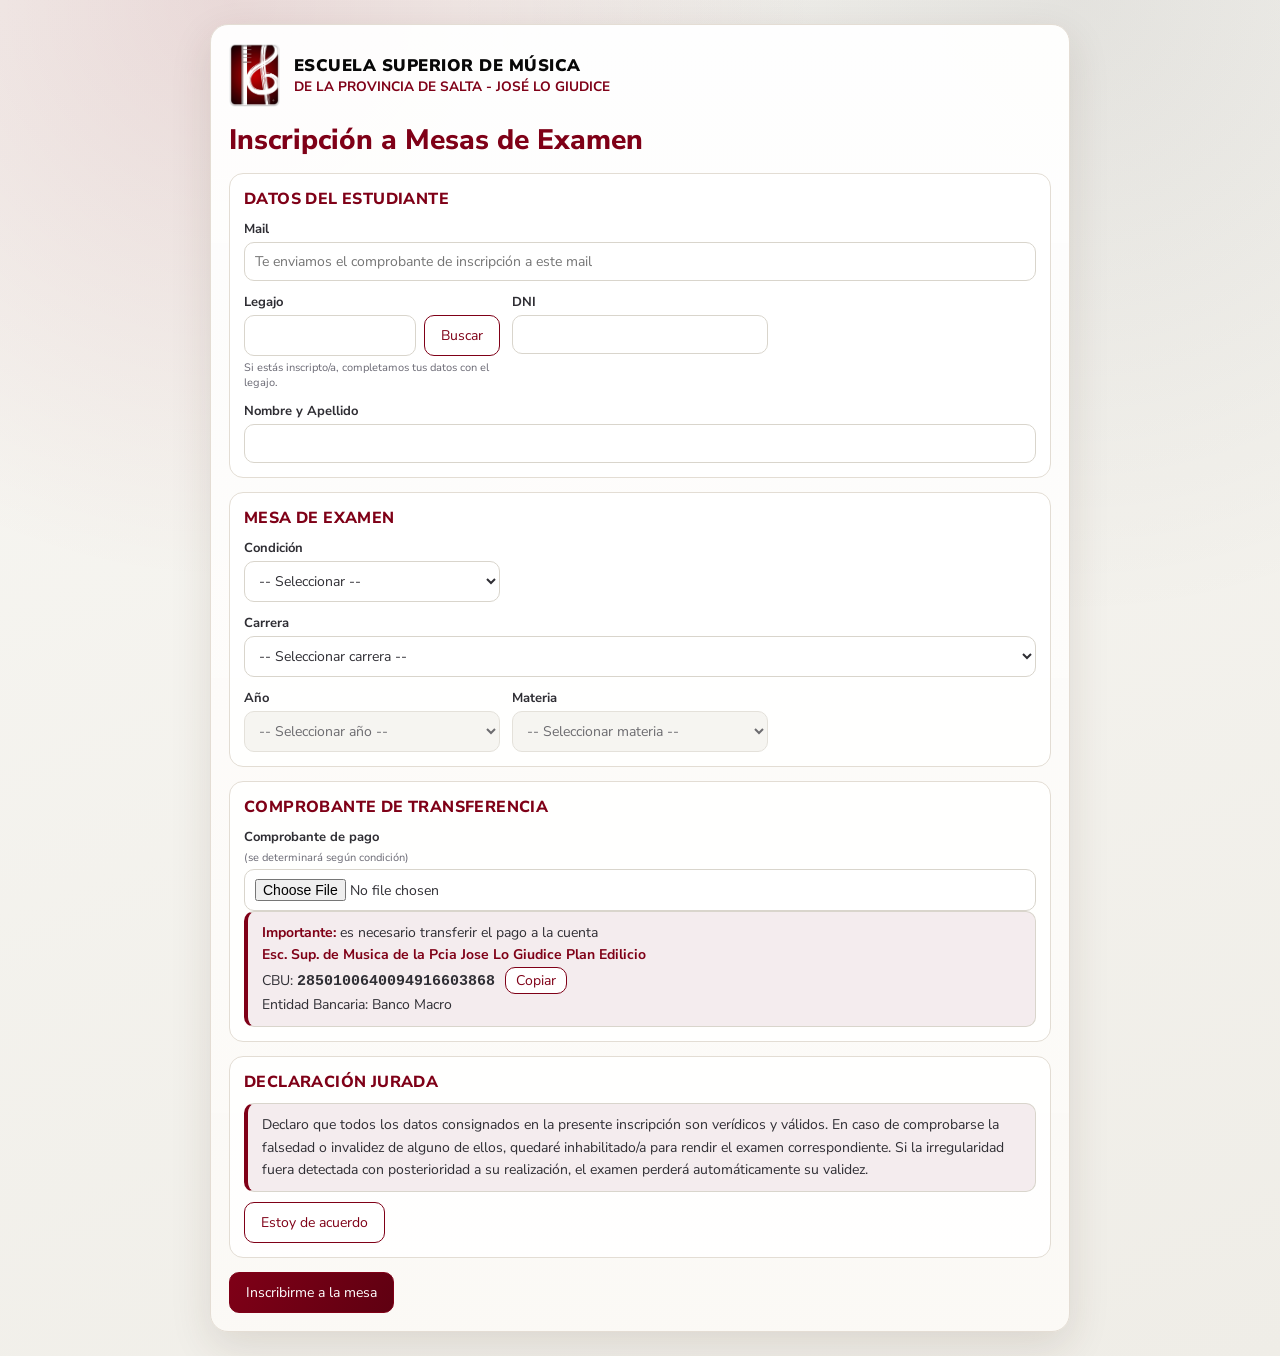
<file: _inscripcion_mesas.html>
<!DOCTYPE html>
<html lang="es">
<head>
<meta charset="utf-8">
<meta name="viewport" content="width=device-width, initial-scale=1.0">
<title>Inscripción a Mesas de Examen - Escuela Superior de Música</title>
<link href="https://fonts.googleapis.com/css2?family=Nunito+Sans:wght@400;600;700;800;900&display=swap" rel="stylesheet">
<style>
    :root { --accent: #7f0017; --text: #2f2e34; --soft: #6b6a75; --line: #d9d5cc; }
    * { box-sizing: border-box; }
    body { font-family: "Nunito Sans", "Futura PT", Futura, "Trebuchet MS", sans-serif; margin: 0; min-height: 100vh; color: var(--text);
        background: radial-gradient(circle at 18% 0%, rgba(127,0,23,.12), transparent 34%), radial-gradient(circle at 84% 0%, rgba(8,8,8,.08), transparent 36%), linear-gradient(160deg, #f8f7f3, #efede7); }
    .wrap { width: min(860px, 94vw); margin: 24px auto; background: linear-gradient(180deg, rgba(255,255,255,.95), rgba(252,250,246,.96));
        border: 1px solid #e4ddd4; border-radius: 18px; padding: 18px; box-shadow: 0 14px 42px rgba(64,40,22,.12); }
    .brand { display: flex; align-items: center; gap: 14px; margin-bottom: 14px; }
    .brand img { height: 64px; }
    .brand .l1 { font-weight: 900; letter-spacing: .5px; text-transform: uppercase; font-size: 1.05rem; color: #080808; }
    .brand .l2 { font-weight: 700; font-size: .85rem; color: var(--accent); text-transform: uppercase; }
    h1 { margin: 0 0 14px; font-size: clamp(1.3rem, 2.2vw, 2rem); font-weight: 800; color: var(--accent); }
    h2 { margin: 0 0 10px; font-size: 1rem; font-weight: 800; color: var(--accent); text-transform: uppercase; letter-spacing: .4px; }
    .card { background: rgba(255,255,255,.92); border: 1px solid #e3ddd4; border-radius: 14px; padding: 14px; margin-bottom: 14px; }
    .grid { display: grid; grid-template-columns: repeat(auto-fit, minmax(240px, 1fr)); gap: 12px; }
    .grid .full { grid-column: 1 / -1; }
    label { display: flex; flex-direction: column; font-weight: 700; font-size: 13px; gap: 4px; }
    label small { font-weight: 400; color: var(--soft); }
    select, input { padding: 9px 10px; font-size: 14px; border: 1px solid var(--line); border-radius: 10px; font-family: inherit; background: #fff; color: var(--text); width: 100%; }
    select:focus, input:focus { outline: 2px solid rgba(127,0,23,.35); }
    select:disabled { background: #f3f1ec; }
    .row { display: flex; gap: 8px; }
    button { padding: 10px 16px; border: 1px solid var(--accent); border-radius: 10px; cursor: pointer; font-size: 14px; font-family: inherit; background: linear-gradient(120deg, #7f0017, #5f0011); color: #fff; }
    button.sec { background: #fff; color: var(--accent); white-space: nowrap; }
    button:disabled { opacity: .6; cursor: default; }
    .aviso { background: #f4ecee; border: 1px solid var(--line); border-left: 4px solid var(--accent); border-radius: 10px; padding: 10px 14px; font-size: 14px; line-height: 1.6; }
    .aviso strong { color: var(--accent); }
    .aviso code { font-size: 15px; font-weight: 700; user-select: all; }
    .ok { background: #edf6ee; border-color: #8bbf93; color: #1f5a2a; border-left-color: #2f8a41; }
    .err { background: #fbeaea; border-color: #e0a5a5; color: #8a1f1f; }
    .nota { font-size: 12px; color: var(--soft); margin-top: 6px; }
    #preview { max-width: 100%; max-height: 220px; margin-top: 8px; border: 1px solid var(--line); border-radius: 10px; }
    .correlativas { font-size: 13px; padding: 8px 11px; }
    .libreta-slot { padding: 10px; border: 1px solid var(--line); border-radius: 10px; background: #faf9f6; }
    .libreta-slot img { max-width: 100%; max-height: 180px; margin-top: 8px; border-radius: 8px; }
    #aceptar[aria-pressed="true"] { background: #edf6ee; color: #1f5a2a; border-color: #8bbf93; }
    [hidden] { display: none !important; }
    .trampa { position: absolute; left: -9999px; }
</style>
</head>
<body>
<div class="wrap">
    <div class="brand">
        <img src="img/icono.png" alt="Logo Escuela Superior de Música">
        <div>
            <div class="l1">Escuela Superior de Música</div>
            <div class="l2">de la Provincia de Salta - José Lo Giudice</div>
        </div>
    </div>
    <h1>Inscripción a Mesas de Examen</h1>

    <form id="form" novalidate autocomplete="on">
        <div class="card">
            <h2>Datos del estudiante</h2>
            <div class="grid">
                <label class="full">Mail
                    <input type="email" id="email" autocomplete="email" placeholder="Te enviamos el comprobante de inscripción a este mail" required>
                </label>
                <label>Legajo
                    <div class="row">
                        <input type="text" id="legajo" inputmode="numeric" autocomplete="off" required>
                        <button type="button" class="sec" id="buscar">Buscar</button>
                    </div>
                    <small id="estadoLegajo">Si estás inscripto/a, completamos tus datos con el legajo.</small>
                </label>
                <label>DNI
                    <input type="text" id="dni" inputmode="numeric" autocomplete="off" required>
                </label>
                <label class="full">Nombre y Apellido
                    <input type="text" id="nombre" autocomplete="name" required>
                </label>
            </div>
        </div>

        <div class="card">
            <h2>Mesa de examen</h2>
            <div class="grid">
                <label>Condición
                    <select id="condicion" required>
                        <option value="">-- Seleccionar --</option>
                        <option>Regular</option><option>Libre</option>
                    </select>
                </label>
                <label class="full">Carrera
                    <select id="carrera" required><option value="">-- Seleccionar carrera --</option></select>
                </label>
                <label>Año
                    <select id="anio" disabled required><option value="">-- Seleccionar año --</option></select>
                </label>
                <label>Materia
                    <select id="materia" disabled required><option value="">-- Seleccionar materia --</option></select>
                </label>
                <div id="infoCorrelativas" class="aviso correlativas full" hidden aria-live="polite"></div>
                <div id="fotosLibreta" class="full" hidden>
                    <h2>Fotos de la libreta</h2>
                    <p class="nota">Subí una foto legible por cada materia que el plan exige tener aprobada.</p>
                    <div id="camposLibreta" class="grid"></div>
                </div>
            </div>
        </div>

        <div class="card">
            <h2>Comprobante de Transferencia</h2>
            <div class="grid">
                <label id="lblComprobante" class="full">Comprobante de pago <small id="reqComprobante">(se determinará según condición)</small>
                    <input type="file" id="comprobante" accept="image/*">
                    <img id="preview" alt="Vista previa del comprobante" hidden>
                </label>
            </div>
            <div class="aviso full">
                <strong>Importante:</strong> es necesario transferir el pago a la cuenta<br>
                <strong>Esc. Sup. de Musica de la Pcia Jose Lo Giudice Plan Edilicio</strong><br>
                CBU: <code id="cbu">2850100640094916603868</code>
                <button type="button" class="sec" id="copiarCbu" style="padding:3px 10px;margin-left:6px">Copiar</button><br>
                Entidad Bancaria: Banco Macro
            </div>
        </div>

        <div class="card">
            <h2>Declaración jurada</h2>
            <div class="aviso">
                Declaro que todos los datos consignados en la presente inscripción son verídicos y válidos. 
                En caso de comprobarse la falsedad o invalidez de alguno de ellos, quedaré inhabilitado/a para rendir el examen correspondiente. 
                Si la irregularidad fuera detectada con posterioridad a su realización, el examen perderá automáticamente su validez.
            </div>
            <button type="button" class="sec" id="aceptar" aria-pressed="false" style="margin-top:10px">Estoy de acuerdo</button>
        </div>

        <input class="trampa" type="text" id="web" tabindex="-1" autocomplete="off" aria-hidden="true">
        <div id="mensaje" class="aviso" hidden role="status"></div>
        <div class="row" style="margin-top:12px">
            <button type="submit" id="enviar">Inscribirme a la mesa</button>
        </div>
    </form>
</div>

<script src="js/catalogo_materias.js"></script>
<script src="js/correlativas_mesas.js"></script>
<script>
// URL de la aplicación web de Apps Script (ver apps_script_mesas.gs). Vacío = no envía.
const MESAS_URL = "https://script.google.com/macros/s/AKfycbw9W6ONxLtr7rwhl06X4rHcI784mGRkIIaszMLIpewsXyuZjLWHG-db5Q3mB17MxAMU2A/exec";

// Planillas de inscripciones de donde se precargan nombre, apellido y DNI a partir del legajo.
const FUENTES_LEGAJO = [
    { carrera: "Trayecto Artístico Profesional (TAP)", sheetId: "1YoyK2aw8x-RJAANB4enPna8HWspLML8aAYr4D_epI2s" }
];
const MAX_LADO = 1600; // px del comprobante antes de enviarlo

const $ = id => document.getElementById(id);
const selC = $("carrera"), selA = $("anio"), selM = $("materia");
const CARRERAS_MESAS = [
    "Trayecto Artístico Profesional (TAP)",
    "Profesorado de Música con Orientación en Instrumento",
    "Profesorado en Música con Orientación en Educación Musical"
];
CARRERAS_MESAS.filter(c => CATALOGO[c]).forEach(c => selC.add(new Option(c, c)));

function llenar(sel, vacio, valores) {
    sel.replaceChildren(new Option(vacio, ""), ...valores.map(v => new Option(v, v)));
}

selC.addEventListener("change", () => {
    llenar(selA, "-- Seleccionar año --", Object.keys(CATALOGO[selC.value] || {}));
    selA.disabled = !selC.value;
    selA.dispatchEvent(new Event("change"));
});
selA.addEventListener("change", () => {
    const materias = (CATALOGO[selC.value] || {})[selA.value] || [];
    llenar(selM, "-- Seleccionar materia --", materias);
    selM.disabled = !selA.value;
    selM.dispatchEvent(new Event("change"));
});
selM.addEventListener("change", () => {
    actualizarCorrelativas();
    actualizarEstadoComprobante();
});
const materia = () => selM.value;
let fotosLibreta = [];
let aceptaDeclaracion = false;
let revisionCorrelativas = 0;

function actualizarEstadoComprobante() {
    const condicion = $("condicion").value;
    const regla = buscarRegla($("carrera").value, selM.value);
    const cantidadFotos = regla ? regla.approved.length : 0;
    const esLibre = condicion === "Libre";
    const tieneComoRequisito = cantidadFotos > 0;
    
    if (esLibre || tieneComoRequisito) {
        $("reqComprobante").textContent = "(obligatorio)";
    } else {
        $("reqComprobante").textContent = "(opcional)";
    }
}

function normalizarMateria(texto) {
    return texto.toLowerCase().normalize("NFD").replace(/[\u0300-\u036f]/g, "")
        .replace(/\binstrumenta\b/g, "instrumental").replace(/\s+/g, " ").trim();
}

function buscarRegla(carrera, nombre) {
    const reglas = (CORRELATIVAS_MESAS[carrera] || {}).rules || [];
    const nombreNormalizado = normalizarMateria(nombre);
    return reglas.find(r => {
        const titulo = normalizarMateria(r.title);
        return nombreNormalizado === titulo || nombreNormalizado.startsWith(titulo + ":");
    });
}

function actualizarCorrelativas() {
    const info = $("infoCorrelativas"), fotos = $("fotosLibreta"), campos = $("camposLibreta");
    revisionCorrelativas++;
    fotosLibreta = [];
    campos.replaceChildren();
    if (!selM.value) {
        info.hidden = true;
        fotos.hidden = true;
        return;
    }

    const plan = CORRELATIVAS_MESAS[selC.value];
    const regla = buscarRegla(selC.value, selM.value);
    const cursos = plan ? plan.courses : {};
    const lista = codigos => codigos.map(codigo => cursos[codigo.trim()] || `Correlativa ${codigo.trim()} (verificar plan)`);
    const regular = regla ? lista(regla.regular) : [];
    const aprobadas = regla ? lista(regla.approved) : [];
    info.innerHTML = "";
    const texto = document.createElement("span");
    texto.textContent = [
        regular.length ? `Debe tener regularizadas: ${regular.join(", ")}.` : "",
        aprobadas.length ? `Debe tener aprobadas: ${aprobadas.join(", ")}.` : "",
        !regular.length && !aprobadas.length ? "El plan no indica correlativas para rendir esta materia." : ""
    ].filter(Boolean).join(" ");
    info.appendChild(texto);
    info.hidden = false;

    // Mostrar sección de fotos si hay regularizadas O aprobadas
    fotos.hidden = !regular.length && !aprobadas.length;
    
    // Crear campos para regularizadas (opcionales)
    regular.forEach((nombre, indice) => {
        const revision = revisionCorrelativas;
        const contenedor = document.createElement("label");
        contenedor.className = "libreta-slot";
        const titulo = document.createElement("span");
        titulo.textContent = `Foto de la libreta: ${nombre} (opcional)`;
        const entrada = document.createElement("input");
        entrada.type = "file";
        entrada.accept = "image/*";
        entrada.required = false;
        entrada.multiple = false;
        entrada.id = `foto_regular_${indice}_${Date.now()}`;
        entrada.addEventListener("change", async () => {
            fotosLibreta[`regular_${indice}`] = null;
            const anterior = contenedor.querySelector("img");
            if (anterior) anterior.remove();
            const archivo = entrada.files[0];
            if (!archivo) return;
            if (!archivo.type.startsWith("image/")) {
                entrada.value = "";
                return mostrar("Las fotos de la libreta deben ser imágenes.", "err");
            }
            try {
                const imagen = await leerImagen(archivo);
                if (revision !== revisionCorrelativas) return;
                fotosLibreta[`regular_${indice}`] = { ...imagen, materia: nombre };
                const vista = document.createElement("img");
                vista.src = imagen.dataUrl;
                vista.alt = `Vista previa: ${nombre}`;
                contenedor.appendChild(vista);
                $("mensaje").hidden = true;
            } catch (err) {
                entrada.value = "";
                mostrar(err.message, "err");
            }
        });
        contenedor.append(titulo, entrada);
        campos.appendChild(contenedor);
    });
    
    // Crear campos para aprobadas (obligatorias)
    aprobadas.forEach((nombre, indice) => {
        const revision = revisionCorrelativas;
        const contenedor = document.createElement("label");
        contenedor.className = "libreta-slot";
        const titulo = document.createElement("span");
        titulo.textContent = `Foto de la libreta: ${nombre}`;
        const entrada = document.createElement("input");
        entrada.type = "file";
        entrada.accept = "image/*";
        entrada.required = true;
        entrada.multiple = false;
        entrada.id = `foto_aprobada_${indice}_${Date.now()}`;
        entrada.addEventListener("change", async () => {
            fotosLibreta[`aprobada_${indice}`] = null;
            const anterior = contenedor.querySelector("img");
            if (anterior) anterior.remove();
            const archivo = entrada.files[0];
            if (!archivo) return;
            if (!archivo.type.startsWith("image/")) {
                entrada.value = "";
                return mostrar("Las fotos de la libreta deben ser imágenes.", "err");
            }
            try {
                const imagen = await leerImagen(archivo);
                if (revision !== revisionCorrelativas) return;
                fotosLibreta[`aprobada_${indice}`] = { ...imagen, materia: nombre };
                const vista = document.createElement("img");
                vista.src = imagen.dataUrl;
                vista.alt = `Vista previa: ${nombre}`;
                contenedor.appendChild(vista);
                $("mensaje").hidden = true;
            } catch (err) {
                entrada.value = "";
                mostrar(err.message, "err");
            }
        });
        contenedor.append(titulo, entrada);
        campos.appendChild(contenedor);
    });
}

// ---- Precarga por legajo (gviz JSONP: pide solo la fila de ese legajo) ----
function consultar(sheetId, where) {
    return new Promise(resolve => {
        const cb = "__leg" + Date.now() + Math.floor(Math.random() * 1e6);
        const s = document.createElement("script");
        const fin = v => { delete window[cb]; s.remove(); resolve(v); };
        window[cb] = d => {
            if (!d || d.status !== "ok" || !d.table.rows.length) return fin(null);
            const v = c => (c && c.v != null ? String(c.v).trim() : "");
            const r = d.table.rows.map(r => ({ nombre: v(r.c[0]), apellido: v(r.c[1]), dni: v(r.c[2]) })).find(x => x.nombre || x.apellido);
            fin(r || null);
        };
        s.onerror = () => fin(null);
        s.src = `https://docs.google.com/spreadsheets/d/${sheetId}/gviz/tq?sheet=Inscripciones`
            + `&tq=${encodeURIComponent("select C,D,F where " + where + " limit 5")}&tqx=${encodeURIComponent("out:json;responseHandler:" + cb)}`;
        document.head.appendChild(s);
    });
}
// La columna Legajo puede ser numérica o de texto según la planilla
async function buscarEn(sheetId, legajo) {
    if (/^\d+$/.test(legajo)) {
        const r = await consultar(sheetId, `I = ${legajo}`);
        if (r) return r;
    }
    return consultar(sheetId, `I = '${legajo}'`);
}

async function buscarLegajo() {
    const legajo = $("legajo").value.trim();
    const est = $("estadoLegajo");
    if (!/^[\w.-]{1,20}$/.test(legajo)) { est.textContent = "Ingresá un legajo válido."; return; }
    est.textContent = "Buscando...";
    const res = await Promise.all(FUENTES_LEGAJO.map(f => buscarEn(f.sheetId, legajo).then(r => r && { ...r, carrera: f.carrera })));
    const r = res.find(Boolean);
    if (!r || legajo !== $("legajo").value.trim()) {
        if (!r) est.textContent = "No encontramos ese legajo: completá tus datos a mano.";
        return;
    }
    $("nombre").value = [r.nombre, r.apellido].filter(Boolean).join(" ");
    if (r.dni) $("dni").value = r.dni;
    if (!selC.value) { selC.value = r.carrera; selC.dispatchEvent(new Event("change")); }
    est.textContent = "Datos completados: revisalos antes de enviar.";
}
$("buscar").onclick = buscarLegajo;
$("legajo").addEventListener("change", buscarLegajo);

$("condicion").addEventListener("change", () => {
    actualizarEstadoComprobante();
});

$("copiarCbu").onclick = async e => {
    try { await navigator.clipboard.writeText($("cbu").textContent); e.target.textContent = "Copiado"; }
    catch { e.target.textContent = "Seleccionalo"; }
    setTimeout(() => e.target.textContent = "Copiar", 1800);
};

$("aceptar").addEventListener("click", e => {
    aceptaDeclaracion = !aceptaDeclaracion;
    e.currentTarget.setAttribute("aria-pressed", String(aceptaDeclaracion));
    e.currentTarget.textContent = aceptaDeclaracion ? "Estoy de acuerdo ✓" : "Estoy de acuerdo";
});

// ---- Comprobante: se achica en el navegador para que el envío sea liviano ----
let comprobante = null; // { nombre, tipo, base64 }
function leerImagen(file) {
    return new Promise((resolve, reject) => {
        const url = URL.createObjectURL(file), img = new Image();
        img.onload = () => {
            const k = Math.min(1, MAX_LADO / Math.max(img.width, img.height));
            const cv = document.createElement("canvas");
            cv.width = Math.round(img.width * k); cv.height = Math.round(img.height * k);
            cv.getContext("2d").drawImage(img, 0, 0, cv.width, cv.height);
            URL.revokeObjectURL(url);
            const dataUrl = cv.toDataURL("image/jpeg", 0.82);
            resolve({ nombre: file.name.replace(/\.[^.]+$/, "") + ".jpg", tipo: "image/jpeg", base64: dataUrl.split(",")[1], dataUrl });
        };
        img.onerror = () => { URL.revokeObjectURL(url); reject(new Error("No se pudo leer la imagen. Probá con una foto JPG o PNG.")); };
        img.src = url;
    });
}
$("comprobante").addEventListener("change", async e => {
    comprobante = null; $("preview").hidden = true;
    const f = e.target.files[0];
    if (!f) return;
    if (!f.type.startsWith("image/")) { e.target.value = ""; return mostrar("El comprobante debe ser una imagen.", "err"); }
    try {
        comprobante = await leerImagen(f);
        $("preview").src = comprobante.dataUrl; $("preview").hidden = false;
        $("mensaje").hidden = true;
    } catch (err) { e.target.value = ""; mostrar(err.message, "err"); }
});

function mostrar(texto, tipo = "") {
    const m = $("mensaje");
    m.className = "aviso " + tipo; m.textContent = texto; m.hidden = false;
    m.scrollIntoView({ behavior: "smooth", block: "center" });
}

function validar() {
    const v = id => $(id).value.trim();
    if (!/^[^\s@]+@[^\s@]+\.[^\s@]+$/.test(v("email"))) return "Ingresá un mail válido.";
    if (!/^[\w.-]{1,20}$/.test(v("legajo"))) return "Ingresá tu legajo.";
    if (v("nombre").length < 3) return "Ingresá tu nombre y apellido.";
    if (!/^\d{6,9}$/.test(v("dni").replace(/\./g, ""))) return "Ingresá un DNI válido (solo números).";
    for (const [id, txt] of [["condicion", "la condición"], ["carrera", "la carrera"], ["anio", "el año"]])
        if (!v(id)) return `Elegí ${txt}.`;
    if (!materia()) return "Elegí la materia.";
    
    const regla = buscarRegla(v("carrera"), materia());
    const plan = CORRELATIVAS_MESAS[v("carrera")];
    const cursos = plan ? plan.courses : {};
    const lista = codigos => codigos.map(codigo => cursos[codigo.trim()] || `Correlativa ${codigo.trim()} (verificar plan)`);
    const regularizadas = regla ? lista(regla.regular) : [];
    const aprobadas = regla ? lista(regla.approved) : [];
    
    // Validar que todas las aprobadas tengan foto (obligatorias)
    const fotosAprobadas = aprobadas.filter((_, i) => fotosLibreta[`aprobada_${i}`]);
    if (fotosAprobadas.length !== aprobadas.length) {
        return "Adjuntá una foto legible de la libreta por cada materia que debés tener aprobada.";
    }
    
    // Comprobante: obligatorio si es "Libre" o si hay materias (regularizadas o aprobadas)
    const esLibre = v("condicion") === "Libre";
    const tieneCorrelativas = regularizadas.length > 0 || aprobadas.length > 0;
    
    if ((esLibre || tieneCorrelativas) && !comprobante) {
        return "Adjuntá el comprobante de la transferencia.";
    }
    
    if (!aceptaDeclaracion) return "Aceptá la declaración jurada para continuar.";
    return "";
}

$("form").addEventListener("submit", async e => {
    e.preventDefault();
    if ($("web").value) return; // campo trampa: lo completan solo los bots
    const error = validar();
    if (error) return mostrar(error, "err");
    if (!MESAS_URL) return mostrar("La inscripción todavía no está configurada (falta la URL del Apps Script).", "err");
    const btn = $("enviar"); btn.disabled = true; btn.textContent = "Enviando...";
    const v = id => $(id).value.trim();
    const registro = {
        email: v("email"), legajo: v("legajo"), nombre: v("nombre"), dni: v("dni").replace(/\./g, ""),
        condicion: v("condicion"), carrera: v("carrera"), anio: v("anio"), materia: materia(),
        declaracionAceptada: aceptaDeclaracion
    };
    try {
        // Igual que en las inscripciones: POST sin CORS; la respuesta no es legible, el mail llega desde el Apps Script
        await fetch(MESAS_URL, {
            method: "POST", mode: "no-cors", headers: { "Content-Type": "text/plain;charset=UTF-8" },
            body: JSON.stringify({
                action: "mesa",
                registro,
                comprobante: comprobante && { nombre: comprobante.nombre, tipo: comprobante.tipo, base64: comprobante.base64 },
                fotosLibreta: fotosLibreta.map(({ nombre, tipo, base64, materia: nombreMateria }) => ({
                    nombre, tipo, base64, materia: nombreMateria
                }))
            })
        });
        mostrar(`¡Listo! Registramos tu inscripción a ${registro.materia}. En unos minutos te enviamos el comprobante a ${registro.email}. Si no lo ves, revisá la carpeta de spam.`, "ok");
        $("form").reset(); comprobante = null; $("preview").hidden = true;
        fotosLibreta = []; aceptaDeclaracion = false;
        $("aceptar").setAttribute("aria-pressed", "false");
        $("aceptar").textContent = "Estoy de acuerdo";
        selC.dispatchEvent(new Event("change"));
        $("estadoLegajo").textContent = "Si estás inscripto/a, completamos tus datos con el legajo.";
    } catch (err) {
        mostrar("No se pudo enviar la inscripción. Revisá tu conexión e intentá de nuevo.", "err");
    } finally {
        btn.disabled = false; btn.textContent = "Inscribirme a la mesa";
    }
});
</script>
</body>
</html>
</file>
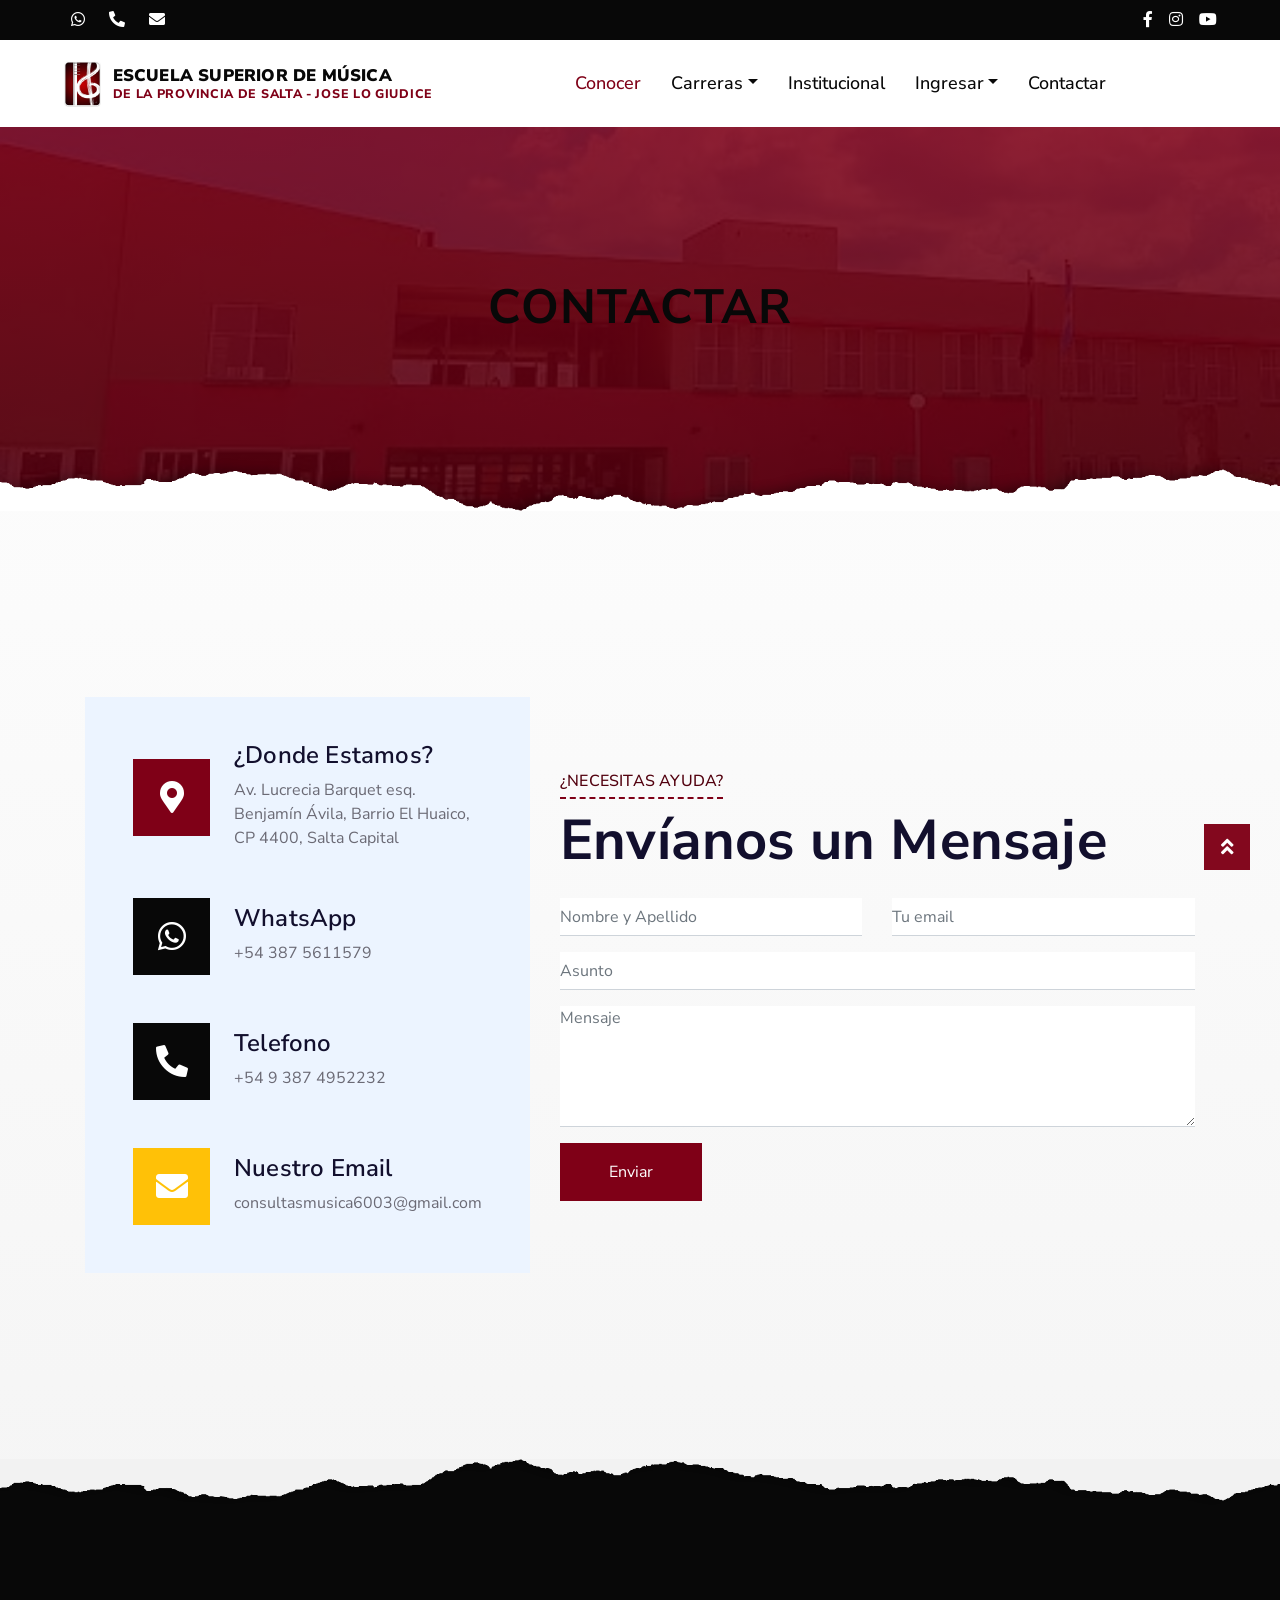
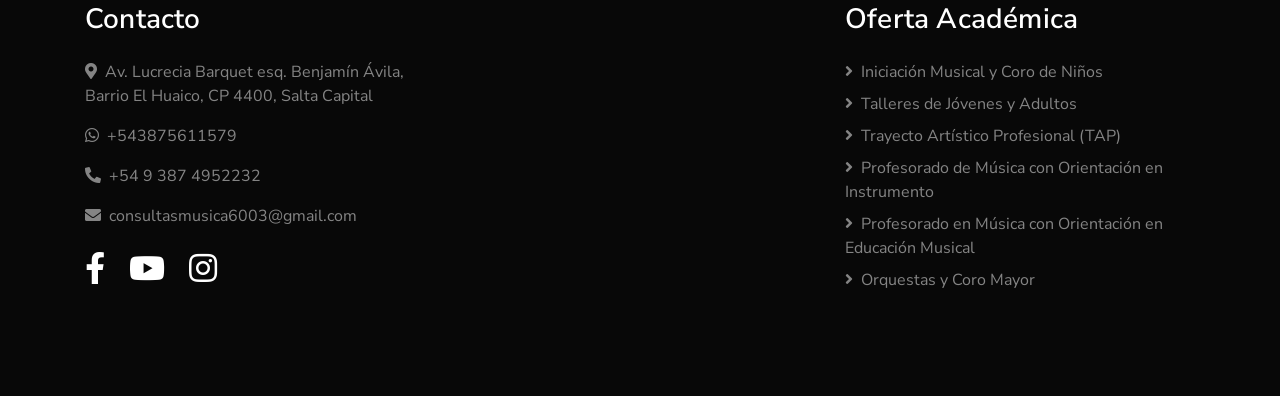
<file: contact.html>
<!DOCTYPE html>
<html lang="es-AR">

<head>
    <meta charset="utf-8">
    <title>Escuela Superior de Música - Jose Lo Giudice</title>
    <meta content="width=device-width, initial-scale=1.0" name="viewport">
    <meta content="Free HTML Templates" name="keywords">
    <meta content="Free HTML Templates" name="description">

    <!-- Favicon -->
    <link href="img/favicon.ico" rel="icon">

    <!-- Google Web Fonts -->
    <link rel="preconnect" href="https://fonts.gstatic.com">
    <link href="https://fonts.googleapis.com/css2?family=Nunito+Sans:wght@400;600;700;800;900&display=swap" rel="stylesheet"> 

    <!-- Font Awesome -->
    <link href="https://cdnjs.cloudflare.com/ajax/libs/font-awesome/5.10.0/css/all.min.css" rel="stylesheet">

    <!-- Libraries Stylesheet -->
    <link href="lib/owlcarousel/assets/owl.carousel.min.css" rel="stylesheet">

    <!-- Customized Bootstrap Stylesheet -->
    <link href="css/style.css" rel="stylesheet">
</head>

<body>
    <div class="brand-ribbon" aria-label="Nombre institucional">
        <span class="line-1">ESCUELA SUPERIOR DE MUSICA</span>
        <span class="line-2">DE LA PROVINCIA - JOSE LO GIUDICE</span>
    </div>

    <!-- Topbar Start -->
    <div class="container-fluid bg-dark">
        <div class="row py-2 px-lg-5">
            <div class="col-lg-6 text-center text-lg-left mb-2 mb-lg-0">
                <div class="d-inline-flex align-items-center">
                    <a class="text-white px-2" href="https://wa.me/5493875611579">
                        <i class="fab fa-whatsapp mr-2"></i>                     
                    </a>
                    <a class="text-white px-2" href="tel:+543874952232">
                        <i class="fa fa-phone-alt mr-2"></i>                     
                    </a>                    
                    <a class="text-white px-2" href="mailto:consultasmusica6003@gmail.com">
                        <i class="fa fa-envelope mr-2"></i>                     
                    </a>                                        
                </div>
            </div>
            <div class="col-lg-6 text-center text-lg-right">
                <div class="d-inline-flex align-items-center">
                    <a class="text-white px-2" href="https://www.facebook.com/profile.php?id=100092569306493">
                        <i class="fab fa-facebook-f"></i>
                    </a>
                    <a class="text-white px-2" href="https://www.instagram.com/esm.salta/?hl=es">
                        <i class="fab fa-instagram"></i>
                    </a>
                    <a class="text-white pl-2" href="https://www.youtube.com/@escuelademusicajoselogiudi229">
                        <i class="fab fa-youtube"></i>
                    </a>
                </div>
            </div>
        </div>
    </div>
    <!-- Topbar End -->

    <!-- Navbar Start -->
    <div class="container-fluid p-0">
        <nav class="navbar navbar-expand-lg bg-white navbar-light py-3 py-lg-0 px-lg-5">
            <a href="index.html" class="navbar-brand ml-lg-3">
                <h1 class="m-0 d-flex align-items-center">
                    <img src="img/icono.png" alt="Logo Escuela Superior de Música">
                    <span class="brand-title">
                        <span class="line-1">Escuela Superior de Música</span>
                        <span class="line-2">De la Provincia de Salta - Jose Lo Giudice</span>
                    </span>
                </h1>
            </a>
            <button type="button" class="navbar-toggler" data-toggle="collapse" data-target="#navbarCollapse">
                <span class="navbar-toggler-icon"></span>
            </button>
            <div class="collapse navbar-collapse justify-content-between px-lg-3" id="navbarCollapse">
                <div class="navbar-nav mx-auto py-0">
                    <a href="index.html" class="nav-item nav-link active">Conocer</a>
                    <div class="nav-item dropdown">
                        <a href="#" class="nav-link dropdown-toggle" data-toggle="dropdown">Carreras</a>
                        <div class="dropdown-menu m-0">
                            <a href="im.html" class="dropdown-item">Iniciación Musical y Coro de Niños</a>
                            <a href="talleres.html" class="dropdown-item">Talleres de Jóvenes y Adultos</a>
                            <a href="tap.html" class="dropdown-item">Trayecto Artístico Profesional (TAP)</a>
                            <a href="prof_inst.html" class="dropdown-item">Profesorado de Música con Orientación en Instrumento</a>
                            <a href="prof_ed.html" class="dropdown-item">Profesorado en Música con Orientación en Educación Musical</a>
                            <a href="coro_y_orq.html" class="dropdown-item">Orquestas y Coro Mayor</a>
                        </div>
                    </div>
                    <a href="course.html" class="nav-item nav-link">Institucional</a>
                    <div class="nav-item dropdown">
                        <a href="#" class="nav-link dropdown-toggle" data-toggle="dropdown">Ingresar</a>
                        <div class="dropdown-menu m-0">
                            <a href="estudiante.html" class="dropdown-item">Estudiantes</a>
                            <a href="docente.html" class="dropdown-item">Docentes</a>
                            <a href="admin.html" class="dropdown-item">Administración</a>
                        </div>
                    </div>
                    <a href="contact.html" class="nav-item nav-link">Contactar</a>
                </div>
            </div>
        </nav>
    </div>
    <!-- Navbar End -->


    <!-- Header Start -->
    <div class="jumbotron jumbotron-fluid page-header position-relative overlay-bottom" style="margin-bottom: 90px;">
                <div class="container text-center py-5">
            <div class="hero-brand mt-4 mb-5">
                <h1 class="line-1">CONTACTAR</h1>
            </div>
        </div>
    </div>
    <!-- Header End -->


    <!-- Contact Start -->
    <div class="container-fluid py-5">
        <div class="container py-5">
            <div class="row align-items-center">
                <div class="col-lg-5 mb-5 mb-lg-0">
                    <div class="bg-light d-flex flex-column justify-content-center px-5 py-5" style="min-height: 450px;">
                        <div class="d-flex align-items-center mb-5">
                            <div class="btn-icon bg-primary mr-4">
                                <i class="fa fa-2x fa-map-marker-alt text-white"></i>
                            </div>
                            <div class="mt-n1">
                                <h4>¿Donde Estamos?</h4>
                                <p class="m-0"><a class="text-body" href="https://maps.app.goo.gl/GKJMQkvb2XkfrsT27" target="_blank" rel="noopener noreferrer">Av. Lucrecia Barquet esq. Benjamín Ávila, Barrio El Huaico, CP 4400, Salta Capital</a></p>
                            </div>
                        </div>
                        <div class="d-flex align-items-center mb-5">
                            <div class="btn-icon bg-secondary mr-4">
                                <i class="fab fa-2x fa-whatsapp text-white"></i>
                            </div>
                            <div class="mt-n1">
                                <h4>WhatsApp</h4>
                                <p class="m-0"><a class="text-body" href="https://wa.me/5493875611579">+54 387 5611579</a></p>
                            </div>
                        </div>                        
                        <div class="d-flex align-items-center mb-5">
                            <div class="btn-icon bg-secondary mr-4">
                                <i class="fa fa-2x fa-phone-alt text-white"></i>
                            </div>
                            <div class="mt-n1">
                                <h4>Telefono</h4>
                                <p class="m-0"><a class="text-body" href="tel:+5493874952232">+54 9 387 4952232</a></p>
                            </div>
                        </div>
                        <div class="d-flex align-items-center">
                            <div class="btn-icon bg-warning mr-4">
                                <i class="fa fa-2x fa-envelope text-white"></i>
                            </div>
                            <div class="mt-n1">
                                <h4>Nuestro Email</h4>
                                <p class="m-0"><a class="text-body" href="mailto:consultasmusica6003@gmail.com">consultasmusica6003@gmail.com</a></p>
                            </div>
                        </div>
                    </div>
                </div>
                <div class="col-lg-7">
                    <div class="section-title position-relative mb-4">
                        <h6 class="d-inline-block position-relative text-secondary text-uppercase pb-2">¿Necesitas Ayuda?</h6>
                        <h1 class="display-4">Envíanos un Mensaje</h1>
                    </div>
                    <div class="contact-form">
                        <form id="contactForm" action="https://formsubmit.co/ajax/infoweb.esm@gmail.com" method="POST">
                            <input type="hidden" name="_subject" value="Nuevo mensaje desde la web - Escuela Superior de Música">
                            <input type="hidden" name="_template" value="table">
                            <input type="hidden" name="_captcha" value="false">
                            <input type="hidden" name="_replyto" id="contactReplyTo" value="">
                            <input type="text" name="_honey" style="display:none">
                            <div class="row">
                                <div class="col-6 form-group">
                                    <input type="text" name="Nombre y Apellido" class="form-control border-top-0 border-right-0 border-left-0 p-0" placeholder="Nombre y Apellido" required>
                                </div>
                                <div class="col-6 form-group">
                                    <input type="email" name="Email de contacto" class="form-control border-top-0 border-right-0 border-left-0 p-0" placeholder="Tu email" required>
                                </div>
                            </div>
                            <div class="form-group">
                                <input type="text" name="Asunto" class="form-control border-top-0 border-right-0 border-left-0 p-0" placeholder="Asunto" required>
                            </div>
                            <div class="form-group">
                                <textarea name="Mensaje" class="form-control border-top-0 border-right-0 border-left-0 p-0" rows="5" placeholder="Mensaje" required></textarea>
                            </div>
                            <div id="contactFormStatus" class="mb-3" style="display:none;"></div>
                            <div>
                                <button class="btn btn-primary py-3 px-5" type="submit" id="contactSubmitBtn">Enviar</button>
                            </div>
                        </form>
                    </div>
                </div>
            </div>
        </div>
    </div>
    <!-- Contact End -->


    <!-- Footer Start -->
    <div class="container-fluid position-relative overlay-top bg-dark text-white-50 py-5" style="margin-top: 90px;">
        <div class="container mt-5 pt-5">
            <div class="row">
                <div class="col-lg-4 col-md-6 mb-5">
                    <h3 class="text-white mb-4">Contacto</h3>
                    <p><i class="fa fa-map-marker-alt mr-2"></i>Av. Lucrecia Barquet esq. Benjamín Ávila, Barrio El Huaico, CP 4400, Salta Capital</p>
                    <p><i class="fab fa-whatsapp mr-2"></i><a class="text-white-50" href="https://wa.me/5493875611579">+543875611579</a></p>
                    <p><i class="fa fa-phone-alt mr-2"></i><a class="text-white-50" href="tel:+5493874952232">+54 9 387 4952232</a></p>
                    <p><i class="fa fa-envelope mr-2"></i><a class="text-white-50" href="mailto:consultasmusica6003@gmail.com">consultasmusica6003@gmail.com</a></p>
                    <div class="d-flex justify-content-start mt-4">
                        <a class="text-white mr-4" href="https://www.facebook.com/profile.php?id=100092569306493"><i class="fab fa-2x fa-facebook-f"></i></a>
                        <a class="text-white mr-4" href="https://www.instagram.com/esm.salta/?hl=es"><i class="fab fa-2x fa-youtube"></i></a>
                        <a class="text-white" href="https://www.youtube.com/@escuelademusicajoselogiudi229"><i class="fab fa-2x fa-instagram"></i></a>
                    </div>
                </div>
                <div class="col-lg-4 col-md-6 mb-5">
                    <div class="d-flex flex-column justify-content-start">
                        <iframe src="https://www.google.com/maps?q=-24.7216051,-65.420661&z=16&output=embed" title="Ubicación de la Escuela Superior de Música" class="w-100" height="250" style="border:0;" allowfullscreen="" loading="lazy" referrerpolicy="strict-origin-when-cross-origin"></iframe>
                    </div>
                </div>
                <div class="col-lg-4 col-md-6 mb-5">
                    <h3 class="text-white mb-4">Oferta Académica</h3>
                    <div class="d-flex flex-column justify-content-start">
                        <a class="text-white-50 mb-2" href="im.html"><i class="fa fa-angle-right mr-2"></i>Iniciación Musical y Coro de Niños</a>
                        <a class="text-white-50 mb-2" href="talleres.html"><i class="fa fa-angle-right mr-2"></i>Talleres de Jóvenes y Adultos</a>
                        <a class="text-white-50 mb-2" href="tap.html"><i class="fa fa-angle-right mr-2"></i>Trayecto Artístico Profesional (TAP)</a>
                        <a class="text-white-50 mb-2" href="prof_inst.html"><i class="fa fa-angle-right mr-2"></i>Profesorado de Música con Orientación en Instrumento</a>
                        <a class="text-white-50 mb-2" href="prof_ed.html"><i class="fa fa-angle-right mr-2"></i>Profesorado en Música con Orientación en Educación Musical</a>
                        <a class="text-white-50 mb-2" href="coro_y_orq.html"><i class="fa fa-angle-right mr-2"></i>Orquestas y Coro Mayor</a>
                    </div>
                </div>
            </div>
        </div>
    </div>
    <!-- Footer End -->

    <!-- Back to Top -->
    <a href="#" class="btn btn-lg btn-primary rounded-0 btn-lg-square back-to-top"><i class="fa fa-angle-double-up"></i></a>


    <!-- JavaScript Libraries -->
    <script src="https://code.jquery.com/jquery-3.4.1.min.js"></script>
    <script src="https://stackpath.bootstrapcdn.com/bootstrap/4.4.1/js/bootstrap.bundle.min.js"></script>
    <script src="lib/easing/easing.min.js"></script>
    <script src="lib/waypoints/waypoints.min.js"></script>
    <script src="lib/counterup/counterup.min.js"></script>
    <script src="lib/owlcarousel/owl.carousel.min.js"></script>

    <!-- Template Javascript -->
    <script src="js/main.js"></script>

    <!-- Contact Form (envio sin salir de la pagina, sin captcha) -->
    <script>
        document.addEventListener('DOMContentLoaded', function () {
            var form = document.getElementById('contactForm');
            if (!form) return;

            var statusBox = document.getElementById('contactFormStatus');
            var submitBtn = document.getElementById('contactSubmitBtn');
            var replyToField = document.getElementById('contactReplyTo');
            var emailField = form.querySelector('[name="Email de contacto"]');

            function mostrarEstado(mensaje, tipo) {
                statusBox.textContent = mensaje;
                statusBox.className = 'mb-3 alert alert-' + tipo;
                statusBox.style.display = 'block';
            }

            form.addEventListener('submit', function (e) {
                e.preventDefault();

                statusBox.style.display = 'none';

                if (replyToField && emailField) {
                    replyToField.value = emailField.value;
                }

                submitBtn.disabled = true;
                var textoOriginal = submitBtn.innerHTML;
                submitBtn.innerHTML = 'Enviando...';

                var formData = new FormData(form);

                fetch(form.action, {
                    method: 'POST',
                    body: formData,
                    headers: { 'Accept': 'application/json' }
                })
                    .then(function (response) {
                        if (!response.ok) {
                            throw new Error('Error de red');
                        }
                        return response.json();
                    })
                    .then(function () {
                        form.reset();
                        mostrarEstado('¡Gracias! Tu mensaje fue enviado correctamente. Te responderemos a la brevedad.', 'success');
                    })
                    .catch(function () {
                        mostrarEstado('Ocurrió un error al enviar el mensaje. Por favor intentá nuevamente o escribinos directamente a infoweb.esm@gmail.com.', 'danger');
                    })
                    .finally(function () {
                        submitBtn.disabled = false;
                        submitBtn.innerHTML = textoOriginal;
                    });
            });
        });
    </script>
</body>

</html>
</file>
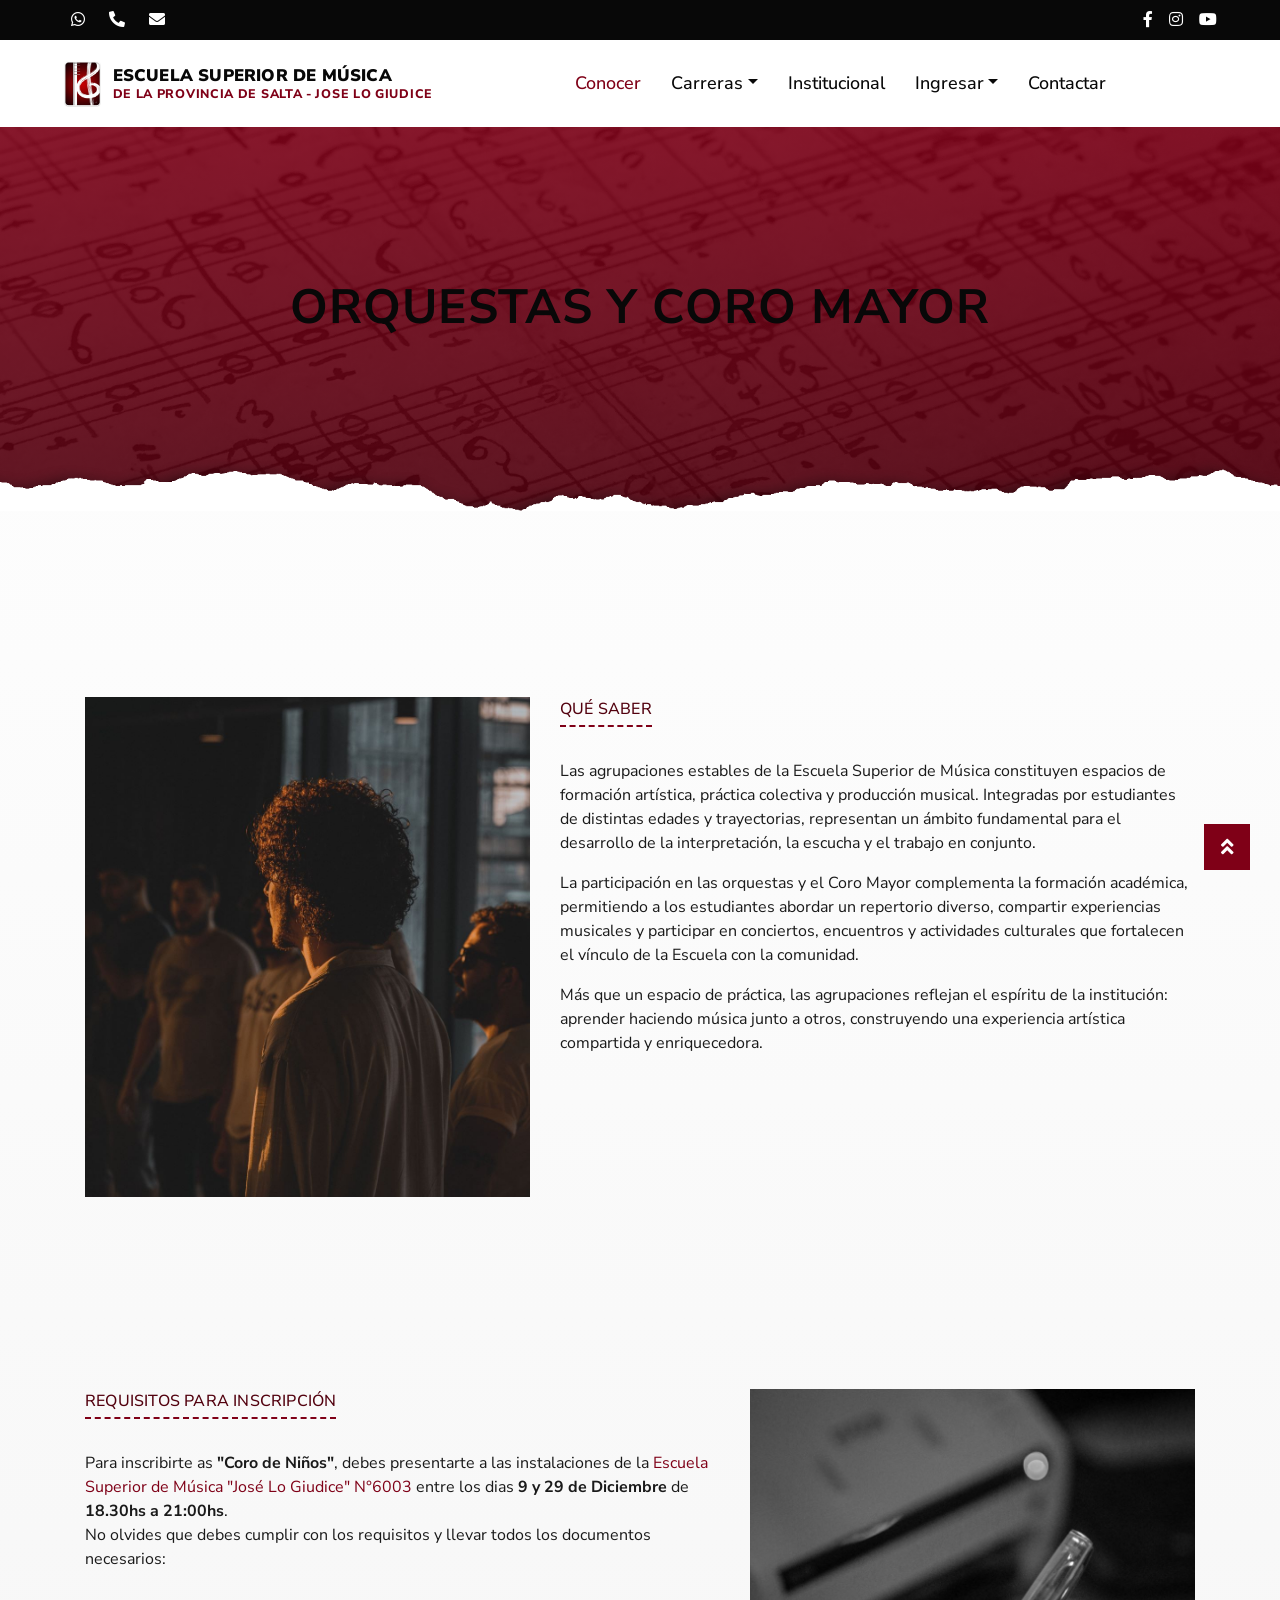
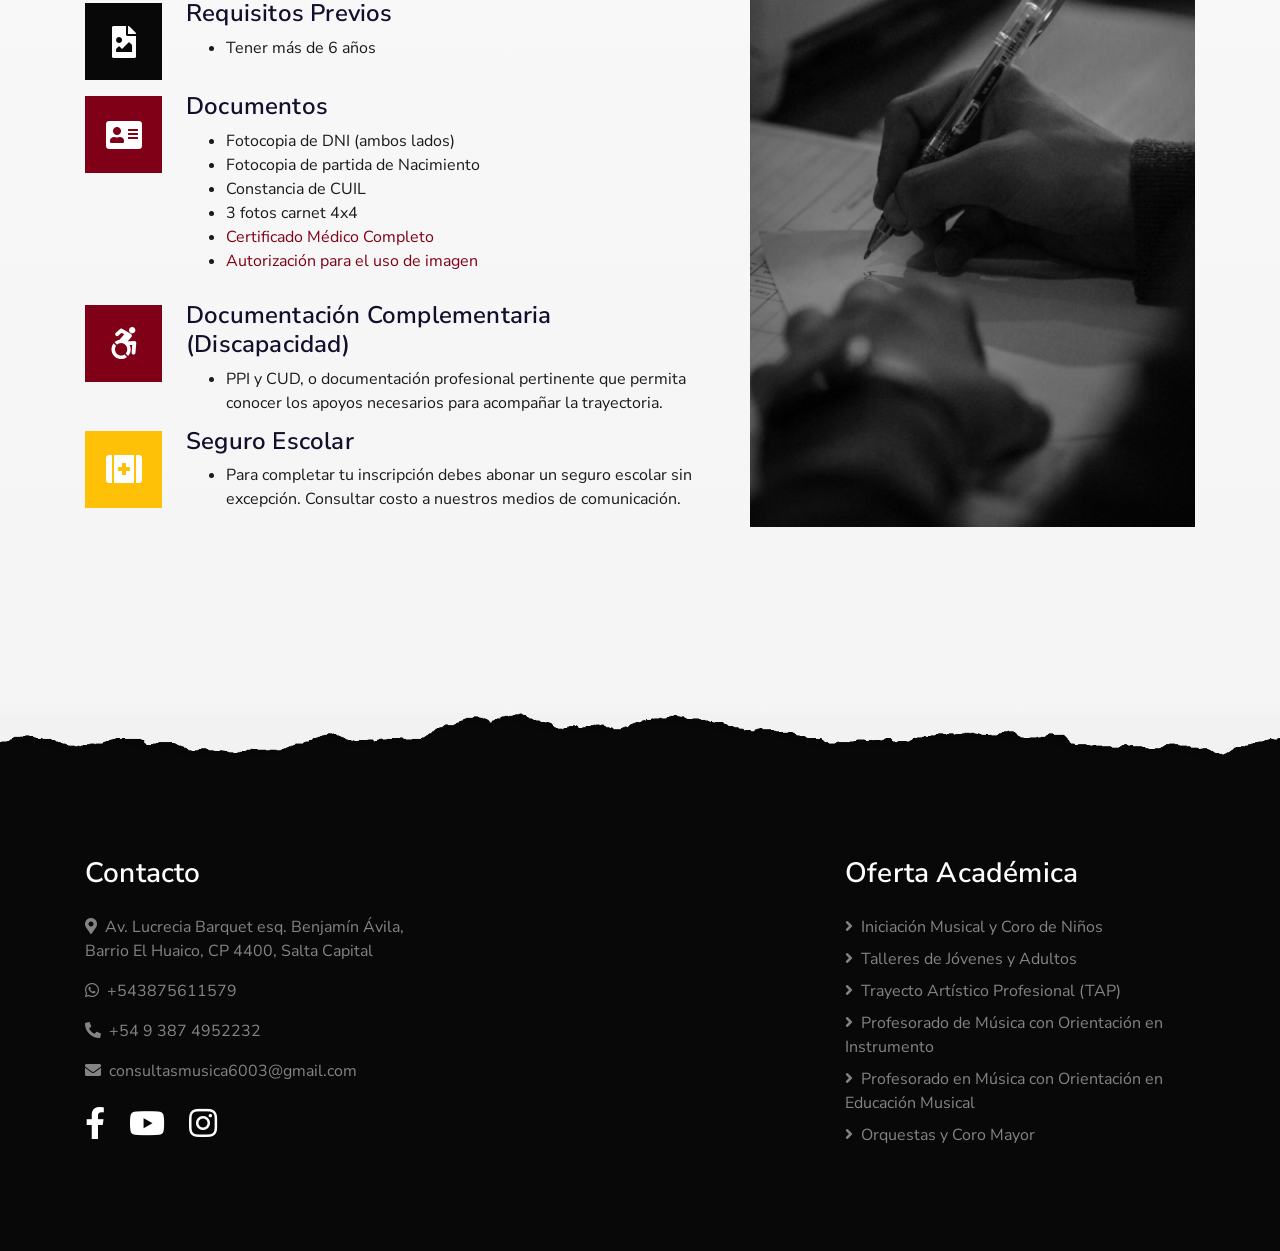
<file: coro_y_orq.html>
<!DOCTYPE html>
<html lang="en">

<head>
    <meta charset="utf-8">
    <title>Escuela Superior de Música - Jose Lo Giudice</title>
    <meta content="width=device-width, initial-scale=1.0" name="viewport">
    <meta content="Free HTML Templates" name="keywords">
    <meta content="Free HTML Templates" name="description">

    <!-- Favicon -->
    <link href="img/favicon.ico" rel="icon">

    <!-- Google Web Fonts -->
    <link rel="preconnect" href="https://fonts.gstatic.com">
    <link href="https://fonts.googleapis.com/css2?family=Nunito+Sans:wght@400;600;700;800;900&display=swap" rel="stylesheet"> 

    <!-- Font Awesome -->
    <link href="https://cdnjs.cloudflare.com/ajax/libs/font-awesome/5.10.0/css/all.min.css" rel="stylesheet">

    <!-- Libraries Stylesheet -->
    <link href="lib/owlcarousel/assets/owl.carousel.min.css" rel="stylesheet">

    <!-- Customized Bootstrap Stylesheet -->
    <link href="css/style.css" rel="stylesheet">
</head>

<body>
    <div class="brand-ribbon" aria-label="Nombre institucional">
        <span class="line-1">ESCUELA SUPERIOR DE MUSICA</span>
        <span class="line-2">DE LA PROVINCIA - JOSE LO GIUDICE</span>
    </div>

    <!-- Topbar Start -->
    <div class="container-fluid bg-dark">
        <div class="row py-2 px-lg-5">
            <div class="col-lg-6 text-center text-lg-left mb-2 mb-lg-0">
                <div class="d-inline-flex align-items-center">
                    <a class="text-white px-2" href="https://wa.me/5493875611579">
                        <i class="fab fa-whatsapp mr-2"></i>                     
                    </a>
                    <a class="text-white px-2" href="tel:+543874952232">
                        <i class="fa fa-phone-alt mr-2"></i>                     
                    </a>                    
                    <a class="text-white px-2" href="mailto:consultasmusica6003@gmail.com">
                        <i class="fa fa-envelope mr-2"></i>                     
                    </a>                                        
                </div>
            </div>
            <div class="col-lg-6 text-center text-lg-right">
                <div class="d-inline-flex align-items-center">
                    <a class="text-white px-2" href="https://www.facebook.com/profile.php?id=100092569306493">
                        <i class="fab fa-facebook-f"></i>
                    </a>
                    <a class="text-white px-2" href="https://www.instagram.com/esm.salta/?hl=es">
                        <i class="fab fa-instagram"></i>
                    </a>
                    <a class="text-white pl-2" href="https://www.youtube.com/@escuelademusicajoselogiudi229">
                        <i class="fab fa-youtube"></i>
                    </a>
                </div>
            </div>
        </div>
    </div>
    <!-- Topbar End -->


    <!-- Navbar Start -->
    <div class="container-fluid p-0">
        <nav class="navbar navbar-expand-lg bg-white navbar-light py-3 py-lg-0 px-lg-5">
            <a href="index.html" class="navbar-brand ml-lg-3">
                <h1 class="m-0 d-flex align-items-center">
                    <img src="img/icono.png" alt="Logo Escuela Superior de Música">
                    <span class="brand-title">
                        <span class="line-1">Escuela Superior de Música</span>
                        <span class="line-2">De la Provincia de Salta - Jose Lo Giudice</span>
                    </span>
                </h1>
            </a>
            <button type="button" class="navbar-toggler" data-toggle="collapse" data-target="#navbarCollapse">
                <span class="navbar-toggler-icon"></span>
            </button>
            <div class="collapse navbar-collapse justify-content-between px-lg-3" id="navbarCollapse">
                <div class="navbar-nav mx-auto py-0">
                    <a href="index.html" class="nav-item nav-link active">Conocer</a>
                    <div class="nav-item dropdown">
                        <a href="#" class="nav-link dropdown-toggle" data-toggle="dropdown">Carreras</a>
                        <div class="dropdown-menu m-0">
                            <a href="im.html" class="dropdown-item">Iniciación Musical y Coro de Niños</a>
                            <a href="talleres.html" class="dropdown-item">Talleres de Jóvenes y Adultos</a>
                            <a href="tap.html" class="dropdown-item">Trayecto Artístico Profesional (TAP)</a>
                            <a href="prof_inst.html" class="dropdown-item">Profesorado de Música con Orientación en Instrumento</a>
                            <a href="prof_ed.html" class="dropdown-item">Profesorado en Música con Orientación en Educación Musical</a>
                            <a href="coro_y_orq.html" class="dropdown-item">Orquestas y Coro Mayor</a>
                        </div>
                    </div>
                    <a href="course.html" class="nav-item nav-link">Institucional</a>
                    <div class="nav-item dropdown">
                        <a href="#" class="nav-link dropdown-toggle" data-toggle="dropdown">Ingresar</a>
                        <div class="dropdown-menu m-0">
                            <a href="estudiante.html" class="dropdown-item">Estudiantes</a>
                            <a href="docente.html" class="dropdown-item">Docentes</a>
                            <a href="admin.html" class="dropdown-item">Administración</a>
                        </div>
                    </div>
                    <a href="contact.html" class="nav-item nav-link">Contactar</a>
                </div>
            </div>
        </nav>
    </div>
    <!-- Navbar End -->


    <!-- Header Start -->
    <div class="jumbotron jumbotron-fluid page-cursos position-relative overlay-bottom" style="margin-bottom: 90px;">
                <div class="container text-center py-5">
            <div class="hero-brand mt-4 mb-5">
                <h1 class="line-1">ORQUESTAS Y CORO MAYOR</h1>
            </div>
        </div>
    </div>
    <!-- Header End -->


    <!-- About Start -->
    <div class="container-fluid py-5">
        <div class="container py-5">
            <div class="row">
                <div class="col-lg-5 mb-5 mb-lg-0" style="min-height: 500px;">
                    <div class="position-relative h-100">
                        <img class="position-absolute w-100 h-100" src="img/coro.jpg" style="object-fit: cover;">
                    </div>
                </div>
                <div class="col-lg-7">
                    <div class="section-title position-relative mb-4">
                        <h6 class="d-inline-block position-relative text-secondary text-uppercase pb-2">Qué Saber</h6>
                    </div>
                    <p>Las agrupaciones estables de la Escuela Superior de Música constituyen espacios de formación artística, práctica colectiva y producción musical. Integradas por estudiantes de distintas edades y trayectorias, representan un ámbito fundamental para el desarrollo de la interpretación, la escucha y el trabajo en conjunto.</p>
                    <p>La participación en las orquestas y el Coro Mayor complementa la formación académica, permitiendo a los estudiantes abordar un repertorio diverso, compartir experiencias musicales y participar en conciertos, encuentros y actividades culturales que fortalecen el vínculo de la Escuela con la comunidad.</p>
                    <p>Más que un espacio de práctica, las agrupaciones reflejan el espíritu de la institución: aprender haciendo música junto a otros, construyendo una experiencia artística compartida y enriquecedora.</p>
<!---
                    <div class="row pt-3 mx-0">
                        <div class="col-3 px-0">
                            <div class="bg-success text-center p-4">
                                <h1 class="text-white" data-toggle="counter-up">123</h1>
                                <h6 class="text-uppercase text-white">Available<span class="d-block">Subjects</span></h6>
                            </div>
                        </div>
                        <div class="col-3 px-0">
                            <div class="bg-primary text-center p-4">
                                <h1 class="text-white" data-toggle="counter-up">1234</h1>
                                <h6 class="text-uppercase text-white">Online<span class="d-block">Courses</span></h6>
                            </div>
                        </div>
                        <div class="col-3 px-0">
                            <div class="bg-secondary text-center p-4">
                                <h1 class="text-white" data-toggle="counter-up">123</h1>
                                <h6 class="text-uppercase text-white">Skilled<span class="d-block">Instructors</span></h6>
                            </div>
                        </div>
                        <div class="col-3 px-0">
                            <div class="bg-warning text-center p-4">
                                <h1 class="text-white" data-toggle="counter-up">1234</h1>
                                <h6 class="text-uppercase text-white">Happy<span class="d-block">Students</span></h6>
                            </div>
                        </div>
                    </div>
-->                    
                </div>
            </div>
        </div>
    </div>
    <!-- About End -->


<!-- estudiante Start -->
    <div class="container-fluid py-5">
        <div class="container py-5">
            <div class="row">
                <div class="col-lg-7 mb-5 mb-lg-0">
                    <div class="section-title position-relative mb-4">
                        <h6 class="d-inline-block position-relative text-secondary text-uppercase pb-2">Requisitos para inscripción</h6>
                    </div>
                    <p class="mb-0 pb-0">Para inscribirte as <b>"Coro de Niños"</b>, debes presentarte a las instalaciones de la <a href="https://maps.app.goo.gl/nwKZx1V56frhYh8r5" target="_blank" rel="noopener noreferrer">Escuela Superior de Música "José Lo Giudice" N°6003</a> entre los dias <b>9 y 29 de Diciembre</b> de <b>18.30hs a 21:00hs</b>.</p>
                    <p class="mb-4 pb-2">No olvides que debes cumplir con los requisitos y llevar todos los documentos necesarios:</p>
                    <div class="d-flex mb-3">
                        <div class="btn-icon bg-secondary mr-4">
                            <i class="fa fa-2x fa-file-image text-white"></i>
                        </div>
                        <div class="mt-n1">
                            <h4>Requisitos Previos</h4>
                            <ul>
                                <li>Tener más de 6 años</li>
                            </ul>
                        </div>
                    </div>
                    <div class="d-flex mb-3">
                        <div class="btn-icon bg-primary mr-4">
                            <i class="fa fa-2x fa-address-card text-white"></i>
                        </div>
                        <div class="mt-n1">
                            <h4>Documentos</h4>
                           <ul>
                                <li>Fotocopia de DNI (ambos lados)</li>
                                <li>Fotocopia de partida de Nacimiento </li>
                                <li>Constancia de CUIL</li>
                                <li>3 fotos carnet 4x4</li>
                                <li><a href="https://drive.google.com/file/d/1t_EhFU-nL6zRfreRwfrk4z1DZBOqUli5/view?usp=drivesdk" target="_blank" rel="noopener noreferrer">Certificado Médico Completo</a></li>
                                <li><a href="https://drive.google.com/file/d/16Gqu0x3clSp0e3dDODcXovFGI5mzzPWh/view?usp=drivesdk" target="_blank" rel="noopener noreferrer">Autorización para el uso de imagen</a></li>
                            </ul>                            
                        </div>
                    </div>
                    <div class="d-flex">
                        <div class="btn-icon bg-primary mr-4">
                            <i class="fab fa-2x fa-accessible-icon text-white"></i>
                        </div>
                        <div class="mt-n1">
                            <h4>Documentación Complementaria (Discapacidad)</h4>
                            <ul>
                                <li>PPI y CUD, o documentación profesional pertinente que permita conocer los apoyos necesarios para acompañar la trayectoria.</li>
                            </ul>
                        </div>
                    </div>                    
                    <div class="d-flex">
                        <div class="btn-icon bg-warning mr-4">
                            <i class="fa fa-2x fa-first-aid text-white"></i>
                        </div>
                        <div class="mt-n1">
                            <h4>Seguro Escolar</h4>
                            <ul>
                                <li>Para completar tu inscripción debes abonar un seguro escolar sin excepción. Consultar costo a nuestros medios de comunicación.</li>
                            </ul>
                        </div>
                    </div>
                </div>
                <div class="col-lg-5" style="min-height: 500px;">
                    <div class="position-relative h-100">
                        <img class="position-absolute w-100 h-100" src="img/inscripcion.jpg" style="object-fit: cover;">
                    </div>
                </div>
            </div>
        </div>
    </div>
    <!-- estudiante Start -->


    <!-- Footer Start -->
    <div class="container-fluid position-relative overlay-top bg-dark text-white-50 py-5" style="margin-top: 90px;">
        <div class="container mt-5 pt-5">
            <div class="row">
                <div class="col-lg-4 col-md-6 mb-5">
                    <h3 class="text-white mb-4">Contacto</h3>
                    <p><i class="fa fa-map-marker-alt mr-2"></i>Av. Lucrecia Barquet esq. Benjamín Ávila, Barrio El Huaico, CP 4400, Salta Capital</p>
                    <p><i class="fab fa-whatsapp mr-2"></i><a class="text-white-50" href="https://wa.me/5493875611579">+543875611579</a></p>
                    <p><i class="fa fa-phone-alt mr-2"></i><a class="text-white-50" href="tel:+5493874952232">+54 9 387 4952232</a></p>
                    <p><i class="fa fa-envelope mr-2"></i><a class="text-white-50" href="mailto:consultasmusica6003@gmail.com">consultasmusica6003@gmail.com</a></p>
                    <div class="d-flex justify-content-start mt-4">
                        <a class="text-white mr-4" href="https://www.facebook.com/profile.php?id=100092569306493"><i class="fab fa-2x fa-facebook-f"></i></a>
                        <a class="text-white mr-4" href="https://www.instagram.com/esm.salta/?hl=es"><i class="fab fa-2x fa-youtube"></i></a>
                        <a class="text-white" href="https://www.youtube.com/@escuelademusicajoselogiudi229"><i class="fab fa-2x fa-instagram"></i></a>
                    </div>
                </div>
                <div class="col-lg-4 col-md-6 mb-5">
                    <div class="d-flex flex-column justify-content-start">
                        <iframe src="https://www.google.com/maps?q=-24.7216051,-65.420661&z=16&output=embed" title="Ubicación de la Escuela Superior de Música" class="w-100" height="250" style="border:0;" allowfullscreen="" loading="lazy" referrerpolicy="strict-origin-when-cross-origin"></iframe>
                    </div>
                </div>
                <div class="col-lg-4 col-md-6 mb-5">
                    <h3 class="text-white mb-4">Oferta Académica</h3>
                    <div class="d-flex flex-column justify-content-start">
                        <a class="text-white-50 mb-2" href="im.html"><i class="fa fa-angle-right mr-2"></i>Iniciación Musical y Coro de Niños</a>
                        <a class="text-white-50 mb-2" href="talleres.html"><i class="fa fa-angle-right mr-2"></i>Talleres de Jóvenes y Adultos</a>
                        <a class="text-white-50 mb-2" href="tap.html"><i class="fa fa-angle-right mr-2"></i>Trayecto Artístico Profesional (TAP)</a>
                        <a class="text-white-50 mb-2" href="prof_inst.html"><i class="fa fa-angle-right mr-2"></i>Profesorado de Música con Orientación en Instrumento</a>
                        <a class="text-white-50 mb-2" href="prof_ed.html"><i class="fa fa-angle-right mr-2"></i>Profesorado en Música con Orientación en Educación Musical</a>
                        <a class="text-white-50 mb-2" href="coro_y_orq.html"><i class="fa fa-angle-right mr-2"></i>Orquestas y Coro Mayor</a>
                    </div>
                </div>
            </div>
        </div>
    </div>
    <!-- Footer End -->


    <!-- Back to Top -->
    <a href="#" class="btn btn-lg btn-primary rounded-0 btn-lg-square back-to-top"><i class="fa fa-angle-double-up"></i></a>


    <!-- JavaScript Libraries -->
    <script src="https://code.jquery.com/jquery-3.4.1.min.js"></script>
    <script src="https://stackpath.bootstrapcdn.com/bootstrap/4.4.1/js/bootstrap.bundle.min.js"></script>
    <script src="lib/easing/easing.min.js"></script>
    <script src="lib/waypoints/waypoints.min.js"></script>
    <script src="lib/counterup/counterup.min.js"></script>
    <script src="lib/owlcarousel/owl.carousel.min.js"></script>

    <!-- Template Javascript -->
    <script src="js/main.js"></script>
</body>

</html>
</file>
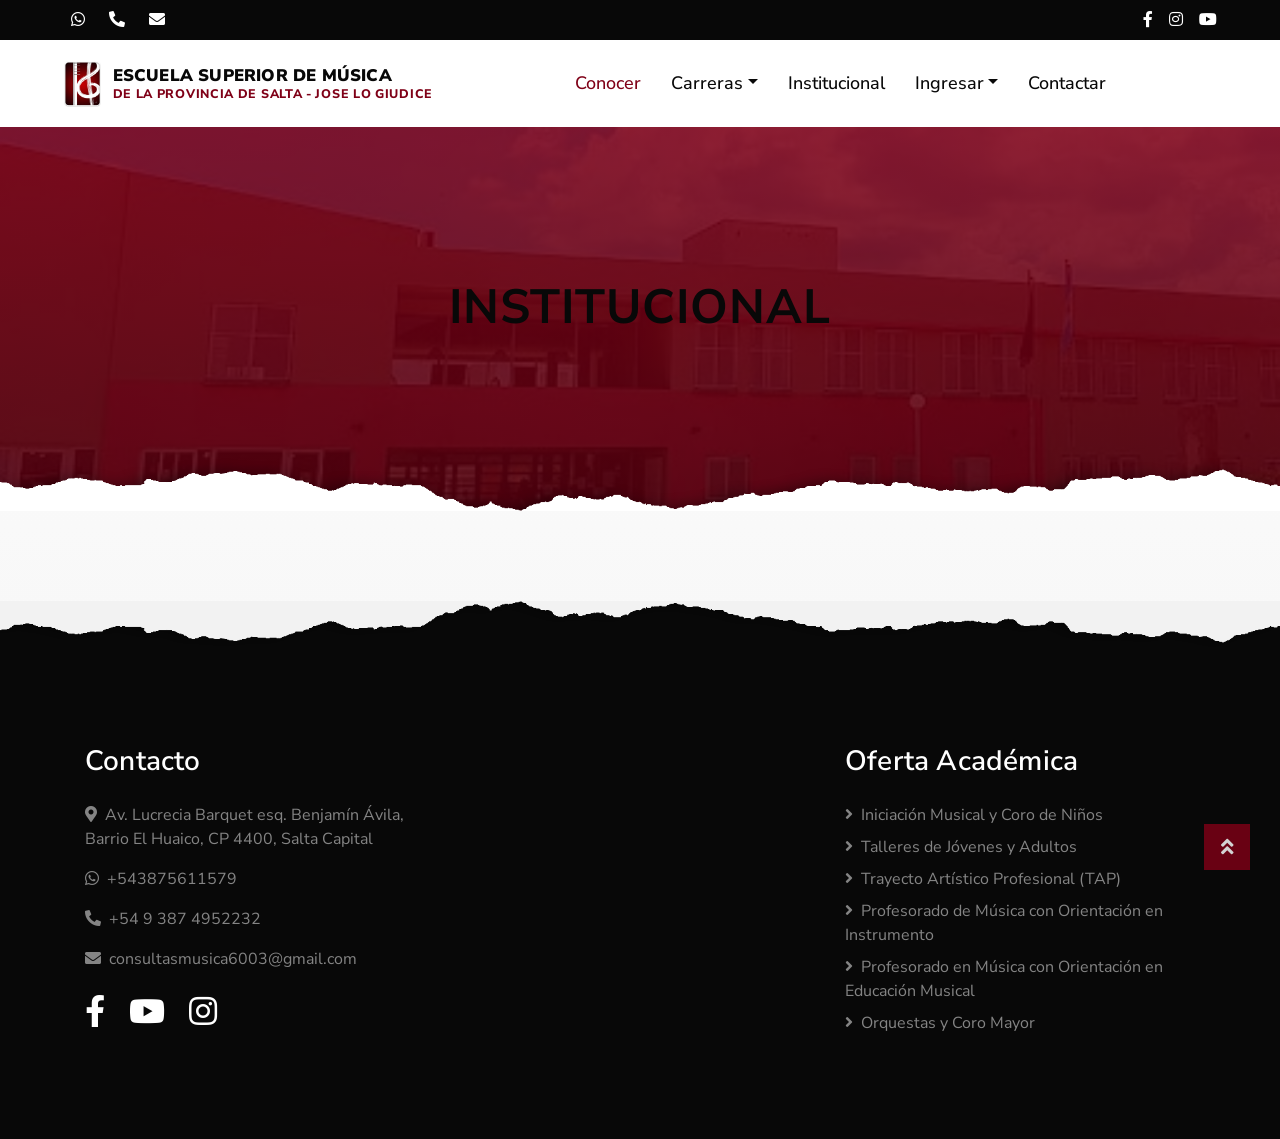
<file: course.html>
<!DOCTYPE html>
<html lang="en">

<head>
    <meta charset="utf-8">
    <title>Escuela Superior de Música - Jose Lo Giudice</title>
    <meta content="width=device-width, initial-scale=1.0" name="viewport">
    <meta content="Free HTML Templates" name="keywords">
    <meta content="Free HTML Templates" name="description">

    <!-- Favicon -->
    <link href="img/favicon.ico" rel="icon">

    <!-- Google Web Fonts -->
    <link rel="preconnect" href="https://fonts.gstatic.com">
    <link href="https://fonts.googleapis.com/css2?family=Nunito+Sans:wght@400;600;700;800;900&display=swap" rel="stylesheet"> 

    <!-- Font Awesome -->
    <link href="https://cdnjs.cloudflare.com/ajax/libs/font-awesome/5.10.0/css/all.min.css" rel="stylesheet">

    <!-- Libraries Stylesheet -->
    <link href="lib/owlcarousel/assets/owl.carousel.min.css" rel="stylesheet">

    <!-- Customized Bootstrap Stylesheet -->
    <link href="css/style.css" rel="stylesheet">
</head>

<body>
    <div class="brand-ribbon" aria-label="Nombre institucional">
        <span class="line-1">ESCUELA SUPERIOR DE MUSICA</span>
        <span class="line-2">DE LA PROVINCIA - JOSE LO GIUDICE</span>
    </div>

    <!-- Topbar Start -->
    <div class="container-fluid bg-dark">
        <div class="row py-2 px-lg-5">
            <div class="col-lg-6 text-center text-lg-left mb-2 mb-lg-0">
                <div class="d-inline-flex align-items-center">
                    <a class="text-white px-2" href="https://wa.me/5493875611579">
                        <i class="fab fa-whatsapp mr-2"></i>                     
                    </a>
                    <a class="text-white px-2" href="tel:+543874952232">
                        <i class="fa fa-phone-alt mr-2"></i>                     
                    </a>                    
                    <a class="text-white px-2" href="mailto:consultasmusica6003@gmail.com">
                        <i class="fa fa-envelope mr-2"></i>                     
                    </a>                                        
                </div>
            </div>
            <div class="col-lg-6 text-center text-lg-right">
                <div class="d-inline-flex align-items-center">
                    <a class="text-white px-2" href="https://www.facebook.com/profile.php?id=100092569306493">
                        <i class="fab fa-facebook-f"></i>
                    </a>
                    <a class="text-white px-2" href="https://www.instagram.com/esm.salta/?hl=es">
                        <i class="fab fa-instagram"></i>
                    </a>
                    <a class="text-white pl-2" href="https://www.youtube.com/@escuelademusicajoselogiudi229">
                        <i class="fab fa-youtube"></i>
                    </a>
                </div>
            </div>
        </div>
    </div>
    <!-- Topbar End -->



    <!-- Navbar Start -->
    <div class="container-fluid p-0">
        <nav class="navbar navbar-expand-lg bg-white navbar-light py-3 py-lg-0 px-lg-5">
            <a href="index.html" class="navbar-brand ml-lg-3">
                <h1 class="m-0 d-flex align-items-center">
                    <img src="img/icono.png" alt="Logo Escuela Superior de Música">
                    <span class="brand-title">
                        <span class="line-1">Escuela Superior de Música</span>
                        <span class="line-2">De la Provincia de Salta - Jose Lo Giudice</span>
                    </span>
                </h1>
            </a>
            <button type="button" class="navbar-toggler" data-toggle="collapse" data-target="#navbarCollapse">
                <span class="navbar-toggler-icon"></span>
            </button>
            <div class="collapse navbar-collapse justify-content-between px-lg-3" id="navbarCollapse">
                <div class="navbar-nav mx-auto py-0">
                    <a href="index.html" class="nav-item nav-link active">Conocer</a>
                    <div class="nav-item dropdown">
                        <a href="#" class="nav-link dropdown-toggle" data-toggle="dropdown">Carreras</a>
                        <div class="dropdown-menu m-0">
                            <a href="im.html" class="dropdown-item">Iniciación Musical y Coro de Niños</a>
                            <a href="talleres.html" class="dropdown-item">Talleres de Jóvenes y Adultos</a>
                            <a href="tap.html" class="dropdown-item">Trayecto Artístico Profesional (TAP)</a>
                            <a href="prof_inst.html" class="dropdown-item">Profesorado de Música con Orientación en Instrumento</a>
                            <a href="prof_ed.html" class="dropdown-item">Profesorado en Música con Orientación en Educación Musical</a>
                            <a href="coro_y_orq.html" class="dropdown-item">Orquestas y Coro Mayor</a>
                        </div>
                    </div>
                    <a href="course.html" class="nav-item nav-link">Institucional</a>
                    <div class="nav-item dropdown">
                        <a href="#" class="nav-link dropdown-toggle" data-toggle="dropdown">Ingresar</a>
                        <div class="dropdown-menu m-0">
                            <a href="estudiante.html" class="dropdown-item">Estudiantes</a>
                            <a href="docente.html" class="dropdown-item">Docentes</a>
                            <a href="admin.html" class="dropdown-item">Administración</a>
                        </div>
                    </div>
                    <a href="contact.html" class="nav-item nav-link">Contactar</a>
                </div>
            </div>
        </nav>
    </div>
    <!-- Navbar End -->


    <!-- Header Start -->
    <div class="jumbotron jumbotron-fluid page-header position-relative overlay-bottom" style="margin-bottom: 90px;">
                <div class="container text-center py-5">
            <div class="hero-brand mt-4 mb-5">
                <h1 class="line-1">INSTITUCIONAL</h1>
            </div>
        </div>
    </div>
    <!-- Header End -->


    <!-- Footer Start -->
    <div class="container-fluid position-relative overlay-top bg-dark text-white-50 py-5" style="margin-top: 90px;">
        <div class="container mt-5 pt-5">
            <div class="row">
                <div class="col-lg-4 col-md-6 mb-5">
                    <h3 class="text-white mb-4">Contacto</h3>
                    <p><i class="fa fa-map-marker-alt mr-2"></i>Av. Lucrecia Barquet esq. Benjamín Ávila, Barrio El Huaico, CP 4400, Salta Capital</p>
                    <p><i class="fab fa-whatsapp mr-2"></i><a class="text-white-50" href="https://wa.me/5493875611579">+543875611579</a></p>
                    <p><i class="fa fa-phone-alt mr-2"></i><a class="text-white-50" href="tel:+5493874952232">+54 9 387 4952232</a></p>
                    <p><i class="fa fa-envelope mr-2"></i><a class="text-white-50" href="mailto:consultasmusica6003@gmail.com">consultasmusica6003@gmail.com</a></p>
                    <div class="d-flex justify-content-start mt-4">
                        <a class="text-white mr-4" href="https://www.facebook.com/profile.php?id=100092569306493"><i class="fab fa-2x fa-facebook-f"></i></a>
                        <a class="text-white mr-4" href="https://www.instagram.com/esm.salta/?hl=es"><i class="fab fa-2x fa-youtube"></i></a>
                        <a class="text-white" href="https://www.youtube.com/@escuelademusicajoselogiudi229"><i class="fab fa-2x fa-instagram"></i></a>
                    </div>
                </div>
                <div class="col-lg-4 col-md-6 mb-5">
                    <div class="d-flex flex-column justify-content-start">
                        <iframe src="https://www.google.com/maps?q=-24.7216051,-65.420661&z=16&output=embed" title="Ubicación de la Escuela Superior de Música" class="w-100" height="250" style="border:0;" allowfullscreen="" loading="lazy" referrerpolicy="strict-origin-when-cross-origin"></iframe>
                    </div>
                </div>
                <div class="col-lg-4 col-md-6 mb-5">
                    <h3 class="text-white mb-4">Oferta Académica</h3>
                    <div class="d-flex flex-column justify-content-start">
                        <a class="text-white-50 mb-2" href="im.html"><i class="fa fa-angle-right mr-2"></i>Iniciación Musical y Coro de Niños</a>
                        <a class="text-white-50 mb-2" href="talleres.html"><i class="fa fa-angle-right mr-2"></i>Talleres de Jóvenes y Adultos</a>
                        <a class="text-white-50 mb-2" href="tap.html"><i class="fa fa-angle-right mr-2"></i>Trayecto Artístico Profesional (TAP)</a>
                        <a class="text-white-50 mb-2" href="prof_inst.html"><i class="fa fa-angle-right mr-2"></i>Profesorado de Música con Orientación en Instrumento</a>
                        <a class="text-white-50 mb-2" href="prof_ed.html"><i class="fa fa-angle-right mr-2"></i>Profesorado en Música con Orientación en Educación Musical</a>
                        <a class="text-white-50 mb-2" href="coro_y_orq.html"><i class="fa fa-angle-right mr-2"></i>Orquestas y Coro Mayor</a>
                    </div>
                </div>
            </div>
        </div>
    </div>
    <!-- Footer End -->


    <!-- Back to Top -->
    <a href="#" class="btn btn-lg btn-primary rounded-0 btn-lg-square back-to-top"><i class="fa fa-angle-double-up"></i></a>


    <!-- JavaScript Libraries -->
    <script src="https://code.jquery.com/jquery-3.4.1.min.js"></script>
    <script src="https://stackpath.bootstrapcdn.com/bootstrap/4.4.1/js/bootstrap.bundle.min.js"></script>
    <script src="lib/easing/easing.min.js"></script>
    <script src="lib/waypoints/waypoints.min.js"></script>
    <script src="lib/counterup/counterup.min.js"></script>
    <script src="lib/owlcarousel/owl.carousel.min.js"></script>

    <!-- Template Javascript -->
    <script src="js/main.js"></script>
</body>

</html>
</file>
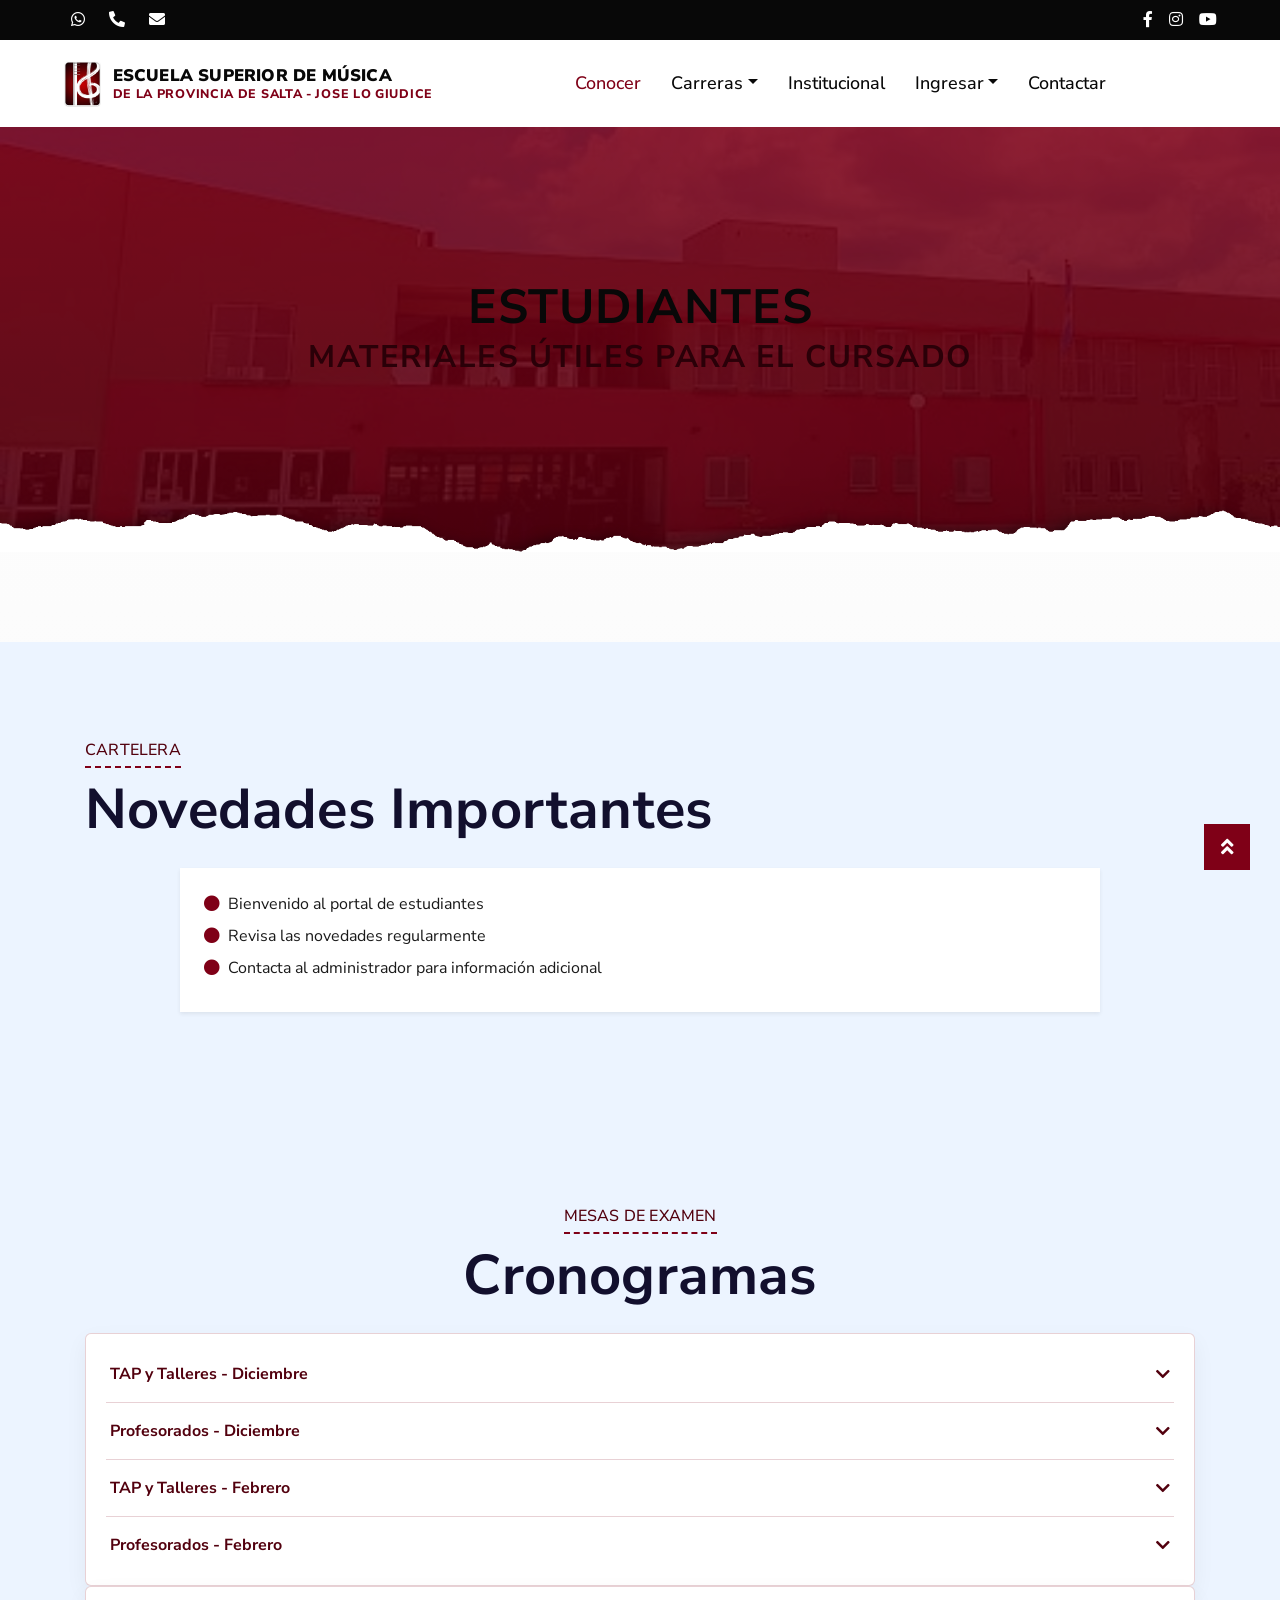
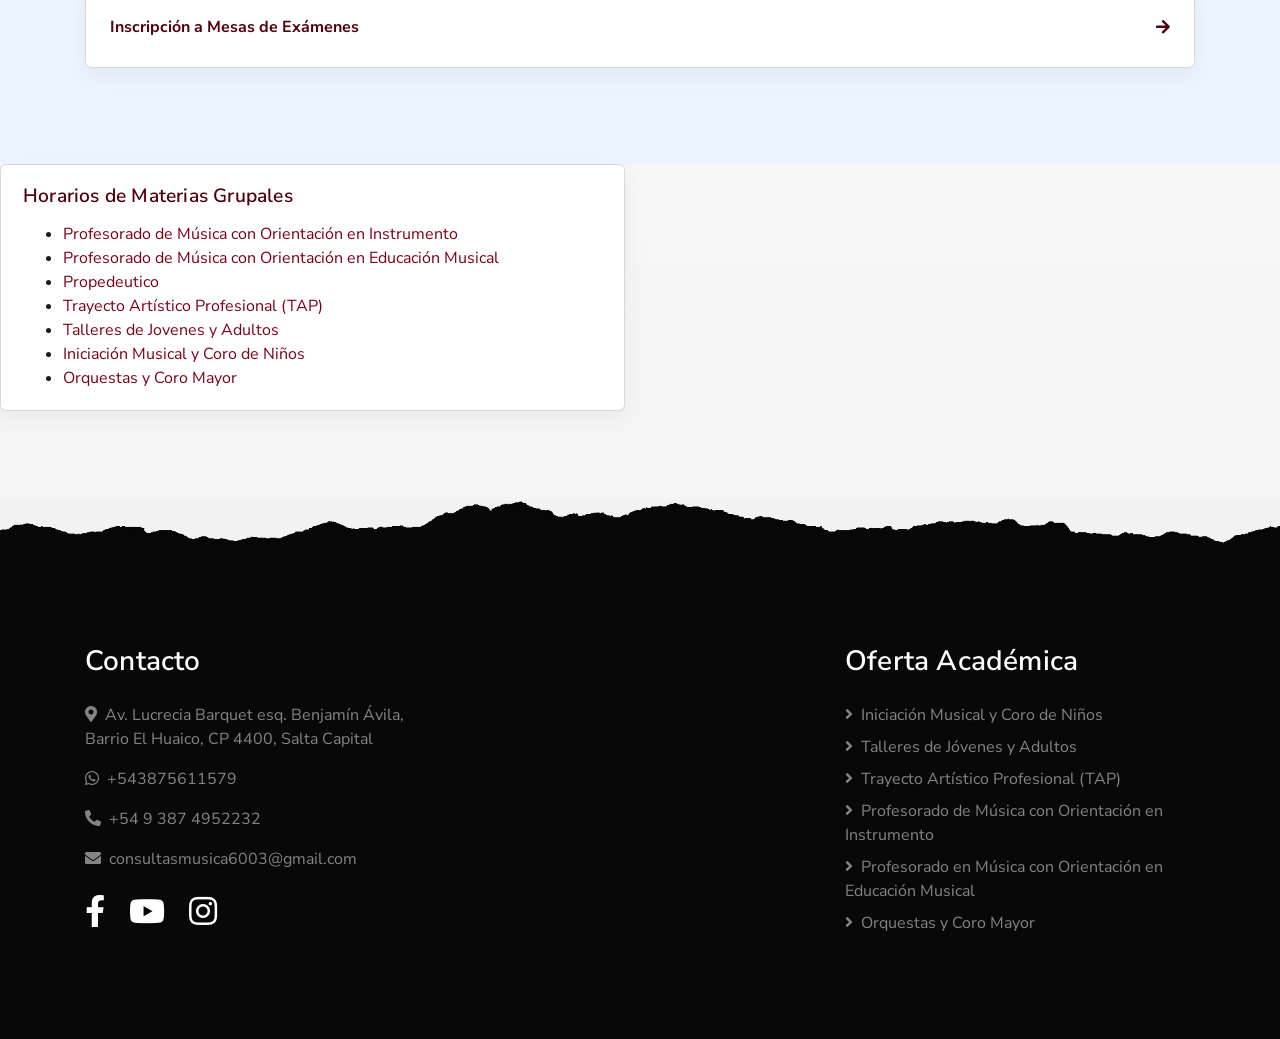
<file: estudiante.html>
<!DOCTYPE html>
<html lang="en">

<head>
    <meta charset="utf-8">
    <title>Escuela Superior de Música - Jose Lo Giudice</title>
    <meta content="width=device-width, initial-scale=1.0" name="viewport">
    <meta content="Free HTML Templates" name="keywords">
    <meta content="Free HTML Templates" name="description">

    <!-- Favicon -->
    <link href="img/favicon.ico" rel="icon">

    <!-- Google Web Fonts -->
    <link rel="preconnect" href="https://fonts.gstatic.com">
    <link href="https://fonts.googleapis.com/css2?family=Nunito+Sans:wght@400;600;700;800;900&display=swap" rel="stylesheet"> 

    <!-- Font Awesome -->
    <link href="https://cdnjs.cloudflare.com/ajax/libs/font-awesome/5.10.0/css/all.min.css" rel="stylesheet">

    <!-- Libraries Stylesheet -->
    <link href="lib/owlcarousel/assets/owl.carousel.min.css" rel="stylesheet">

    <!-- Customized Bootstrap Stylesheet -->
    <link href="css/style.css" rel="stylesheet">
</head>

<body>
    <div class="brand-ribbon" aria-label="Nombre institucional">
        <span class="line-1">ESCUELA SUPERIOR DE MUSICA</span>
        <span class="line-2">DE LA PROVINCIA - JOSE LO GIUDICE</span>
    </div>

    <!-- Topbar Start -->
    <div class="container-fluid bg-dark">
        <div class="row py-2 px-lg-5">
            <div class="col-lg-6 text-center text-lg-left mb-2 mb-lg-0">
                <div class="d-inline-flex align-items-center">
                    <a class="text-white px-2" href="https://wa.me/5493875611579">
                        <i class="fab fa-whatsapp mr-2"></i>                     
                    </a>
                    <a class="text-white px-2" href="tel:+543874952232">
                        <i class="fa fa-phone-alt mr-2"></i>                     
                    </a>                    
                    <a class="text-white px-2" href="mailto:consultasmusica6003@gmail.com">
                        <i class="fa fa-envelope mr-2"></i>                     
                    </a>                                        
                </div>
            </div>
            <div class="col-lg-6 text-center text-lg-right">
                <div class="d-inline-flex align-items-center">
                    <a class="text-white px-2" href="https://www.facebook.com/profile.php?id=100092569306493">
                        <i class="fab fa-facebook-f"></i>
                    </a>
                    <a class="text-white px-2" href="https://www.instagram.com/esm.salta/?hl=es">
                        <i class="fab fa-instagram"></i>
                    </a>
                    <a class="text-white pl-2" href="https://www.youtube.com/@escuelademusicajoselogiudi229">
                        <i class="fab fa-youtube"></i>
                    </a>
                </div>
            </div>
        </div>
    </div>
    <!-- Topbar End -->

    <!-- Navbar Start -->
    <div class="container-fluid p-0">
        <nav class="navbar navbar-expand-lg bg-white navbar-light py-3 py-lg-0 px-lg-5">
            <a href="index.html" class="navbar-brand ml-lg-3">
                <h1 class="m-0 d-flex align-items-center">
                    <img src="img/icono.png" alt="Logo Escuela Superior de Música">
                    <span class="brand-title">
                        <span class="line-1">Escuela Superior de Música</span>
                        <span class="line-2">De la Provincia de Salta - Jose Lo Giudice</span>
                    </span>
                </h1>
            </a>
            <button type="button" class="navbar-toggler" data-toggle="collapse" data-target="#navbarCollapse">
                <span class="navbar-toggler-icon"></span>
            </button>
            <div class="collapse navbar-collapse justify-content-between px-lg-3" id="navbarCollapse">
                <div class="navbar-nav mx-auto py-0">
                    <a href="index.html" class="nav-item nav-link active">Conocer</a>
                    <div class="nav-item dropdown">
                        <a href="#" class="nav-link dropdown-toggle" data-toggle="dropdown">Carreras</a>
                        <div class="dropdown-menu m-0">
                            <a href="im.html" class="dropdown-item">Iniciación Musical y Coro de Niños</a>
                            <a href="talleres.html" class="dropdown-item">Talleres de Jóvenes y Adultos</a>
                            <a href="tap.html" class="dropdown-item">Trayecto Artístico Profesional (TAP)</a>
                            <a href="prof_inst.html" class="dropdown-item">Profesorado de Música con Orientación en Instrumento</a>
                            <a href="prof_ed.html" class="dropdown-item">Profesorado en Música con Orientación en Educación Musical</a>
                            <a href="coro_y_orq.html" class="dropdown-item">Orquestas y Coro Mayor</a>
                        </div>
                    </div>
                    <a href="course.html" class="nav-item nav-link">Institucional</a>
                    <div class="nav-item dropdown">
                        <a href="#" class="nav-link dropdown-toggle" data-toggle="dropdown">Ingresar</a>
                        <div class="dropdown-menu m-0">
                            <a href="estudiante.html" class="dropdown-item">Estudiantes</a>
                            <a href="docente.html" class="dropdown-item">Docentes</a>
                            <a href="admin.html" class="dropdown-item">Administración</a>
                        </div>
                    </div>
                    <a href="contact.html" class="nav-item nav-link">Contactar</a>
                </div>
            </div>
        </nav>
    </div>
    <!-- Navbar End -->


    <!-- Header Start -->
    <div class="jumbotron jumbotron-fluid page-header position-relative overlay-bottom" style="margin-bottom: 90px;">
                <div class="container text-center py-5">
            <div class="hero-brand mt-4 mb-5">
                <h1 class="line-1">ESTUDIANTES</h1>
                <h2 class="line-2">Materiales útiles para el cursado</h2>
            </div>
        </div>
    </div>
    <!-- Header End -->


    <!-- Cartelera Start -->
    <div class="container-fluid py-5 bg-light">
        <div class="container py-5">
            <div class="section-title position-relative mb-4">
                <h6 class="d-inline-block position-relative text-secondary text-uppercase pb-2">Cartelera</h6>
                <h1 class="display-4">Novedades Importantes</h1>
            </div>
            <div class="row justify-content-center">
                <div class="col-lg-10">
                    <div class="cartelera-box p-4 bg-white rounded shadow-sm">
                        <div id="carteleraItems" class="cartelera-items" data-cartelera="estudiante"></div>
                    </div>
                </div>
            </div>
        </div>
    </div>
    <!-- Cartelera End -->

    <!-- Mesas de Examen Start -->
    <div class="container-fluid py-5 bg-light" id="mesasExamenSection">
        <div class="container py-5">
            <div class="section-title text-center position-relative mb-4">
                <h6 class="d-inline-block position-relative text-secondary text-uppercase pb-2">Mesas de Examen</h6>
                <h2 class="display-4">Cronogramas</h2>
            </div>
            <div class="exam-sheets-box">
                <div id="examSheetsAccordion">
                    <div class="exam-sheet">
                        <button class="exam-sheet-toggle" type="button" data-toggle="collapse" data-target="#examTapDecember" aria-expanded="false" aria-controls="examTapDecember">
                            <span>TAP y Talleres - Diciembre</span>
                            <i class="fa fa-chevron-down" aria-hidden="true"></i>
                        </button>
                        <div id="examTapDecember" class="collapse" data-parent="#examSheetsAccordion">
                            <div class="exam-sheet-content">
                                <iframe src="https://docs.google.com/spreadsheets/d/16HjFT-I1JTtEXUf5OBFr8V4soTtXAPhV6OJLWdiOo4o/preview" title="Mesas de examen de TAP y Talleres - Diciembre" loading="lazy"></iframe>
                            </div>
                        </div>
                    </div>
                    <div class="exam-sheet">
                        <button class="exam-sheet-toggle" type="button" data-toggle="collapse" data-target="#examProfesoradosDecember" aria-expanded="false" aria-controls="examProfesoradosDecember">
                            <span>Profesorados - Diciembre</span>
                            <i class="fa fa-chevron-down" aria-hidden="true"></i>
                        </button>
                        <div id="examProfesoradosDecember" class="collapse" data-parent="#examSheetsAccordion">
                            <div class="exam-sheet-content">
                                <iframe src="https://docs.google.com/spreadsheets/d/1fJTcSu38q5WkhukiG2TrlNSQaTrH53oW7VAf-tm6kMU/preview" title="Mesas de examen de Profesorados - Diciembre" loading="lazy"></iframe>
                            </div>
                        </div>
                    </div>
                    <div class="exam-sheet">
                        <button class="exam-sheet-toggle" type="button" data-toggle="collapse" data-target="#examTapFebruary" aria-expanded="false" aria-controls="examTapFebruary">
                            <span>TAP y Talleres - Febrero</span>
                            <i class="fa fa-chevron-down" aria-hidden="true"></i>
                        </button>
                        <div id="examTapFebruary" class="collapse" data-parent="#examSheetsAccordion">
                            <div class="exam-sheet-content">
                                <iframe src="https://docs.google.com/spreadsheets/d/1wLoRQdpi4Uf6t10sEfOMp_v7nF3fIM6PhdBeQUWe00k/preview" title="Mesas de examen de TAP y Talleres - Febrero" loading="lazy"></iframe>
                            </div>
                        </div>
                    </div>
                    <div class="exam-sheet">
                        <button class="exam-sheet-toggle" type="button" data-toggle="collapse" data-target="#examProfesoradosFebruary" aria-expanded="false" aria-controls="examProfesoradosFebruary">
                            <span>Profesorados - Febrero</span>
                            <i class="fa fa-chevron-down" aria-hidden="true"></i>
                        </button>
                        <div id="examProfesoradosFebruary" class="collapse" data-parent="#examSheetsAccordion">
                            <div class="exam-sheet-content">
                                <iframe src="https://docs.google.com/spreadsheets/d/1qV0offT4AhSvYWbAjrZmTcA9T6u6SDMD7S2NfGrb6AI/preview" title="Mesas de examen de Profesorados - Febrero" loading="lazy"></iframe>
                            </div>
                        </div>
                    </div>
                </div>
            </div>
            <div class="exam-sheets-box">
                <div id="examSheetsAccordion">
                    <div class="exam-sheet">
                        <a class="exam-sheet-toggle" href="https://escuelademusicasalta.com/inscripcion_mesas.html">
                            <span>Inscripción a Mesas de Exámenes</span>
                            <i class="fa fa-arrow-right" aria-hidden="true"></i>
                        </a>
                    </div>
                </div>
            </div> 
        </div>
    </div>
    <!-- Mesas de Examen End -->

    <!-- estudiante Start
    <div class="container-fluid py-5">
        <div class="container py-5">
            <div class="row">
                <div class="col-lg-7 mb-5 mb-lg-0">
                    <div class="section-title position-relative mb-4">
                        <h6 class="d-inline-block position-relative text-secondary text-uppercase pb-2">Why Choose Us?</h6>
                        <h1 class="display-4">Why You Should Start Learning with Us?</h1>
                    </div>
                    <p class="mb-4 pb-2">Aliquyam accusam clita nonumy ipsum sit sea clita ipsum clita, ipsum dolores amet voluptua duo dolores et sit ipsum rebum, sadipscing et erat eirmod diam voluptua.</p>
                    <div class="d-flex mb-3">
                        <div class="btn-icon bg-primary mr-4">
                            <i class="fa fa-2x fa-graduation-cap text-white"></i>
                        </div>
                        <div class="mt-n1">
                            <h4>Skilled Instructors</h4>
                            <p>Labore rebum duo est Sit dolore eos sit tempor eos stet, vero vero clita magna kasd no nonumy et eos dolor magna ipsum.</p>
                        </div>
                    </div>
                    <div class="d-flex mb-3">
                        <div class="btn-icon bg-secondary mr-4">
                            <i class="fa fa-2x fa-certificate text-white"></i>
                        </div>
                        <div class="mt-n1">
                            <h4>International Certificate</h4>
                            <p>Labore rebum duo est Sit dolore eos sit tempor eos stet, vero vero clita magna kasd no nonumy et eos dolor magna ipsum.</p>
                        </div>
                    </div>
                    <div class="d-flex">
                        <div class="btn-icon bg-warning mr-4">
                            <i class="fa fa-2x fa-book-reader text-white"></i>
                        </div>
                        <div class="mt-n1">
                            <h4>Online Classes</h4>
                            <p class="m-0">Labore rebum duo est Sit dolore eos sit tempor eos stet, vero vero clita magna kasd no nonumy et eos dolor magna ipsum.</p>
                        </div>
                    </div>
                </div>
                <div class="col-lg-5" style="min-height: 500px;">
                    <div class="position-relative h-100">
                        <img class="position-absolute w-100 h-100" src="img/estudiante.jpg" style="object-fit: cover;">
                    </div>
                </div>
            </div>
        </div>
    </div>
    <!-- estudiante End -->

            <div class="row">
                <div class="col-lg-6 mb-4 mb-lg-0">
                    <div class="licenses-box h-100">
                        <h3 class="licenses-subtitle">Horarios de Materias Grupales</h3>
                        <ul class="mb-0">
                            <li><a data-plan="instrumento" href="https://docs.google.com/spreadsheets/d/1ZQRlsMtqVcihNWdtzSpA4T3TUkAMu2xvXqIBfP1HJNE/export?format=pdf&gid=477446579&size=A4&portrait=true&scale=4&top_margin=0.25&bottom_margin=0.25&left_margin=0.25&right_margin=0.25&sheetnames=false&printtitle=false&pagenumbers=false&gridlines=false&fzr=false&r1=0&c1=0&r2=100&c2=16">Profesorado de Música con Orientación en Instrumento</a></li>                            
                            <li><a data-plan="educacion" href="https://docs.google.com/spreadsheets/d/1ZQRlsMtqVcihNWdtzSpA4T3TUkAMu2xvXqIBfP1HJNE/export?format=pdf&gid=0&size=A4&portrait=true&scale=4&top_margin=0.25&bottom_margin=0.25&left_margin=0.25&right_margin=0.25&sheetnames=false&printtitle=false&pagenumbers=false&gridlines=false&fzr=false&r1=0&c1=0&r2=100&c2=16">Profesorado de Música con Orientación en Educación Musical</a></li>
                            <li><a data-plan="propedeutico" href="https://docs.google.com/spreadsheets/d/1ZQRlsMtqVcihNWdtzSpA4T3TUkAMu2xvXqIBfP1HJNE/export?format=pdf&gid=1602649099&size=A4&portrait=false&scale=4&top_margin=0.25&bottom_margin=0.25&left_margin=0.25&right_margin=0.25&sheetnames=false&printtitle=false&pagenumbers=false&gridlines=false&fzr=false&r1=0&c1=0&r2=100&c2=16">Propedeutico</a></li>
                            <li><a data-plan="tap" href="https://docs.google.com/spreadsheets/d/1ZQRlsMtqVcihNWdtzSpA4T3TUkAMu2xvXqIBfP1HJNE/export?format=pdf&gid=139077271&size=A4&portrait=true&scale=2&top_margin=0.25&bottom_margin=0.25&left_margin=0.25&right_margin=0.25&sheetnames=false&printtitle=false&pagenumbers=false&gridlines=false&fzr=false">Trayecto Artístico Profesional (TAP)</a></li>
                            <li><a href="#">Talleres de Jovenes y Adultos</a></li>
                            <li><a data-plan="im" href="https://docs.google.com/spreadsheets/d/1ZQRlsMtqVcihNWdtzSpA4T3TUkAMu2xvXqIBfP1HJNE/export?format=pdf&gid=176004517&size=A4&portrait=false&scale=4&top_margin=0.25&bottom_margin=0.25&left_margin=0.25&right_margin=0.25&sheetnames=false&printtitle=false&pagenumbers=false&gridlines=false&fzr=false&r1=0&c1=0&r2=100&c2=16">Iniciación Musical y Coro de Niños</a></li>
                            <li><a href="#">Orquestas y Coro Mayor</a></li>
                        </ul>
                    </div>
                </div>
            </div>
        </div>
    </div>
    <!-- Licencias Docentes End -->


    <!-- Footer Start -->
    <div class="container-fluid position-relative overlay-top bg-dark text-white-50 py-5" style="margin-top: 90px;">
        <div class="container mt-5 pt-5">
            <div class="row">
                <div class="col-lg-4 col-md-6 mb-5">
                    <h3 class="text-white mb-4">Contacto</h3>
                    <p><i class="fa fa-map-marker-alt mr-2"></i>Av. Lucrecia Barquet esq. Benjamín Ávila, Barrio El Huaico, CP 4400, Salta Capital</p>
                    <p><i class="fab fa-whatsapp mr-2"></i><a class="text-white-50" href="https://wa.me/5493875611579">+543875611579</a></p>
                    <p><i class="fa fa-phone-alt mr-2"></i><a class="text-white-50" href="tel:+5493874952232">+54 9 387 4952232</a></p>
                    <p><i class="fa fa-envelope mr-2"></i><a class="text-white-50" href="mailto:consultasmusica6003@gmail.com">consultasmusica6003@gmail.com</a></p>
                    <div class="d-flex justify-content-start mt-4">
                        <a class="text-white mr-4" href="https://www.facebook.com/profile.php?id=100092569306493"><i class="fab fa-2x fa-facebook-f"></i></a>
                        <a class="text-white mr-4" href="https://www.instagram.com/esm.salta/?hl=es"><i class="fab fa-2x fa-youtube"></i></a>
                        <a class="text-white" href="https://www.youtube.com/@escuelademusicajoselogiudi229"><i class="fab fa-2x fa-instagram"></i></a>
                    </div>
                </div>
                <div class="col-lg-4 col-md-6 mb-5">
                    <div class="d-flex flex-column justify-content-start">
                        <iframe src="https://www.google.com/maps?q=-24.7216051,-65.420661&z=16&output=embed" title="Ubicación de la Escuela Superior de Música" class="w-100" height="250" style="border:0;" allowfullscreen="" loading="lazy" referrerpolicy="strict-origin-when-cross-origin"></iframe>
                    </div>
                </div>
                <div class="col-lg-4 col-md-6 mb-5">
                    <h3 class="text-white mb-4">Oferta Académica</h3>
                    <div class="d-flex flex-column justify-content-start">
                        <a class="text-white-50 mb-2" href="im.html"><i class="fa fa-angle-right mr-2"></i>Iniciación Musical y Coro de Niños</a>
                        <a class="text-white-50 mb-2" href="talleres.html"><i class="fa fa-angle-right mr-2"></i>Talleres de Jóvenes y Adultos</a>
                        <a class="text-white-50 mb-2" href="tap.html"><i class="fa fa-angle-right mr-2"></i>Trayecto Artístico Profesional (TAP)</a>
                        <a class="text-white-50 mb-2" href="prof_inst.html"><i class="fa fa-angle-right mr-2"></i>Profesorado de Música con Orientación en Instrumento</a>
                        <a class="text-white-50 mb-2" href="prof_ed.html"><i class="fa fa-angle-right mr-2"></i>Profesorado en Música con Orientación en Educación Musical</a>
                        <a class="text-white-50 mb-2" href="coro_y_orq.html"><i class="fa fa-angle-right mr-2"></i>Orquestas y Coro Mayor</a>
                    </div>
                </div>
            </div>
        </div>
    </div>
    <!-- Footer End -->

    <!-- Back to Top -->
    <a href="#" class="btn btn-lg btn-primary rounded-0 btn-lg-square back-to-top"><i class="fa fa-angle-double-up"></i></a>


    <!-- JavaScript Libraries -->
    <script src="https://code.jquery.com/jquery-3.4.1.min.js"></script>
    <script src="https://stackpath.bootstrapcdn.com/bootstrap/4.4.1/js/bootstrap.bundle.min.js"></script>
    <script src="lib/easing/easing.min.js"></script>
    <script src="lib/waypoints/waypoints.min.js"></script>
    <script src="lib/counterup/counterup.min.js"></script>
    <script src="lib/owlcarousel/owl.carousel.min.js"></script>

    <!-- Template Javascript -->
    <script src="js/main.js"></script>

    <!-- Cartelera Script -->
    <script src="js/cartelera-data.js"></script>
    <script src="js/cartelera.js"></script>
    <script src="js/descargas.js"></script>
</body>

</html>
</file>
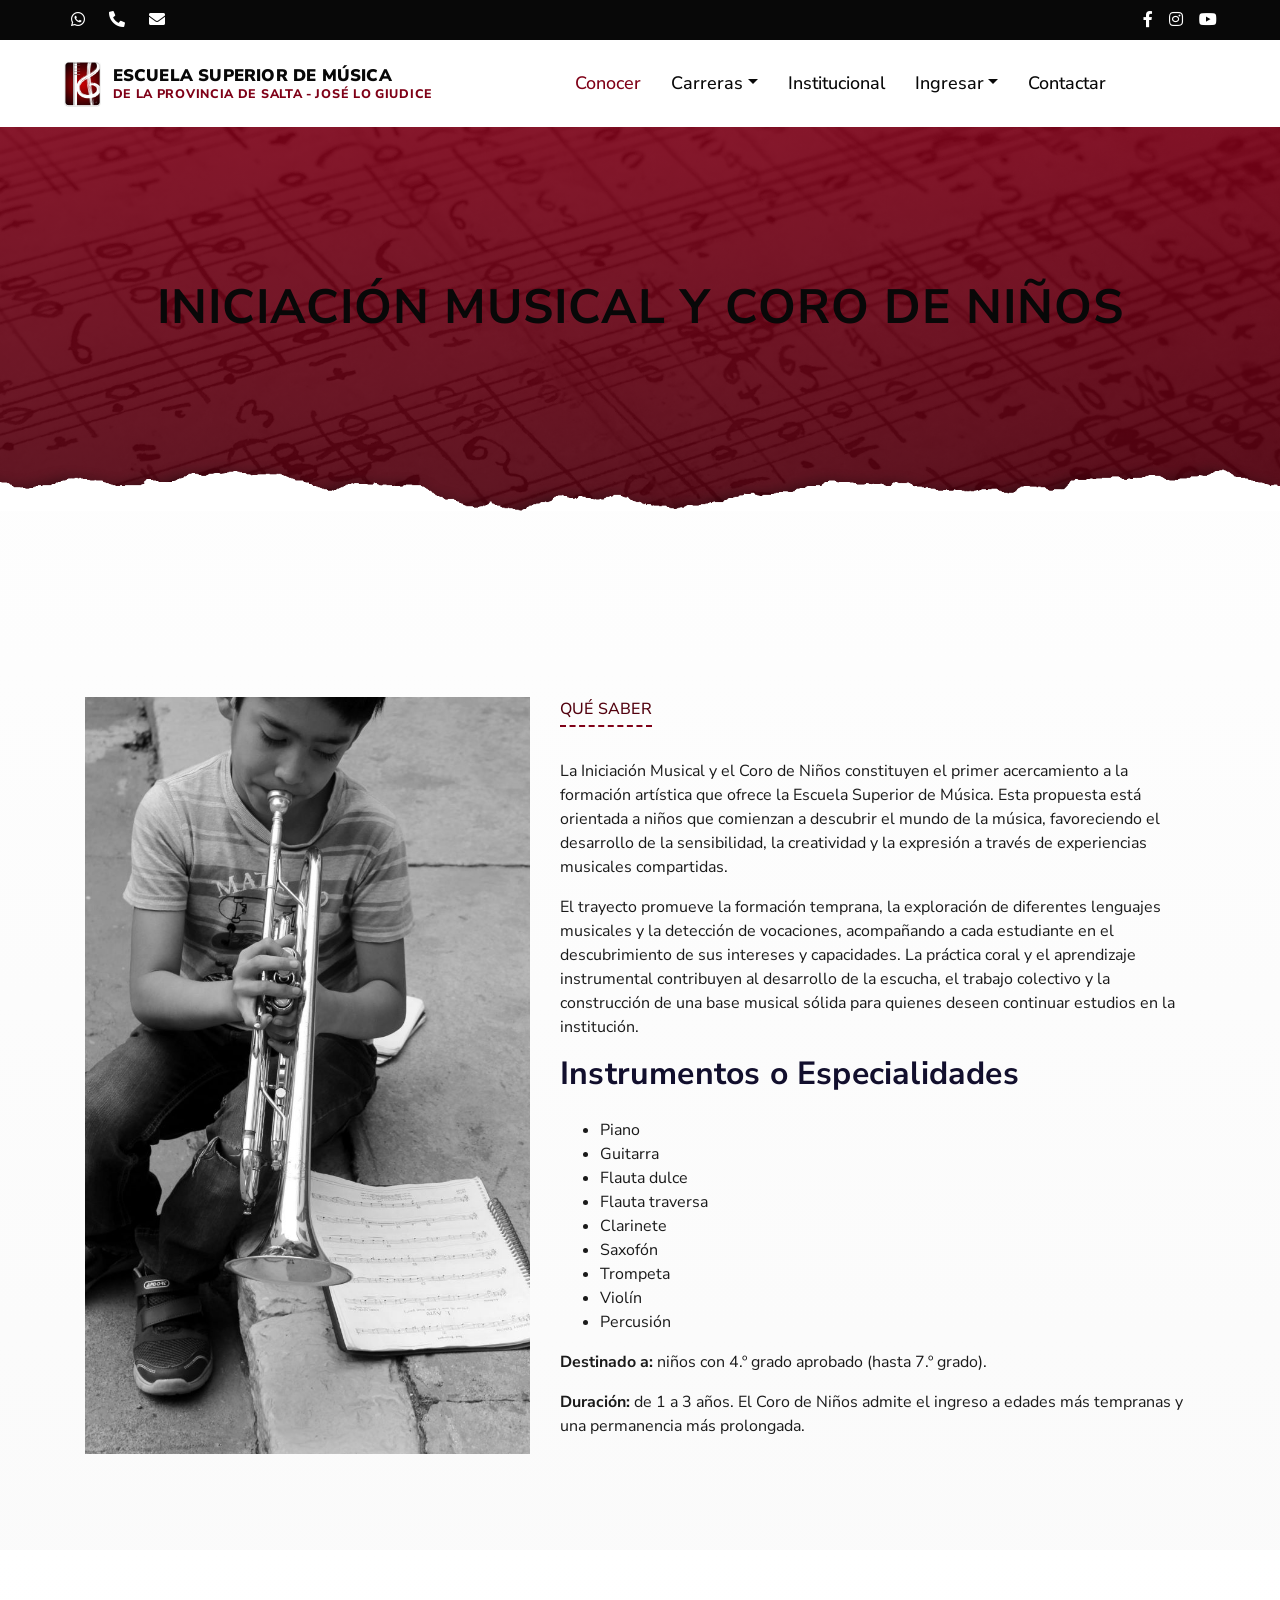
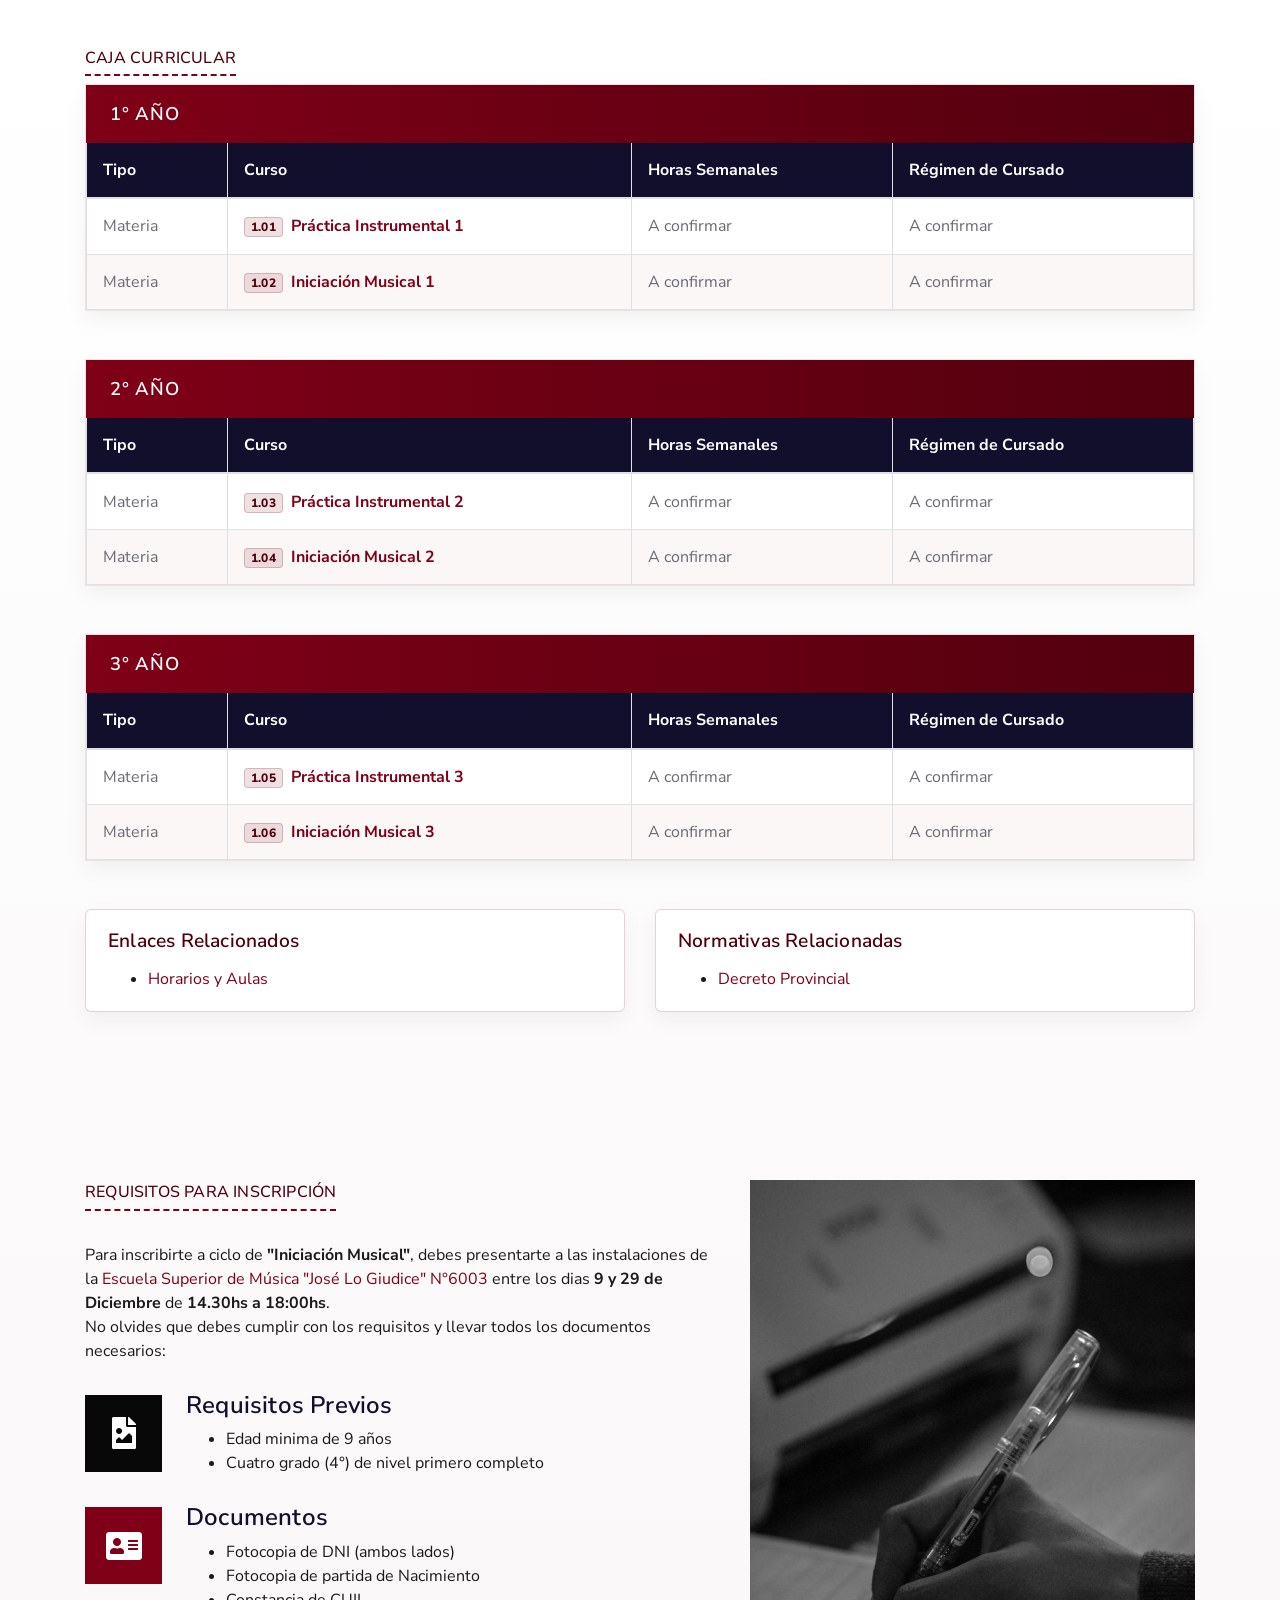
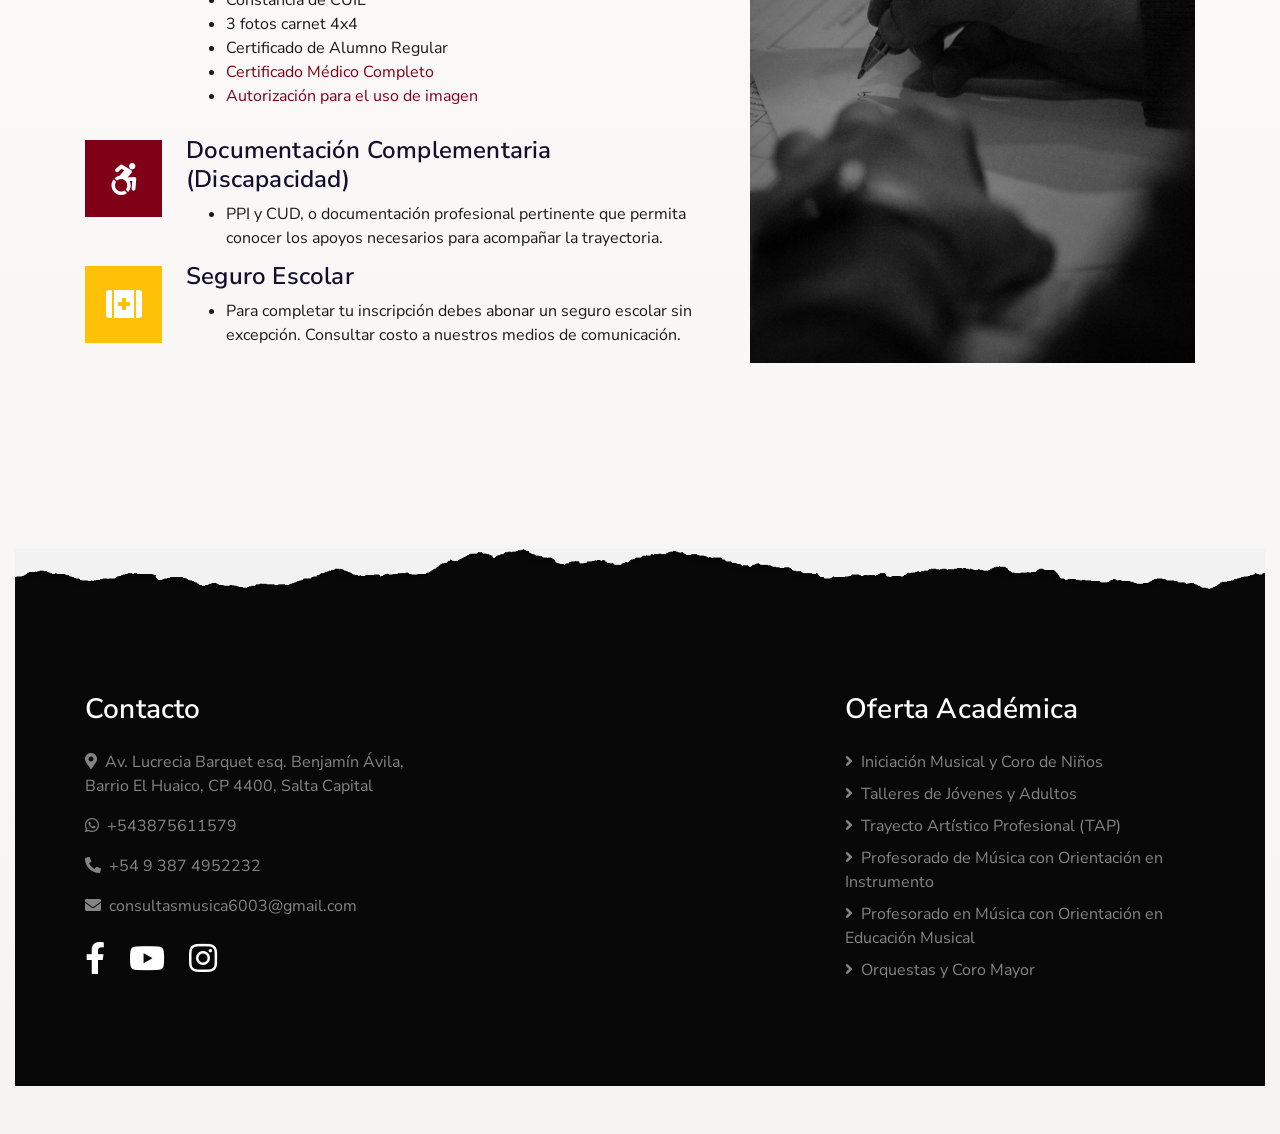
<file: im.html>
<!DOCTYPE html>
<html lang="en">

<head>
    <meta charset="utf-8">
    <title>Escuela Superior de Música - Jose Lo Giudice</title>
    <meta content="width=device-width, initial-scale=1.0" name="viewport">
    <meta content="Free HTML Templates" name="keywords">
    <meta content="Free HTML Templates" name="description">

    <!-- Favicon -->
    <link href="img/favicon.ico" rel="icon">

    <!-- Google Web Fonts -->
    <link rel="preconnect" href="https://fonts.gstatic.com">
    <link href="https://fonts.googleapis.com/css2?family=Nunito+Sans:wght@400;600;700;800;900&display=swap" rel="stylesheet"> 

    <!-- Font Awesome -->
    <link href="https://cdnjs.cloudflare.com/ajax/libs/font-awesome/5.10.0/css/all.min.css" rel="stylesheet">

    <!-- Libraries Stylesheet -->
    <link href="lib/owlcarousel/assets/owl.carousel.min.css" rel="stylesheet">

    <!-- Customized Bootstrap Stylesheet -->
    <link href="css/style.css" rel="stylesheet">
</head>

<body>
    <div class="brand-ribbon" aria-label="Nombre institucional">
        <span class="line-1">ESCUELA SUPERIOR DE MUSICA</span>
        <span class="line-2">DE LA PROVINCIA - JOSE LO GIUDICE</span>
    </div>

    <!-- Topbar Start -->
    <div class="container-fluid bg-dark">
        <div class="row py-2 px-lg-5">
            <div class="col-lg-6 text-center text-lg-left mb-2 mb-lg-0">
                <div class="d-inline-flex align-items-center">
                    <a class="text-white px-2" href="https://wa.me/5493875611579">
                        <i class="fab fa-whatsapp mr-2"></i>                     
                    </a>
                    <a class="text-white px-2" href="tel:+543874952232">
                        <i class="fa fa-phone-alt mr-2"></i>                     
                    </a>                    
                    <a class="text-white px-2" href="mailto:consultasmusica6003@gmail.com">
                        <i class="fa fa-envelope mr-2"></i>                     
                    </a>                                        
                </div>
            </div>
            <div class="col-lg-6 text-center text-lg-right">
                <div class="d-inline-flex align-items-center">
                    <a class="text-white px-2" href="https://www.facebook.com/profile.php?id=100092569306493">
                        <i class="fab fa-facebook-f"></i>
                    </a>
                    <a class="text-white px-2" href="https://www.instagram.com/esm.salta/?hl=es">
                        <i class="fab fa-instagram"></i>
                    </a>
                    <a class="text-white pl-2" href="https://www.youtube.com/@escuelademusicajoselogiudi229">
                        <i class="fab fa-youtube"></i>
                    </a>
                </div>
            </div>
        </div>
    </div>
    <!-- Topbar End -->


    <!-- Navbar Start -->
    <div class="container-fluid p-0">
        <nav class="navbar navbar-expand-lg bg-white navbar-light py-3 py-lg-0 px-lg-5">
            <a href="index.html" class="navbar-brand ml-lg-3">
                <h1 class="m-0 d-flex align-items-center">
                    <img src="img/icono.png" alt="Logo Escuela Superior de Música">
                    <span class="brand-title">
                        <span class="line-1">Escuela Superior de Música</span>
                        <span class="line-2">De la Provincia de Salta - José Lo Giudice</span>
                    </span>
                </h1>
            </a>
            <button type="button" class="navbar-toggler" data-toggle="collapse" data-target="#navbarCollapse">
                <span class="navbar-toggler-icon"></span>
            </button>
            <div class="collapse navbar-collapse justify-content-between px-lg-3" id="navbarCollapse">
                <div class="navbar-nav mx-auto py-0">
                    <a href="index.html" class="nav-item nav-link active">Conocer</a>
                    <div class="nav-item dropdown">
                        <a href="#" class="nav-link dropdown-toggle" data-toggle="dropdown">Carreras</a>
                        <div class="dropdown-menu m-0">
                            <a href="im.html" class="dropdown-item">Iniciación Musical y Coro de Niños</a>
                            <a href="talleres.html" class="dropdown-item">Talleres de Jóvenes y Adultos</a>
                            <a href="tap.html" class="dropdown-item">Trayecto Artístico Profesional (TAP)</a>
                            <a href="prof_inst.html" class="dropdown-item">Profesorado de Música con Orientación en Instrumento</a>
                            <a href="prof_ed.html" class="dropdown-item">Profesorado en Música con Orientación en Educación Musical</a>
                            <a href="coro_y_orq.html" class="dropdown-item">Orquestas y Coro Mayor</a>
                        </div>
                    </div>
                    <a href="course.html" class="nav-item nav-link">Institucional</a>
                    <div class="nav-item dropdown">
                        <a href="#" class="nav-link dropdown-toggle" data-toggle="dropdown">Ingresar</a>
                        <div class="dropdown-menu m-0">
                            <a href="estudiante.html" class="dropdown-item">Estudiantes</a>
                            <a href="docente.html" class="dropdown-item">Docentes</a>
                            <a href="admin.html" class="dropdown-item">Administración</a>
                        </div>
                    </div>
                    <a href="contact.html" class="nav-item nav-link">Contactar</a>
                </div>
            </div>
        </nav>
    </div>
    <!-- Navbar End -->



    <!-- Header Start -->
    <div class="jumbotron jumbotron-fluid page-cursos position-relative overlay-bottom" style="margin-bottom: 90px;">
                <div class="container text-center py-5">
            <div class="hero-brand mt-4 mb-5">
                <h1 class="line-1">Iniciación Musical y Coro de Niños</h1>
            </div>
        </div>
    </div>
    <!-- Header End -->


    <!-- About Start -->
    <div class="container-fluid py-5">
        <div class="container py-5">
            <div class="row">
                <div class="col-lg-5 mb-5 mb-lg-0" style="min-height: 500px;">
                    <div class="position-relative h-100">
                        <img class="position-absolute w-100 h-100" src="img/im.jpg" style="object-fit: cover;">
                    </div>
                </div>
                <div class="col-lg-7">
                    <div class="section-title position-relative mb-4">
                        <h6 class="d-inline-block position-relative text-secondary text-uppercase pb-2">Qué Saber</h6>
                    </div>
                    <p>La Iniciación Musical y el Coro de Niños constituyen el primer acercamiento a la formación artística que ofrece la Escuela Superior de Música. Esta propuesta está orientada a niños que comienzan a descubrir el mundo de la música, favoreciendo el desarrollo de la sensibilidad, la creatividad y la expresión a través de experiencias musicales compartidas.</p>
                    <p>El trayecto promueve la formación temprana, la exploración de diferentes lenguajes musicales y la detección de vocaciones, acompañando a cada estudiante en el descubrimiento de sus intereses y capacidades. La práctica coral y el aprendizaje instrumental contribuyen al desarrollo de la escucha, el trabajo colectivo y la construcción de una base musical sólida para quienes deseen continuar estudios en la institución.</p>
                    <h2 class="mb-4">Instrumentos o Especialidades</h2>
                    <ul>
                        <li>Piano</li>
                        <li>Guitarra</li>
                        <li>Flauta dulce</li>
                        <li>Flauta traversa</li>
                        <li>Clarinete</li>
                        <li>Saxofón</li>
                        <li>Trompeta</li>
                        <li>Violín</li>
                        <li>Percusión</li>
                    </ul>
                    <p> </p>
                    <p><b>Destinado a:</b> niños con 4.º grado aprobado (hasta 7.º grado).</p>
                    <p><b>Duración:</b> de 1 a 3 años. El Coro de Niños admite el ingreso a edades más tempranas y una permanencia más prolongada.</p>
<!--                    <div class="row pt-3 mx-0">
                        <div class="col-3 px-0">
                            <div class="bg-success text-center p-4">
                                <h1 class="text-white" data-toggle="counter-up">123</h1>
                                <h6 class="text-uppercase text-white">Available<span class="d-block">Subjects</span></h6>
                            </div>
                        </div>
                        <div class="col-3 px-0">
                            <div class="bg-primary text-center p-4">
                                <h1 class="text-white" data-toggle="counter-up">1234</h1>
                                <h6 class="text-uppercase text-white">Online<span class="d-block">Courses</span></h6>
                            </div>
                        </div>
                        <div class="col-3 px-0">
                            <div class="bg-secondary text-center p-4">
                                <h1 class="text-white" data-toggle="counter-up">123</h1>
                                <h6 class="text-uppercase text-white">Skilled<span class="d-block">Instructors</span></h6>
                            </div>
                        </div>
                        <div class="col-3 px-0">
                            <div class="bg-warning text-center p-4">
                                <h1 class="text-white" data-toggle="counter-up">1234</h1>
                                <h6 class="text-uppercase text-white">Happy<span class="d-block">Students</span></h6>
                            </div>
                        </div>
-->
                    </div>
                </div>
            </div>
        </div>
    </div>
    <!-- About End -->

    <!-- Plan de Estudios Start -->
    <div class="container-fluid py-5 curriculum-section">
        <div class="container py-5">
            <div class="section-title position-relative mb-4">
                <h6 class="d-inline-block position-relative text-secondary text-uppercase pb-2">Caja Curricular</h6>

            <div class="curriculum-year mb-5">
                <h3 class="curriculum-year-title">1° Año</h3>
                <div class="table-responsive">
                    <table class="table table-bordered curriculum-table">
                        <thead>
                            <tr>
                                <th scope="col">Tipo</th>
                                <th scope="col">Curso</th>
                                <th scope="col">Horas Semanales</th>
                                <th scope="col">Régimen de Cursado</th>
                            </tr>
                        </thead>
                        <tbody>
                            <tr><td>Materia</td><td><a class="curriculum-link" href="#">Práctica Instrumental 1</a></td><td>A confirmar</td><td>A confirmar</td></tr>
                            <tr><td>Materia</td><td><a class="curriculum-link" href="#">Iniciación Musical 1</a></td><td>A confirmar</td><td>A confirmar</td></tr>
                        </tbody>
                    </table>
                </div>
            </div>

            <div class="curriculum-year mb-5">
                <h3 class="curriculum-year-title">2° Año</h3>
                <div class="table-responsive">
                    <table class="table table-bordered curriculum-table">
                        <thead>
                            <tr>
                                <th scope="col">Tipo</th>
                                <th scope="col">Curso</th>
                                <th scope="col">Horas Semanales</th>
                                <th scope="col">Régimen de Cursado</th>
                            </tr>
                        </thead>
                        <tbody>
                            <tr><td>Materia</td><td><a class="curriculum-link" href="#">Práctica Instrumental 2</a></td><td>A confirmar</td><td>A confirmar</td></tr>
                            <tr><td>Materia</td><td><a class="curriculum-link" href="#">Iniciación Musical 2</a></td><td>A confirmar</td><td>A confirmar</td></tr>
                        </tbody>
                    </table>
                </div>
            </div>

            <div class="curriculum-year mb-5">
                <h3 class="curriculum-year-title">3° Año</h3>
                <div class="table-responsive">
                    <table class="table table-bordered curriculum-table">
                        <thead>
                            <tr>
                                <th scope="col">Tipo</th>
                                <th scope="col">Curso</th>
                                <th scope="col">Horas Semanales</th>
                                <th scope="col">Régimen de Cursado</th>
                            </tr>
                        </thead>
                        <tbody>
                            <tr><td>Materia</td><td><a class="curriculum-link" href="#">Práctica Instrumental 3</a></td><td>A confirmar</td><td>A confirmar</td></tr>
                            <tr><td>Materia</td><td><a class="curriculum-link" href="#">Iniciación Musical 3</a></td><td>A confirmar</td><td>A confirmar</td></tr>
                        </tbody>
                    </table>
                </div>
            </div>
                <div class="row">
                <div class="col-lg-6 mb-4 mb-lg-0">
                    <div class="licenses-box h-100">
                        <h3 class="licenses-subtitle">Enlaces Relacionados</h3>
                        <ul class="mb-0">
                            <li><a data-plan="im" href="https://docs.google.com/spreadsheets/d/1ZQRlsMtqVcihNWdtzSpA4T3TUkAMu2xvXqIBfP1HJNE/export?format=pdf&gid=176004517&size=A4&portrait=false&scale=4&top_margin=0.25&bottom_margin=0.25&left_margin=0.25&right_margin=0.25&sheetnames=false&printtitle=false&pagenumbers=false&gridlines=false&fzr=false&r1=0&c1=0&r2=100&c2=16">Horarios y Aulas</a></li>
                        </ul>
                    </div>
                </div>
                <div class="col-lg-6">
                    <div class="licenses-box h-100">
                        <h3 class="licenses-subtitle">Normativas Relacionadas</h3>
                        <ul class="mb-0">
                            <li><a href="#">Decreto Provincial</a></li>
                        </ul>
                    </div>
                </div>
            </div>            
        </div>
    </div>
    <!-- Plan de Estudios End -->

    <!-- estudiante Start -->
    <div class="container-fluid py-5">
        <div class="container py-5">
            <div class="row">
                <div class="col-lg-7 mb-5 mb-lg-0">
                    <div class="section-title position-relative mb-4">
                        <h6 class="d-inline-block position-relative text-secondary text-uppercase pb-2">Requisitos para inscripción</h6>
                    </div>
                    <p class="mb-0 pb-0">Para inscribirte a ciclo de <b>"Iniciación Musical"</b>, debes presentarte a las instalaciones de la <a href="https://maps.app.goo.gl/nwKZx1V56frhYh8r5" target="_blank" rel="noopener noreferrer">Escuela Superior de Música "José Lo Giudice" N°6003</a> entre los dias <b>9 y 29 de Diciembre</b> de <b>14.30hs a 18:00hs</b>.</p>
                    <p class="mb-4 pb-2">No olvides que debes cumplir con los requisitos y llevar todos los documentos necesarios:</p>
                    <div class="d-flex mb-3">
                        <div class="btn-icon bg-secondary mr-4">
                            <i class="fa fa-2x fa-file-image text-white"></i>
                        </div>
                        <div class="mt-n1">
                            <h4>Requisitos Previos</h4>
                            <ul>
                                <li>Edad minima de 9 años</li>
                                <li>Cuatro grado (4°) de nivel primero completo</li>
                            </ul>
                        </div>
                    </div>
                    <div class="d-flex mb-3">
                        <div class="btn-icon bg-primary mr-4">
                            <i class="fa fa-2x fa-address-card text-white"></i>
                        </div>
                        <div class="mt-n1">
                            <h4>Documentos</h4>
                           <ul>
                                <li>Fotocopia de DNI (ambos lados)</li>
                                <li>Fotocopia de partida de Nacimiento </li>
                                <li>Constancia de CUIL</li>
                                <li>3 fotos carnet 4x4</li>
                                <li>Certificado de Alumno Regular</li>
                                <li><a href="https://drive.google.com/file/d/1t_EhFU-nL6zRfreRwfrk4z1DZBOqUli5/view?usp=drivesdk" target="_blank" rel="noopener noreferrer">Certificado Médico Completo</a></li>
                                <li><a href="https://drive.google.com/file/d/16Gqu0x3clSp0e3dDODcXovFGI5mzzPWh/view?usp=drivesdk" target="_blank" rel="noopener noreferrer">Autorización para el uso de imagen</a></li>
                            </ul>                            
                        </div>
                    </div>
                    <div class="d-flex">
                        <div class="btn-icon bg-primary mr-4">
                            <i class="fab fa-2x fa-accessible-icon text-white"></i>
                        </div>
                        <div class="mt-n1">
                            <h4>Documentación Complementaria (Discapacidad)</h4>
                            <ul>
                                <li>PPI y CUD, o documentación profesional pertinente que permita conocer los apoyos necesarios para acompañar la trayectoria.</li>
                            </ul>
                        </div>
                    </div>                    
                    <div class="d-flex">
                        <div class="btn-icon bg-warning mr-4">
                            <i class="fa fa-2x fa-first-aid text-white"></i>
                        </div>
                        <div class="mt-n1">
                            <h4>Seguro Escolar</h4>
                            <ul>
                                <li>Para completar tu inscripción debes abonar un seguro escolar sin excepción. Consultar costo a nuestros medios de comunicación.</li>
                            </ul>
                        </div>
                    </div>
                </div>
                <div class="col-lg-5" style="min-height: 500px;">
                    <div class="position-relative h-100">
                        <img class="position-absolute w-100 h-100" src="img/inscripcion.jpg" style="object-fit: cover;">
                    </div>
                </div>
            </div>
        </div>
    </div>
    
    <!-- estudiante Start -->




    <!-- Footer Start -->
    <div class="container-fluid position-relative overlay-top bg-dark text-white-50 py-5" style="margin-top: 90px;">
        <div class="container mt-5 pt-5">
            <div class="row">
                <div class="col-lg-4 col-md-6 mb-5">
                    <h3 class="text-white mb-4">Contacto</h3>
                    <p><i class="fa fa-map-marker-alt mr-2"></i>Av. Lucrecia Barquet esq. Benjamín Ávila, Barrio El Huaico, CP 4400, Salta Capital</p>
                    <p><i class="fab fa-whatsapp mr-2"></i><a class="text-white-50" href="https://wa.me/5493875611579">+543875611579</a></p>
                    <p><i class="fa fa-phone-alt mr-2"></i><a class="text-white-50" href="tel:+5493874952232">+54 9 387 4952232</a></p>
                    <p><i class="fa fa-envelope mr-2"></i><a class="text-white-50" href="mailto:consultasmusica6003@gmail.com">consultasmusica6003@gmail.com</a></p>
                    <div class="d-flex justify-content-start mt-4">
                        <a class="text-white mr-4" href="https://www.facebook.com/profile.php?id=100092569306493"><i class="fab fa-2x fa-facebook-f"></i></a>
                        <a class="text-white mr-4" href="https://www.instagram.com/esm.salta/?hl=es"><i class="fab fa-2x fa-youtube"></i></a>
                        <a class="text-white" href="https://www.youtube.com/@escuelademusicajoselogiudi229"><i class="fab fa-2x fa-instagram"></i></a>
                    </div>
                </div>
                <div class="col-lg-4 col-md-6 mb-5">
                    <div class="d-flex flex-column justify-content-start">
                        <iframe src="https://www.google.com/maps?q=-24.7216051,-65.420661&z=16&output=embed" title="Ubicación de la Escuela Superior de Música" class="w-100" height="250" style="border:0;" allowfullscreen="" loading="lazy" referrerpolicy="strict-origin-when-cross-origin"></iframe>
                    </div>
                </div>
                <div class="col-lg-4 col-md-6 mb-5">
                    <h3 class="text-white mb-4">Oferta Académica</h3>
                    <div class="d-flex flex-column justify-content-start">
                        <a class="text-white-50 mb-2" href="im.html"><i class="fa fa-angle-right mr-2"></i>Iniciación Musical y Coro de Niños</a>
                        <a class="text-white-50 mb-2" href="talleres.html"><i class="fa fa-angle-right mr-2"></i>Talleres de Jóvenes y Adultos</a>
                        <a class="text-white-50 mb-2" href="tap.html"><i class="fa fa-angle-right mr-2"></i>Trayecto Artístico Profesional (TAP)</a>
                        <a class="text-white-50 mb-2" href="prof_inst.html"><i class="fa fa-angle-right mr-2"></i>Profesorado de Música con Orientación en Instrumento</a>
                        <a class="text-white-50 mb-2" href="prof_ed.html"><i class="fa fa-angle-right mr-2"></i>Profesorado en Música con Orientación en Educación Musical</a>
                        <a class="text-white-50 mb-2" href="coro_y_orq.html"><i class="fa fa-angle-right mr-2"></i>Orquestas y Coro Mayor</a>
                    </div>
                </div>
            </div>
        </div>
    </div>
    <!-- Footer End -->

    <!-- Back to Top -->
    <a href="#" class="btn btn-lg btn-primary rounded-0 btn-lg-square back-to-top"><i class="fa fa-angle-double-up"></i></a>


    <!-- JavaScript Libraries -->
    <script src="https://code.jquery.com/jquery-3.4.1.min.js"></script>
    <script src="https://stackpath.bootstrapcdn.com/bootstrap/4.4.1/js/bootstrap.bundle.min.js"></script>
    <script src="lib/easing/easing.min.js"></script>
    <script src="lib/waypoints/waypoints.min.js"></script>
    <script src="lib/counterup/counterup.min.js"></script>
    <script src="lib/owlcarousel/owl.carousel.min.js"></script>

    <script>
        document.addEventListener('DOMContentLoaded', function () {
            const rules = [
                { code: '1.01', title: 'Práctica Instrumental 1', regular: [], approved: [] },
                { code: '1.02', title: 'Iniciación Musical 1', regular: [], approved: [] },
                { code: '1.03', title: 'Práctica Instrumental 2', regular: [], approved: [] },
                { code: '1.04', title: 'Iniciación Musical 2', regular: [], approved: [] },
                { code: '1.05', title: 'Práctica Instrumental 3', regular: [], approved: [] },
                { code: '1.06', title: 'Iniciación Musical 3', regular: [], approved: [] }
            ];

            const normalizeTitle = function (value) {
                return value
                    .toLowerCase()
                    .normalize('NFD')
                    .replace(/[\u0300-\u036f]/g, '')
                    .replace(/\s+/g, ' ')
                    .trim();
            };

            const ruleByTitle = new Map();
            rules.forEach(function (rule) {
                ruleByTitle.set(normalizeTitle(rule.title), rule);
            });

            const links = document.querySelectorAll('.curriculum-link');
            links.forEach(function (link) {
                const row = link.closest('tr');
                if (!row) {
                    return;
                }

                const rule = ruleByTitle.get(normalizeTitle(link.textContent));
                if (!rule) {
                    return;
                }

                row.dataset.code = rule.code;
                row.dataset.regular = rule.regular.join(',');
                row.dataset.approved = rule.approved.join(',');

                if (!link.querySelector('.curriculum-course-code')) {
                    const codeBadge = document.createElement('span');
                    codeBadge.className = 'curriculum-course-code';
                    codeBadge.textContent = rule.code;
                    link.prepend(codeBadge);
                }
            });

            const rowsByCode = new Map();
            document.querySelectorAll('.curriculum-table tbody tr[data-code]').forEach(function (row) {
                rowsByCode.set(row.dataset.code, row);
            });

            let pinnedCode = null;

            const clearHighlights = function () {
                document.querySelectorAll('.curriculum-row-active, .curriculum-row-regular, .curriculum-row-approved').forEach(function (row) {
                    row.classList.remove('curriculum-row-active', 'curriculum-row-regular', 'curriculum-row-approved');
                });
            };

            const applyHighlights = function (rule) {
                clearHighlights();

                const currentRow = rowsByCode.get(rule.code);
                if (currentRow) {
                    currentRow.classList.add('curriculum-row-active');
                }

                rule.regular.forEach(function (code) {
                    const row = rowsByCode.get(code);
                    if (row) {
                        row.classList.add('curriculum-row-regular');
                    }
                });

                rule.approved.forEach(function (code) {
                    const row = rowsByCode.get(code);
                    if (row) {
                        row.classList.remove('curriculum-row-regular');
                        row.classList.add('curriculum-row-approved');
                    }
                });
            };

            const togglePinnedSelection = function (rule) {
                if (pinnedCode === rule.code) {
                    pinnedCode = null;
                    clearHighlights();
                    return;
                }

                pinnedCode = rule.code;
                applyHighlights(rule);
            };

            links.forEach(function (link) {
                const row = link.closest('tr');
                if (!row || !row.dataset.code) {
                    return;
                }

                const rule = rules.find(function (item) {
                    return item.code === row.dataset.code;
                });
                if (!rule) {
                    return;
                }

                link.addEventListener('mouseenter', function () {
                    if (!pinnedCode) {
                        applyHighlights(rule);
                    }
                });

                link.addEventListener('focus', function () {
                    if (!pinnedCode) {
                        applyHighlights(rule);
                    }
                });

                link.addEventListener('mouseleave', function () {
                    if (!pinnedCode) {
                        clearHighlights();
                    }
                });

                link.addEventListener('blur', function () {
                    if (!pinnedCode) {
                        clearHighlights();
                    }
                });

                link.addEventListener('click', function (event) {
                    if (link.getAttribute('href') === '#') {
                        event.preventDefault();
                    }

                    event.stopPropagation();
                    togglePinnedSelection(rule);
                });

                row.addEventListener('click', function () {
                    togglePinnedSelection(rule);
                });
            });

            document.addEventListener('click', function (event) {
                if (!event.target.closest('.curriculum-link') && !event.target.closest('.curriculum-table')) {
                    pinnedCode = null;
                    clearHighlights();
                }
            });

            document.addEventListener('keydown', function (event) {
                if (event.key === 'Escape') {
                    pinnedCode = null;
                    clearHighlights();
                }
            });
        });
    </script>

    <!-- Template Javascript -->
    <script src="js/main.js"></script>
    <script src="js/descargas.js"></script>
</body>

</html>
</file>
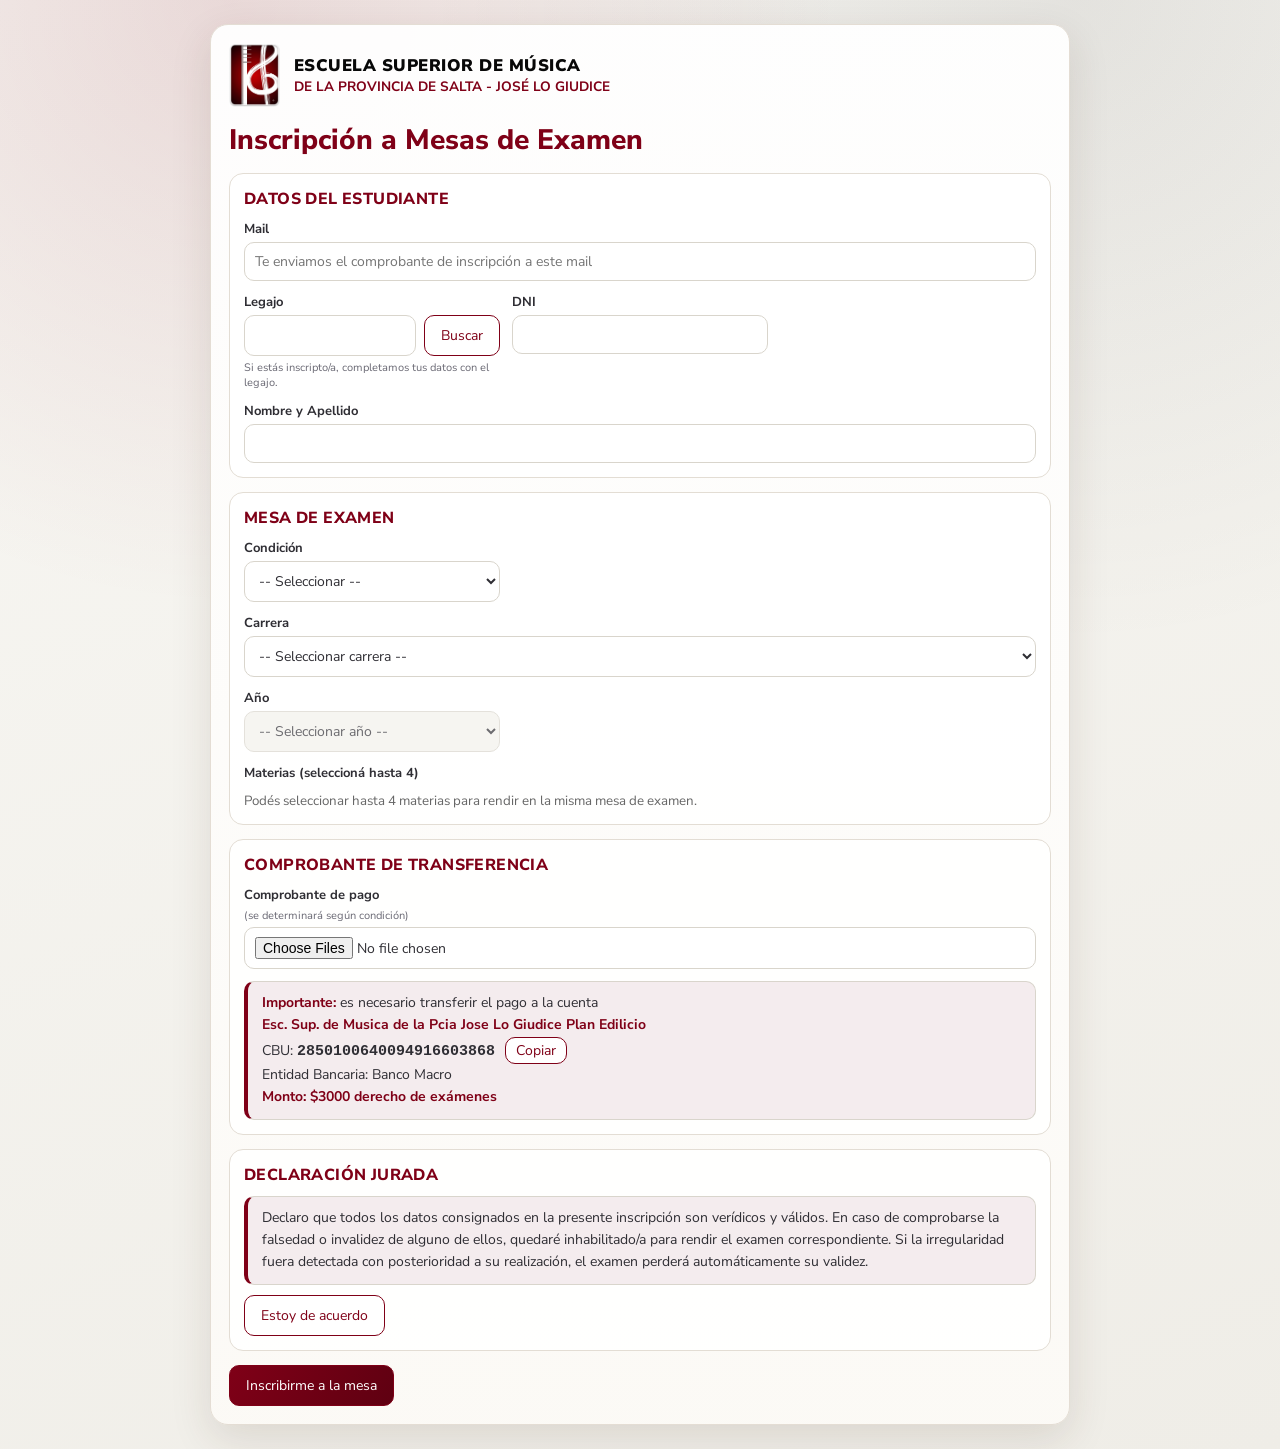
<file: inscripcion_mesas.html>
<!DOCTYPE html>
<html lang="es">
<head>
<meta charset="utf-8">
<meta name="viewport" content="width=device-width, initial-scale=1.0">
<title>Inscripción a Mesas de Examen - Escuela Superior de Música</title>
<link href="https://fonts.googleapis.com/css2?family=Nunito+Sans:wght@400;600;700;800;900&display=swap" rel="stylesheet">
<style>
    :root { --accent: #7f0017; --text: #2f2e34; --soft: #6b6a75; --line: #d9d5cc; }
    * { box-sizing: border-box; }
    body { font-family: "Nunito Sans", "Futura PT", Futura, "Trebuchet MS", sans-serif; margin: 0; min-height: 100vh; color: var(--text);
        background: radial-gradient(circle at 18% 0%, rgba(127,0,23,.12), transparent 34%), radial-gradient(circle at 84% 0%, rgba(8,8,8,.08), transparent 36%), linear-gradient(160deg, #f8f7f3, #efede7); }
    .wrap { width: min(860px, 94vw); margin: 24px auto; background: linear-gradient(180deg, rgba(255,255,255,.95), rgba(252,250,246,.96));
        border: 1px solid #e4ddd4; border-radius: 18px; padding: 18px; box-shadow: 0 14px 42px rgba(64,40,22,.12); }
    .brand { display: flex; align-items: center; gap: 14px; margin-bottom: 14px; }
    .brand img { height: 64px; }
    .brand .l1 { font-weight: 900; letter-spacing: .5px; text-transform: uppercase; font-size: 1.05rem; color: #080808; }
    .brand .l2 { font-weight: 700; font-size: .85rem; color: var(--accent); text-transform: uppercase; }
    h1 { margin: 0 0 14px; font-size: clamp(1.3rem, 2.2vw, 2rem); font-weight: 800; color: var(--accent); }
    h2 { margin: 0 0 10px; font-size: 1rem; font-weight: 800; color: var(--accent); text-transform: uppercase; letter-spacing: .4px; }
    .card { background: rgba(255,255,255,.92); border: 1px solid #e3ddd4; border-radius: 14px; padding: 14px; margin-bottom: 14px; }
    .grid { display: grid; grid-template-columns: repeat(auto-fit, minmax(240px, 1fr)); gap: 12px; }
    .grid .full { grid-column: 1 / -1; }
    label { display: flex; flex-direction: column; font-weight: 700; font-size: 13px; gap: 4px; }
    label small { font-weight: 400; color: var(--soft); }
    select, input { padding: 9px 10px; font-size: 14px; border: 1px solid var(--line); border-radius: 10px; font-family: inherit; background: #fff; color: var(--text); width: 100%; }
    select:focus, input:focus { outline: 2px solid rgba(127,0,23,.35); }
    select:disabled { background: #f3f1ec; }
    .row { display: flex; gap: 8px; }
    button { padding: 10px 16px; border: 1px solid var(--accent); border-radius: 10px; cursor: pointer; font-size: 14px; font-family: inherit; background: linear-gradient(120deg, #7f0017, #5f0011); color: #fff; }
    button.sec { background: #fff; color: var(--accent); white-space: nowrap; }
    button:disabled { opacity: .6; cursor: default; }
    .aviso { background: #f4ecee; border: 1px solid var(--line); border-left: 4px solid var(--accent); border-radius: 10px; padding: 10px 14px; font-size: 14px; line-height: 1.6; }
    .aviso strong { color: var(--accent); }
    .aviso code { font-size: 15px; font-weight: 700; user-select: all; }
    .ok { background: #edf6ee; border-color: #8bbf93; color: #1f5a2a; border-left-color: #2f8a41; }
    .err { background: #fbeaea; border-color: #e0a5a5; color: #8a1f1f; }
    .nota { font-size: 12px; color: var(--soft); margin-top: 6px; }
    #preview { max-width: 100%; max-height: 220px; margin-top: 8px; border: 1px solid var(--line); border-radius: 10px; }
    .correlativas { font-size: 13px; padding: 8px 11px; }
    .libreta-slot { padding: 10px; border: 1px solid var(--line); border-radius: 10px; background: #faf9f6; }
    .libreta-slot img { max-width: 100%; max-height: 180px; margin-top: 8px; border-radius: 8px; }
    #aceptar[aria-pressed="true"] { background: #edf6ee; color: #1f5a2a; border-color: #8bbf93; }
    [hidden] { display: none !important; }
    .trampa { position: absolute; left: -9999px; }
</style>
</head>
<body>
<div class="wrap">
    <div class="brand">
        <img src="img/icono.png" alt="Logo Escuela Superior de Música">
        <div>
            <div class="l1">Escuela Superior de Música</div>
            <div class="l2">de la Provincia de Salta - José Lo Giudice</div>
        </div>
    </div>
    <h1>Inscripción a Mesas de Examen</h1>

    <form id="form" novalidate autocomplete="on">
        <div class="card">
            <h2>Datos del estudiante</h2>
            <div class="grid">
                <label class="full">Mail
                    <input type="email" id="email" autocomplete="email" placeholder="Te enviamos el comprobante de inscripción a este mail" required>
                </label>
                <label>Legajo
                    <div class="row">
                        <input type="text" id="legajo" inputmode="numeric" autocomplete="off" required>
                        <button type="button" class="sec" id="buscar">Buscar</button>
                    </div>
                    <small id="estadoLegajo">Si estás inscripto/a, completamos tus datos con el legajo.</small>
                </label>
                <label>DNI
                    <input type="text" id="dni" inputmode="numeric" autocomplete="off" required>
                </label>
                <label class="full">Nombre y Apellido
                    <input type="text" id="nombre" autocomplete="name" required>
                </label>
            </div>
        </div>

        <div class="card">
            <h2>Mesa de examen</h2>
            <div class="grid">
                <label>Condición
                    <select id="condicion" required>
                        <option value="">-- Seleccionar --</option>
                        <option>Regular</option><option>Libre</option>
                    </select>
                </label>
                <label class="full">Carrera
                    <select id="carrera" required><option value="">-- Seleccionar carrera --</option></select>
                </label>
                <label>Año
                    <select id="anio" disabled required><option value="">-- Seleccionar año --</option></select>
                </label>
                <div class="full">
                    <label>Materias (seleccioná hasta 4)
                        <div id="materiasContainer"></div>
                    </label>
                    <small style="color: #666; margin-top: 6px; display: block;">Podés seleccionar hasta 4 materias para rendir en la misma mesa de examen.</small>
                </div>
                <div id="infoCorrelativas" class="aviso correlativas full" hidden aria-live="polite"></div>
                <div id="fotosLibreta" class="full" hidden>
                    <h2>Fotos de la libreta</h2>
                    <p class="nota">Subí una foto legible por cada materia que el plan exige tener aprobada.</p>
                    <div id="camposLibreta" class="grid"></div>
                </div>
            </div>
        </div>

        <div class="card">
            <h2>Comprobante de Transferencia</h2>
            <div class="grid">
                <label id="lblComprobante" class="full">Comprobante de pago <small id="reqComprobante">(se determinará según condición)</small>
                    <input type="file" id="comprobante" accept="image/*" multiple>
                    <div id="previews" style="display: grid; grid-template-columns: repeat(auto-fill, minmax(150px, 1fr)); gap: 8px; margin-top: 8px;"></div>
                </label>
            </div>
            <div class="aviso full">
                <strong>Importante:</strong> es necesario transferir el pago a la cuenta<br>
                <strong>Esc. Sup. de Musica de la Pcia Jose Lo Giudice Plan Edilicio</strong><br>
                CBU: <code id="cbu">2850100640094916603868</code>
                <button type="button" class="sec" id="copiarCbu" style="padding:3px 10px;margin-left:6px">Copiar</button><br>
                Entidad Bancaria: Banco Macro<br>
                <strong style="color: #7f0017;">Monto: $3000 derecho de exámenes</strong>
            </div>
        </div>

        <div class="card">
            <h2>Declaración jurada</h2>
            <div class="aviso">
                Declaro que todos los datos consignados en la presente inscripción son verídicos y válidos. 
                En caso de comprobarse la falsedad o invalidez de alguno de ellos, quedaré inhabilitado/a para rendir el examen correspondiente. 
                Si la irregularidad fuera detectada con posterioridad a su realización, el examen perderá automáticamente su validez.
            </div>
            <button type="button" class="sec" id="aceptar" aria-pressed="false" style="margin-top:10px">Estoy de acuerdo</button>
        </div>

        <input class="trampa" type="text" id="web" tabindex="-1" autocomplete="off" aria-hidden="true">
        <div id="mensaje" class="aviso" hidden role="status"></div>
        <div class="row" style="margin-top:12px">
            <button type="submit" id="enviar">Inscribirme a la mesa</button>
        </div>
    </form>
</div>

<script src="js/catalogo_materias.js"></script>
<script src="js/correlativas_mesas.js"></script>
<script>
// URL de la aplicación web de Apps Script (ver apps_script_mesas.gs). Vacío = no envía.
const MESAS_URL = "https://script.google.com/macros/s/AKfycbzv35cr4HFSbOu9_KulWiPOgbo1zahwJJrT9ahrCNibqGyRMgH75T5gAqKvuYfpkNBf/exec";

// Planillas de inscripciones de donde se precargan nombre, apellido y DNI a partir del legajo.
const FUENTES_LEGAJO = [
    { carrera: "Trayecto Artístico Profesional (TAP)", sheetId: "1YoyK2aw8x-RJAANB4enPna8HWspLML8aAYr4D_epI2s" }
];
const MAX_LADO = 1600; // px del comprobante antes de enviarlo

const $ = id => document.getElementById(id);
let selC, selA; // Variables globales

document.addEventListener("DOMContentLoaded", () => {
selC = $("carrera");
selA = $("anio");
const CARRERAS_MESAS = [
    "Trayecto Artístico Profesional (TAP)",
    "Talleres de Jóvenes y Adultos"
];
CARRERAS_MESAS.filter(c => CATALOGO[c]).forEach(c => selC.add(new Option(c, c)));

function llenar(sel, vacio, valores) {
    sel.replaceChildren(new Option(vacio, ""), ...valores.map(v => new Option(v, v)));
}

let materiasSeleccionadas = [];
const MAX_MATERIAS = 4;
let fotosLibreta = {};
let aceptaDeclaracion = false;
let revisionCorrelativas = 0;
let comprobante = null;

selC.addEventListener("change", () => {
    llenar(selA, "-- Seleccionar año --", Object.keys(CATALOGO[selC.value] || {}));
    selA.disabled = !selC.value;
    selA.dispatchEvent(new Event("change"));
    materiasSeleccionadas = [];
    renderizarMaterias();
});

selA.addEventListener("change", () => {
    renderizarMaterias();
});

function renderizarMaterias() {
    const container = $("materiasContainer");
    const materias = (CATALOGO[selC.value] || {})[selA.value] || [];
    
    container.innerHTML = "";
    
    if (!selA.value) {
        container.innerHTML = '<p style="color: var(--soft);">Selecciona un año primero</p>';
        return;
    }
    
    const grid = document.createElement("div");
    grid.style.cssText = "display: grid; grid-template-columns: repeat(auto-fill, minmax(220px, 1fr)); gap: 8px; margin-top: 8px;";
    
    materias.forEach(materia => {
        const label = document.createElement("label");
        label.style.cssText = "display: flex; align-items: center; gap: 8px; padding: 8px; background: #faf9f6; border: 1px solid var(--line); border-radius: 8px; cursor: pointer; font-weight: 400;";
        
        const checkbox = document.createElement("input");
        checkbox.type = "checkbox";
        checkbox.value = materia;
        checkbox.checked = materiasSeleccionadas.includes(materia);
        checkbox.disabled = !checkbox.checked && materiasSeleccionadas.length >= MAX_MATERIAS;
        checkbox.style.cursor = "pointer";
        
        checkbox.addEventListener("change", () => {
            if (checkbox.checked) {
                if (materiasSeleccionadas.length < MAX_MATERIAS) {
                    materiasSeleccionadas.push(materia);
                }
            } else {
                materiasSeleccionadas = materiasSeleccionadas.filter(m => m !== materia);
            }
            renderizarMaterias();
            actualizarCorrelativas();
            actualizarEstadoComprobante();
        });
        
        const span = document.createElement("span");
        span.textContent = materia;
        
        label.appendChild(checkbox);
        label.appendChild(span);
        grid.appendChild(label);
    });
    
    container.appendChild(grid);
}

function materiasSeleccionadasFn() {
    return materiasSeleccionadas;
}

function normalizarMateria(texto) {
    return texto.toLowerCase().normalize("NFD").replace(/[\u0300-\u036f]/g, "")
        .replace(/\binstrumenta\b/g, "instrumental").replace(/\s+/g, " ").trim();
}

function buscarRegla(carrera, nombre) {
    const reglas = (CORRELATIVAS_MESAS[carrera] || {}).rules || [];
    const nombreNormalizado = normalizarMateria(nombre);
    return reglas.find(r => {
        const titulo = normalizarMateria(r.title);
        return nombreNormalizado === titulo || nombreNormalizado.startsWith(titulo + ":");
    });
}

function actualizarCorrelativas() {
    const info = $("infoCorrelativas"), fotos = $("fotosLibreta"), campos = $("camposLibreta");
    revisionCorrelativas++;
    fotosLibreta = [];
    campos.replaceChildren();
    
    if (materiasSeleccionadas.length === 0) {
        info.hidden = true;
        fotos.hidden = true;
        return;
    }

    const plan = CORRELATIVAS_MESAS[selC.value];
    const cursos = plan ? plan.courses : {};
    const lista = codigos => codigos.map(codigo => cursos[codigo.trim()] || `Correlativa ${codigo.trim()} (verificar plan)`);
    
    info.innerHTML = "";
    const textos = [];
    
    materiasSeleccionadas.forEach(materia => {
        const regla = buscarRegla(selC.value, materia);
        const regular = regla ? lista(regla.regular) : [];
        const aprobadas = regla ? lista(regla.approved) : [];
        
        const texto = [
            `<strong>${materia}</strong>`,
            regular.length ? `Debe tener regularizadas: ${regular.join(", ")}.` : "",
            aprobadas.length ? `Debe tener aprobadas: ${aprobadas.join(", ")}.` : "",
            !regular.length && !aprobadas.length ? "Sin correlativas." : ""
        ].filter(Boolean).join(" ");
        textos.push(texto);
    });
    
    info.innerHTML = textos.join("<br>");
    info.hidden = false;

    // Recolectar todas las fotos necesarias
    let totalRegularizadas = 0;
    let totalAprobadas = 0;
    const fotosRequeridas = {};
    
    materiasSeleccionadas.forEach((materia, materiaIdx) => {
        const regla = buscarRegla(selC.value, materia);
        const regular = regla ? lista(regla.regular) : [];
        const aprobadas = regla ? lista(regla.approved) : [];
        
        regular.forEach((nombre, idx) => {
            fotosRequeridas[`regular_${materiaIdx}_${idx}`] = { nombre, materia, tipo: "regular" };
            totalRegularizadas++;
        });
        aprobadas.forEach((nombre, idx) => {
            fotosRequeridas[`aprobada_${materiaIdx}_${idx}`] = { nombre, materia, tipo: "aprobada" };
            totalAprobadas++;
        });
    });
    
    // Mostrar sección de fotos si hay correlativas
    fotos.hidden = totalRegularizadas === 0 && totalAprobadas === 0;
    
    // Crear campos para todas las fotos necesarias
    Object.entries(fotosRequeridas).forEach(([key, { nombre, materia, tipo }]) => {
        const revision = revisionCorrelativas;
        const contenedor = document.createElement("label");
        contenedor.className = "libreta-slot";
        const titulo = document.createElement("span");
        titulo.textContent = `${materia} - Foto de libreta: ${nombre}${tipo === "regular" ? " (opcional)" : ""}`;
        const entrada = document.createElement("input");
        entrada.type = "file";
        entrada.accept = "image/*";
        entrada.required = tipo === "aprobada";
        entrada.multiple = false;
        entrada.id = `foto_${key}_${Date.now()}`;
        entrada.addEventListener("change", async () => {
            fotosLibreta[key] = null;
            const anterior = contenedor.querySelector("img");
            if (anterior) anterior.remove();
            const archivo = entrada.files[0];
            if (!archivo) return;
            if (!archivo.type.startsWith("image/")) {
                entrada.value = "";
                return mostrar("Las fotos de la libreta deben ser imágenes.", "err");
            }
            try {
                const imagen = await leerImagen(archivo);
                if (revision !== revisionCorrelativas) return;
                fotosLibreta[key] = { ...imagen, materia: nombre };
                const vista = document.createElement("img");
                vista.src = imagen.dataUrl;
                vista.alt = `Vista previa: ${nombre}`;
                contenedor.appendChild(vista);
                $("mensaje").hidden = true;
            } catch (err) {
                entrada.value = "";
                mostrar(err.message, "err");
            }
        });
        contenedor.append(titulo, entrada);
        campos.appendChild(contenedor);
    });
}

function actualizarEstadoComprobante() {
    const condicion = $("condicion").value;
    
    if (materiasSeleccionadas.length === 0) {
        $("reqComprobante").textContent = "(se determinará según condición)";
        return;
    }
    
    // Verificar si hay correlativas
    let tieneCorrelativas = false;
    materiasSeleccionadas.forEach(materia => {
        const regla = buscarRegla($("carrera").value, materia);
        if (regla && (regla.regular.length > 0 || regla.approved.length > 0)) {
            tieneCorrelativas = true;
        }
    });
    
    const esLibre = condicion === "Libre";
    
    if (esLibre || tieneCorrelativas) {
        $("reqComprobante").textContent = "(obligatorio)";
    } else {
        $("reqComprobante").textContent = "(opcional)";
    }
}

// ---- Precarga por legajo (gviz JSONP: pide solo la fila de ese legajo) ----
function consultar(sheetId, where) {
    return new Promise(resolve => {
        const cb = "__leg" + Date.now() + Math.floor(Math.random() * 1e6);
        const s = document.createElement("script");
        const fin = v => { delete window[cb]; s.remove(); resolve(v); };
        window[cb] = d => {
            if (!d || d.status !== "ok" || !d.table.rows.length) return fin(null);
            const v = c => (c && c.v != null ? String(c.v).trim() : "");
            const r = d.table.rows.map(r => ({ nombre: v(r.c[0]), apellido: v(r.c[1]), dni: v(r.c[2]) })).find(x => x.nombre || x.apellido);
            fin(r || null);
        };
        s.onerror = () => fin(null);
        s.src = `https://docs.google.com/spreadsheets/d/${sheetId}/gviz/tq?sheet=Inscripciones`
            + `&tq=${encodeURIComponent("select C,D,F where " + where + " limit 5")}&tqx=${encodeURIComponent("out:json;responseHandler:" + cb)}`;
        document.head.appendChild(s);
    });
}
// La columna Legajo puede ser numérica o de texto según la planilla
async function buscarEn(sheetId, legajo) {
    if (/^\d+$/.test(legajo)) {
        const r = await consultar(sheetId, `I = ${legajo}`);
        if (r) return r;
    }
    return consultar(sheetId, `I = '${legajo}'`);
}

async function buscarLegajo() {
    const legajo = $("legajo").value.trim();
    const est = $("estadoLegajo");
    if (!/^[\w.-]{1,20}$/.test(legajo)) { est.textContent = "Ingresá un legajo válido."; return; }
    est.textContent = "Buscando...";
    const res = await Promise.all(FUENTES_LEGAJO.map(f => buscarEn(f.sheetId, legajo).then(r => r && { ...r, carrera: f.carrera })));
    const r = res.find(Boolean);
    if (!r || legajo !== $("legajo").value.trim()) {
        if (!r) est.textContent = "No encontramos ese legajo: completá tus datos a mano.";
        return;
    }
    $("nombre").value = [r.nombre, r.apellido].filter(Boolean).join(" ");
    if (r.dni) $("dni").value = r.dni;
    if (!selC.value) { selC.value = r.carrera; selC.dispatchEvent(new Event("change")); }
    est.textContent = "Datos completados: revisalos antes de enviar.";
}
$("buscar").onclick = buscarLegajo;
$("legajo").addEventListener("change", buscarLegajo);

$("condicion").addEventListener("change", () => {
    actualizarEstadoComprobante();
});

$("copiarCbu").onclick = async e => {
    try { await navigator.clipboard.writeText($("cbu").textContent); e.target.textContent = "Copiado"; }
    catch { e.target.textContent = "Seleccionalo"; }
    setTimeout(() => e.target.textContent = "Copiar", 1800);
};

$("aceptar").addEventListener("click", e => {
    aceptaDeclaracion = !aceptaDeclaracion;
    e.currentTarget.setAttribute("aria-pressed", String(aceptaDeclaracion));
    e.currentTarget.textContent = aceptaDeclaracion ? "Estoy de acuerdo ✓" : "Estoy de acuerdo";
});

// ---- Comprobante: se achica en el navegador para que el envío sea liviano ----
function leerImagen(file) {
    return new Promise((resolve, reject) => {
        const url = URL.createObjectURL(file), img = new Image();
        img.onload = () => {
            const k = Math.min(1, MAX_LADO / Math.max(img.width, img.height));
            const cv = document.createElement("canvas");
            cv.width = Math.round(img.width * k); cv.height = Math.round(img.height * k);
            cv.getContext("2d").drawImage(img, 0, 0, cv.width, cv.height);
            URL.revokeObjectURL(url);
            const dataUrl = cv.toDataURL("image/jpeg", 0.82);
            resolve({ nombre: file.name.replace(/\.[^.]+$/, "") + ".jpg", tipo: "image/jpeg", base64: dataUrl.split(",")[1], dataUrl });
        };
        img.onerror = () => { URL.revokeObjectURL(url); reject(new Error("No se pudo leer la imagen. Probá con una foto JPG o PNG.")); };
        img.src = url;
    });
}
$("comprobante").addEventListener("change", async e => {
    comprobante = null;
    const previews = $("previews");
    previews.innerHTML = "";
    
    const archivos = Array.from(e.target.files);
    if (archivos.length === 0) return;
    
    // Validar que todos sean imágenes
    for (const f of archivos) {
        if (!f.type.startsWith("image/")) {
            e.target.value = "";
            return mostrar("Todos los comprobantes deben ser imágenes.", "err");
        }
    }
    
    try {
        const imagenesProcessadas = [];
        for (const f of archivos) {
            const imagen = await leerImagen(f);
            imagenesProcessadas.push(imagen);
            
            // Mostrar preview
            const contenedor = document.createElement("div");
            contenedor.style.cssText = "position: relative; border: 1px solid var(--line); border-radius: 8px; overflow: hidden;";
            
            const img = document.createElement("img");
            img.src = imagen.dataUrl;
            img.alt = `Vista previa: ${f.name}`;
            img.style.cssText = "width: 100%; height: 150px; object-fit: cover;";
            contenedor.appendChild(img);
            
            previews.appendChild(contenedor);
        }
        
        comprobante = imagenesProcessadas.length === 1 ? imagenesProcessadas[0] : imagenesProcessadas;
        $("mensaje").hidden = true;
    } catch (err) {
        e.target.value = "";
        mostrar(err.message, "err");
    }
});

function mostrar(texto, tipo = "") {
    const m = $("mensaje");
    m.className = "aviso " + tipo; m.textContent = texto; m.hidden = false;
    m.scrollIntoView({ behavior: "smooth", block: "center" });
}

function validar() {
    const v = id => $(id).value.trim();
    if (!/^[^\s@]+@[^\s@]+\.[^\s@]+$/.test(v("email"))) return "Ingresá un mail válido.";
    if (!/^[\w.-]{1,20}$/.test(v("legajo"))) return "Ingresá tu legajo.";
    if (v("nombre").length < 3) return "Ingresá tu nombre y apellido.";
    if (!/^\d{6,9}$/.test(v("dni").replace(/\./g, ""))) return "Ingresá un DNI válido (solo números).";
    for (const [id, txt] of [["condicion", "la condición"], ["carrera", "la carrera"], ["anio", "el año"]])
        if (!v(id)) return `Elegí ${txt}.`;
    
    if (materiasSeleccionadas.length === 0) return "Seleccioná al menos una materia.";
    
    const plan = CORRELATIVAS_MESAS[v("carrera")];
    const cursos = plan ? plan.courses : {};
    const lista = codigos => codigos.map(codigo => cursos[codigo.trim()] || `Correlativa ${codigo.trim()} (verificar plan)`);
    
    // Validar que todas las aprobadas tengan foto (obligatorias)
    for (let materiaIdx = 0; materiaIdx < materiasSeleccionadas.length; materiaIdx++) {
        const materia = materiasSeleccionadas[materiaIdx];
        const regla = buscarRegla(v("carrera"), materia);
        const aprobadas = regla ? lista(regla.approved) : [];
        
        for (let idx = 0; idx < aprobadas.length; idx++) {
            if (!fotosLibreta[`aprobada_${materiaIdx}_${idx}`]) {
                return `Falta la foto de libreta: ${materia} - ${aprobadas[idx]}`;
            }
        }
    }
    
    // Comprobante: obligatorio si es "Libre" o si hay materias con correlativas
    const esLibre = v("condicion") === "Libre";
    let tieneCorrelativas = false;
    
    for (let i = 0; i < materiasSeleccionadas.length; i++) {
        const materia = materiasSeleccionadas[i];
        const regla = buscarRegla(v("carrera"), materia);
        if (regla && (regla.regular.length > 0 || regla.approved.length > 0)) {
            tieneCorrelativas = true;
            break;
        }
    }
    
    if ((esLibre || tieneCorrelativas) && !comprobante) {
        return "Adjuntá el comprobante de la transferencia.";
    }
    
    if (!aceptaDeclaracion) return "Aceptá la declaración jurada para continuar.";
    return "";
}

$("form").addEventListener("submit", async e => {
    e.preventDefault();
    if ($("web").value) return; // campo trampa: lo completan solo los bots
    const error = validar();
    if (error) return mostrar(error, "err");
    if (!MESAS_URL) return mostrar("La inscripción todavía no está configurada (falta la URL del Apps Script).", "err");
    const btn = $("enviar"); btn.disabled = true; btn.textContent = "Enviando...";
    const v = id => $(id).value.trim();
    
    // Crear un registro por cada materia seleccionada
    const registros = materiasSeleccionadas.map(materia => ({
        email: v("email"), legajo: v("legajo"), nombre: v("nombre"), dni: v("dni").replace(/\./g, ""),
        condicion: v("condicion"), carrera: v("carrera"), anio: v("anio"), materia: materia,
        declaracionAceptada: aceptaDeclaracion
    }));
    
    try {
        // Enviar todos los registros en una sola solicitud
        await fetch(MESAS_URL, {
            method: "POST", mode: "no-cors", headers: { "Content-Type": "text/plain;charset=UTF-8" },
            body: JSON.stringify({
                action: "mesas",
                registros: registros,
                comprobante: comprobante && (Array.isArray(comprobante) 
                    ? comprobante.map(c => ({ nombre: c.nombre, tipo: c.tipo, base64: c.base64 }))
                    : { nombre: comprobante.nombre, tipo: comprobante.tipo, base64: comprobante.base64 }),
                fotosLibreta: Object.entries(fotosLibreta)
                    .map(([, value]) => value && { nombre: value.nombre, tipo: value.tipo, base64: value.base64, materia: value.materia })
                    .filter(Boolean)
            })
        });
        mostrar(`¡Listo! Registramos tu inscripción a ${materiasSeleccionadas.length} materia${materiasSeleccionadas.length > 1 ? "s" : ""}. En unos minutos te enviamos el comprobante a ${v("email")}. Si no lo ves, revisá la carpeta de spam.`, "ok");
        $("form").reset(); comprobante = null; $("previews").innerHTML = "";
        fotosLibreta = {}; aceptaDeclaracion = false;
        materiasSeleccionadas = [];
        $("aceptar").setAttribute("aria-pressed", "false");
        $("aceptar").textContent = "Estoy de acuerdo";
        selC.dispatchEvent(new Event("change"));
        $("estadoLegajo").textContent = "Si estás inscripto/a, completamos tus datos con el legajo.";
    } catch (err) {
        mostrar("No se pudo enviar la inscripción. Revisá tu conexión e intentá de nuevo.", "err");
    } finally {
        btn.disabled = false; btn.textContent = "Inscribirme a la mesa";
    }
});
}); // Cierre del DOMContentLoaded
</script>
</body>
</html>
</file>
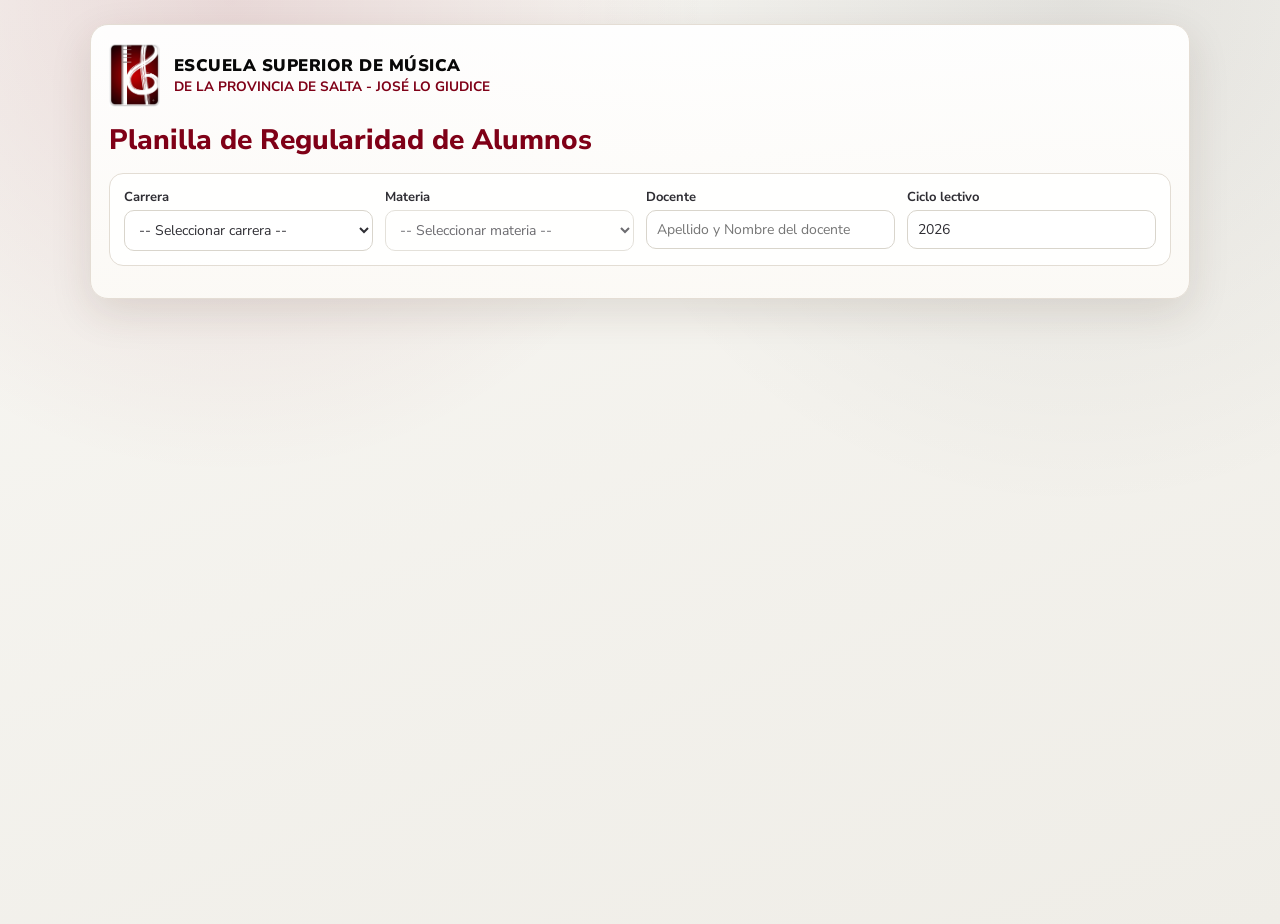
<file: planilla_regularidad.html>
<!DOCTYPE html>
<html lang="es">
<head>
<meta charset="utf-8">
<meta name="viewport" content="width=device-width, initial-scale=1.0">
<title>Planilla de Regularidad - Escuela Superior de Música</title>
<link href="https://fonts.googleapis.com/css2?family=Nunito+Sans:wght@400;600;700;800;900&display=swap" rel="stylesheet">
<style>
    :root { --accent: #7f0017; --text: #2f2e34; --soft: #6b6a75; --line: #d9d5cc; }
    * { box-sizing: border-box; }
    body { font-family: "Nunito Sans", "Futura PT", Futura, "Trebuchet MS", sans-serif; margin: 0; min-height: 100vh; color: var(--text);
        background: radial-gradient(circle at 18% 0%, rgba(127,0,23,.12), transparent 34%), radial-gradient(circle at 84% 0%, rgba(8,8,8,.08), transparent 36%), linear-gradient(160deg, #f8f7f3, #efede7); }
    .wrap { width: min(1100px, 94vw); margin: 24px auto; background: linear-gradient(180deg, rgba(255,255,255,.95), rgba(252,250,246,.96));
        border: 1px solid #e4ddd4; border-radius: 18px; padding: 18px; box-shadow: 0 14px 42px rgba(64,40,22,.12); }
    .brand { display: flex; align-items: center; gap: 14px; margin-bottom: 14px; }
    .brand img { height: 64px; }
    .brand .l1 { font-weight: 900; letter-spacing: .5px; text-transform: uppercase; font-size: 1.05rem; color: #080808; }
    .brand .l2 { font-weight: 700; font-size: .85rem; color: var(--accent); text-transform: uppercase; }
    h1 { margin: 0 0 14px; font-size: clamp(1.3rem, 2.2vw, 2rem); font-weight: 800; color: var(--accent); }
    .card { background: rgba(255,255,255,.92); border: 1px solid #e3ddd4; border-radius: 14px; padding: 14px; margin-bottom: 14px; }
    .filters { display: grid; grid-template-columns: repeat(auto-fit, minmax(220px, 1fr)); gap: 12px; }
    .filters label { display: flex; flex-direction: column; font-weight: 700; font-size: 13px; gap: 4px; }
    select, input { padding: 9px 10px; font-size: 14px; border: 1px solid var(--line); border-radius: 10px; font-family: inherit; background: #fff; color: var(--text); }
    select:focus, input:focus { outline: 2px solid rgba(127,0,23,.35); }
    table { width: 100%; border-collapse: collapse; }
    th, td { border: 1px solid var(--line); padding: 4px; }
    th { background: linear-gradient(120deg, #7f0017, #5f0011); color: #fff; font-size: 13px; padding: 9px; }
    td input, td select { width: 100%; border: 1px solid transparent; background: transparent; border-radius: 6px; }
    td input:focus, td select:focus { background: #fff; }
    td.n { text-align: center; width: 36px; color: var(--soft); }
    .actions { margin-top: 14px; display: flex; gap: 8px; flex-wrap: wrap; }
    button { padding: 10px 16px; border: 1px solid var(--accent); border-radius: 10px; cursor: pointer; font-size: 14px; font-family: inherit; background: linear-gradient(120deg, #7f0017, #5f0011); color: #fff; }
    button.sec { background: #fff; color: var(--accent); }
    button.del { background: #fff; color: #b52f3a; border-color: #b52f3a; padding: 3px 9px; }
    #planilla[hidden] { display: none; }
    .print-head { display: none; }
    .aviso { background: #f4ecee; border: 1px solid var(--line); border-radius: 10px; padding: 8px 12px; margin-bottom: 10px; font-size: 13px; color: var(--accent); }
    .aviso[hidden], label[hidden] { display: none; }
    @page { size: A4; margin: 14mm; }
    @media print {
        body { background: #fff; }
        .wrap { width: auto; margin: 0; padding: 0; border: 0; box-shadow: none; background: #fff; }
        .brand { border-bottom: 2px solid var(--accent); padding-bottom: 8px; }
        .card, .aviso { display: none; }
        .actions, .col-del { display: none; }
        .print-head { display: block; margin: 10px 0; line-height: 1.7; }
        td input, td select { border: 0; appearance: none; -webkit-appearance: none; padding: 2px; }
        th { background: #eee !important; color: #000; -webkit-print-color-adjust: exact; print-color-adjust: exact; }
        tr { break-inside: avoid; }
    }
</style>
</head>
<body>
<div class="wrap">
    <div class="brand">
        <img src="img/icono.png" alt="Logo Escuela Superior de Música">
        <div>
            <div class="l1">Escuela Superior de Música</div>
            <div class="l2">de la Provincia de Salta - José Lo Giudice</div>
        </div>
    </div>
    <h1>Planilla de Regularidad de Alumnos</h1>

    <div class="card filters">
        <label>Carrera
            <select id="carrera"><option value="">-- Seleccionar carrera --</option></select>
        </label>
        <label>Materia
            <select id="materia" disabled><option value="">-- Seleccionar materia --</option></select>
            <input type="text" id="otraMateria" placeholder="Escribir nombre de la materia" hidden>
        </label>
        <label>Docente
            <select id="profesor" hidden></select>
            <input type="text" id="docente" placeholder="Apellido y Nombre del docente">
        </label>
        <label id="lblCom" hidden>Comisión
            <select id="comision"></select>
            <input type="text" id="otraComision" placeholder="Escribir comisión" hidden>
        </label>
        <label>Ciclo lectivo
            <input type="number" id="ciclo" min="2000" max="2100">
        </label>
    </div>

    <div id="planilla" hidden>
        <div class="print-head">
            <strong>Carrera:</strong> <span id="pCarrera"></span><br>
            <strong>Materia:</strong> <span id="pMateria"></span><span id="pCom"></span><br>
            <strong>Docente:</strong> <span id="pDocente"></span> &nbsp;&nbsp;
            <strong>Ciclo lectivo:</strong> <span id="pCiclo"></span>
        </div>
        <div class="aviso" id="aviso" hidden>Esta materia tiene varios profesores o comisiones: elegí uno arriba para cargar sus inscriptos, o usá "Recargar inscriptos" para traerlos a todos.</div>
        <table>
            <thead>
                <tr>
                    <th>#</th><th>Legajo</th><th>Apellido y Nombre</th><th>Calificación</th><th>Condición</th><th class="col-del"></th>
                </tr>
            </thead>
            <tbody id="filas"></tbody>
        </table>
        <div class="actions">
            <button id="agregar">+ Agregar alumno</button>
            <button class="sec" id="guardar">Guardar</button>
            <button class="sec" id="imprimir">Descargar PDF</button>
            <button class="sec" id="limpiar">Vaciar planilla</button>
        </div>
    </div>
</div>

<script src="js/catalogo_materias.js"></script>
<script>
// URL de la aplicación web de Apps Script (ver apps_script_planilla.gs). Vacío = no envía.
const SHEETS_URL = "https://script.google.com/macros/s/AKfycbwGBIootyUx6mAW23qMKAURURRvqIblawJ4HI9PbersroVZIb5hgFRDB_H2Yls8JeHY_A/exec";
const CONDICIONES = ["Regular", "Libre", "Promoción"];

const $ = id => document.getElementById(id);
const selC = $("carrera"), selM = $("materia"), ciclo = $("ciclo");
ciclo.value = new Date().getFullYear();

Object.keys(CATALOGO).forEach(c => selC.add(new Option(c, c)));

const docente = $("docente"), otraMateria = $("otraMateria");
const OTRA = "__otra__";

// Planilla de inscripciones de cada carrera (debe estar compartida "cualquiera con el enlace puede ver").
// Carreras sin planilla no cargan inscriptos automáticamente.
const INSCRIPCIONES = {
    "Trayecto Artístico Profesional (TAP)": {
        sheetId: "1YoyK2aw8x-RJAANB4enPna8HWspLML8aAYr4D_epI2s", hoja: "Inscripciones", materiasDelCatalogo: true,
        // El catálogo editable vive en Sheets; el archivo del repositorio es el respaldo base.
        catalogoVivoUrl: "https://script.google.com/macros/s/AKfycbwKR8YP8OPyNsGysRNWqypqjN3Y7vTNMcyMC9IRMNGdmGAb6H_bRKocn6ZiZ5TmGLQ/exec",
        catalogoUrl: "https://raw.githubusercontent.com/ESM-6003/inscripciones_tap/main/materias_catalogo.js"
    },
    // En IM y Talleres la lista de materias también se toma en vivo del catálogo (agrupada por año)
    "Iniciación Musical y Coro de Niños": {
        sheetId: "1QRTPIEaMHVOR4SqIbf6jMFqnEVmxQJFmlpDAUTD0GRA", hoja: "Inscripciones", materiasDelCatalogo: true,
        catalogoVivoUrl: "https://script.google.com/macros/s/AKfycbx_Hy2HbnCWU8zBFdAgGqjs43PlWUjpZeKaG840qtPFBGK985Zt104QkAW0zizyjKjN/exec",
        catalogoUrl: "https://raw.githubusercontent.com/ESM-6003/inscripciones_im/main/materias_catalogo.js"
    },
    "Talleres de Jóvenes y Adultos": {
        sheetId: "1Mrfac8D86kZqDKJZJMR1qKe7j6E4bqTQKNPMTW_5TvY", hoja: "Inscripciones", materiasDelCatalogo: true,
        catalogoVivoUrl: "https://script.google.com/macros/s/AKfycbzhqW0IhVgLKrXx8WW6FIHAqLzsM4lyLAa_Z3Q-Lthuz1R_S4-aPXj4KiQBsp7QMhoJ9A/exec",
        catalogoUrl: "https://raw.githubusercontent.com/ESM-6003/inscripciones_talleres/main/materias_catalogo.js"
    }
};

// Los nombres de materia difieren entre inscripciones y planilla (romanos, "Taller de", typos): se comparan normalizados.
const normMateria = s => String(s).toLowerCase().normalize("NFD").replace(/[\u0300-\u036f]/g, "")
    .replace(/repertrio/g, "repertorio").replace(/improvizacion/g, "improvisacion")
    .replace(/taller de /g, "").replace(/\binst\./g, "instrumento").replace(/\ben la musica\b/g, "")
    .replace(/tecnicas/g, "tecnica").replace(/acordeon a piano/g, "acordeon")
    .replace(/saxofon/g, "saxo").replace(/[:,.]/g, " ")
    .replace(/\b(iv|iii|ii|i)\b/g, m => ({ i: 1, ii: 2, iii: 3, iv: 4 })[m])
    .replace(/\s+/g, " ").trim();

// Lee la hoja con la API gviz (JSONP, no requiere CORS).
// Columnas: C nombre, D apellido, I legajo, Y materia, Z profesor, AA comision, AC en_lista_espera
function pedirInscriptos(cfg) {
    return new Promise((resolve, reject) => {
        const cb = "__insc" + Date.now();
        const s = document.createElement("script");
        const fin = () => { delete window[cb]; s.remove(); };
        window[cb] = d => {
            fin();
            if (!d || d.status !== "ok") return reject(new Error("La planilla no respondió (¿está compartida para ver?)"));
            const v = c => (c && c.v != null ? String(c.f ?? c.v).trim() : "");
            resolve(d.table.rows.map(r => ({
                nombre: v(r.c[0]), apellido: v(r.c[1]), legajo: v(r.c[2]), materia: v(r.c[3]),
                espera: /^(si|sí|true|1)$/i.test(v(r.c[4])), profesor: v(r.c[5]), comision: v(r.c[6])
            })));
        };
        s.onerror = () => { fin(); reject(new Error("No se pudo conectar con la planilla")); };
        s.src = `https://docs.google.com/spreadsheets/d/${cfg.sheetId}/gviz/tq?sheet=${encodeURIComponent(cfg.hoja)}`
            + `&tq=${encodeURIComponent("select C,D,I,Y,AC,Z,AA")}&tqx=${encodeURIComponent("out:json;responseHandler:" + cb)}`;
        document.head.appendChild(s);
    });
}

// Una lectura por carrera; se vuelve a pedir con "Recargar inscriptos"
const cacheInsc = {};
const datosCarrera = (c, forzar = false) => {
    if (forzar) delete cacheInsc[c];
    return cacheInsc[c] ||= pedirInscriptos(INSCRIPCIONES[c]).catch(e => { delete cacheInsc[c]; throw e; });
};
const inscDeMateria = todos => { const b = normMateria(materia()); return todos.filter(s => normMateria(s.materia) === b && !s.espera); };
const distintos = (arr, f) => [...new Set(arr.map(f).filter(Boolean))].sort((a, b) => a.localeCompare(b, "es"));
// Comparación de nombres de docentes y comisiones sin tildes, mayúsculas ni espacios de más
const plano = s => String(s).toLowerCase().normalize("NFD").replace(/[\u0300-\u036f]/g, "").replace(/\s+/g, " ").trim();

// Consulta el mismo catálogo editable de Google Sheets que usa el formulario de inscripciones.
function pedirCatalogoVivo(url) {
    return new Promise((resolve, reject) => {
        const cb = "__catalogo" + Date.now() + Math.random().toString(36).slice(2, 8);
        const s = document.createElement("script");
        let timeout;
        const fin = () => {
            clearTimeout(timeout);
            delete window[cb];
            s.remove();
        };
        window[cb] = d => {
            fin();
            if (!d || d.ok !== true) return reject(new Error(d && d.error || "No se pudo cargar el catálogo"));
            resolve(d.catalog);
        };
        s.onerror = () => { fin(); reject(new Error("No se pudo conectar con el catálogo de inscripciones")); };
        const endpoint = new URL(url);
        endpoint.searchParams.set("action", "loadCatalog");
        endpoint.searchParams.set("callback", cb);
        timeout = setTimeout(() => { fin(); reject(new Error("Tiempo de espera agotado al cargar el catálogo")); }, 15000);
        s.src = endpoint.toString();
        document.head.appendChild(s);
    });
}

// El archivo del repositorio ("window.MATERIAS_CATALOGO = {...};") es el respaldo base.
// Si falla el servicio, se usa la última copia guardada en este navegador.
async function pedirCatalogo(cfg) {
    const claveLocal = "catalogo|" + cfg.catalogoUrl;
    const claveLocalVivo = "catalogo-vivo|" + cfg.catalogoVivoUrl;
    let falloCatalogoVivo;
    if (cfg.catalogoVivoUrl) {
        try {
            const filas = await pedirCatalogoVivo(cfg.catalogoVivoUrl);
            if (Array.isArray(filas) && filas.length) {
                localStorage.setItem(claveLocalVivo, JSON.stringify(filas));
                return filas;
            }
        } catch (e) {
            falloCatalogoVivo = e;
            const copiaViva = localStorage.getItem(claveLocalVivo);
            if (copiaViva) return JSON.parse(copiaViva);
        }
    }
    try {
        const r = await fetch(cfg.catalogoUrl, { cache: "no-cache" });
        if (!r.ok) throw new Error("HTTP " + r.status);
        const texto = (await r.text()).replace(/^\s*window\.MATERIAS_CATALOGO\s*=\s*/, "").replace(/;\s*$/, "");
        const cat = JSON.parse(texto);
        localStorage.setItem(claveLocal, texto);
        return cat;
    } catch (e) {
        const copia = localStorage.getItem(claveLocal);
        if (copia) return JSON.parse(copia);
        if (falloCatalogoVivo) throw falloCatalogoVivo;
        throw e;
    }
}

// Índice por nombre de materia normalizado: profesores/as y comisión -> profesor/a
function indexarCatalogo(cat) {
    const idx = new Map();
    if (Array.isArray(cat)) {
        cat.forEach(fila => {
            const k = normMateria(fila.materia);
            if (!k) return;
            const e = idx.get(k) || { profs: new Set(), coms: new Map() };
            const profesor = String(fila.profesor || "").trim();
            const comision = String(fila.comision == null ? "" : fila.comision).trim();
            if (profesor) e.profs.add(profesor);
            if (comision && !e.coms.has(comision)) e.coms.set(comision, profesor);
            idx.set(k, e);
        });
        return idx;
    }
    for (const [nombre, m] of Object.entries(cat)) {
        const k = normMateria(nombre);
        const e = idx.get(k) || { profs: new Set(), coms: new Map() };
        Object.keys(m.professors || {}).forEach(p => e.profs.add(p));
        Object.entries(m.commissions || {}).forEach(([c, x]) => e.coms.set(c, (x && x.professor) || ""));
        idx.set(k, e);
    }
    return idx;
}

const cacheCat = {};
const catalogoCrudo = (c, forzar = false) => {
    if (!INSCRIPCIONES[c]?.catalogoUrl) return Promise.resolve(null);
    if (forzar) delete cacheCat[c];
    return cacheCat[c] ||= pedirCatalogo(INSCRIPCIONES[c]).catch(e => { delete cacheCat[c]; throw e; });
};
const datosCatalogo = (c, forzar = false) => catalogoCrudo(c, forzar).then(cat => cat && indexarCatalogo(cat));

// Materias del catálogo agrupadas por año: { "1° Año": [materias] }
function materiasDeCatalogo(cat) {
    const g = {};
    if (Array.isArray(cat)) {
        for (const fila of cat) {
            const nombre = String(fila.materia || "").trim();
            if (!nombre) continue;
            const anio = fila.anio || fila.año || "?";
            const materias = g[`${anio}° Año`] ||= [];
            if (!materias.includes(nombre)) materias.push(nombre);
        }
    } else {
        for (const [nombre, m] of Object.entries(cat)) (g[`${(m.years || [])[0] || "?"}° Año`] ||= []).push(nombre);
    }
    return Object.fromEntries(Object.entries(g).sort(([a], [b]) => a.localeCompare(b, "es", { numeric: true })));
}

const selP = $("profesor"), selK = $("comision"), otraCom = $("otraComision");
const OTRX = "__otrx__";
let opciones = { profs: [], coms: [] }; // coms: [{ c: comisión, prof: profesor/a }]
let tokenFiltros = 0;

// Opciones de la materia elegida: del catálogo; si la materia no figura, de lo que hay en las inscripciones
function calcularOpciones(cat, insc) {
    const e = cat && cat.get(normMateria(materia()));
    if (e) return { profs: [...e.profs], coms: [...e.coms].map(([c, prof]) => ({ c, prof })) };
    const coms = new Map();
    insc.forEach(s => { if (s.comision && !coms.has(s.comision)) coms.set(s.comision, s.profesor); });
    return { profs: distintos(insc, s => s.profesor), coms: [...coms].map(([c, prof]) => ({ c, prof })) };
}

// Valores efectivos: "Otrx" no filtra inscriptos; la comisión escrita se usa solo para rotular la planilla
const prof = () => selP.value === OTRX ? "" : selP.value;
const comFiltro = () => selK.value === OTRX ? "" : selK.value;
const comision = () => selK.value === OTRX ? otraCom.value.trim() : selK.value;

function llenarSelect(sel, vacio, valores) {
    const actual = sel.value;
    sel.replaceChildren(new Option(vacio, ""), ...valores.map(v => new Option(v, v)), new Option("Otrx (escribir)...", OTRX));
    sel.value = valores.includes(actual) || actual === OTRX ? actual : "";
}

// El selector de docente solo aparece si hay profesores/as inscriptos; si no, se escribe directamente
function actualizarCamposLibres() {
    docente.hidden = !selP.hidden && selP.value !== OTRX;
    otraCom.hidden = selK.value !== OTRX;
}

function llenarFiltros() {
    const profs = [...opciones.profs].sort((a, b) => a.localeCompare(b, "es"));
    llenarSelect(selP, "-- Seleccionar docente --", profs);
    selP.hidden = !profs.length;
    const coms = opciones.coms.filter(x => !prof() || plano(x.prof) === plano(prof())).map(x => x.c)
        .sort((a, b) => a.localeCompare(b, "es", { numeric: true }));
    llenarSelect(selK, coms.length ? "Todas" : "Sin comisión", coms);
    actualizarCamposLibres();
}

async function prepararFiltros() {
    const token = ++tokenFiltros, c = selC.value;
    selP.value = ""; selK.value = ""; otraCom.value = ""; opciones = { profs: [], coms: [] };
    llenarFiltros();
    if (!INSCRIPCIONES[c] || !materia()) return;
    // Cada fuente puede fallar sin impedir la otra
    const [cat, todos] = await Promise.all([datosCatalogo(c).catch(() => null), datosCarrera(c).catch(() => [])]);
    if (token !== tokenFiltros) return; // cambió la selección mientras cargaba
    opciones = calcularOpciones(cat, inscDeMateria(todos));
    llenarFiltros();
}

// Materia efectiva: la elegida o, si se eligió "Otra", la escrita a mano
const materia = () => selM.value === OTRA ? otraMateria.value.trim() : selM.value;
const clave = () => `planilla|${selC.value}|${materia()}|${ciclo.value}` + (prof() ? `|p:${prof()}` : "") + (comision() ? `|c:${comision()}` : "");
const claveDoc = () => "docente|" + clave();
docente.addEventListener("input", () => {
    $("pDocente").textContent = docente.value;
    if (selC.value && materia()) localStorage.setItem(claveDoc(), docente.value);
});

function llenarMaterias(grupos) {
    const actual = selM.value;
    selM.replaceChildren(new Option("-- Seleccionar materia --", ""));
    Object.entries(grupos || {}).forEach(([anio, materias]) => {
        const g = document.createElement("optgroup");
        g.label = anio;
        materias.forEach(m => g.appendChild(new Option(m, m)));
        selM.appendChild(g);
    });
    if (selC.value) selM.add(new Option("Otra (escribir)...", OTRA));
    if ([...selM.options].some(o => o.value === actual)) selM.value = actual;
}

selC.addEventListener("change", () => {
    selM.value = "";
    llenarMaterias(CATALOGO[selC.value]);
    const c = selC.value;
    // Reemplaza la lista local por la del repositorio sin pisar una materia ya elegida
    if (INSCRIPCIONES[c]?.materiasDelCatalogo) catalogoCrudo(c).then(cat => {
        if (cat && selC.value === c) llenarMaterias(materiasDeCatalogo(cat));
    }).catch(() => {});
    selM.disabled = !selC.value;
    otraMateria.value = "";
    otraMateria.hidden = true;
    mostrar(true);
});
selM.addEventListener("change", () => {
    otraMateria.hidden = selM.value !== OTRA;
    if (selM.value === OTRA) otraMateria.focus();
    mostrar(true);
});
otraMateria.addEventListener("change", () => mostrar(true));
selP.addEventListener("change", () => { selK.value = ""; otraCom.value = ""; llenarFiltros(); if (selP.value === OTRX) docente.focus(); mostrar(); });
selK.addEventListener("change", () => {
    // Al elegir una comisión sin docente, se completa con el docente de esa comisión
    const x = opciones.coms.find(x => x.c === selK.value);
    if (x && x.prof && !prof()) {
        const keep = selK.value;
        selP.value = [...selP.options].find(o => plano(o.value) === plano(x.prof))?.value || "";
        llenarFiltros();
        selK.value = keep;
    }
    actualizarCamposLibres();
    if (selK.value === OTRX) otraCom.focus();
    mostrar();
});
otraCom.addEventListener("change", () => mostrar());
ciclo.addEventListener("change", () => mostrar());

function mostrar(renovar = false) {
    const listo = renovar ? prepararFiltros() : Promise.resolve();
    const ok = selC.value && materia();
    $("planilla").hidden = !ok;
    const btnCargar = $("cargarInscriptos");
    if (btnCargar) btnCargar.hidden = !INSCRIPCIONES[selC.value];
    $("aviso").hidden = true;
    $("lblCom").hidden = !ok;
    if (!ok) return;
    $("pCarrera").textContent = selC.value;
    $("pMateria").textContent = materia();
    $("pCom").textContent = comision() ? ` - Comisión ${comision()}` : "";
    $("pCiclo").textContent = ciclo.value;
    docente.value = prof() || localStorage.getItem(claveDoc()) || "";
    $("pDocente").textContent = docente.value;
    $("filas").innerHTML = "";
    const guardado = JSON.parse(localStorage.getItem(clave()) || "[]");
    (guardado.length ? guardado : [{}, {}, {}, {}, {}]).forEach(agregarFila);
    if (!guardado.length && INSCRIPCIONES[selC.value]) listo.then(() => cargarInscriptos(true));
}

function agregarFila(d = {}) {
    const tr = document.createElement("tr");
    tr.innerHTML = `<td class="n"></td>
        <td><input class="legajo" inputmode="numeric"></td>
        <td><input class="nombre"></td>
        <td><input class="nota" type="number" min="0" max="10" step="1" inputmode="numeric"></td>
        <td><select class="cond"><option value="">--</option>${CONDICIONES.map(c => `<option>${c}</option>`).join("")}</select></td>
        <td class="col-del"><button class="del" title="Quitar">×</button></td>`;
    tr.querySelector(".legajo").value = d.legajo || "";
    tr.querySelector(".nombre").value = d.nombre || "";
    tr.querySelector(".nota").value = d.nota ?? "";
    tr.querySelector(".cond").value = d.cond || "";
    tr.querySelector(".del").onclick = () => { tr.remove(); renumerar(); guardar(); };
    $("filas").appendChild(tr);
    renumerar();
}

function renumerar() {
    [...$("filas").rows].forEach((r, i) => r.cells[0].textContent = i + 1);
}

function leer() {
    return [...$("filas").rows].map(r => ({
        legajo: r.querySelector(".legajo").value.trim(),
        nombre: r.querySelector(".nombre").value.trim(),
        nota: r.querySelector(".nota").value,
        cond: r.querySelector(".cond").value
    }));
}

function guardar() {
    if (selC.value && materia()) localStorage.setItem(clave(), JSON.stringify(leer()));
}

// Solo notas enteras de 0 a 10
$("filas").addEventListener("input", e => {
    if (!e.target.classList.contains("nota")) return;
    const n = e.target.value;
    if (n === "") return;
    e.target.value = Math.min(10, Math.max(0, Math.trunc(Number(n)) || 0));
});
$("filas").addEventListener("input", guardar);
$("filas").addEventListener("change", guardar);
$("agregar").onclick = () => { agregarFila(); $("filas").lastElementChild.querySelector(".legajo").focus(); };
// silencioso = carga automática al elegir la materia (sin alertas si no hay inscriptos)
async function cargarInscriptos(silencioso = false) {
    const btn = $("cargarInscriptos"), txt = btn ? btn.textContent : "", k = clave();
    if (btn) { btn.disabled = true; btn.textContent = "Cargando inscriptos..."; }
    try {
        const todos = await datosCarrera(selC.value, !silencioso);
        if (k !== clave()) return; // cambió la selección mientras cargaba
        const base = inscDeMateria(todos);
        if (!silencioso) {
            // "Recargar" también vuelve a leer el catálogo del repositorio
            const cat = await datosCatalogo(selC.value, true).catch(() => null);
            if (k !== clave()) return;
            opciones = calcularOpciones(cat, base);
            llenarFiltros();
        }
        const variosGrupos = distintos(base, s => s.profesor).length > 1 || distintos(base, s => s.comision).length > 1;
        if (silencioso && (selP.value === OTRX || selK.value === OTRX)) return;
        if (silencioso && variosGrupos && !selP.value && !selK.value) { $("aviso").hidden = false; return; }
        $("aviso").hidden = true;
        const insc = base.filter(s => (!prof() || plano(s.profesor) === plano(prof())) && (!comFiltro() || plano(s.comision) === plano(comFiltro())));
        if (!insc.length) { if (!silencioso) alert("No se encontraron inscriptos para esta materia."); return; }

        const id = s => s.legajo || s.nombre.toLowerCase();
        const existentes = new Set(leer().map(id));
        const nuevos = insc
            .map(s => ({ legajo: s.legajo, nombre: [s.apellido, s.nombre].filter(Boolean).join(", ") }))
            .filter((s, i, a) => a.findIndex(x => id(x) === id(s)) === i && !existentes.has(id(s)))
            .sort((a, b) => a.nombre.localeCompare(b.nombre, "es"));

        // Reemplaza las filas vacías en vez de dejarlas intercaladas
        [...$("filas").rows].filter(r => !r.querySelector(".legajo").value && !r.querySelector(".nombre").value).forEach(r => r.remove());
        nuevos.forEach(agregarFila);
        guardar();
        if (!silencioso) alert(nuevos.length ? `Se cargaron ${nuevos.length} inscripto(s).` : "Todos los inscriptos ya estaban en la planilla.");
    } catch (e) {
        if (!silencioso) alert("No se pudieron obtener los inscriptos: " + e.message);
    } finally {
        if (btn) { btn.disabled = false; btn.textContent = txt; }
    }
}
$("guardar").onclick = () => enviarASheets();
$("imprimir").onclick = () => window.print();
$("limpiar").onclick = () => {
    if (confirm("¿Vaciar toda la planilla?")) { localStorage.removeItem(clave()); localStorage.removeItem(claveDoc()); mostrar(); }
};

// Envía la planilla a Google Sheets
async function enviarASheets() {
    if (!SHEETS_URL || $("planilla").hidden) return;
    const filas = leer().filter(f => f.legajo || f.nombre);
    if (!filas.length) {
        alert("No hay datos para guardar.");
        return;
    }
    try {
        const btn = $("guardar");
        const txt = btn.textContent;
        btn.disabled = true;
        btn.textContent = "Guardando...";
        
        // text/plain evita el preflight CORS que Apps Script no soporta
        await fetch(SHEETS_URL, {
            method: "POST", mode: "no-cors",
            headers: { "Content-Type": "text/plain;charset=utf-8" },
            body: JSON.stringify({ carrera: selC.value, materia: materia(), comision: comision(), docente: docente.value, ciclo: ciclo.value, filas })
        });
        
        alert("Planilla guardada en Google Sheets correctamente.");
        btn.textContent = txt;
        btn.disabled = false;
    } catch (e) {
        alert("No se pudo enviar la planilla a Google Sheets. Revisá la conexión.");
        $("guardar").disabled = false;
        $("guardar").textContent = txt;
    }
}

// Al imprimir (botón o Ctrl+P) se descarga solo el PDF, sin enviar a Sheets
// (usar el botón "Guardar en Sheets" para guardar los datos)
</script>
</body>
</html>
</file>
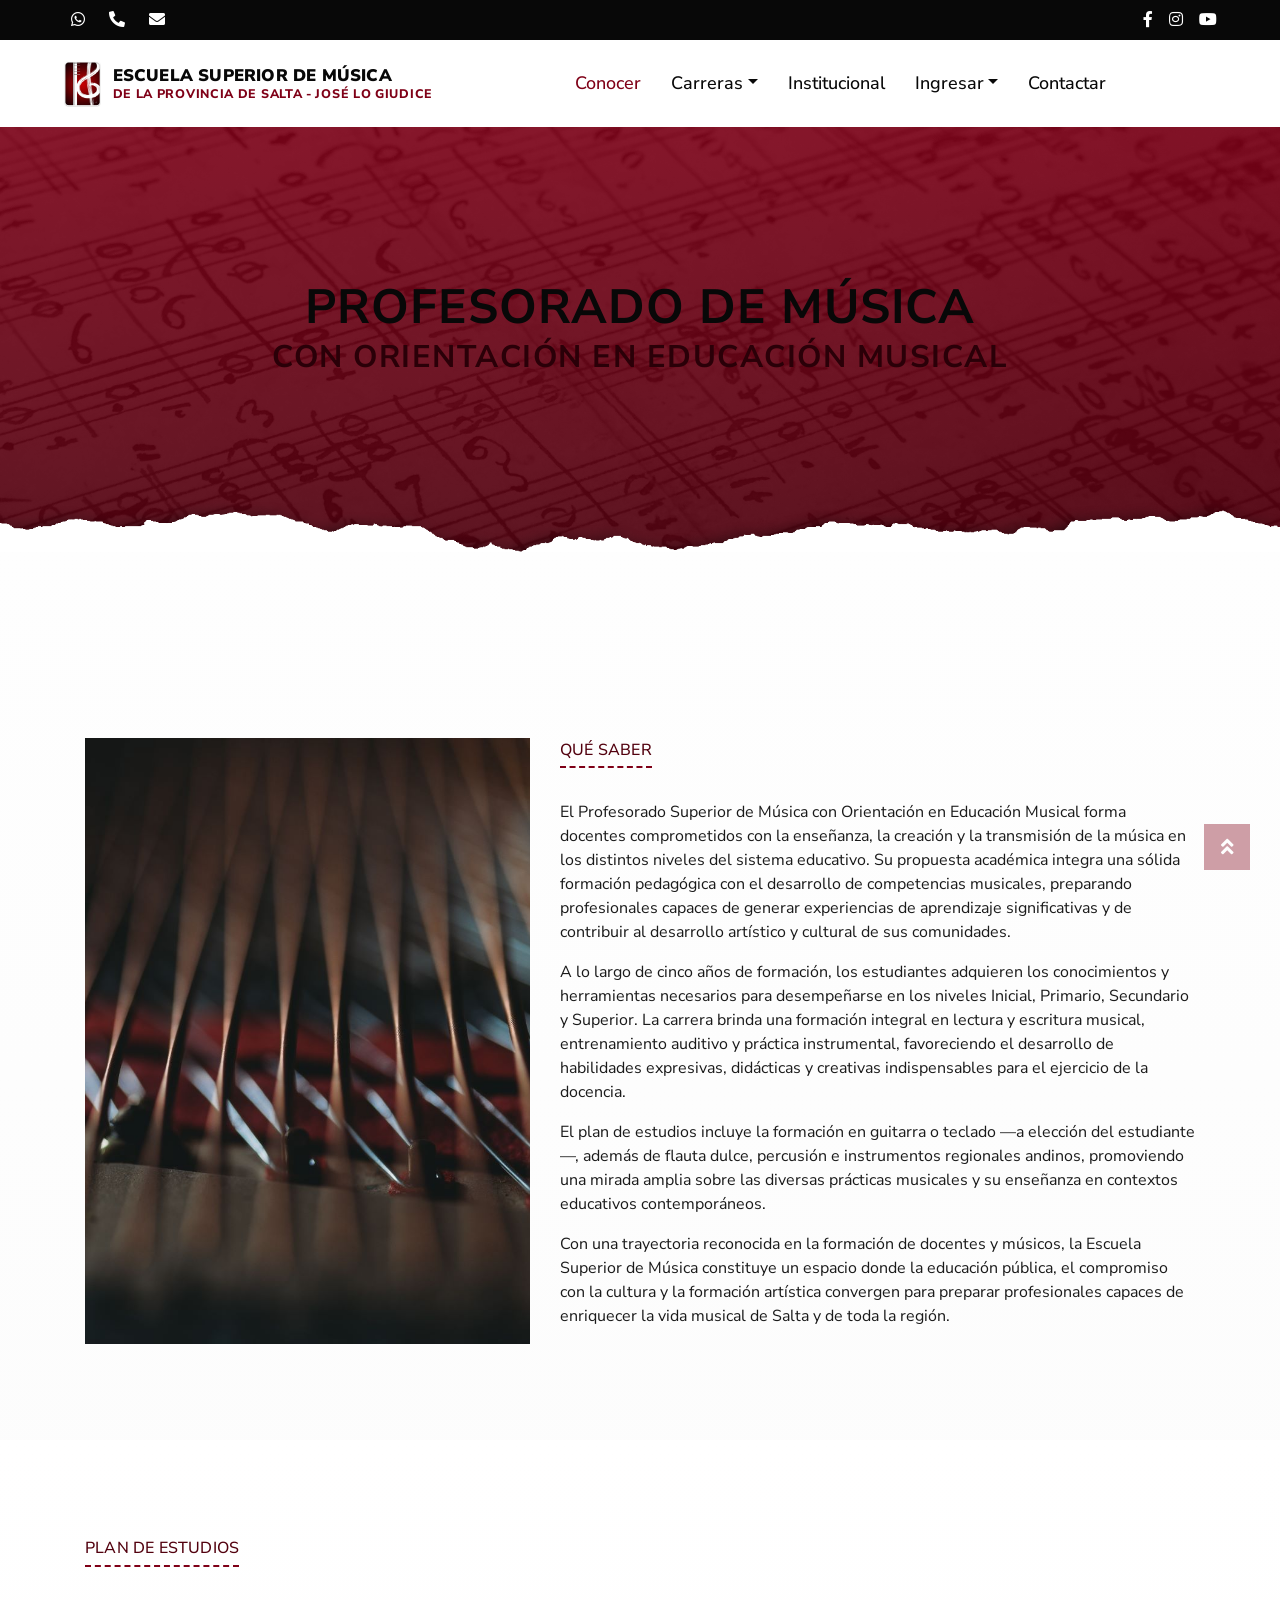
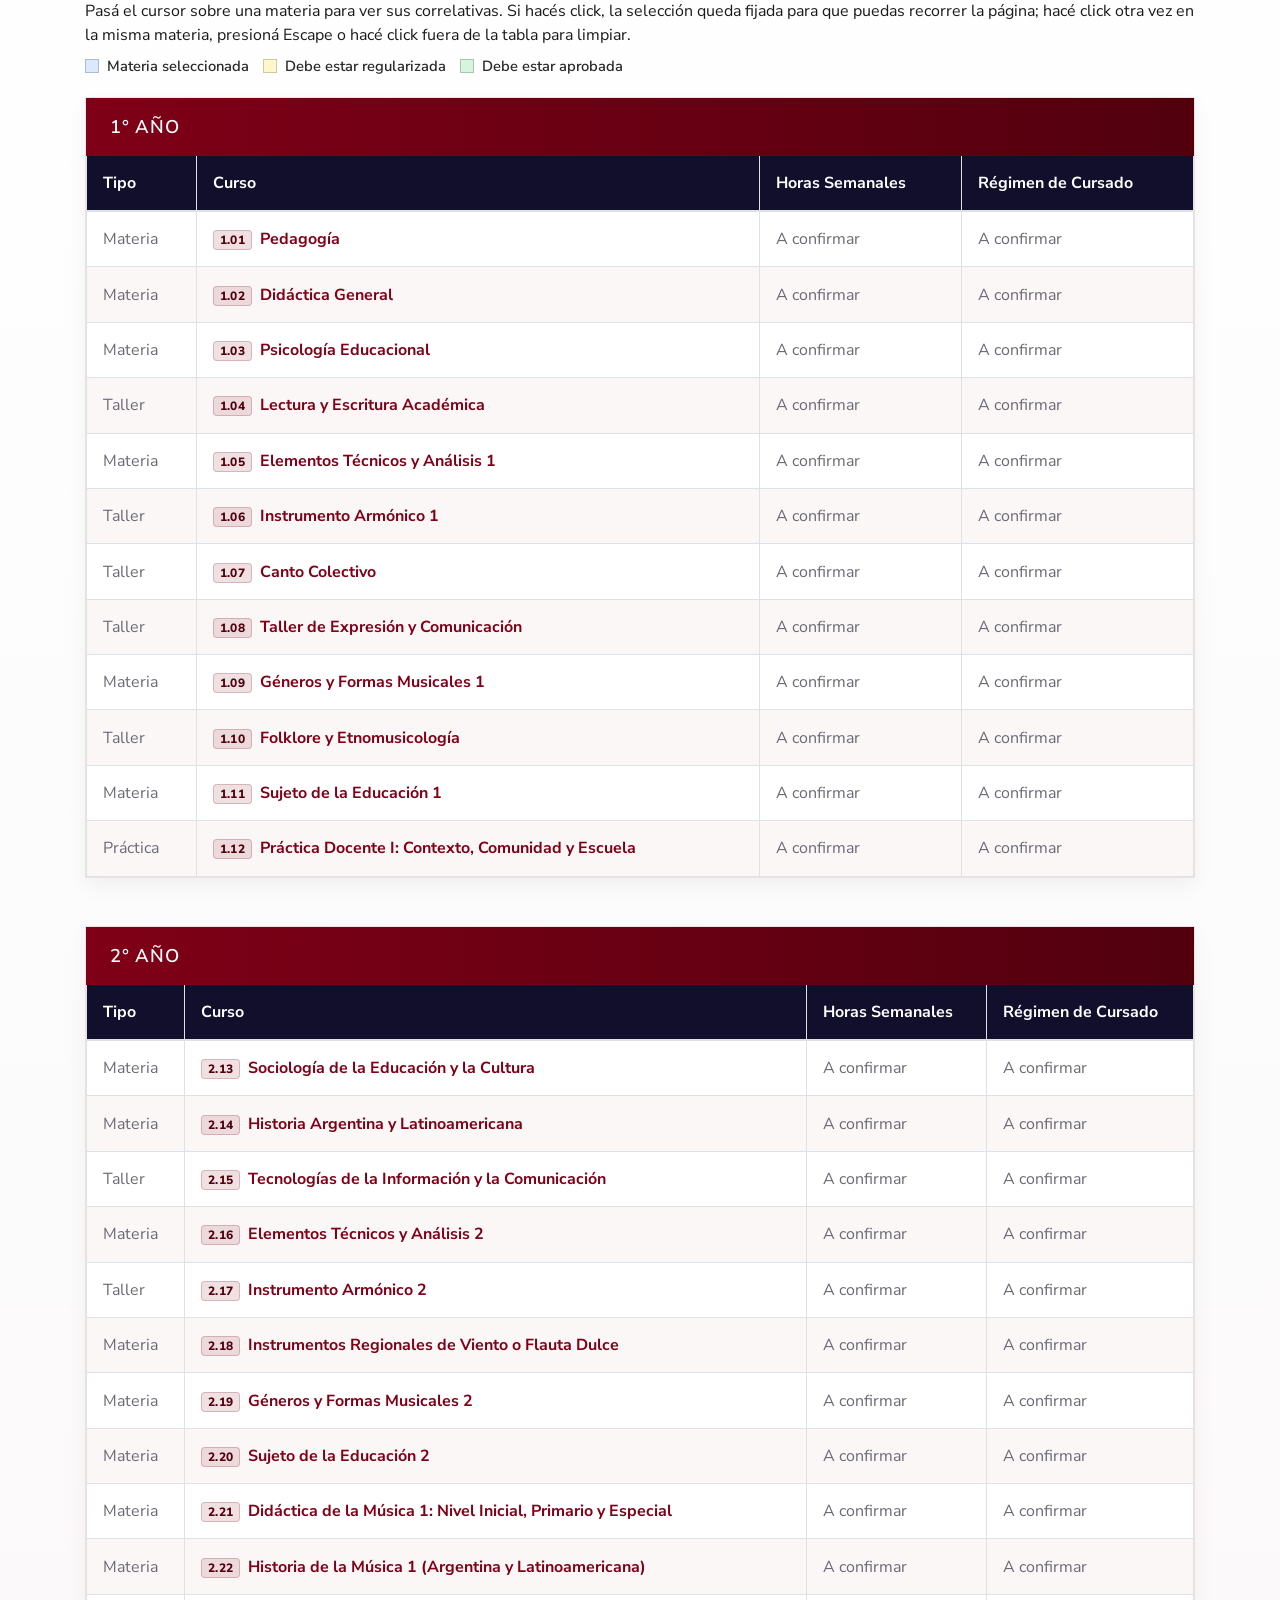
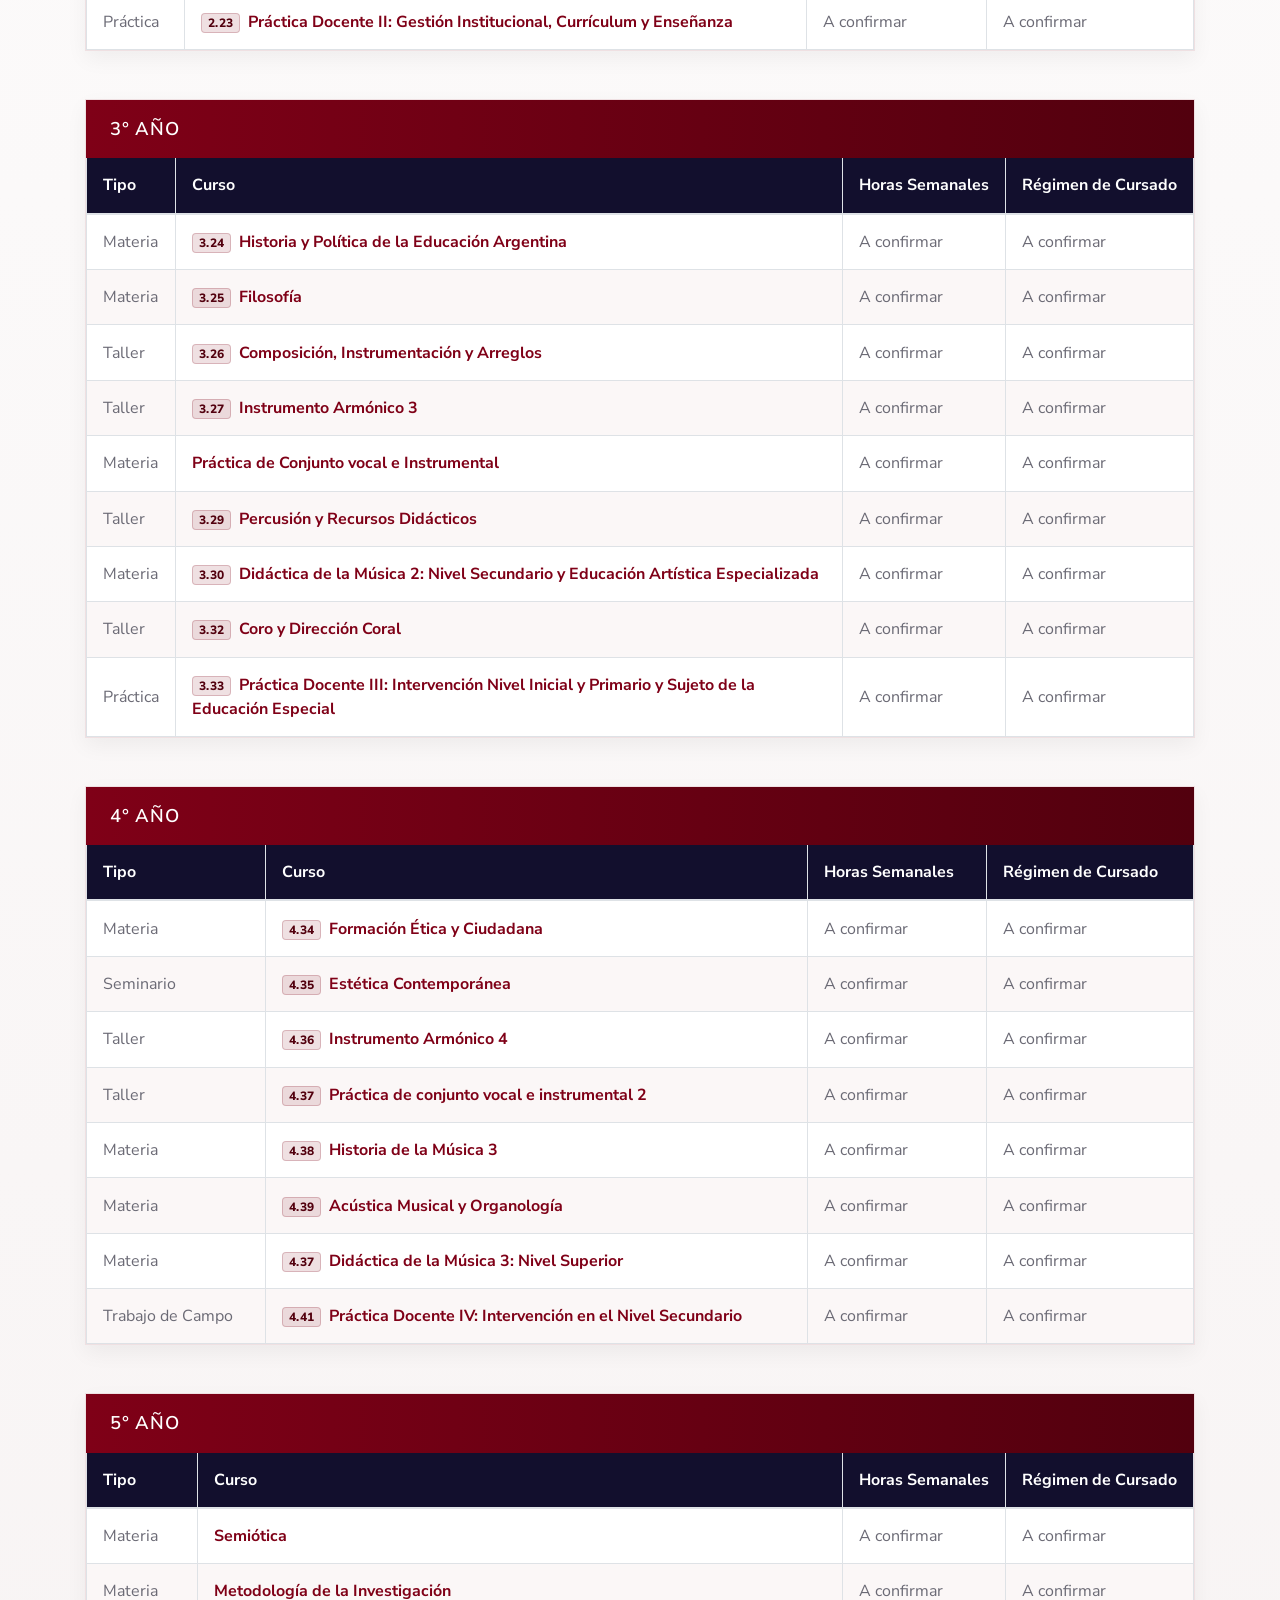
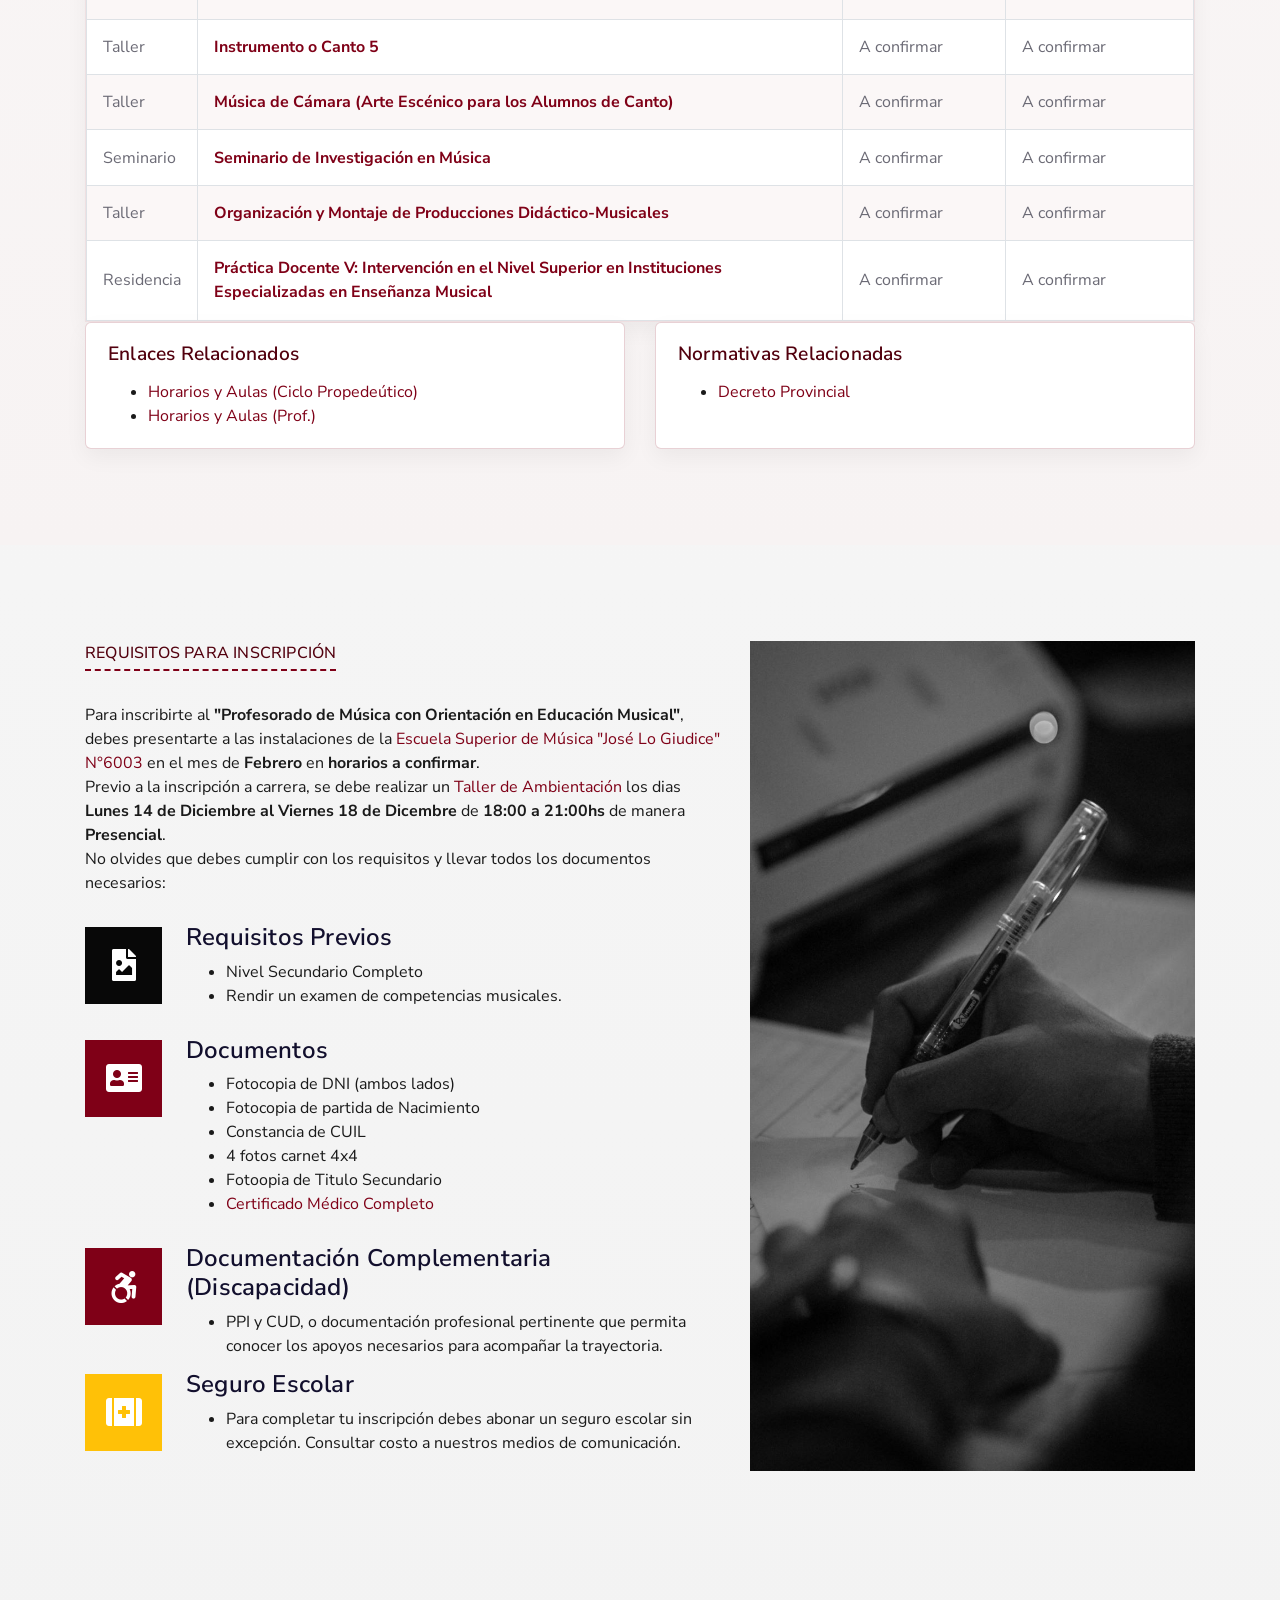
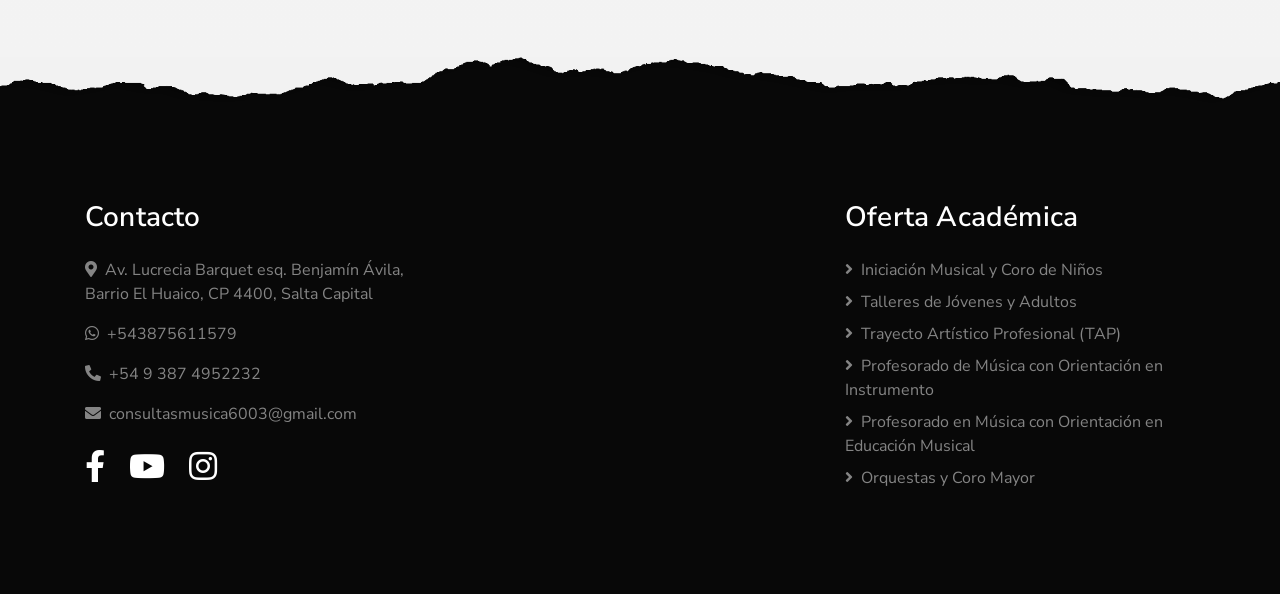
<file: prof_ed.html>
<!DOCTYPE html>
<html lang="en">

<head>
    <meta charset="utf-8">
    <title>Escuela Superior de Música - Jose Lo Giudice</title>
    <meta content="width=device-width, initial-scale=1.0" name="viewport">
    <meta content="Free HTML Templates" name="keywords">
    <meta content="Free HTML Templates" name="description">

    <!-- Favicon -->
    <link href="img/favicon.ico" rel="icon">

    <!-- Google Web Fonts -->
    <link rel="preconnect" href="https://fonts.gstatic.com">
    <link href="https://fonts.googleapis.com/css2?family=Nunito+Sans:wght@400;600;700;800;900&display=swap" rel="stylesheet"> 

    <!-- Font Awesome -->
    <link href="https://cdnjs.cloudflare.com/ajax/libs/font-awesome/5.10.0/css/all.min.css" rel="stylesheet">

    <!-- Libraries Stylesheet -->
    <link href="lib/owlcarousel/assets/owl.carousel.min.css" rel="stylesheet">

    <!-- Customized Bootstrap Stylesheet -->
    <link href="css/style.css" rel="stylesheet">
</head>

<body>
    <div class="brand-ribbon" aria-label="Nombre institucional">
        <span class="line-1">ESCUELA SUPERIOR DE MUSICA</span>
        <span class="line-2">DE LA PROVINCIA - JOSE LO GIUDICE</span>
    </div>

    <!-- Topbar Start -->
    <div class="container-fluid bg-dark">
        <div class="row py-2 px-lg-5">
            <div class="col-lg-6 text-center text-lg-left mb-2 mb-lg-0">
                <div class="d-inline-flex align-items-center">
                    <a class="text-white px-2" href="https://wa.me/5493875611579">
                        <i class="fab fa-whatsapp mr-2"></i>                     
                    </a>
                    <a class="text-white px-2" href="tel:+543874952232">
                        <i class="fa fa-phone-alt mr-2"></i>                     
                    </a>                    
                    <a class="text-white px-2" href="mailto:consultasmusica6003@gmail.com">
                        <i class="fa fa-envelope mr-2"></i>                     
                    </a>                                        
                </div>
            </div>
            <div class="col-lg-6 text-center text-lg-right">
                <div class="d-inline-flex align-items-center">
                    <a class="text-white px-2" href="https://www.facebook.com/profile.php?id=100092569306493">
                        <i class="fab fa-facebook-f"></i>
                    </a>
                    <a class="text-white px-2" href="https://www.instagram.com/esm.salta/?hl=es">
                        <i class="fab fa-instagram"></i>
                    </a>
                    <a class="text-white pl-2" href="https://www.youtube.com/@escuelademusicajoselogiudi229">
                        <i class="fab fa-youtube"></i>
                    </a>
                </div>
            </div>
        </div>
    </div>
    <!-- Topbar End -->

    <!-- Navbar Start -->
    <div class="container-fluid p-0">
        <nav class="navbar navbar-expand-lg bg-white navbar-light py-3 py-lg-0 px-lg-5">
            <a href="index.html" class="navbar-brand ml-lg-3">
                <h1 class="m-0 d-flex align-items-center">
                    <img src="img/icono.png" alt="Logo Escuela Superior de Música">
                    <span class="brand-title">
                        <span class="line-1">Escuela Superior de Música</span>
                        <span class="line-2">De la Provincia de Salta - José Lo Giudice</span>
                    </span>
                </h1>
            </a>
            <button type="button" class="navbar-toggler" data-toggle="collapse" data-target="#navbarCollapse">
                <span class="navbar-toggler-icon"></span>
            </button>
            <div class="collapse navbar-collapse justify-content-between px-lg-3" id="navbarCollapse">
                <div class="navbar-nav mx-auto py-0">
                    <a href="index.html" class="nav-item nav-link active">Conocer</a>
                    <div class="nav-item dropdown">
                        <a href="#" class="nav-link dropdown-toggle" data-toggle="dropdown">Carreras</a>
                        <div class="dropdown-menu m-0">
                            <a href="im.html" class="dropdown-item">Iniciación Musical y Coro de Niños</a>
                            <a href="talleres.html" class="dropdown-item">Talleres de Jóvenes y Adultos</a>
                            <a href="tap.html" class="dropdown-item">Trayecto Artístico Profesional (TAP)</a>
                            <a href="prof_inst.html" class="dropdown-item">Profesorado de Música con Orientación en Instrumento</a>
                            <a href="prof_ed.html" class="dropdown-item">Profesorado en Música con Orientación en Educación Musical</a>
                            <a href="coro_y_orq.html" class="dropdown-item">Orquestas y Coro Mayor</a>
                        </div>
                    </div>
                    <a href="course.html" class="nav-item nav-link">Institucional</a>
                    <div class="nav-item dropdown">
                        <a href="#" class="nav-link dropdown-toggle" data-toggle="dropdown">Ingresar</a>
                        <div class="dropdown-menu m-0">
                            <a href="estudiante.html" class="dropdown-item">Estudiantes</a>
                            <a href="docente.html" class="dropdown-item">Docentes</a>
                            <a href="admin.html" class="dropdown-item">Administración</a>
                        </div>
                    </div>
                    <a href="contact.html" class="nav-item nav-link">Contactar</a>
                </div>
            </div>
        </nav>
    </div>
    <!-- Navbar End -->


    <!-- Header Start -->
    <div class="jumbotron jumbotron-fluid page-cursos position-relative overlay-bottom" style="margin-bottom: 90px;">
                <div class="container text-center py-5">
            <div class="hero-brand mt-4 mb-5">
                <h1 class="line-1">Profesorado de Música</h1>
                <h2 class="line-2">con Orientación en Educación Musical</h2>
            </div>
        </div>
    </div>
    <!-- Header End -->


    <!-- About Start -->
    <div class="container-fluid py-5">
        <div class="container py-5">
            <div class="row">
                <div class="col-lg-5 mb-5 mb-lg-0" style="min-height: 500px;">
                    <div class="position-relative h-100">
                        <img class="position-absolute w-100 h-100" src="img/about.jpg" style="object-fit: cover;">
                    </div>
                </div>
                <div class="col-lg-7">
                    <div class="section-title position-relative mb-4">
                        <h6 class="d-inline-block position-relative text-secondary text-uppercase pb-2">Qué Saber</h6>
                    </div>
                    <p>El Profesorado Superior de Música con Orientación en Educación Musical forma docentes comprometidos con la enseñanza, la creación y la transmisión de la música en los distintos niveles del sistema educativo. Su propuesta académica integra una sólida formación pedagógica con el desarrollo de competencias musicales, preparando profesionales capaces de generar experiencias de aprendizaje significativas y de contribuir al desarrollo artístico y cultural de sus comunidades.</p>
                    <p>A lo largo de cinco años de formación, los estudiantes adquieren los conocimientos y herramientas necesarios para desempeñarse en los niveles Inicial, Primario, Secundario y Superior. La carrera brinda una formación integral en lectura y escritura musical, entrenamiento auditivo y práctica instrumental, favoreciendo el desarrollo de habilidades expresivas, didácticas y creativas indispensables para el ejercicio de la docencia.</p>
                    <p>El plan de estudios incluye la formación en guitarra o teclado —a elección del estudiante—, además de flauta dulce, percusión e instrumentos regionales andinos, promoviendo una mirada amplia sobre las diversas prácticas musicales y su enseñanza en contextos educativos contemporáneos.</p>
                    <p>Con una trayectoria reconocida en la formación de docentes y músicos, la Escuela Superior de Música constituye un espacio donde la educación pública, el compromiso con la cultura y la formación artística convergen para preparar profesionales capaces de enriquecer la vida musical de Salta y de toda la región.</p>
<!---
                    <div class="row pt-3 mx-0">
                        <div class="col-3 px-0">
                            <div class="bg-success text-center p-4">
                                <h1 class="text-white" data-toggle="counter-up">50</h1>
                                <h6 class="text-uppercase text-white">Años<span class="d-block">Formando</span></h6>
                            </div>
                        </div>
                        <div class="col-3 px-0">
                            <div class="bg-primary text-center p-4">
                                <h1 class="text-white" data-toggle="counter-up">1234</h1>
                                <h6 class="text-uppercase text-white">Profesores<span class="d-block">Calificados</span></h6>
                            </div>
                        </div>
                        <div class="col-3 px-0">
                            <div class="bg-secondary text-center p-4">
                                <h1 class="text-white" data-toggle="counter-up">123</h1>
                                <h6 class="text-uppercase text-white">Cursos<span class="d-block">Disponibles</span></h6>
                            </div>
                        </div>
                        <div class="col-3 px-0">
                            <div class="bg-warning text-center p-4">
                                <h1 class="text-white" data-toggle="counter-up">1234</h1>
                                <h6 class="text-uppercase text-white">Estudiantes<span class="d-block">Formados</span></h6>
                            </div>
                        </div>
                    </div>
-->                                    
                </div>
            </div>
        </div>
    </div>
    <!-- About End -->

    <!-- Plan de Estudios Start -->
    <div class="container-fluid py-5 curriculum-section">
        <div class="container py-5">
            <div class="section-title position-relative mb-4">
                <h6 class="d-inline-block position-relative text-secondary text-uppercase pb-2">Plan de Estudios</h6>
            </div>
            <p class="mb-3">Pasá el cursor sobre una materia para ver sus correlativas. Si hacés click, la selección queda fijada para que puedas recorrer la página; hacé click otra vez en la misma materia, presioná Escape o hacé click fuera de la tabla para limpiar.</p>
            <div class="curriculum-legend" aria-label="Referencia de colores para correlativas">
                <span class="curriculum-legend-item"><span class="curriculum-legend-swatch active" aria-hidden="true"></span>Materia seleccionada</span>
                <span class="curriculum-legend-item"><span class="curriculum-legend-swatch regular" aria-hidden="true"></span>Debe estar regularizada</span>
                <span class="curriculum-legend-item"><span class="curriculum-legend-swatch approved" aria-hidden="true"></span>Debe estar aprobada</span>
            </div>

            <div class="curriculum-year mb-5">
                <h3 class="curriculum-year-title">1° Año</h3>
                <div class="table-responsive">
                    <table class="table table-bordered curriculum-table">
                        <thead>
                            <tr>
                                <th scope="col">Tipo</th>
                                <th scope="col">Curso</th>
                                <th scope="col">Horas Semanales</th>
                                <th scope="col">Régimen de Cursado</th>
                            </tr>
                        </thead>
                        <tbody>
                            <tr><td>Materia</td><td><a class="curriculum-link" href="#">Pedagogía</a></td><td>A confirmar</td><td>A confirmar</td></tr>
                            <tr><td>Materia</td><td><a class="curriculum-link" href="#">Didáctica General</a></td><td>A confirmar</td><td>A confirmar</td></tr>
                            <tr><td>Materia</td><td><a class="curriculum-link" href="#">Psicología Educacional</a></td><td>A confirmar</td><td>A confirmar</td></tr>
                            <tr><td>Taller</td><td><a class="curriculum-link" href="#">Lectura y Escritura Académica</a></td><td>A confirmar</td><td>A confirmar</td></tr>
                            <tr><td>Materia</td><td><a class="curriculum-link" href="#">Elementos Técnicos y Análisis 1</a></td><td>A confirmar</td><td>A confirmar</td></tr>
                            <tr><td>Taller</td><td><a class="curriculum-link" href="#">Instrumento Armónico 1</a></td><td>A confirmar</td><td>A confirmar</td></tr>
                            <tr><td>Taller</td><td><a class="curriculum-link" href="#">Canto Colectivo</a></td><td>A confirmar</td><td>A confirmar</td></tr>
                            <tr><td>Taller</td><td><a class="curriculum-link" href="#">Taller de Expresión y Comunicación</a></td><td>A confirmar</td><td>A confirmar</td></tr>
                            <tr><td>Materia</td><td><a class="curriculum-link" href="#">Géneros y Formas Musicales 1</a></td><td>A confirmar</td><td>A confirmar</td></tr>
                            <tr><td>Taller</td><td><a class="curriculum-link" href="#">Folklore y Etnomusicología</a></td><td>A confirmar</td><td>A confirmar</td></tr>
                            <tr><td>Materia</td><td><a class="curriculum-link" href="#">Sujeto de la Educación 1</a></td><td>A confirmar</td><td>A confirmar</td></tr>
                            <tr><td>Práctica</td><td><a class="curriculum-link" href="#">Práctica Docente I: Contexto, Comunidad y Escuela</a></td><td>A confirmar</td><td>A confirmar</td></tr>
                        </tbody>
                    </table>
                </div>
            </div>

            <div class="curriculum-year mb-5">
                <h3 class="curriculum-year-title">2° Año</h3>
                <div class="table-responsive">
                    <table class="table table-bordered curriculum-table">
                        <thead>
                            <tr>
                                <th scope="col">Tipo</th>
                                <th scope="col">Curso</th>
                                <th scope="col">Horas Semanales</th>
                                <th scope="col">Régimen de Cursado</th>
                            </tr>
                        </thead>
                        <tbody>
                            <tr><td>Materia</td><td><a class="curriculum-link" href="#">Sociología de la Educación y la Cultura</a></td><td>A confirmar</td><td>A confirmar</td></tr>
                            <tr><td>Materia</td><td><a class="curriculum-link" href="#">Historia Argentina y Latinoamericana</a></td><td>A confirmar</td><td>A confirmar</td></tr>
                            <tr><td>Taller</td><td><a class="curriculum-link" href="#">Tecnologías de la Información y la Comunicación</a></td><td>A confirmar</td><td>A confirmar</td></tr>
                            <tr><td>Materia</td><td><a class="curriculum-link" href="#">Elementos Técnicos y Análisis 2</a></td><td>A confirmar</td><td>A confirmar</td></tr>
                            <tr><td>Taller</td><td><a class="curriculum-link" href="#">Instrumento Armónico 2</a></td><td>A confirmar</td><td>A confirmar</td></tr>
                            <tr><td>Materia</td><td><a class="curriculum-link" href="#">Instrumentos Regionales de Viento o Flauta Dulce</a></td><td>A confirmar</td><td>A confirmar</td></tr>
                            <tr><td>Materia</td><td><a class="curriculum-link" href="#">Géneros y Formas Musicales 2</a></td><td>A confirmar</td><td>A confirmar</td></tr>
                            <tr><td>Materia</td><td><a class="curriculum-link" href="#">Sujeto de la Educación 2</a></td><td>A confirmar</td><td>A confirmar</td></tr>
                            <tr><td>Materia</td><td><a class="curriculum-link" href="#">Didáctica de la Música 1: Nivel Inicial, Primario y Especial</a></td><td>A confirmar</td><td>A confirmar</td></tr>
                            <tr><td>Materia</td><td><a class="curriculum-link" href="#">Historia de la Música 1 (Argentina y Latinoamericana)</a></td><td>A confirmar</td><td>A confirmar</td></tr>
                            <tr><td>Práctica</td><td><a class="curriculum-link" href="#">Práctica Docente II: Gestión Institucional, Currículum y Enseñanza</a></td><td>A confirmar</td><td>A confirmar</td></tr>
                        </tbody>
                    </table>
                </div>
            </div>

            <div class="curriculum-year mb-5">
                <h3 class="curriculum-year-title">3° Año</h3>
                <div class="table-responsive">
                    <table class="table table-bordered curriculum-table">
                        <thead>
                            <tr>
                                <th scope="col">Tipo</th>
                                <th scope="col">Curso</th>
                                <th scope="col">Horas Semanales</th>
                                <th scope="col">Régimen de Cursado</th>
                            </tr>
                        </thead>
                        <tbody>
                            <tr><td>Materia</td><td><a class="curriculum-link" href="#">Historia y Política de la Educación Argentina</a></td><td>A confirmar</td><td>A confirmar</td></tr>
                            <tr><td>Materia</td><td><a class="curriculum-link" href="#">Filosofía</a></td><td>A confirmar</td><td>A confirmar</td></tr>
                            <tr><td>Taller</td><td><a class="curriculum-link" href="#">Composición, Instrumentación y Arreglos</a></td><td>A confirmar</td><td>A confirmar</td></tr>
                            <tr><td>Taller</td><td><a class="curriculum-link" href="#">Instrumento Armónico 3</a></td><td>A confirmar</td><td>A confirmar</td></tr>
                            <tr><td>Materia</td><td><a class="curriculum-link" href="#">Práctica de Conjunto vocal e Instrumental</a></td><td>A confirmar</td><td>A confirmar</td></tr>
                            <tr><td>Taller</td><td><a class="curriculum-link" href="#">Percusión y Recursos Didácticos</a></td><td>A confirmar</td><td>A confirmar</td></tr>
                            <tr><td>Materia</td><td><a class="curriculum-link" href="#">Didáctica de la Música 2: Nivel Secundario y Educación Artística Especializada</a></td><td>A confirmar</td><td>A confirmar</td></tr>
                            <tr><td>Taller</td><td><a class="curriculum-link" href="#">Coro y Dirección Coral</a></td><td>A confirmar</td><td>A confirmar</td></tr>
                            <tr><td>Práctica</td><td><a class="curriculum-link" href="#">Práctica Docente III: Intervención Nivel Inicial y Primario y Sujeto de la Educación Especial</a></td><td>A confirmar</td><td>A confirmar</td></tr>
                        </tbody>
                    </table>
                </div>
            </div>

            <div class="curriculum-year mb-5">
                <h3 class="curriculum-year-title">4° Año</h3>
                <div class="table-responsive">
                    <table class="table table-bordered curriculum-table">
                        <thead>
                            <tr>
                                <th scope="col">Tipo</th>
                                <th scope="col">Curso</th>
                                <th scope="col">Horas Semanales</th>
                                <th scope="col">Régimen de Cursado</th>
                            </tr>
                        </thead>
                        <tbody>
                            <tr><td>Materia</td><td><a class="curriculum-link" href="#">Formación Ética y Ciudadana</a></td><td>A confirmar</td><td>A confirmar</td></tr>
                            <tr><td>Seminario</td><td><a class="curriculum-link" href="#">Estética Contemporánea</a></td><td>A confirmar</td><td>A confirmar</td></tr>
                            <tr><td>Taller</td><td><a class="curriculum-link" href="#">Instrumento Armónico 4</a></td><td>A confirmar</td><td>A confirmar</td></tr>
                            <tr><td>Taller</td><td><a class="curriculum-link" href="#">Práctica de conjunto vocal e instrumental 2</a></td><td>A confirmar</td><td>A confirmar</td></tr>
                            <tr><td>Materia</td><td><a class="curriculum-link" href="#">Historia de la Música 3</a></td><td>A confirmar</td><td>A confirmar</td></tr>
                            <tr><td>Materia</td><td><a class="curriculum-link" href="#">Acústica Musical y Organología</a></td><td>A confirmar</td><td>A confirmar</td></tr>
                            <tr><td>Materia</td><td><a class="curriculum-link" href="#">Didáctica de la Música 3: Nivel Superior</a></td><td>A confirmar</td><td>A confirmar</td></tr>
                            <tr><td>Trabajo de Campo</td><td><a class="curriculum-link" href="#">Práctica Docente IV: Intervención en el Nivel Secundario</a></td><td>A confirmar</td><td>A confirmar</td></tr>
                        </tbody>
                    </table>
                </div>
            </div>

            <div class="curriculum-year">
                <h3 class="curriculum-year-title">5° Año</h3>
                <div class="table-responsive">
                    <table class="table table-bordered curriculum-table">
                        <thead>
                            <tr>
                                <th scope="col">Tipo</th>
                                <th scope="col">Curso</th>
                                <th scope="col">Horas Semanales</th>
                                <th scope="col">Régimen de Cursado</th>
                            </tr>
                        </thead>
                        <tbody>
                            <tr><td>Materia</td><td><a class="curriculum-link" href="#">Semiótica</a></td><td>A confirmar</td><td>A confirmar</td></tr>
                            <tr><td>Materia</td><td><a class="curriculum-link" href="#">Metodología de la Investigación</a></td><td>A confirmar</td><td>A confirmar</td></tr>
                            <tr><td>Taller</td><td><a class="curriculum-link" href="#">Instrumento o Canto 5</a></td><td>A confirmar</td><td>A confirmar</td></tr>
                            <tr><td>Taller</td><td><a class="curriculum-link" href="#">Música de Cámara (Arte Escénico para los Alumnos de Canto)</a></td><td>A confirmar</td><td>A confirmar</td></tr>
                            <tr><td>Seminario</td><td><a class="curriculum-link" href="#">Seminario de Investigación en Música</a></td><td>A confirmar</td><td>A confirmar</td></tr>
                            <tr><td>Taller</td><td><a class="curriculum-link" href="#">Organización y Montaje de Producciones Didáctico-Musicales</a></td><td>A confirmar</td><td>A confirmar</td></tr>
                            <tr><td>Residencia</td><td><a class="curriculum-link" href="#">Práctica Docente V: Intervención en el Nivel Superior en Instituciones Especializadas en Enseñanza Musical</a></td><td>A confirmar</td><td>A confirmar</td></tr>
                        </tbody>
                    </table>
                </div>
            </div>
                <div class="row">
                <div class="col-lg-6 mb-4 mb-lg-0">
                    <div class="licenses-box h-100">
                        <h3 class="licenses-subtitle">Enlaces Relacionados</h3>
                        <ul class="mb-0">
                            <li><a data-plan="propedeutico" href="https://docs.google.com/spreadsheets/d/1ZQRlsMtqVcihNWdtzSpA4T3TUkAMu2xvXqIBfP1HJNE/export?format=pdf&gid=1602649099&size=A4&portrait=false&scale=4&top_margin=0.25&bottom_margin=0.25&left_margin=0.25&right_margin=0.25&sheetnames=false&printtitle=false&pagenumbers=false&gridlines=false&fzr=false&r1=0&c1=0&r2=100&c2=16">Horarios y Aulas (Ciclo Propedeútico)</a></li>
                            <li><a data-plan="educacion" href="https://docs.google.com/spreadsheets/d/1ZQRlsMtqVcihNWdtzSpA4T3TUkAMu2xvXqIBfP1HJNE/export?format=pdf&gid=0&size=A4&portrait=true&scale=4&top_margin=0.25&bottom_margin=0.25&left_margin=0.25&right_margin=0.25&sheetnames=false&printtitle=false&pagenumbers=false&gridlines=false&fzr=false&r1=0&c1=0&r2=100&c2=16">Horarios y Aulas (Prof.)</a></li>
                        </ul>
                    </div>
                </div>
                <div class="col-lg-6">
                    <div class="licenses-box h-100">
                        <h3 class="licenses-subtitle">Normativas Relacionadas</h3>
                        <ul class="mb-0">
                            <li><a href="#">Decreto Provincial</a></li>
                        </ul>
                    </div>
                </div>
            </div>            
        </div>
    </div>
    <!-- Plan de Estudios End -->


    <!-- estudiante Start -->
    <div class="container-fluid py-5">
        <div class="container py-5">
            <div class="row">
                <div class="col-lg-7 mb-5 mb-lg-0">
                    <div class="section-title position-relative mb-4">
                        <h6 class="d-inline-block position-relative text-secondary text-uppercase pb-2">Requisitos para inscripción</h6>
                    </div>
                    <p class="mb-0 pb-0">Para inscribirte al <b>"Profesorado de Música con Orientación en Educación Musical"</b>, debes presentarte a las instalaciones de la <a href="https://maps.app.goo.gl/nwKZx1V56frhYh8r5" target="_blank" rel="noopener noreferrer">Escuela Superior de Música "José Lo Giudice" N°6003</a> en el mes de <b>Febrero</b> en <b>horarios a confirmar</b>.</p>
                    <p class="mb-0 pb-0">Previo a la inscripción a carrera, se debe realizar un <a href="https://docs.google.com/forms/d/e/1FAIpQLScjZd6P9UfY_xYlqnf6KOuS_0QIeXSDMjIWQNIkd_AgRZhF1w/viewform?usp=header" target="_blank" rel="noopener noreferrer">Taller de Ambientación</a> los dias <b>Lunes 14 de Diciembre al Viernes 18 de Dicembre</b> de <b>18:00 a 21:00hs</b> de manera <b>Presencial</b>.</p>
                    <p class="mb-4 pb-2">No olvides que debes cumplir con los requisitos y llevar todos los documentos necesarios:</p>
                    <div class="d-flex mb-3">
                        <div class="btn-icon bg-secondary mr-4">
                            <i class="fa fa-2x fa-file-image text-white"></i>
                        </div>
                        <div class="mt-n1">
                            <h4>Requisitos Previos</h4>
                            <ul>
                                <li>Nivel Secundario Completo</li>
                                <li>Rendir un examen de competencias musicales.</li>
                            </ul>
                        </div>
                    </div>
                    <div class="d-flex mb-3">
                        <div class="btn-icon bg-primary mr-4">
                            <i class="fa fa-2x fa-address-card text-white"></i>
                        </div>
                        <div class="mt-n1">
                            <h4>Documentos</h4>
                           <ul>
                                <li>Fotocopia de DNI (ambos lados)</li>
                                <li>Fotocopia de partida de Nacimiento </li>
                                <li>Constancia de CUIL</li>
                                <li>4 fotos carnet 4x4</li>
                                <li>Fotoopia de Titulo Secundario</li>
                                <li><a href="#" target="_blank" rel="noopener noreferrer">Certificado Médico Completo</a></li>
                            </ul>                            
                        </div>
                    </div>
                    <div class="d-flex">
                        <div class="btn-icon bg-primary mr-4">
                            <i class="fab fa-2x fa-accessible-icon text-white"></i>
                        </div>
                        <div class="mt-n1">
                            <h4>Documentación Complementaria (Discapacidad)</h4>
                            <ul>
                                <li>PPI y CUD, o documentación profesional pertinente que permita conocer los apoyos necesarios para acompañar la trayectoria.</li>
                            </ul>
                        </div>
                    </div>                    
                    <div class="d-flex">
                        <div class="btn-icon bg-warning mr-4">
                            <i class="fa fa-2x fa-first-aid text-white"></i>
                        </div>
                        <div class="mt-n1">
                            <h4>Seguro Escolar</h4>
                            <ul>
                                <li>Para completar tu inscripción debes abonar un seguro escolar sin excepción. Consultar costo a nuestros medios de comunicación.</li>
                            </ul>
                        </div>
                    </div>
                </div>
                <div class="col-lg-5" style="min-height: 500px;">
                    <div class="position-relative h-100">
                        <img class="position-absolute w-100 h-100" src="img/inscripcion.jpg" style="object-fit: cover;">
                    </div>
                </div>
            </div>
        </div>
    </div>
    <!-- estudiante Start -->

    <!-- Footer Start -->
    <div class="container-fluid position-relative overlay-top bg-dark text-white-50 py-5" style="margin-top: 90px;">
        <div class="container mt-5 pt-5">
            <div class="row">
                <div class="col-lg-4 col-md-6 mb-5">
                    <h3 class="text-white mb-4">Contacto</h3>
                    <p><i class="fa fa-map-marker-alt mr-2"></i>Av. Lucrecia Barquet esq. Benjamín Ávila, Barrio El Huaico, CP 4400, Salta Capital</p>
                    <p><i class="fab fa-whatsapp mr-2"></i><a class="text-white-50" href="https://wa.me/5493875611579">+543875611579</a></p>
                    <p><i class="fa fa-phone-alt mr-2"></i><a class="text-white-50" href="tel:+5493874952232">+54 9 387 4952232</a></p>
                    <p><i class="fa fa-envelope mr-2"></i><a class="text-white-50" href="mailto:consultasmusica6003@gmail.com">consultasmusica6003@gmail.com</a></p>
                    <div class="d-flex justify-content-start mt-4">
                        <a class="text-white mr-4" href="https://www.facebook.com/profile.php?id=100092569306493"><i class="fab fa-2x fa-facebook-f"></i></a>
                        <a class="text-white mr-4" href="https://www.instagram.com/esm.salta/?hl=es"><i class="fab fa-2x fa-youtube"></i></a>
                        <a class="text-white" href="https://www.youtube.com/@escuelademusicajoselogiudi229"><i class="fab fa-2x fa-instagram"></i></a>
                    </div>
                </div>
                <div class="col-lg-4 col-md-6 mb-5">
                    <div class="d-flex flex-column justify-content-start">
                        <iframe src="https://www.google.com/maps?q=-24.7216051,-65.420661&z=16&output=embed" title="Ubicación de la Escuela Superior de Música" class="w-100" height="250" style="border:0;" allowfullscreen="" loading="lazy" referrerpolicy="strict-origin-when-cross-origin"></iframe>
                    </div>
                </div>
                <div class="col-lg-4 col-md-6 mb-5">
                    <h3 class="text-white mb-4">Oferta Académica</h3>
                    <div class="d-flex flex-column justify-content-start">
                        <a class="text-white-50 mb-2" href="im.html"><i class="fa fa-angle-right mr-2"></i>Iniciación Musical y Coro de Niños</a>
                        <a class="text-white-50 mb-2" href="talleres.html"><i class="fa fa-angle-right mr-2"></i>Talleres de Jóvenes y Adultos</a>
                        <a class="text-white-50 mb-2" href="tap.html"><i class="fa fa-angle-right mr-2"></i>Trayecto Artístico Profesional (TAP)</a>
                        <a class="text-white-50 mb-2" href="prof_inst.html"><i class="fa fa-angle-right mr-2"></i>Profesorado de Música con Orientación en Instrumento</a>
                        <a class="text-white-50 mb-2" href="prof_ed.html"><i class="fa fa-angle-right mr-2"></i>Profesorado en Música con Orientación en Educación Musical</a>
                        <a class="text-white-50 mb-2" href="coro_y_orq.html"><i class="fa fa-angle-right mr-2"></i>Orquestas y Coro Mayor</a>
                    </div>
                </div>
            </div>
        </div>
    </div>
    <!-- Footer End -->
     
    <!-- Back to Top -->
    <a href="#" class="btn btn-lg btn-primary rounded-0 btn-lg-square back-to-top"><i class="fa fa-angle-double-up"></i></a>


    <!-- JavaScript Libraries -->
    <script src="https://code.jquery.com/jquery-3.4.1.min.js"></script>
    <script src="https://stackpath.bootstrapcdn.com/bootstrap/4.4.1/js/bootstrap.bundle.min.js"></script>
    <script src="lib/easing/easing.min.js"></script>
    <script src="lib/waypoints/waypoints.min.js"></script>
    <script src="lib/counterup/counterup.min.js"></script>
    <script src="lib/owlcarousel/owl.carousel.min.js"></script>

    <script>
        document.addEventListener('DOMContentLoaded', function () {
            const rules = [
                { code: '1.01', title: 'Pedagogía', regular: [], approved: [] },
                { code: '1.02', title: 'Didáctica General', regular: [], approved: [] },
                { code: '1.03', title: 'Psicología Educacional', regular: [], approved: [] },
                { code: '1.04', title: 'Lectura y Escritura Académica', regular: [], approved: [] },
                { code: '1.05', title: 'Elementos Técnicos y Análisis 1', regular: [], approved: [] },
                { code: '1.06', title: 'Instrumento Armónico 1', regular: [], approved: [] },
                { code: '1.07', title: 'Canto Colectivo', regular: [], approved: [] },
                { code: '1.08', title: 'Taller de Expresión y Comunicación', regular: [], approved: [] },
                { code: '1.09', title: 'Géneros y Formas Musicales 1', regular: [], approved: [] },
                { code: '1.10', title: 'Folklore y Etnomusicología', regular: [], approved: [] },
                { code: '1.11', title: 'Sujeto de la Educación 1', regular: [], approved: [] },
                { code: '1.12', title: 'Práctica Docente I: Contexto, Comunidad y Escuela', regular: [], approved: [] },
                { code: '2.13', title: 'Sociología de la Educación y la Cultura', regular: ['1.01', '1.03', '1.11'], approved: [] },
                { code: '2.14', title: 'Historia Argentina y Latinoamericana', regular: [], approved: [] },
                { code: '2.15', title: 'Tecnologías de la Información y la Comunicación', regular: ['1.08'], approved: [] },
                { code: '2.16', title: 'Elementos Técnicos y Análisis 2', regular: ['1.06', '1.09'], approved: ['1.05', '1.07'] },
                { code: '2.17', title: 'Instrumento Armónico 2', regular: ['1.09'], approved: ['1.05', '1.06'] },
                { code: '2.18', title: 'Instrumentos Regionales de Viento o Flauta Dulce', regular: ['1.05', '1.06', '1.10'], approved: [] },
                { code: '2.19', title: 'Géneros y Formas Musicales 2', regular: ['1.05'], approved: ['1.09'] },
                { code: '2.20', title: 'Sujeto de la Educación 2', regular: ['1.02', '1.03'], approved: ['1.11 '] },
                { code: '2.21', title: 'Didáctica de la Música 1: Nivel Inicial, Primario y Especial', regular: ['1.02', '1.05', '1.06', '1.07', '1.09'], approved: [] },
                { code: '2.22', title: 'Historia de la Música 1 (Argentina y Latinoamericana)', regular: ['1.05', '1.09'], approved: [] },
                { code: '2.23', title: 'Práctica Docente II: Gestión Institucional, Currículum y Enseñanza', regular: ['1.02', '1.03', '1.22'], approved: ['1.12'] },
                { code: '3.24', title: 'Historia y Política de la Educación Argentina', regular: ['2.13', '2.14'], approved: [] },
                { code: '3.25', title: 'Filosofía', regular: [], approved: [] },
                { code: '3.26', title: 'Composición, Instrumentación y Arreglos', regular: ['2.18', '2.19'], approved: ['2.16', '2.17'] },
                { code: '3.27', title: 'Instrumento Armónico 3', regular: ['2.16'], approved: ['2.17'] },
                { code: '3.28', title: 'Práctica de Conjunto vocal e Instrumenta', regular: ['2.16', '2.19'], approved: ['2.17'] },
                { code: '3.29', title: 'Percusión y Recursos Didácticos', regular: ['2.18', '2.21'], approved: [] },
                { code: '3.30', title: 'Didáctica de la Música 2: Nivel Secundario y Educación Artística Especializada', regular: ['2.13', '2.17'], approved: ['2.21'] },
                { code: '3.31', title: 'Historia de la Música 2', regular: ['2.14', '2.19'], approved: ['2.22'] },
                { code: '3.32', title: 'Coro y Dirección Coral', regular: ['2.14', '2.19'], approved: [] },
                { code: '3.33', title: 'Práctica Docente III: Intervención Nivel Inicial y Primario y Sujeto de la Educación Especial', regular: ['2.16', '2.17', '2.19', '2.20', '2.21'], approved: ['2.23'] },
                { code: '4.34', title: 'Formación Ética y Ciudadana', regular: ['3.25'], approved: [] },
                { code: '4.35', title: 'Estética Contemporánea', regular: ['3.25'], approved: [] },
                { code: '4.36', title: 'Instrumento Armónico 4', regular: ['3.26'], approved: ['3.27'] },
                { code: '4.37', title: 'Práctica de conjunto vocal e instrumental 2', regular: ['3.28', '3.32'], approved: [] },
                { code: '4.38', title: 'Historia de la Música 3', regular: ['3.24', '3.25'], approved: ['3.31'] },
                { code: '4.39', title: 'Acústica Musical y Organología', regular: ['3.26', '3.28', '3.29'], approved: [] },
                { code: '4.37', title: 'Didáctica de la Música 3: Nivel Superior', regular: ['3.26', '3.27', '3.28'], approved: ['3.30'] },
                { code: '4.41', title: 'Práctica Docente IV: Intervención en el Nivel Secundario', regular: ['3.26', '3.27', '3.28'], approved: ['3.30'] }
            ];

            const normalizeTitle = function (value) {
                return value
                    .toLowerCase()
                    .normalize('NFD')
                    .replace(/[\u0300-\u036f]/g, '')
                    .replace(/\s+/g, ' ')
                    .trim();
            };

            const ruleByTitle = new Map();
            rules.forEach(function (rule) {
                ruleByTitle.set(normalizeTitle(rule.title), rule);
            });

            const links = document.querySelectorAll('.curriculum-link');
            links.forEach(function (link) {
                const row = link.closest('tr');
                if (!row) {
                    return;
                }

                const rule = ruleByTitle.get(normalizeTitle(link.textContent));
                if (!rule) {
                    return;
                }

                row.dataset.code = rule.code;
                row.dataset.regular = rule.regular.join(',');
                row.dataset.approved = rule.approved.join(',');

                if (!link.querySelector('.curriculum-course-code')) {
                    const codeBadge = document.createElement('span');
                    codeBadge.className = 'curriculum-course-code';
                    codeBadge.textContent = rule.code;
                    link.prepend(codeBadge);
                }
            });

            const rowsByCode = new Map();
            document.querySelectorAll('.curriculum-table tbody tr[data-code]').forEach(function (row) {
                rowsByCode.set(row.dataset.code, row);
            });

            let pinnedCode = null;

            const clearHighlights = function () {
                document.querySelectorAll('.curriculum-row-active, .curriculum-row-regular, .curriculum-row-approved').forEach(function (row) {
                    row.classList.remove('curriculum-row-active', 'curriculum-row-regular', 'curriculum-row-approved');
                });
            };

            const applyHighlights = function (rule) {
                clearHighlights();

                const currentRow = rowsByCode.get(rule.code);
                if (currentRow) {
                    currentRow.classList.add('curriculum-row-active');
                }

                rule.regular.forEach(function (code) {
                    const row = rowsByCode.get(code);
                    if (row) {
                        row.classList.add('curriculum-row-regular');
                    }
                });

                rule.approved.forEach(function (code) {
                    const row = rowsByCode.get(code);
                    if (row) {
                        row.classList.remove('curriculum-row-regular');
                        row.classList.add('curriculum-row-approved');
                    }
                });
            };

            const togglePinnedSelection = function (rule) {
                if (pinnedCode === rule.code) {
                    pinnedCode = null;
                    clearHighlights();
                    return;
                }

                pinnedCode = rule.code;
                applyHighlights(rule);
            };

            links.forEach(function (link) {
                const row = link.closest('tr');
                if (!row || !row.dataset.code) {
                    return;
                }

                const rule = rules.find(function (item) {
                    return item.code === row.dataset.code;
                });
                if (!rule) {
                    return;
                }

                link.addEventListener('mouseenter', function () {
                    if (!pinnedCode) {
                        applyHighlights(rule);
                    }
                });

                link.addEventListener('focus', function () {
                    if (!pinnedCode) {
                        applyHighlights(rule);
                    }
                });

                link.addEventListener('mouseleave', function () {
                    if (!pinnedCode) {
                        clearHighlights();
                    }
                });

                link.addEventListener('blur', function () {
                    if (!pinnedCode) {
                        clearHighlights();
                    }
                });

                link.addEventListener('click', function (event) {
                    if (link.getAttribute('href') === '#') {
                        event.preventDefault();
                    }

                    event.stopPropagation();
                    togglePinnedSelection(rule);
                });

                row.addEventListener('click', function () {
                    togglePinnedSelection(rule);
                });
            });

            document.addEventListener('click', function (event) {
                if (!event.target.closest('.curriculum-link') && !event.target.closest('.curriculum-table')) {
                    pinnedCode = null;
                    clearHighlights();
                }
            });

            document.addEventListener('keydown', function (event) {
                if (event.key === 'Escape') {
                    pinnedCode = null;
                    clearHighlights();
                }
            });
        });
    </script>


    <!-- Template Javascript -->
    <script src="js/main.js"></script>
    <script src="js/descargas.js"></script>
</body>

</html>
</file>
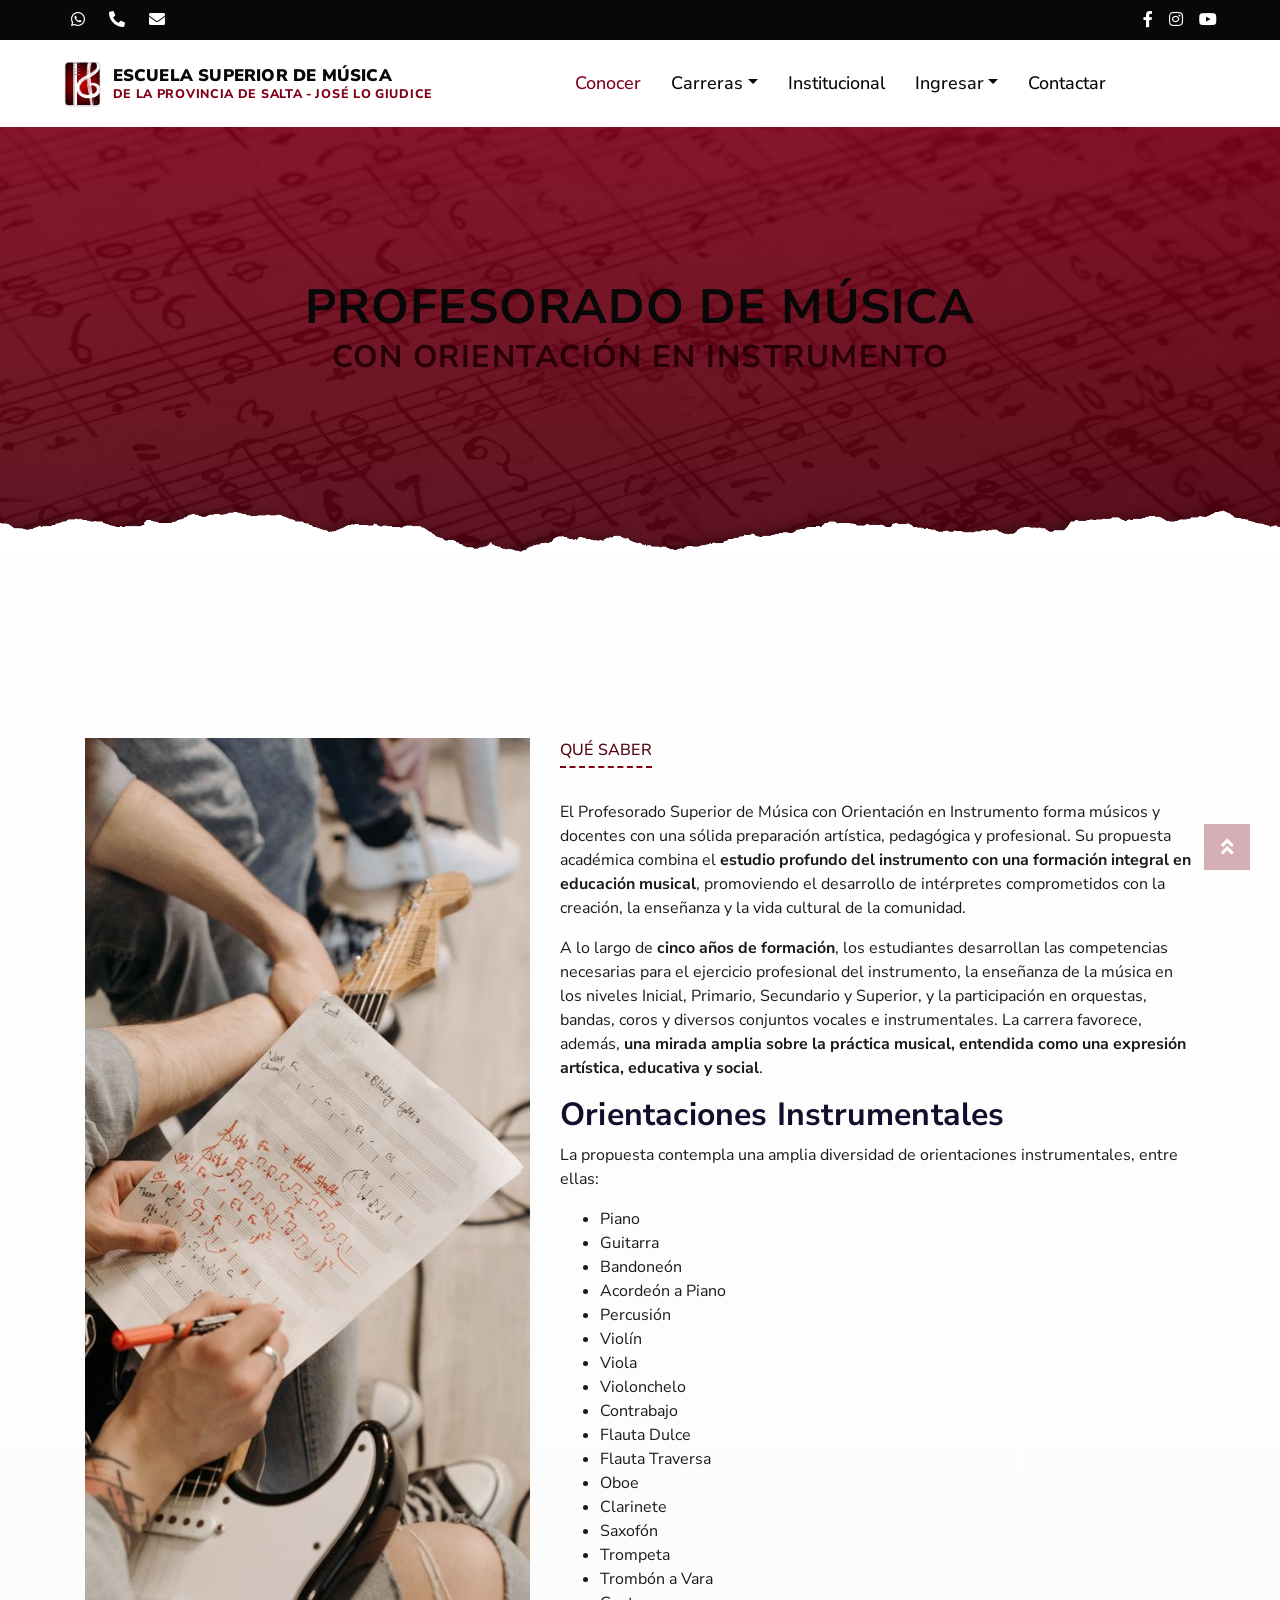
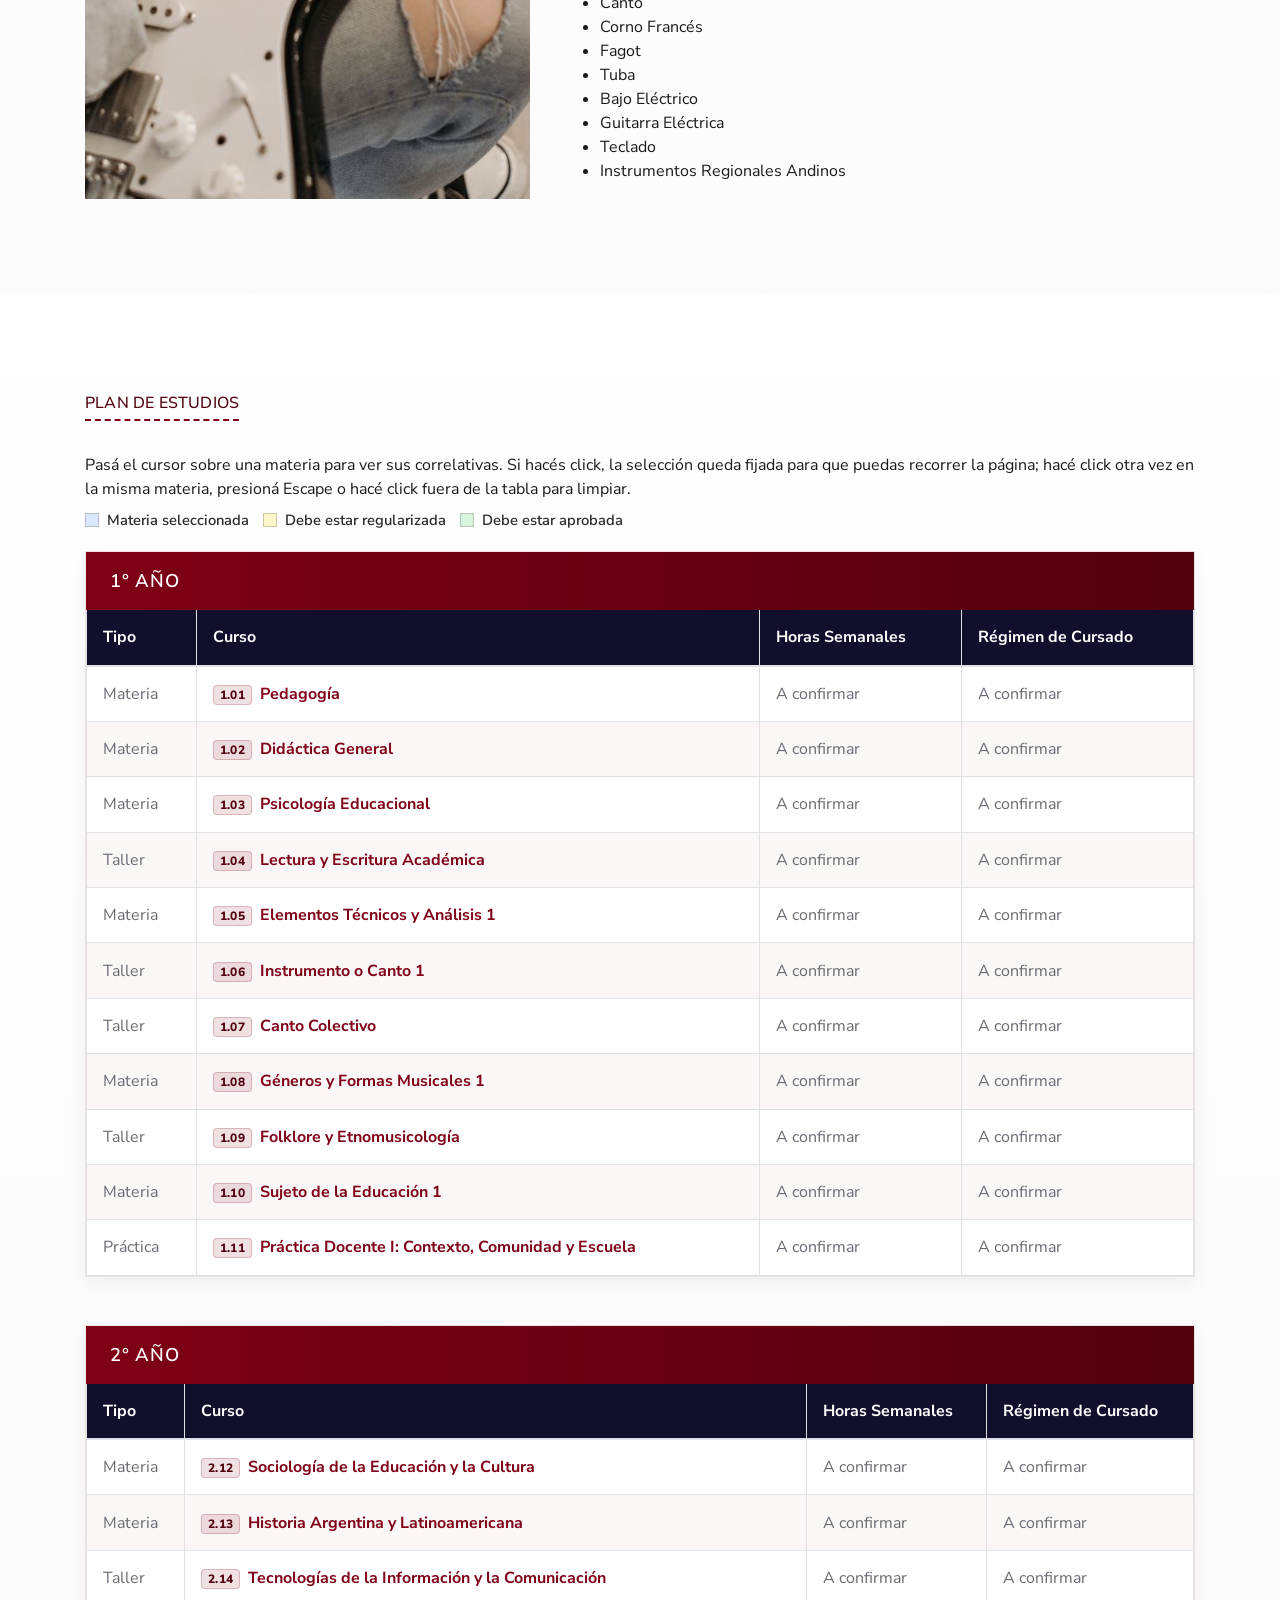
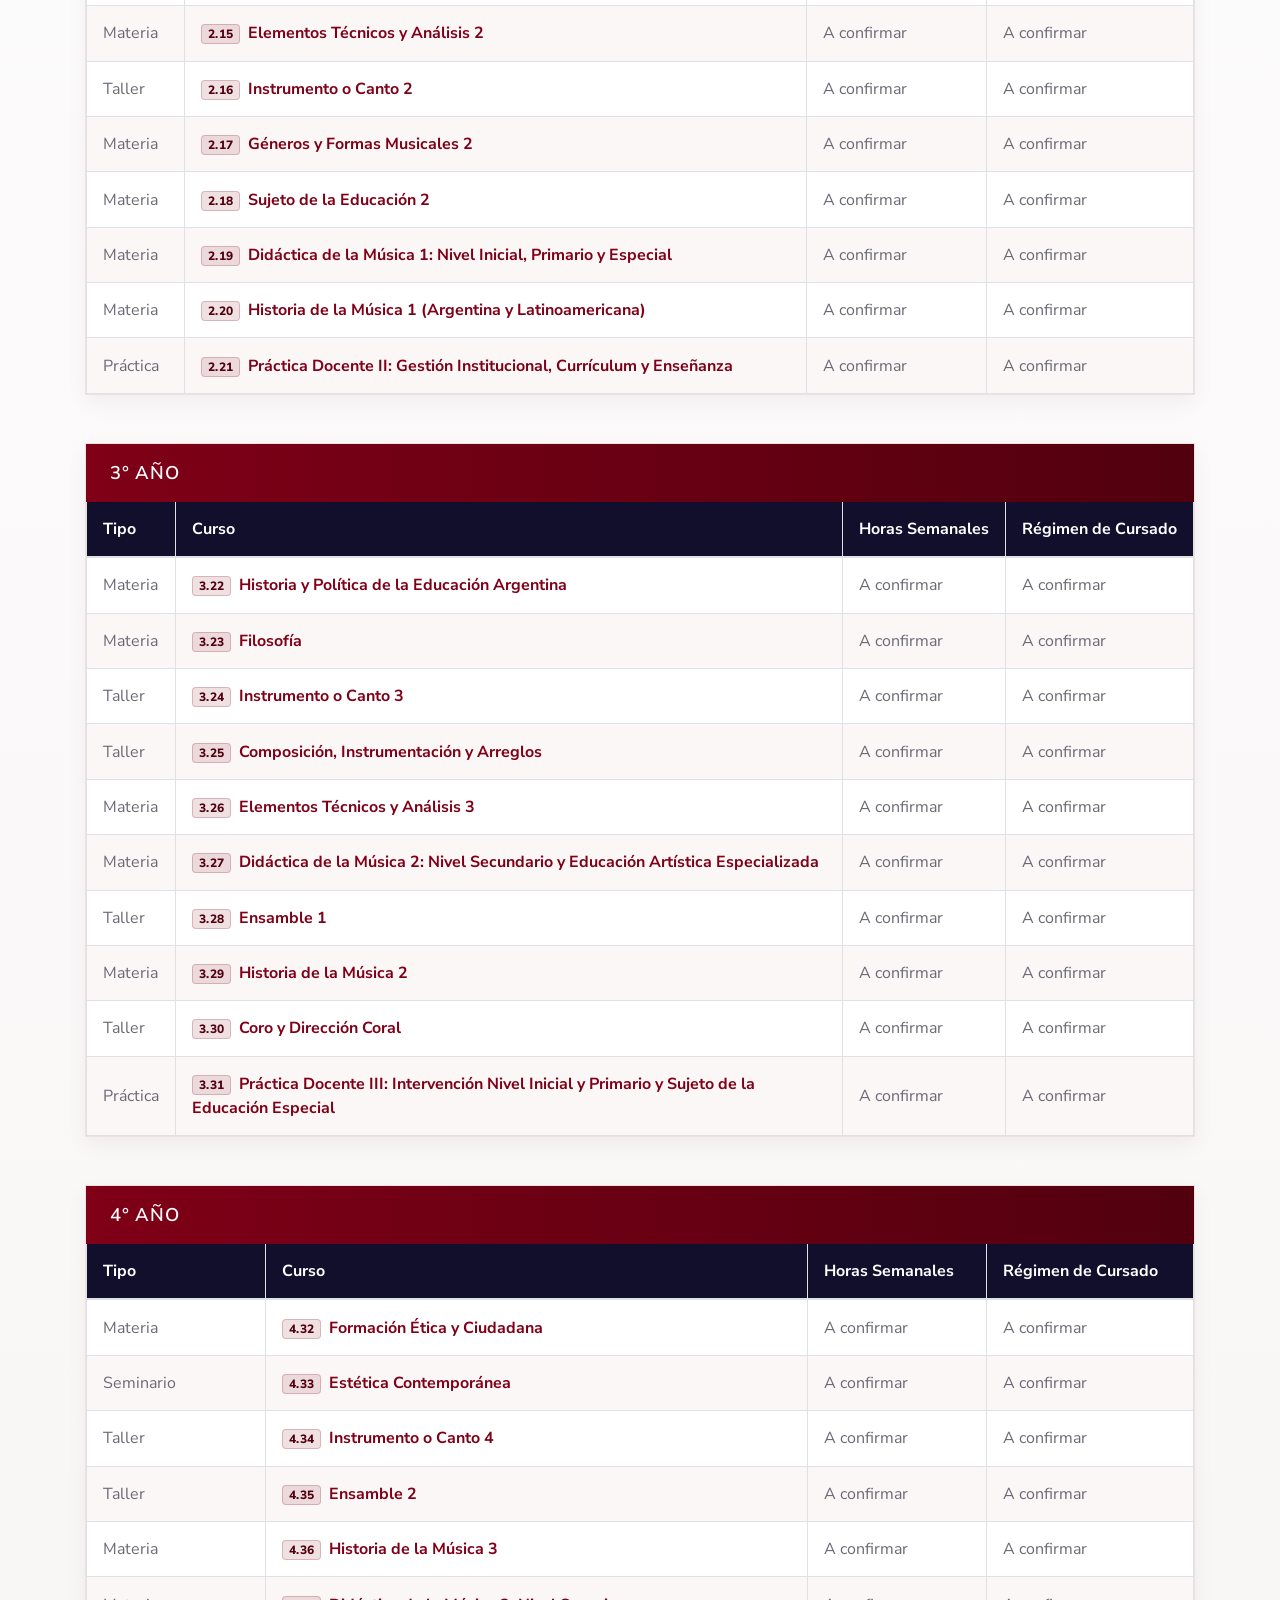
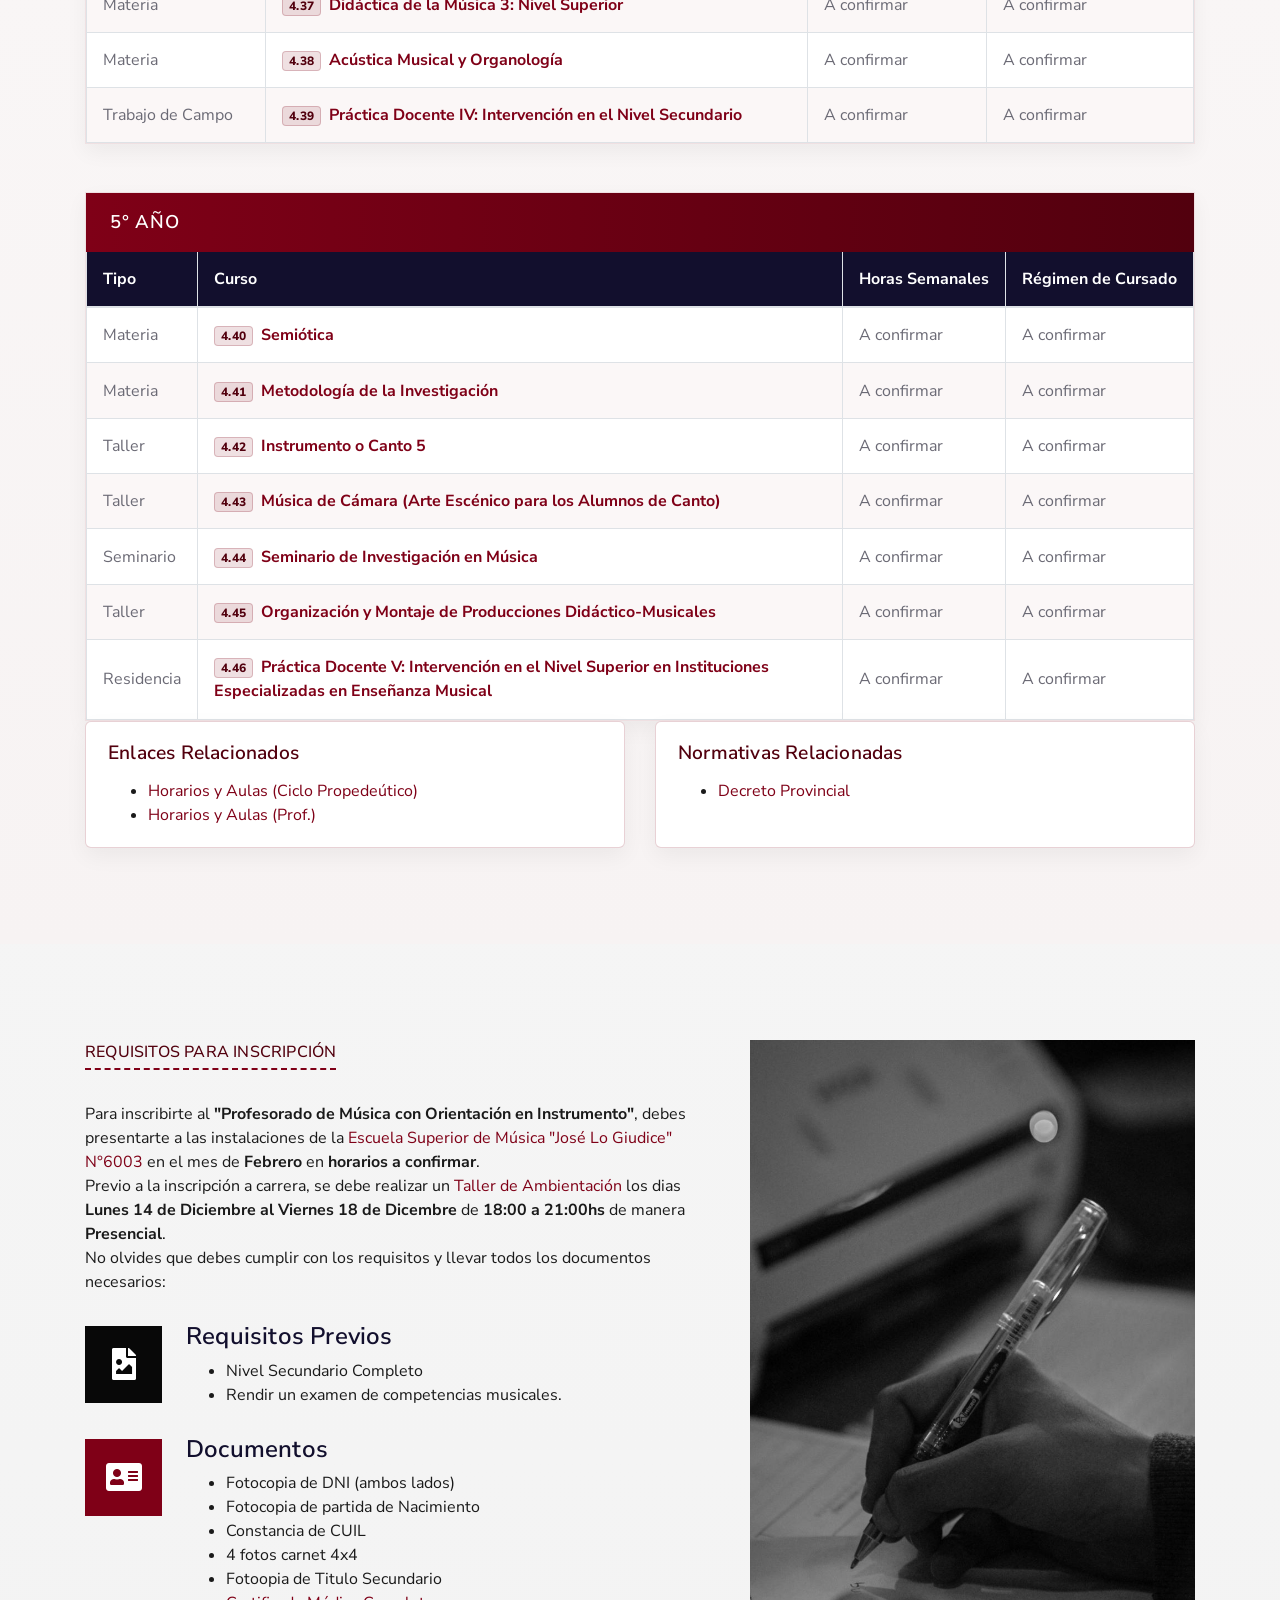
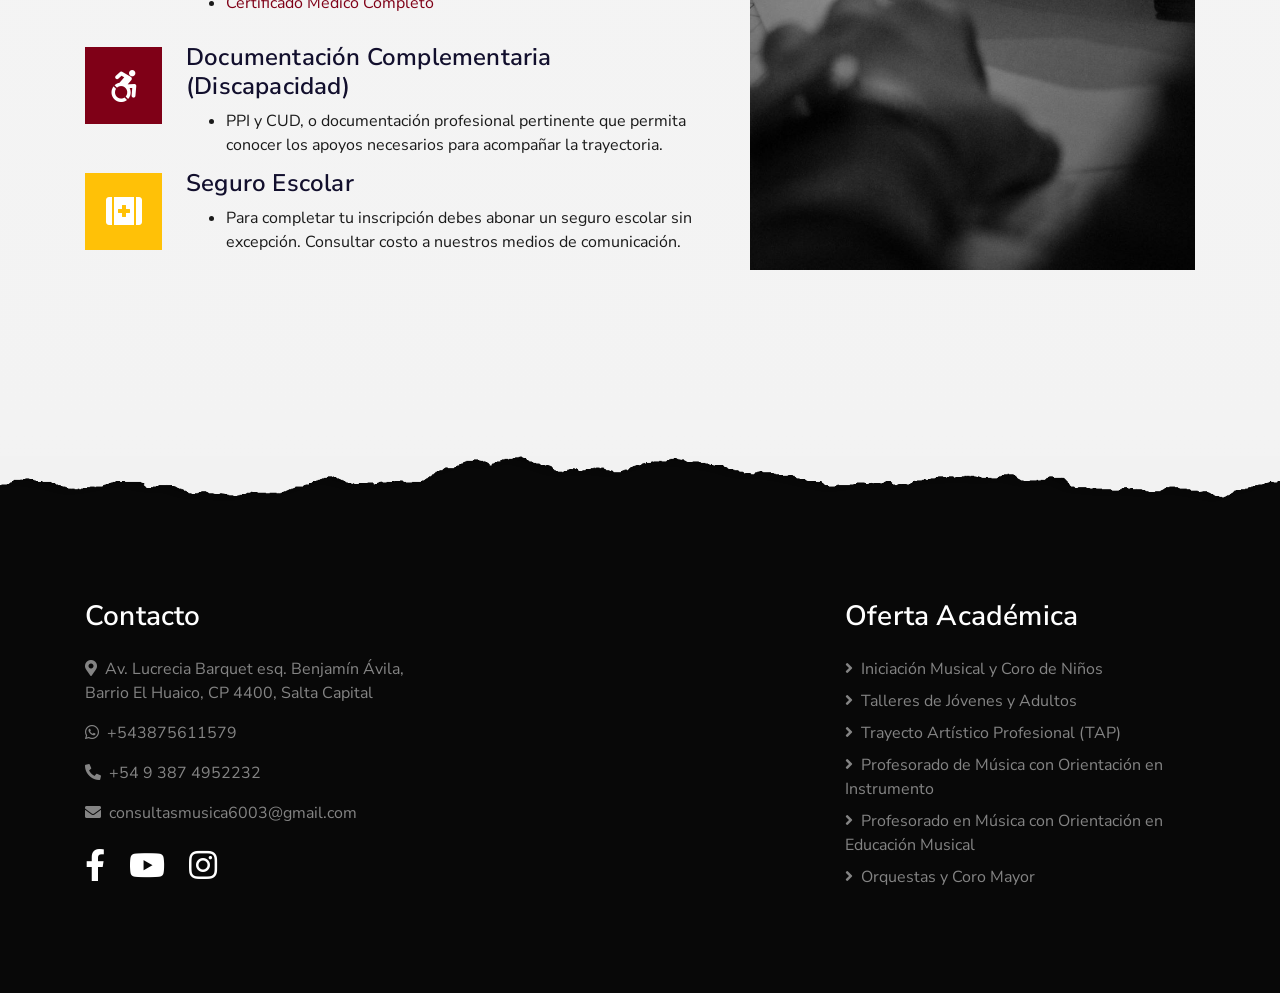
<file: prof_inst.html>
<!DOCTYPE html>
<html lang="en">

<head>
    <meta charset="utf-8">
    <title>Escuela Superior de Música - Jose Lo Giudice</title>
    <meta content="width=device-width, initial-scale=1.0" name="viewport">
    <meta content="Free HTML Templates" name="keywords">
    <meta content="Free HTML Templates" name="description">

    <!-- Favicon -->
    <link href="img/favicon.ico" rel="icon">

    <!-- Google Web Fonts -->
    <link rel="preconnect" href="https://fonts.gstatic.com">
    <link href="https://fonts.googleapis.com/css2?family=Nunito+Sans:wght@400;600;700;800;900&display=swap" rel="stylesheet"> 

    <!-- Font Awesome -->
    <link href="https://cdnjs.cloudflare.com/ajax/libs/font-awesome/5.10.0/css/all.min.css" rel="stylesheet">

    <!-- Libraries Stylesheet -->
    <link href="lib/owlcarousel/assets/owl.carousel.min.css" rel="stylesheet">

    <!-- Customized Bootstrap Stylesheet -->
    <link href="css/style.css" rel="stylesheet">
</head>

<body>
    <div class="brand-ribbon" aria-label="Nombre institucional">
        <span class="line-1">ESCUELA SUPERIOR DE MUSICA</span>
        <span class="line-2">DE LA PROVINCIA - JOSE LO GIUDICE</span>
    </div>

    <!-- Topbar Start -->
    <div class="container-fluid bg-dark">
        <div class="row py-2 px-lg-5">
            <div class="col-lg-6 text-center text-lg-left mb-2 mb-lg-0">
                <div class="d-inline-flex align-items-center">
                    <a class="text-white px-2" href="https://wa.me/5493875611579">
                        <i class="fab fa-whatsapp mr-2"></i>                     
                    </a>
                    <a class="text-white px-2" href="tel:+543874952232">
                        <i class="fa fa-phone-alt mr-2"></i>                     
                    </a>                    
                    <a class="text-white px-2" href="mailto:consultasmusica6003@gmail.com">
                        <i class="fa fa-envelope mr-2"></i>                     
                    </a>                                        
                </div>
            </div>
            <div class="col-lg-6 text-center text-lg-right">
                <div class="d-inline-flex align-items-center">
                    <a class="text-white px-2" href="https://www.facebook.com/profile.php?id=100092569306493">
                        <i class="fab fa-facebook-f"></i>
                    </a>
                    <a class="text-white px-2" href="https://www.instagram.com/esm.salta/?hl=es">
                        <i class="fab fa-instagram"></i>
                    </a>
                    <a class="text-white pl-2" href="https://www.youtube.com/@escuelademusicajoselogiudi229">
                        <i class="fab fa-youtube"></i>
                    </a>
                </div>
            </div>
        </div>
    </div>
    <!-- Topbar End -->

    <!-- Navbar Start -->
    <div class="container-fluid p-0">
        <nav class="navbar navbar-expand-lg bg-white navbar-light py-3 py-lg-0 px-lg-5">
            <a href="index.html" class="navbar-brand ml-lg-3">
                <h1 class="m-0 d-flex align-items-center">
                    <img src="img/icono.png" alt="Logo Escuela Superior de Música">
                    <span class="brand-title">
                        <span class="line-1">Escuela Superior de Música</span>
                        <span class="line-2">De la Provincia de Salta - José Lo Giudice</span>
                    </span>
                </h1>
            </a>
            <button type="button" class="navbar-toggler" data-toggle="collapse" data-target="#navbarCollapse">
                <span class="navbar-toggler-icon"></span>
            </button>
            <div class="collapse navbar-collapse justify-content-between px-lg-3" id="navbarCollapse">
                <div class="navbar-nav mx-auto py-0">
                    <a href="index.html" class="nav-item nav-link active">Conocer</a>
                    <div class="nav-item dropdown">
                        <a href="#" class="nav-link dropdown-toggle" data-toggle="dropdown">Carreras</a>
                        <div class="dropdown-menu m-0">
                            <a href="im.html" class="dropdown-item">Iniciación Musical y Coro de Niños</a>
                            <a href="talleres.html" class="dropdown-item">Talleres de Jóvenes y Adultos</a>
                            <a href="tap.html" class="dropdown-item">Trayecto Artístico Profesional (TAP)</a>
                            <a href="prof_inst.html" class="dropdown-item">Profesorado de Música con Orientación en Instrumento</a>
                            <a href="prof_ed.html" class="dropdown-item">Profesorado en Música con Orientación en Educación Musical</a>
                            <a href="coro_y_orq.html" class="dropdown-item">Orquestas y Coro Mayor</a>
                        </div>
                    </div>
                    <a href="course.html" class="nav-item nav-link">Institucional</a>
                    <div class="nav-item dropdown">
                        <a href="#" class="nav-link dropdown-toggle" data-toggle="dropdown">Ingresar</a>
                        <div class="dropdown-menu m-0">
                            <a href="estudiante.html" class="dropdown-item">Estudiantes</a>
                            <a href="docente.html" class="dropdown-item">Docentes</a>
                            <a href="admin.html" class="dropdown-item">Administración</a>
                        </div>
                    </div>
                    <a href="contact.html" class="nav-item nav-link">Contactar</a>
                </div>
            </div>
        </nav>
    </div>
    <!-- Navbar End -->


    <!-- Header Start -->
    <div class="jumbotron jumbotron-fluid page-cursos position-relative overlay-bottom" style="margin-bottom: 90px;">
                <div class="container text-center py-5">
            <div class="hero-brand mt-4 mb-5">
                <h1 class="line-1">Profesorado de Música</h1>
                <h2 class="line-2">con Orientación en Instrumento</h2>
            </div>
        </div>
    </div>
    <!-- Header End -->


    <!-- About Start -->
    <div class="container-fluid py-5">
        <div class="container py-5">
            <div class="row">
                <div class="col-lg-5 mb-5 mb-lg-0" style="min-height: 500px;">
                    <div class="position-relative h-100">
                        <img class="position-absolute w-100 h-100" src="img/prof_inst.jpg" style="object-fit: cover;">
                    </div>
                </div>
                <div class="col-lg-7">
                    <div class="section-title position-relative mb-4">
                        <h6 class="d-inline-block position-relative text-secondary text-uppercase pb-2">Qué Saber</h6>
                    </div>
                    <p>El Profesorado Superior de Música con Orientación en Instrumento forma músicos y docentes con una sólida preparación artística, pedagógica y profesional. Su propuesta académica combina el <b>estudio profundo del instrumento con una formación integral en educación musical</b>, promoviendo el desarrollo de intérpretes comprometidos con la creación, la enseñanza y la vida cultural de la comunidad.</p>
                    <p>A lo largo de <b>cinco años de formación</b>, los estudiantes desarrollan las competencias necesarias para el ejercicio profesional del instrumento, la enseñanza de la música en los niveles Inicial, Primario, Secundario y Superior, y la participación en orquestas, bandas, coros y diversos conjuntos vocales e instrumentales. La carrera favorece, además, <b>una mirada amplia sobre la práctica musical, entendida como una expresión artística, educativa y social</b>.</p>
                    <h2>Orientaciones Instrumentales</h2>
                    <p>La propuesta contempla una amplia diversidad de orientaciones instrumentales, entre ellas:
                        <ul>
                            <li>Piano</li>
                            <li>Guitarra</li>
                            <li>Bandoneón</li>
                            <li>Acordeón a Piano</li>
                            <li>Percusión</li>
                            <li>Violín</li>
                            <li>Viola</li>
                            <li>Violonchelo</li>
                            <li>Contrabajo</li>
                            <li>Flauta Dulce</li>
                            <li>Flauta Traversa</li>
                            <li>Oboe</li>
                            <li>Clarinete</li>
                            <li>Saxofón</li>
                            <li>Trompeta</li>
                            <li>Trombón a Vara</li>
                            <li>Canto</li>
                            <li>Corno Francés</li>
                            <li>Fagot</li>
                            <li>Tuba</li>
                            <li>Bajo Eléctrico</li>
                            <li>Guitarra Eléctrica</li>
                            <li>Teclado</li>                            
                            <li>Instrumentos Regionales Andinos</li>
                        </ul>
                    <!-- <p>Esta diversidad refleja el compromiso de la institución con una formación musical plural, capaz de dialogar con diferentes tradiciones, lenguajes y ámbitos de desempeño profesional.</p>
                    <p>Con una trayectoria que ha contribuido a la formación de generaciones de músicos y docentes, la Escuela Superior de Música constituye un espacio de estudio, creación y crecimiento, donde la excelencia académica se integra con el compromiso por la educación pública y el desarrollo cultural de la provincia.</p> -->
<!---
                    <div class="row pt-3 mx-0">
                        <div class="col-3 px-0">
                            <div class="bg-success text-center p-4">
                                <h1 class="text-white" data-toggle="counter-up">50</h1>
                                <h6 class="text-uppercase text-white">Años<span class="d-block">creciendo</span></h6>
                            </div>
                        </div>
                        <div class="col-3 px-0">
                            <div class="bg-primary text-center p-4">
                                <h1 class="text-white" data-toggle="counter-up">20</h1>
                                <h6 class="text-uppercase text-white">Posibles<span class="d-block">Instrumentos</span></h6>
                            </div>
                        </div>
                        <div class="col-3 px-0">
                            <div class="bg-secondary text-center p-4">
                                <h1 class="text-white" data-toggle="counter-up">40</h1>
                                <h6 class="text-uppercase text-white">Docentes<span class="d-block">Calificados</span></h6>
                            </div>
                        </div>
                        <div class="col-3 px-0">
                            <div class="bg-warning text-center p-4">
                                <h1 class="text-white" data-toggle="counter-up">452</h1>
                                <h6 class="text-uppercase text-white">Estudiantes<span class="d-block">Formados</span></h6>
                            </div>
                        </div>
                    </div>
-->
                </div>
            </div>
        </div>
    </div>
    <!-- About End -->

    <!-- Plan de Estudios Start -->
    <div class="container-fluid py-5 curriculum-section">
        <div class="container py-5">
            <div class="section-title position-relative mb-4">
                <h6 class="d-inline-block position-relative text-secondary text-uppercase pb-2">Plan de Estudios</h6>
            </div>
            <p class="mb-3">Pasá el cursor sobre una materia para ver sus correlativas. Si hacés click, la selección queda fijada para que puedas recorrer la página; hacé click otra vez en la misma materia, presioná Escape o hacé click fuera de la tabla para limpiar.</p>
            <div class="curriculum-legend" aria-label="Referencia de colores para correlativas">
                <span class="curriculum-legend-item"><span class="curriculum-legend-swatch active" aria-hidden="true"></span>Materia seleccionada</span>
                <span class="curriculum-legend-item"><span class="curriculum-legend-swatch regular" aria-hidden="true"></span>Debe estar regularizada</span>
                <span class="curriculum-legend-item"><span class="curriculum-legend-swatch approved" aria-hidden="true"></span>Debe estar aprobada</span>
            </div>

            <div class="curriculum-year mb-5">
                <h3 class="curriculum-year-title">1° Año</h3>
                <div class="table-responsive">
                    <table class="table table-bordered curriculum-table">
                        <thead>
                            <tr>
                                <th scope="col">Tipo</th>
                                <th scope="col">Curso</th>
                                <th scope="col">Horas Semanales</th>
                                <th scope="col">Régimen de Cursado</th>
                            </tr>
                        </thead>
                        <tbody>
                            <tr><td>Materia</td><td><a class="curriculum-link" href="#">Pedagogía</a></td><td>A confirmar</td><td>A confirmar</td></tr>
                            <tr><td>Materia</td><td><a class="curriculum-link" href="#">Didáctica General</a></td><td>A confirmar</td><td>A confirmar</td></tr>
                            <tr><td>Materia</td><td><a class="curriculum-link" href="#">Psicología Educacional</a></td><td>A confirmar</td><td>A confirmar</td></tr>
                            <tr><td>Taller</td><td><a class="curriculum-link" href="#">Lectura y Escritura Académica</a></td><td>A confirmar</td><td>A confirmar</td></tr>
                            <tr><td>Materia</td><td><a class="curriculum-link" href="#">Elementos Técnicos y Análisis 1</a></td><td>A confirmar</td><td>A confirmar</td></tr>
                            <tr><td>Taller</td><td><a class="curriculum-link" href="#">Instrumento o Canto 1</a></td><td>A confirmar</td><td>A confirmar</td></tr>
                            <tr><td>Taller</td><td><a class="curriculum-link" href="#">Canto Colectivo</a></td><td>A confirmar</td><td>A confirmar</td></tr>
                            <tr><td>Materia</td><td><a class="curriculum-link" href="#">Géneros y Formas Musicales 1</a></td><td>A confirmar</td><td>A confirmar</td></tr>
                            <tr><td>Taller</td><td><a class="curriculum-link" href="#">Folklore y Etnomusicología</a></td><td>A confirmar</td><td>A confirmar</td></tr>
                            <tr><td>Materia</td><td><a class="curriculum-link" href="#">Sujeto de la Educación 1</a></td><td>A confirmar</td><td>A confirmar</td></tr>
                            <tr><td>Práctica</td><td><a class="curriculum-link" href="#">Práctica Docente I: Contexto, Comunidad y Escuela</a></td><td>A confirmar</td><td>A confirmar</td></tr>
                        </tbody>
                    </table>
                </div>
            </div>

            <div class="curriculum-year mb-5">
                <h3 class="curriculum-year-title">2° Año</h3>
                <div class="table-responsive">
                    <table class="table table-bordered curriculum-table">
                        <thead>
                            <tr>
                                <th scope="col">Tipo</th>
                                <th scope="col">Curso</th>
                                <th scope="col">Horas Semanales</th>
                                <th scope="col">Régimen de Cursado</th>
                            </tr>
                        </thead>
                        <tbody>
                            <tr><td>Materia</td><td><a class="curriculum-link" href="#">Sociología de la Educación y la Cultura</a></td><td>A confirmar</td><td>A confirmar</td></tr>
                            <tr><td>Materia</td><td><a class="curriculum-link" href="#">Historia Argentina y Latinoamericana</a></td><td>A confirmar</td><td>A confirmar</td></tr>
                            <tr><td>Taller</td><td><a class="curriculum-link" href="#">Tecnologías de la Información y la Comunicación</a></td><td>A confirmar</td><td>A confirmar</td></tr>
                            <tr><td>Materia</td><td><a class="curriculum-link" href="#">Elementos Técnicos y Análisis 2</a></td><td>A confirmar</td><td>A confirmar</td></tr>
                            <tr><td>Taller</td><td><a class="curriculum-link" href="#">Instrumento o Canto 2</a></td><td>A confirmar</td><td>A confirmar</td></tr>
                            <tr><td>Materia</td><td><a class="curriculum-link" href="#">Géneros y Formas Musicales 2</a></td><td>A confirmar</td><td>A confirmar</td></tr>
                            <tr><td>Materia</td><td><a class="curriculum-link" href="#">Sujeto de la Educación 2</a></td><td>A confirmar</td><td>A confirmar</td></tr>
                            <tr><td>Materia</td><td><a class="curriculum-link" href="#">Didáctica de la Música 1: Nivel Inicial, Primario y Especial</a></td><td>A confirmar</td><td>A confirmar</td></tr>
                            <tr><td>Materia</td><td><a class="curriculum-link" href="#">Historia de la Música 1 (Argentina y Latinoamericana)</a></td><td>A confirmar</td><td>A confirmar</td></tr>
                            <tr><td>Práctica</td><td><a class="curriculum-link" href="#">Práctica Docente II: Gestión Institucional, Currículum y Enseñanza</a></td><td>A confirmar</td><td>A confirmar</td></tr>
                        </tbody>
                    </table>
                </div>
            </div>

            <div class="curriculum-year mb-5">
                <h3 class="curriculum-year-title">3° Año</h3>
                <div class="table-responsive">
                    <table class="table table-bordered curriculum-table">
                        <thead>
                            <tr>
                                <th scope="col">Tipo</th>
                                <th scope="col">Curso</th>
                                <th scope="col">Horas Semanales</th>
                                <th scope="col">Régimen de Cursado</th>
                            </tr>
                        </thead>
                        <tbody>
                            <tr><td>Materia</td><td><a class="curriculum-link" href="#">Historia y Política de la Educación Argentina</a></td><td>A confirmar</td><td>A confirmar</td></tr>
                            <tr><td>Materia</td><td><a class="curriculum-link" href="#">Filosofía</a></td><td>A confirmar</td><td>A confirmar</td></tr>
                            <tr><td>Taller</td><td><a class="curriculum-link" href="#">Instrumento o Canto 3</a></td><td>A confirmar</td><td>A confirmar</td></tr>
                            <tr><td>Taller</td><td><a class="curriculum-link" href="#">Composición, Instrumentación y Arreglos</a></td><td>A confirmar</td><td>A confirmar</td></tr>
                            <tr><td>Materia</td><td><a class="curriculum-link" href="#">Elementos Técnicos y Análisis 3</a></td><td>A confirmar</td><td>A confirmar</td></tr>
                            <tr><td>Materia</td><td><a class="curriculum-link" href="#">Didáctica de la Música 2: Nivel Secundario y Educación Artística Especializada</a></td><td>A confirmar</td><td>A confirmar</td></tr>
                            <tr><td>Taller</td><td><a class="curriculum-link" href="#">Ensamble 1</a></td><td>A confirmar</td><td>A confirmar</td></tr>
                            <tr><td>Materia</td><td><a class="curriculum-link" href="#">Historia de la Música 2</a></td><td>A confirmar</td><td>A confirmar</td></tr>
                            <tr><td>Taller</td><td><a class="curriculum-link" href="#">Coro y Dirección Coral</a></td><td>A confirmar</td><td>A confirmar</td></tr>
                            <tr><td>Práctica</td><td><a class="curriculum-link" href="#">Práctica Docente III: Intervención Nivel Inicial y Primario y Sujeto de la Educación Especial</a></td><td>A confirmar</td><td>A confirmar</td></tr>
                        </tbody>
                    </table>
                </div>
            </div>

            <div class="curriculum-year mb-5">
                <h3 class="curriculum-year-title">4° Año</h3>
                <div class="table-responsive">
                    <table class="table table-bordered curriculum-table">
                        <thead>
                            <tr>
                                <th scope="col">Tipo</th>
                                <th scope="col">Curso</th>
                                <th scope="col">Horas Semanales</th>
                                <th scope="col">Régimen de Cursado</th>
                            </tr>
                        </thead>
                        <tbody>
                            <tr><td>Materia</td><td><a class="curriculum-link" href="#">Formación Ética y Ciudadana</a></td><td>A confirmar</td><td>A confirmar</td></tr>
                            <tr><td>Seminario</td><td><a class="curriculum-link" href="#">Estética Contemporánea</a></td><td>A confirmar</td><td>A confirmar</td></tr>
                            <tr><td>Taller</td><td><a class="curriculum-link" href="#">Instrumento o Canto 4</a></td><td>A confirmar</td><td>A confirmar</td></tr>
                            <tr><td>Taller</td><td><a class="curriculum-link" href="#">Ensamble 2</a></td><td>A confirmar</td><td>A confirmar</td></tr>
                            <tr><td>Materia</td><td><a class="curriculum-link" href="#">Historia de la Música 3</a></td><td>A confirmar</td><td>A confirmar</td></tr>
                            <tr><td>Materia</td><td><a class="curriculum-link" href="#">Didáctica de la Música 3: Nivel Superior</a></td><td>A confirmar</td><td>A confirmar</td></tr>
                            <tr><td>Materia</td><td><a class="curriculum-link" href="#">Acústica Musical y Organología</a></td><td>A confirmar</td><td>A confirmar</td></tr>
                            <tr><td>Trabajo de Campo</td><td><a class="curriculum-link" href="#">Práctica Docente IV: Intervención en el Nivel Secundario</a></td><td>A confirmar</td><td>A confirmar</td></tr>
                        </tbody>
                    </table>
                </div>
            </div>

            <div class="curriculum-year">
                <h3 class="curriculum-year-title">5° Año</h3>
                <div class="table-responsive">
                    <table class="table table-bordered curriculum-table">
                        <thead>
                            <tr>
                                <th scope="col">Tipo</th>
                                <th scope="col">Curso</th>
                                <th scope="col">Horas Semanales</th>
                                <th scope="col">Régimen de Cursado</th>
                            </tr>
                        </thead>
                        <tbody>
                            <tr><td>Materia</td><td><a class="curriculum-link" href="#">Semiótica</a></td><td>A confirmar</td><td>A confirmar</td></tr>
                            <tr><td>Materia</td><td><a class="curriculum-link" href="#">Metodología de la Investigación</a></td><td>A confirmar</td><td>A confirmar</td></tr>
                            <tr><td>Taller</td><td><a class="curriculum-link" href="#">Instrumento o Canto 5</a></td><td>A confirmar</td><td>A confirmar</td></tr>
                            <tr><td>Taller</td><td><a class="curriculum-link" href="#">Música de Cámara (Arte Escénico para los Alumnos de Canto)</a></td><td>A confirmar</td><td>A confirmar</td></tr>
                            <tr><td>Seminario</td><td><a class="curriculum-link" href="#">Seminario de Investigación en Música</a></td><td>A confirmar</td><td>A confirmar</td></tr>
                            <tr><td>Taller</td><td><a class="curriculum-link" href="#">Organización y Montaje de Producciones Didáctico-Musicales</a></td><td>A confirmar</td><td>A confirmar</td></tr>
                            <tr><td>Residencia</td><td><a class="curriculum-link" href="#">Práctica Docente V: Intervención en el Nivel Superior en Instituciones Especializadas en Enseñanza Musical</a></td><td>A confirmar</td><td>A confirmar</td></tr>
                        </tbody>
                    </table>
                </div>
            </div>
                <div class="row">
                <div class="col-lg-6 mb-4 mb-lg-0">
                    <div class="licenses-box h-100">
                        <h3 class="licenses-subtitle">Enlaces Relacionados</h3>
                        <ul class="mb-0">
                            <li><a data-plan="propedeutico" href="https://docs.google.com/spreadsheets/d/1ZQRlsMtqVcihNWdtzSpA4T3TUkAMu2xvXqIBfP1HJNE/export?format=pdf&gid=1602649099&size=A4&portrait=false&scale=4&top_margin=0.25&bottom_margin=0.25&left_margin=0.25&right_margin=0.25&sheetnames=false&printtitle=false&pagenumbers=false&gridlines=false&fzr=false&r1=0&c1=0&r2=100&c2=16">Horarios y Aulas (Ciclo Propedeútico)</a></li>
                            <li><a data-plan="instrumento" href="https://docs.google.com/spreadsheets/d/1ZQRlsMtqVcihNWdtzSpA4T3TUkAMu2xvXqIBfP1HJNE/export?format=pdf&gid=477446579&size=A4&portrait=true&scale=4&top_margin=0.25&bottom_margin=0.25&left_margin=0.25&right_margin=0.25&sheetnames=false&printtitle=false&pagenumbers=false&gridlines=false&fzr=false&r1=0&c1=0&r2=100&c2=16">Horarios y Aulas (Prof.)</a></li>
                        </ul>
                    </div>
                </div>
                <div class="col-lg-6">
                    <div class="licenses-box h-100">
                        <h3 class="licenses-subtitle">Normativas Relacionadas</h3>
                        <ul class="mb-0">
                            <li><a href="#">Decreto Provincial</a></li>
                        </ul>
                    </div>
                </div>
            </div>            
        </div>
    </div>
    <!-- Plan de Estudios End -->
    

    <!-- estudiante Start -->
    <div class="container-fluid py-5">
        <div class="container py-5">
            <div class="row">
                <div class="col-lg-7 mb-5 mb-lg-0">
                    <div class="section-title position-relative mb-4">
                        <h6 class="d-inline-block position-relative text-secondary text-uppercase pb-2">Requisitos para inscripción</h6>
                    </div>
                    <p class="mb-0 pb-0">Para inscribirte al <b>"Profesorado de Música con Orientación en Instrumento"</b>, debes presentarte a las instalaciones de la <a href="https://maps.app.goo.gl/nwKZx1V56frhYh8r5" target="_blank" rel="noopener noreferrer">Escuela Superior de Música "José Lo Giudice" N°6003</a> en el mes de <b>Febrero</b> en <b>horarios a confirmar</b>.</p>
                    <p class="mb-0 pb-0">Previo a la inscripción a carrera, se debe realizar un <a href="https://docs.google.com/forms/d/e/1FAIpQLScjZd6P9UfY_xYlqnf6KOuS_0QIeXSDMjIWQNIkd_AgRZhF1w/viewform?usp=header" target="_blank" rel="noopener noreferrer">Taller de Ambientación</a> los dias <b>Lunes 14 de Diciembre al Viernes 18 de Dicembre</b> de <b>18:00 a 21:00hs</b> de manera <b>Presencial</b>.</p>
                    <p class="mb-4 pb-2">No olvides que debes cumplir con los requisitos y llevar todos los documentos necesarios:</p>
                    <div class="d-flex mb-3">
                        <div class="btn-icon bg-secondary mr-4">
                            <i class="fa fa-2x fa-file-image text-white"></i>
                        </div>
                        <div class="mt-n1">
                            <h4>Requisitos Previos</h4>
                            <ul>
                                <li>Nivel Secundario Completo</li>
                                <li>Rendir un examen de competencias musicales.</li>
                            </ul>
                        </div>
                    </div>
                    <div class="d-flex mb-3">
                        <div class="btn-icon bg-primary mr-4">
                            <i class="fa fa-2x fa-address-card text-white"></i>
                        </div>
                        <div class="mt-n1">
                            <h4>Documentos</h4>
                           <ul>
                                <li>Fotocopia de DNI (ambos lados)</li>
                                <li>Fotocopia de partida de Nacimiento </li>
                                <li>Constancia de CUIL</li>
                                <li>4 fotos carnet 4x4</li>
                                <li>Fotoopia de Titulo Secundario</li>
                                <li><a href="#" target="_blank" rel="noopener noreferrer">Certificado Médico Completo</a></li>
                            </ul>                            
                        </div>
                    </div>
                    <div class="d-flex">
                        <div class="btn-icon bg-primary mr-4">
                            <i class="fab fa-2x fa-accessible-icon text-white"></i>
                        </div>
                        <div class="mt-n1">
                            <h4>Documentación Complementaria (Discapacidad)</h4>
                            <ul>
                                <li>PPI y CUD, o documentación profesional pertinente que permita conocer los apoyos necesarios para acompañar la trayectoria.</li>
                            </ul>
                        </div>
                    </div>                    
                    <div class="d-flex">
                        <div class="btn-icon bg-warning mr-4">
                            <i class="fa fa-2x fa-first-aid text-white"></i>
                        </div>
                        <div class="mt-n1">
                            <h4>Seguro Escolar</h4>
                            <ul>
                                <li>Para completar tu inscripción debes abonar un seguro escolar sin excepción. Consultar costo a nuestros medios de comunicación.</li>
                            </ul>
                        </div>
                    </div>
                </div>
                <div class="col-lg-5" style="min-height: 500px;">
                    <div class="position-relative h-100">
                        <img class="position-absolute w-100 h-100" src="img/inscripcion.jpg" style="object-fit: cover;">
                    </div>
                </div>
            </div>
        </div>
    </div>
    <!-- estudiante Start -->

    <!-- Footer Start -->
    <div class="container-fluid position-relative overlay-top bg-dark text-white-50 py-5" style="margin-top: 90px;">
        <div class="container mt-5 pt-5">
            <div class="row">
                <div class="col-lg-4 col-md-6 mb-5">
                    <h3 class="text-white mb-4">Contacto</h3>
                    <p><i class="fa fa-map-marker-alt mr-2"></i>Av. Lucrecia Barquet esq. Benjamín Ávila, Barrio El Huaico, CP 4400, Salta Capital</p>
                    <p><i class="fab fa-whatsapp mr-2"></i><a class="text-white-50" href="https://wa.me/5493875611579">+543875611579</a></p>
                    <p><i class="fa fa-phone-alt mr-2"></i><a class="text-white-50" href="tel:+5493874952232">+54 9 387 4952232</a></p>
                    <p><i class="fa fa-envelope mr-2"></i><a class="text-white-50" href="mailto:consultasmusica6003@gmail.com">consultasmusica6003@gmail.com</a></p>
                    <div class="d-flex justify-content-start mt-4">
                        <a class="text-white mr-4" href="https://www.facebook.com/profile.php?id=100092569306493"><i class="fab fa-2x fa-facebook-f"></i></a>
                        <a class="text-white mr-4" href="https://www.instagram.com/esm.salta/?hl=es"><i class="fab fa-2x fa-youtube"></i></a>
                        <a class="text-white" href="https://www.youtube.com/@escuelademusicajoselogiudi229"><i class="fab fa-2x fa-instagram"></i></a>
                    </div>
                </div>
                <div class="col-lg-4 col-md-6 mb-5">
                    <div class="d-flex flex-column justify-content-start">
                        <iframe src="https://www.google.com/maps?q=-24.7216051,-65.420661&z=16&output=embed" title="Ubicación de la Escuela Superior de Música" class="w-100" height="250" style="border:0;" allowfullscreen="" loading="lazy" referrerpolicy="strict-origin-when-cross-origin"></iframe>
                    </div>
                </div>
                <div class="col-lg-4 col-md-6 mb-5">
                    <h3 class="text-white mb-4">Oferta Académica</h3>
                    <div class="d-flex flex-column justify-content-start">
                        <a class="text-white-50 mb-2" href="im.html"><i class="fa fa-angle-right mr-2"></i>Iniciación Musical y Coro de Niños</a>
                        <a class="text-white-50 mb-2" href="talleres.html"><i class="fa fa-angle-right mr-2"></i>Talleres de Jóvenes y Adultos</a>
                        <a class="text-white-50 mb-2" href="tap.html"><i class="fa fa-angle-right mr-2"></i>Trayecto Artístico Profesional (TAP)</a>
                        <a class="text-white-50 mb-2" href="prof_inst.html"><i class="fa fa-angle-right mr-2"></i>Profesorado de Música con Orientación en Instrumento</a>
                        <a class="text-white-50 mb-2" href="prof_ed.html"><i class="fa fa-angle-right mr-2"></i>Profesorado en Música con Orientación en Educación Musical</a>
                        <a class="text-white-50 mb-2" href="coro_y_orq.html"><i class="fa fa-angle-right mr-2"></i>Orquestas y Coro Mayor</a>
                    </div>
                </div>
            </div>
        </div>
    </div>
    <!-- Footer End -->


    <!-- Back to Top -->
    <a href="#" class="btn btn-lg btn-primary rounded-0 btn-lg-square back-to-top"><i class="fa fa-angle-double-up"></i></a>


    <!-- JavaScript Libraries -->
    <script src="https://code.jquery.com/jquery-3.4.1.min.js"></script>
    <script src="https://stackpath.bootstrapcdn.com/bootstrap/4.4.1/js/bootstrap.bundle.min.js"></script>
    <script src="lib/easing/easing.min.js"></script>
    <script src="lib/waypoints/waypoints.min.js"></script>
    <script src="lib/counterup/counterup.min.js"></script>
    <script src="lib/owlcarousel/owl.carousel.min.js"></script>

    <script>
        document.addEventListener('DOMContentLoaded', function () {
            const rules = [
                { code: '1.01', title: 'Pedagogía', regular: [], approved: [] },
                { code: '1.02', title: 'Didáctica General', regular: [], approved: [] },
                { code: '1.03', title: 'Psicología Educacional', regular: [], approved: [] },
                { code: '1.04', title: 'Lectura y Escritura Académica', regular: [], approved: [] },
                { code: '1.05', title: 'Elementos Técnicos y Análisis 1', regular: [], approved: [] },
                { code: '1.06', title: 'Instrumento o Canto 1', regular: [], approved: [] },
                { code: '1.07', title: 'Canto Colectivo', regular: [], approved: [] },
                { code: '1.08', title: 'Géneros y Formas Musicales 1', regular: [], approved: [] },
                { code: '1.09', title: 'Folklore y Etnomusicología', regular: [], approved: [] },
                { code: '1.10', title: 'Sujeto de la Educación 1', regular: [], approved: [] },
                { code: '1.11', title: 'Práctica Docente I: Contexto, Comunidad y Escuela', regular: [], approved: [] },
                { code: '2.12', title: 'Sociología de la Educación y la Cultura', regular: [], approved: [] },
                { code: '2.13', title: 'Historia Argentina y Latinoamericana', regular: [], approved: [] },
                { code: '2.14', title: 'Tecnologías de la Información y la Comunicación', regular: [], approved: [] },
                { code: '2.15', title: 'Elementos Técnicos y Análisis 2', regular: ['1.06', '1.08'], approved: ['1.05', '1.07'] },
                { code: '2.16', title: 'Instrumento o Canto 2', regular: ['1.05', '1.06', '1.08'], approved: [] },
                { code: '2.17', title: 'Géneros y Formas Musicales 2', regular: ['1.05'], approved: ['1.08'] },
                { code: '2.18', title: 'Sujeto de la Educación 2', regular: ['1.02', '1.03', '1.10'], approved: [] },
                { code: '2.19', title: 'Didáctica de la Música 1: Nivel Inicial, Primario y Especial', regular: ['1.02', '1.05', '1.06', '1.07', '1.08'], approved: [] },
                { code: '2.20', title: 'Historia de la Música 1 (Argentina y Latinoamericana)', regular: ['1.05', '1.08'], approved: [] },
                { code: '2.21', title: 'Práctica Docente II: Gestión Institucional, Currículum y Enseñanza', regular: ['1.01', '1.02'], approved: ['1.11'] },
                { code: '3.22', title: 'Historia y Política de la Educación Argentina', regular: ['2.12', '2.13'], approved: [] },
                { code: '3.23', title: 'Filosofía', regular: [], approved: [] },
                { code: '3.24', title: 'Instrumento o Canto 3', regular: ['2.15', '2.16'], approved: [] },
                { code: '3.25', title: 'Composición, Instrumentación y Arreglos', regular: ['2.15', '2.17'], approved: ['2.16'] },
                { code: '3.26', title: 'Elementos Técnicos y Análisis 3', regular: ['2.17'], approved: ['2.15', '2.16'] },
                { code: '3.27', title: 'Didáctica de la Música 2: Nivel Secundario y Educación Artística Especializada', regular: ['2.16', '2.18', '2.19'], approved: [] },
                { code: '3.28', title: 'Ensamble 1', regular: ['2.15', '2.16', '2.17'], approved: [] },
                { code: '3.29', title: 'Historia de la Música 2', regular: ['2.13', '2.17'], approved: ['2.20'] },
                { code: '3.30', title: 'Coro y Dirección Coral', regular: ['2.15', '2.17'], approved: [] },
                { code: '3.31', title: 'Práctica Docente III: Intervención Nivel Inicial y Primario y Sujeto de la Educación Especial', regular: ['2.15', '2.16', '2.17', '2.18', '2.19'], approved: ['2.21'] },
                { code: '4.32', title: 'Formación Ética y Ciudadana', regular: ['3.22', '3.23'], approved: [] },
                { code: '4.33', title: 'Estética Contemporánea', regular: ['3.23'], approved: [] },
                { code: '4.34', title: 'Instrumento o Canto 4', regular: ['3.24', '3.25', '3.26'], approved: [] },
                { code: '4.35', title: 'Ensamble 2', regular: ['3.24', '3.25', '3.26', '3.28', '3.29'], approved: [] },
                { code: '4.36', title: 'Historia de la Música 3', regular: ['3.22'], approved: ['3.29'] },
                { code: '4.37', title: 'Didáctica de la Música 3: Nivel Superior', regular: ['3.24', '3.25', '3.26'], approved: ['3.27'] },
                { code: '4.38', title: 'Acústica Musical y Organología', regular: ['3.25', '3.28'], approved: [] },
                { code: '4.39', title: 'Práctica Docente IV: Intervención en el Nivel Secundario', regular: ['3.24', '3.25', '3.26', '3.27'], approved: ['3.31'] },
                { code: '4.40', title: 'Semiótica', regular: ['4.33'], approved: [] },
                { code: '4.41', title: 'Metodología de la Investigación', regular: ['4.32'], approved: [] },
                { code: '4.42', title: 'Instrumento o Canto 5', regular: ['4.34'], approved: [] },
                { code: '4.43', title: 'Música de Cámara (Arte Escénico para los Alumnos de Canto)', regular: ['4.33', '4.35', '4.36', '4.38'], approved: [] },
                { code: '4.44', title: 'Seminario de Investigación en Música', regular: ['4.32', '4.34', '4.36'], approved: [] },
                { code: '4.45', title: 'Organización y Montaje de Producciones Didáctico-Musicales', regular: ['4.32', '4.33', '4.35', '4.36', '4.38'], approved: [] },
                { code: '4.46', title: 'Práctica Docente V: Intervención en el Nivel Superior en Instituciones Especializadas en Enseñanza Musical', regular: ['4.34', '4.35', '4.37'], approved: ['4.39'] }
            ];

            const normalizeTitle = function (value) {
                return value
                    .toLowerCase()
                    .normalize('NFD')
                    .replace(/[\u0300-\u036f]/g, '')
                    .replace(/\s+/g, ' ')
                    .trim();
            };

            const ruleByTitle = new Map();
            rules.forEach(function (rule) {
                ruleByTitle.set(normalizeTitle(rule.title), rule);
            });

            const links = document.querySelectorAll('.curriculum-link');
            links.forEach(function (link) {
                const row = link.closest('tr');
                if (!row) {
                    return;
                }

                const rule = ruleByTitle.get(normalizeTitle(link.textContent));
                if (!rule) {
                    return;
                }

                row.dataset.code = rule.code;
                row.dataset.regular = rule.regular.join(',');
                row.dataset.approved = rule.approved.join(',');

                if (!link.querySelector('.curriculum-course-code')) {
                    const codeBadge = document.createElement('span');
                    codeBadge.className = 'curriculum-course-code';
                    codeBadge.textContent = rule.code;
                    link.prepend(codeBadge);
                }
            });

            const rowsByCode = new Map();
            document.querySelectorAll('.curriculum-table tbody tr[data-code]').forEach(function (row) {
                rowsByCode.set(row.dataset.code, row);
            });

            let pinnedCode = null;

            const clearHighlights = function () {
                document.querySelectorAll('.curriculum-row-active, .curriculum-row-regular, .curriculum-row-approved').forEach(function (row) {
                    row.classList.remove('curriculum-row-active', 'curriculum-row-regular', 'curriculum-row-approved');
                });
            };

            const applyHighlights = function (rule) {
                clearHighlights();

                const currentRow = rowsByCode.get(rule.code);
                if (currentRow) {
                    currentRow.classList.add('curriculum-row-active');
                }

                rule.regular.forEach(function (code) {
                    const row = rowsByCode.get(code);
                    if (row) {
                        row.classList.add('curriculum-row-regular');
                    }
                });

                rule.approved.forEach(function (code) {
                    const row = rowsByCode.get(code);
                    if (row) {
                        row.classList.remove('curriculum-row-regular');
                        row.classList.add('curriculum-row-approved');
                    }
                });
            };

            const togglePinnedSelection = function (rule) {
                if (pinnedCode === rule.code) {
                    pinnedCode = null;
                    clearHighlights();
                    return;
                }

                pinnedCode = rule.code;
                applyHighlights(rule);
            };

            links.forEach(function (link) {
                const row = link.closest('tr');
                if (!row || !row.dataset.code) {
                    return;
                }

                const rule = rules.find(function (item) {
                    return item.code === row.dataset.code;
                });
                if (!rule) {
                    return;
                }

                link.addEventListener('mouseenter', function () {
                    if (!pinnedCode) {
                        applyHighlights(rule);
                    }
                });

                link.addEventListener('focus', function () {
                    if (!pinnedCode) {
                        applyHighlights(rule);
                    }
                });

                link.addEventListener('mouseleave', function () {
                    if (!pinnedCode) {
                        clearHighlights();
                    }
                });

                link.addEventListener('blur', function () {
                    if (!pinnedCode) {
                        clearHighlights();
                    }
                });

                link.addEventListener('click', function (event) {
                    if (link.getAttribute('href') === '#') {
                        event.preventDefault();
                    }

                    event.stopPropagation();
                    togglePinnedSelection(rule);
                });

                row.addEventListener('click', function () {
                    togglePinnedSelection(rule);
                });
            });

            document.addEventListener('click', function (event) {
                if (!event.target.closest('.curriculum-link') && !event.target.closest('.curriculum-table')) {
                    pinnedCode = null;
                    clearHighlights();
                }
            });

            document.addEventListener('keydown', function (event) {
                if (event.key === 'Escape') {
                    pinnedCode = null;
                    clearHighlights();
                }
            });
        });
    </script>

    <!-- Template Javascript -->
    <script src="js/main.js"></script>
    <script src="js/descargas.js"></script>
</body>

</html>
</file>
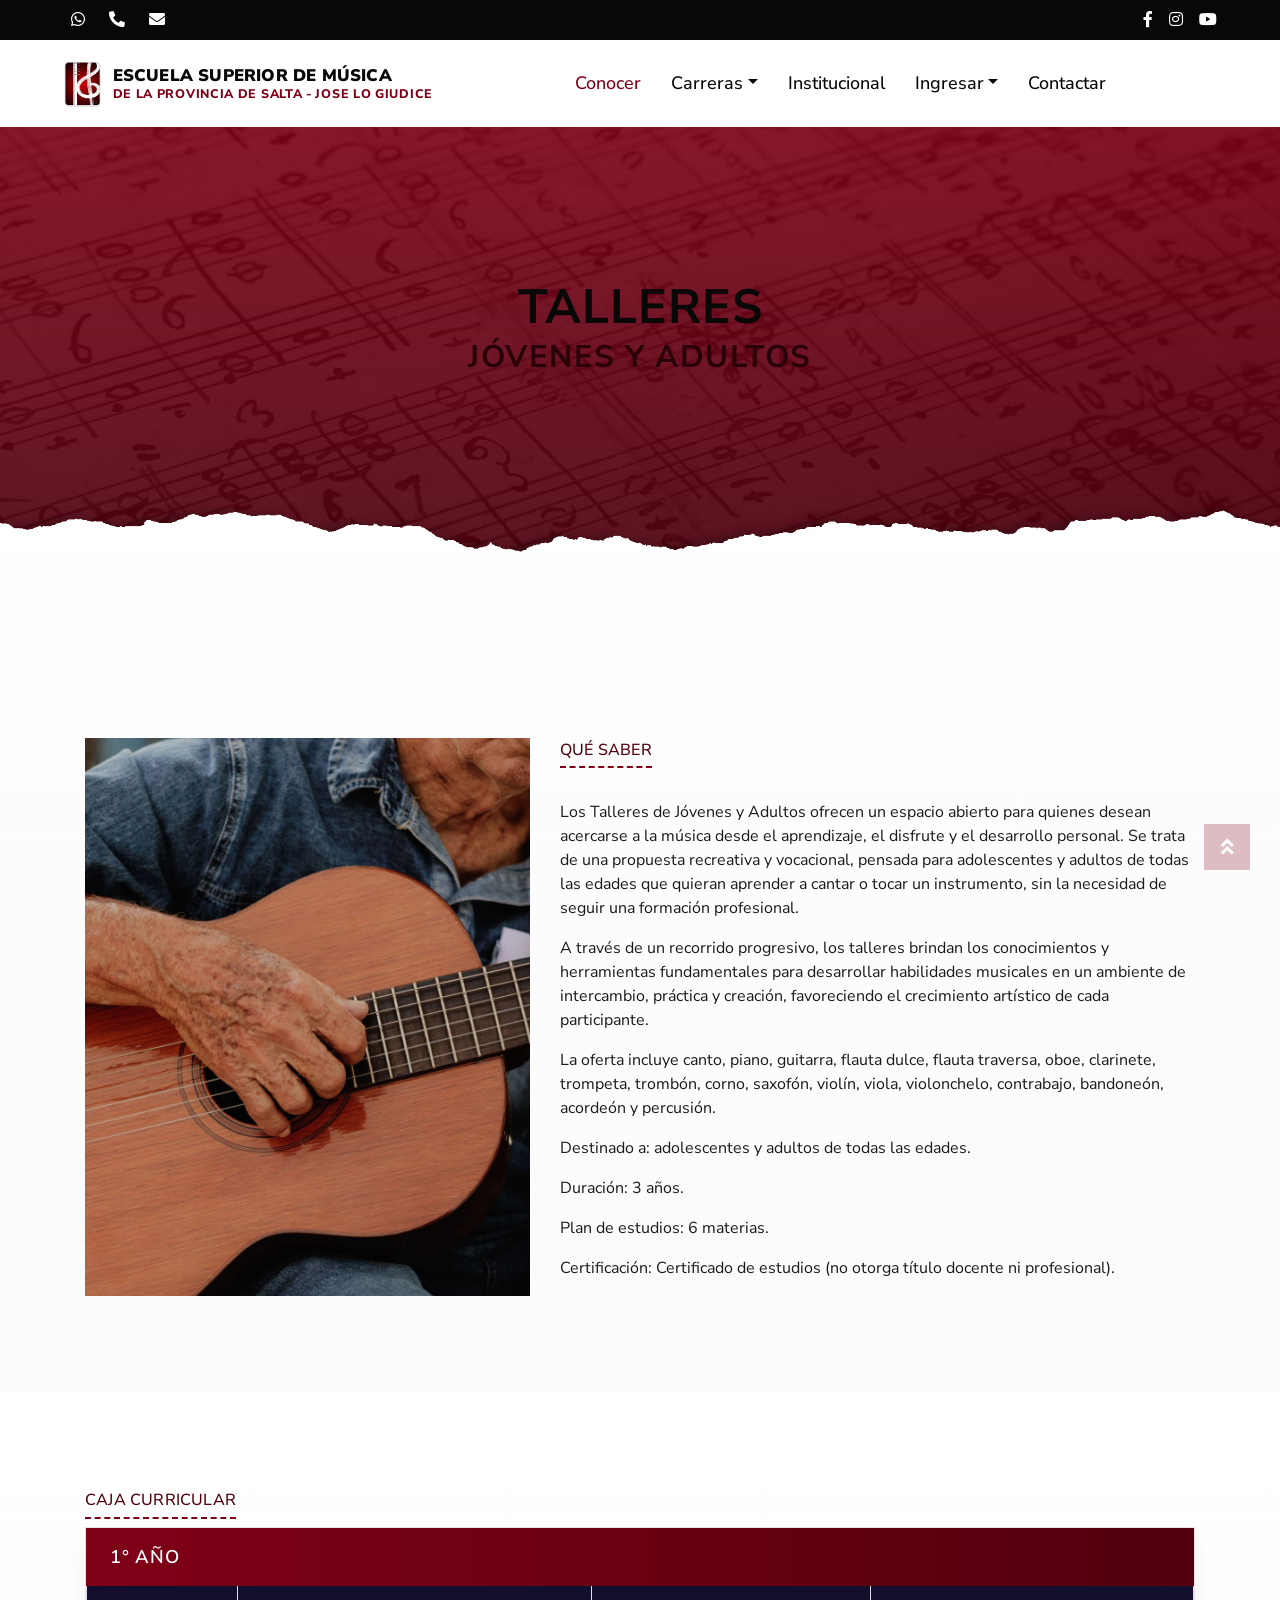
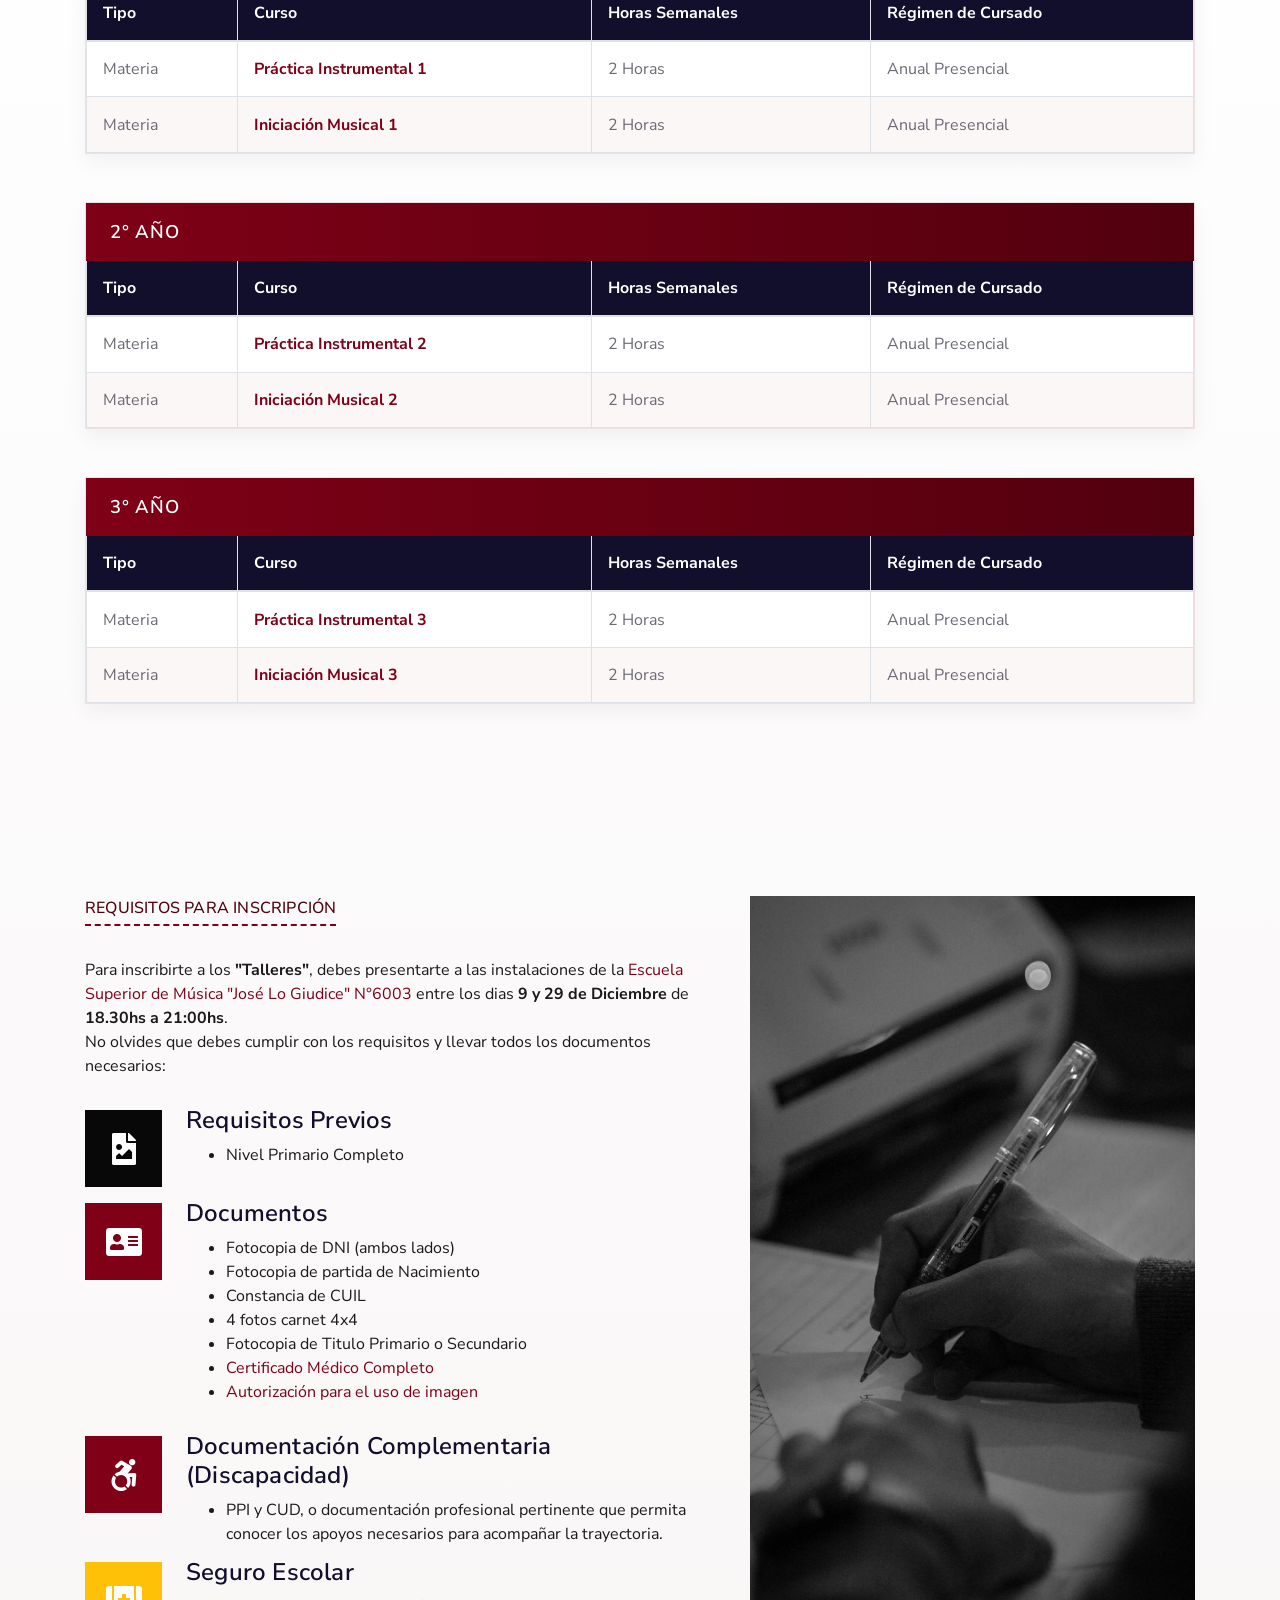
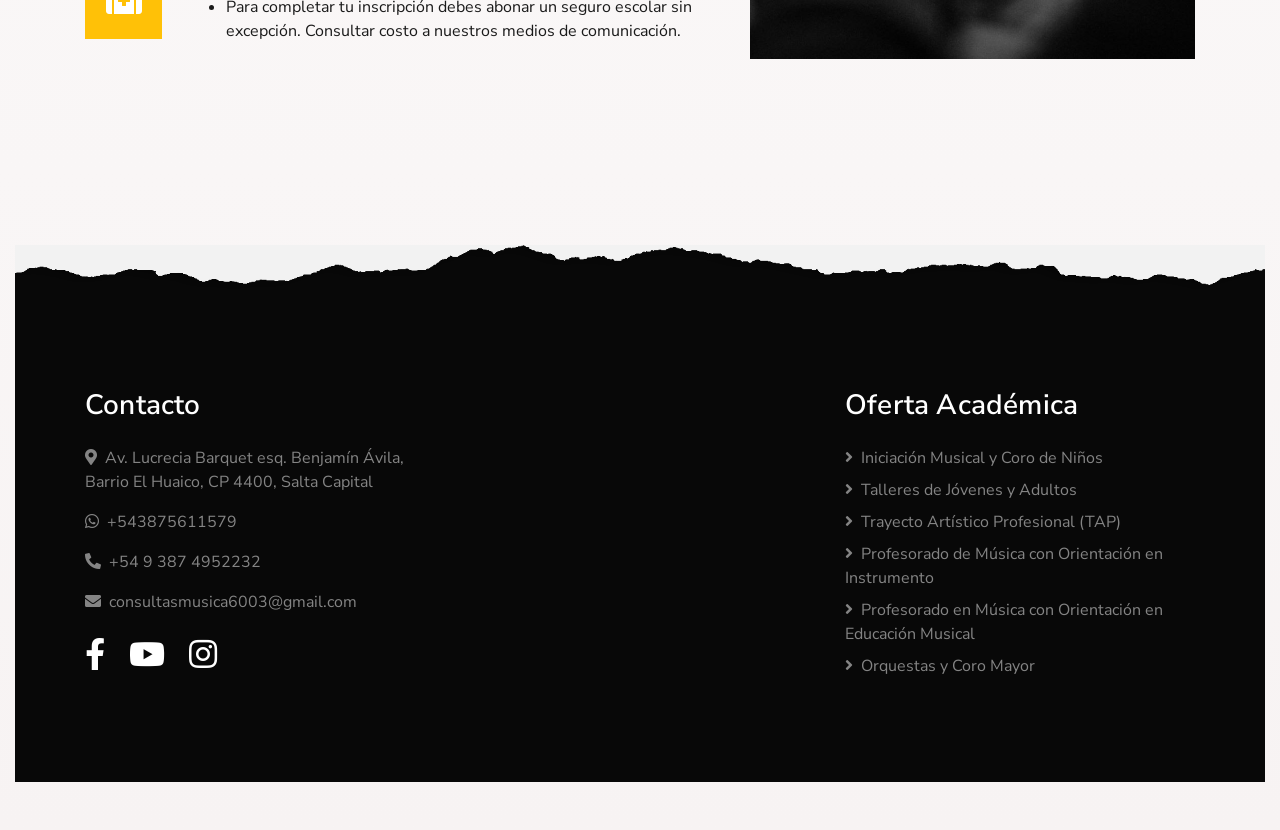
<file: talleres.html>
<!DOCTYPE html>
<html lang="en">

<head>
    <meta charset="utf-8">
    <title>Escuela Superior de Música - Jose Lo Giudice</title>
    <meta content="width=device-width, initial-scale=1.0" name="viewport">
    <meta content="Free HTML Templates" name="keywords">
    <meta content="Free HTML Templates" name="description">

    <!-- Favicon -->
    <link href="img/favicon.ico" rel="icon">

    <!-- Google Web Fonts -->
    <link rel="preconnect" href="https://fonts.gstatic.com">
    <link href="https://fonts.googleapis.com/css2?family=Nunito+Sans:wght@400;600;700;800;900&display=swap" rel="stylesheet"> 

    <!-- Font Awesome -->
    <link href="https://cdnjs.cloudflare.com/ajax/libs/font-awesome/5.10.0/css/all.min.css" rel="stylesheet">

    <!-- Libraries Stylesheet -->
    <link href="lib/owlcarousel/assets/owl.carousel.min.css" rel="stylesheet">

    <!-- Customized Bootstrap Stylesheet -->
    <link href="css/style.css" rel="stylesheet">
</head>

<body>
    <div class="brand-ribbon" aria-label="Nombre institucional">
        <span class="line-1">ESCUELA SUPERIOR DE MUSICA</span>
        <span class="line-2">DE LA PROVINCIA - JOSE LO GIUDICE</span>
    </div>

    <!-- Topbar Start -->
    <div class="container-fluid bg-dark">
        <div class="row py-2 px-lg-5">
            <div class="col-lg-6 text-center text-lg-left mb-2 mb-lg-0">
                <div class="d-inline-flex align-items-center">
                    <a class="text-white px-2" href="https://wa.me/5493875611579">
                        <i class="fab fa-whatsapp mr-2"></i>                     
                    </a>
                    <a class="text-white px-2" href="tel:+543874952232">
                        <i class="fa fa-phone-alt mr-2"></i>                     
                    </a>                    
                    <a class="text-white px-2" href="mailto:consultasmusica6003@gmail.com">
                        <i class="fa fa-envelope mr-2"></i>                     
                    </a>                                        
                </div>
            </div>
            <div class="col-lg-6 text-center text-lg-right">
                <div class="d-inline-flex align-items-center">
                    <a class="text-white px-2" href="https://www.facebook.com/profile.php?id=100092569306493">
                        <i class="fab fa-facebook-f"></i>
                    </a>
                    <a class="text-white px-2" href="https://www.instagram.com/esm.salta/?hl=es">
                        <i class="fab fa-instagram"></i>
                    </a>
                    <a class="text-white pl-2" href="https://www.youtube.com/@escuelademusicajoselogiudi229">
                        <i class="fab fa-youtube"></i>
                    </a>
                </div>
            </div>
        </div>
    </div>
    <!-- Topbar End -->

    <!-- Navbar Start -->
    <div class="container-fluid p-0">
        <nav class="navbar navbar-expand-lg bg-white navbar-light py-3 py-lg-0 px-lg-5">
            <a href="index.html" class="navbar-brand ml-lg-3">
                <h1 class="m-0 d-flex align-items-center">
                    <img src="img/icono.png" alt="Logo Escuela Superior de Música">
                    <span class="brand-title">
                        <span class="line-1">Escuela Superior de Música</span>
                        <span class="line-2">De la Provincia de Salta - Jose Lo Giudice</span>
                    </span>
                </h1>
            </a>
            <button type="button" class="navbar-toggler" data-toggle="collapse" data-target="#navbarCollapse">
                <span class="navbar-toggler-icon"></span>
            </button>
            <div class="collapse navbar-collapse justify-content-between px-lg-3" id="navbarCollapse">
                <div class="navbar-nav mx-auto py-0">
                    <a href="index.html" class="nav-item nav-link active">Conocer</a>
                    <div class="nav-item dropdown">
                        <a href="#" class="nav-link dropdown-toggle" data-toggle="dropdown">Carreras</a>
                        <div class="dropdown-menu m-0">
                            <a href="im.html" class="dropdown-item">Iniciación Musical y Coro de Niños</a>
                            <a href="talleres.html" class="dropdown-item">Talleres de Jóvenes y Adultos</a>
                            <a href="tap.html" class="dropdown-item">Trayecto Artístico Profesional (TAP)</a>
                            <a href="prof_inst.html" class="dropdown-item">Profesorado de Música con Orientación en Instrumento</a>
                            <a href="prof_ed.html" class="dropdown-item">Profesorado en Música con Orientación en Educación Musical</a>
                            <a href="coro_y_orq.html" class="dropdown-item">Orquestas y Coro Mayor</a>
                        </div>
                    </div>
                    <a href="course.html" class="nav-item nav-link">Institucional</a>
                    <div class="nav-item dropdown">
                        <a href="#" class="nav-link dropdown-toggle" data-toggle="dropdown">Ingresar</a>
                        <div class="dropdown-menu m-0">
                            <a href="estudiante.html" class="dropdown-item">Estudiantes</a>
                            <a href="docente.html" class="dropdown-item">Docentes</a>
                            <a href="admin.html" class="dropdown-item">Administración</a>
                        </div>
                    </div>
                    <a href="contact.html" class="nav-item nav-link">Contactar</a>
                </div>
            </div>
        </nav>
    </div>
    <!-- Navbar End -->


    <!-- Header Start -->
    <div class="jumbotron jumbotron-fluid page-cursos position-relative overlay-bottom" style="margin-bottom: 90px;">
                <div class="container text-center py-5">
            <div class="hero-brand mt-4 mb-5">
                <h1 class="line-1">Talleres</h1>
                <h2 class="line-2">Jóvenes y Adultos</h2>
            </div>
        </div>
    </div>
    <!-- Header End -->


    <!-- About Start -->
    <div class="container-fluid py-5">
        <div class="container py-5">
            <div class="row">
                <div class="col-lg-5 mb-5 mb-lg-0" style="min-height: 500px;">
                    <div class="position-relative h-100">
                        <img class="position-absolute w-100 h-100" src="img/talleres.jpg" style="object-fit: cover;">
                    </div>
                </div>
                <div class="col-lg-7">
                    <div class="section-title position-relative mb-4">
                        <h6 class="d-inline-block position-relative text-secondary text-uppercase pb-2">Qué Saber</h6>
                    </div>
                    <p>Los Talleres de Jóvenes y Adultos ofrecen un espacio abierto para quienes desean acercarse a la música desde el aprendizaje, el disfrute y el desarrollo personal. Se trata de una propuesta recreativa y vocacional, pensada para adolescentes y adultos de todas las edades que quieran aprender a cantar o tocar un instrumento, sin la necesidad de seguir una formación profesional.</p>
                        <p>A través de un recorrido progresivo, los talleres brindan los conocimientos y herramientas fundamentales para desarrollar habilidades musicales en un ambiente de intercambio, práctica y creación, favoreciendo el crecimiento artístico de cada participante.</p>
                        <p>La oferta incluye canto, piano, guitarra, flauta dulce, flauta traversa, oboe, clarinete, trompeta, trombón, corno, saxofón, violín, viola, violonchelo, contrabajo, bandoneón, acordeón y percusión.</p>
                        <p> </p>
                        <p>Destinado a: adolescentes y adultos de todas las edades.</p>
                        <p>Duración: 3 años.</p>
                        <p>Plan de estudios: 6 materias.</p>
                        <p>Certificación: Certificado de estudios (no otorga título docente ni profesional).</p>
<!---                    
                        <div class="row pt-3 mx-0">
                        <div class="col-3 px-0">
                            <div class="bg-success text-center p-4">
                                <h1 class="text-white" data-toggle="counter-up">123</h1>
                                <h6 class="text-uppercase text-white">Available<span class="d-block">Subjects</span></h6>
                            </div>
                        </div>
                        <div class="col-3 px-0">
                            <div class="bg-primary text-center p-4">
                                <h1 class="text-white" data-toggle="counter-up">1234</h1>
                                <h6 class="text-uppercase text-white">Online<span class="d-block">Courses</span></h6>
                            </div>
                        </div>
                        <div class="col-3 px-0">
                            <div class="bg-secondary text-center p-4">
                                <h1 class="text-white" data-toggle="counter-up">123</h1>
                                <h6 class="text-uppercase text-white">Skilled<span class="d-block">Instructors</span></h6>
                            </div>
                        </div>
                        <div class="col-3 px-0">
                            <div class="bg-warning text-center p-4">
                                <h1 class="text-white" data-toggle="counter-up">1234</h1>
                                <h6 class="text-uppercase text-white">Happy<span class="d-block">Students</span></h6>
                            </div>
                        </div>
-->
                    </div>
                </div>
            </div>
        </div>
    </div>
    <!-- About End -->

    <!-- Plan de Estudios Start -->
    <div class="container-fluid py-5 curriculum-section">
        <div class="container py-5">
            <div class="section-title position-relative mb-4">
                <h6 class="d-inline-block position-relative text-secondary text-uppercase pb-2">Caja Curricular</h6>

            <div class="curriculum-year mb-5">
                <h3 class="curriculum-year-title">1° Año</h3>
                <div class="table-responsive">
                    <table class="table table-bordered curriculum-table">
                        <thead>
                            <tr>
                                <th scope="col">Tipo</th>
                                <th scope="col">Curso</th>
                                <th scope="col">Horas Semanales</th>
                                <th scope="col">Régimen de Cursado</th>
                            </tr>
                        </thead>
                        <tbody>
                            <tr><td>Materia</td><td><a class="curriculum-link" href="#">Práctica Instrumental 1</a></td><td>2 Horas</td><td>Anual Presencial</td></tr>
                            <tr><td>Materia</td><td><a class="curriculum-link" href="#">Iniciación Musical 1</a></td><td>2 Horas</td><td>Anual Presencial</td></tr>
                        </tbody>
                    </table>
                </div>
            </div>

            <div class="curriculum-year mb-5">
                <h3 class="curriculum-year-title">2° Año</h3>
                <div class="table-responsive">
                    <table class="table table-bordered curriculum-table">
                        <thead>
                            <tr>
                                <th scope="col">Tipo</th>
                                <th scope="col">Curso</th>
                                <th scope="col">Horas Semanales</th>
                                <th scope="col">Régimen de Cursado</th>
                            </tr>
                        </thead>
                        <tbody>
                            <tr><td>Materia</td><td><a class="curriculum-link" href="#">Práctica Instrumental 2</a></td><td>2 Horas</td><td>Anual Presencial</td></tr>
                            <tr><td>Materia</td><td><a class="curriculum-link" href="#">Iniciación Musical 2</a></td><td>2 Horas</td><td>Anual Presencial</td></tr>
                        </tbody>
                    </table>
                </div>
            </div>

            <div class="curriculum-year mb-5">
                <h3 class="curriculum-year-title">3° Año</h3>
                <div class="table-responsive">
                    <table class="table table-bordered curriculum-table">
                        <thead>
                            <tr>
                                <th scope="col">Tipo</th>
                                <th scope="col">Curso</th>
                                <th scope="col">Horas Semanales</th>
                                <th scope="col">Régimen de Cursado</th>
                            </tr>
                        </thead>
                        <tbody>
                            <tr><td>Materia</td><td><a class="curriculum-link" href="#">Práctica Instrumental 3</a></td><td>2 Horas</td><td>Anual Presencial</td></tr>
                            <tr><td>Materia</td><td><a class="curriculum-link" href="#">Iniciación Musical 3</a></td><td>2 Horas</td><td>Anual Presencial</td></tr>
                        </tbody>
                    </table>
                </div>
            </div>
        </div>
    </div>
    <!-- Plan de Estudios End -->

<!-- estudiante Start -->
    <div class="container-fluid py-5">
        <div class="container py-5">
            <div class="row">
                <div class="col-lg-7 mb-5 mb-lg-0">
                    <div class="section-title position-relative mb-4">
                        <h6 class="d-inline-block position-relative text-secondary text-uppercase pb-2">Requisitos para inscripción</h6>
                    </div>
                    <p class="mb-0 pb-0">Para inscribirte a los <b>"Talleres"</b>, debes presentarte a las instalaciones de la <a href="https://maps.app.goo.gl/nwKZx1V56frhYh8r5" target="_blank" rel="noopener noreferrer">Escuela Superior de Música "José Lo Giudice" N°6003</a> entre los dias <b>9 y 29 de Diciembre</b> de <b>18.30hs a 21:00hs</b>.</p>
                    <p class="mb-4 pb-2">No olvides que debes cumplir con los requisitos y llevar todos los documentos necesarios:</p>
                    <div class="d-flex mb-3">
                        <div class="btn-icon bg-secondary mr-4">
                            <i class="fa fa-2x fa-file-image text-white"></i>
                        </div>
                        <div class="mt-n1">
                            <h4>Requisitos Previos</h4>
                            <ul>
                                <li>Nivel Primario Completo</li>
                            </ul>
                        </div>
                    </div>
                    <div class="d-flex mb-3">
                        <div class="btn-icon bg-primary mr-4">
                            <i class="fa fa-2x fa-address-card text-white"></i>
                        </div>
                        <div class="mt-n1">
                            <h4>Documentos</h4>
                           <ul>
                                <li>Fotocopia de DNI (ambos lados)</li>
                                <li>Fotocopia de partida de Nacimiento </li>
                                <li>Constancia de CUIL</li>
                                <li>4 fotos carnet 4x4</li>
                                <li>Fotocopia de Titulo Primario o Secundario</li>
                                <li><a href="https://drive.google.com/file/d/1UhHPqoLJaIi-N1V14xFmYwirubp7_MZz/view?usp=sharing" target="_blank" rel="noopener noreferrer">Certificado Médico Completo</a></li>
                                <li><a href="https://drive.google.com/file/d/1RYVCAeEjiu0i41CkogCD7qeMj1byzSK8/view?usp=sharing" target="_blank" rel="noopener noreferrer">Autorización para el uso de imagen</a></li>
                            </ul>                            
                        </div>
                    </div>
                    <div class="d-flex">
                        <div class="btn-icon bg-primary mr-4">
                            <i class="fab fa-2x fa-accessible-icon text-white"></i>
                        </div>
                        <div class="mt-n1">
                            <h4>Documentación Complementaria (Discapacidad)</h4>
                            <ul>
                                <li>PPI y CUD, o documentación profesional pertinente que permita conocer los apoyos necesarios para acompañar la trayectoria.</li>
                            </ul>
                        </div>
                    </div>                    
                    <div class="d-flex">
                        <div class="btn-icon bg-warning mr-4">
                            <i class="fa fa-2x fa-first-aid text-white"></i>
                        </div>
                        <div class="mt-n1">
                            <h4>Seguro Escolar</h4>
                            <ul>
                                <li>Para completar tu inscripción debes abonar un seguro escolar sin excepción. Consultar costo a nuestros medios de comunicación.</li>
                            </ul>
                        </div>
                    </div>
                </div>
                <div class="col-lg-5" style="min-height: 500px;">
                    <div class="position-relative h-100">
                        <img class="position-absolute w-100 h-100" src="img/inscripcion.jpg" style="object-fit: cover;">
                    </div>
                </div>
            </div>
        </div>
    </div>
    <!-- estudiante Start -->

    <!-- Footer Start -->
    <div class="container-fluid position-relative overlay-top bg-dark text-white-50 py-5" style="margin-top: 90px;">
        <div class="container mt-5 pt-5">
            <div class="row">
                <div class="col-lg-4 col-md-6 mb-5">
                    <h3 class="text-white mb-4">Contacto</h3>
                    <p><i class="fa fa-map-marker-alt mr-2"></i>Av. Lucrecia Barquet esq. Benjamín Ávila, Barrio El Huaico, CP 4400, Salta Capital</p>
                    <p><i class="fab fa-whatsapp mr-2"></i><a class="text-white-50" href="https://wa.me/5493875611579">+543875611579</a></p>
                    <p><i class="fa fa-phone-alt mr-2"></i><a class="text-white-50" href="tel:+5493874952232">+54 9 387 4952232</a></p>
                    <p><i class="fa fa-envelope mr-2"></i><a class="text-white-50" href="mailto:consultasmusica6003@gmail.com">consultasmusica6003@gmail.com</a></p>
                    <div class="d-flex justify-content-start mt-4">
                        <a class="text-white mr-4" href="https://www.facebook.com/profile.php?id=100092569306493"><i class="fab fa-2x fa-facebook-f"></i></a>
                        <a class="text-white mr-4" href="https://www.instagram.com/esm.salta/?hl=es"><i class="fab fa-2x fa-youtube"></i></a>
                        <a class="text-white" href="https://www.youtube.com/@escuelademusicajoselogiudi229"><i class="fab fa-2x fa-instagram"></i></a>
                    </div>
                </div>
                <div class="col-lg-4 col-md-6 mb-5">
                    <div class="d-flex flex-column justify-content-start">
                        <iframe src="https://www.google.com/maps?q=-24.7216051,-65.420661&z=16&output=embed" title="Ubicación de la Escuela Superior de Música" class="w-100" height="250" style="border:0;" allowfullscreen="" loading="lazy" referrerpolicy="strict-origin-when-cross-origin"></iframe>
                    </div>
                </div>
                <div class="col-lg-4 col-md-6 mb-5">
                    <h3 class="text-white mb-4">Oferta Académica</h3>
                    <div class="d-flex flex-column justify-content-start">
                        <a class="text-white-50 mb-2" href="im.html"><i class="fa fa-angle-right mr-2"></i>Iniciación Musical y Coro de Niños</a>
                        <a class="text-white-50 mb-2" href="talleres.html"><i class="fa fa-angle-right mr-2"></i>Talleres de Jóvenes y Adultos</a>
                        <a class="text-white-50 mb-2" href="tap.html"><i class="fa fa-angle-right mr-2"></i>Trayecto Artístico Profesional (TAP)</a>
                        <a class="text-white-50 mb-2" href="prof_inst.html"><i class="fa fa-angle-right mr-2"></i>Profesorado de Música con Orientación en Instrumento</a>
                        <a class="text-white-50 mb-2" href="prof_ed.html"><i class="fa fa-angle-right mr-2"></i>Profesorado en Música con Orientación en Educación Musical</a>
                        <a class="text-white-50 mb-2" href="coro_y_orq.html"><i class="fa fa-angle-right mr-2"></i>Orquestas y Coro Mayor</a>
                    </div>
                </div>
            </div>
        </div>
    </div>
    <!-- Footer End -->

    <!-- Back to Top -->
    <a href="#" class="btn btn-lg btn-primary rounded-0 btn-lg-square back-to-top"><i class="fa fa-angle-double-up"></i></a>


    <!-- JavaScript Libraries -->
    <script src="https://code.jquery.com/jquery-3.4.1.min.js"></script>
    <script src="https://stackpath.bootstrapcdn.com/bootstrap/4.4.1/js/bootstrap.bundle.min.js"></script>
    <script src="lib/easing/easing.min.js"></script>
    <script src="lib/waypoints/waypoints.min.js"></script>
    <script src="lib/counterup/counterup.min.js"></script>
    <script src="lib/owlcarousel/owl.carousel.min.js"></script>

    <!-- Template Javascript -->
    <script src="js/main.js"></script>
</body>

</html>
</file>
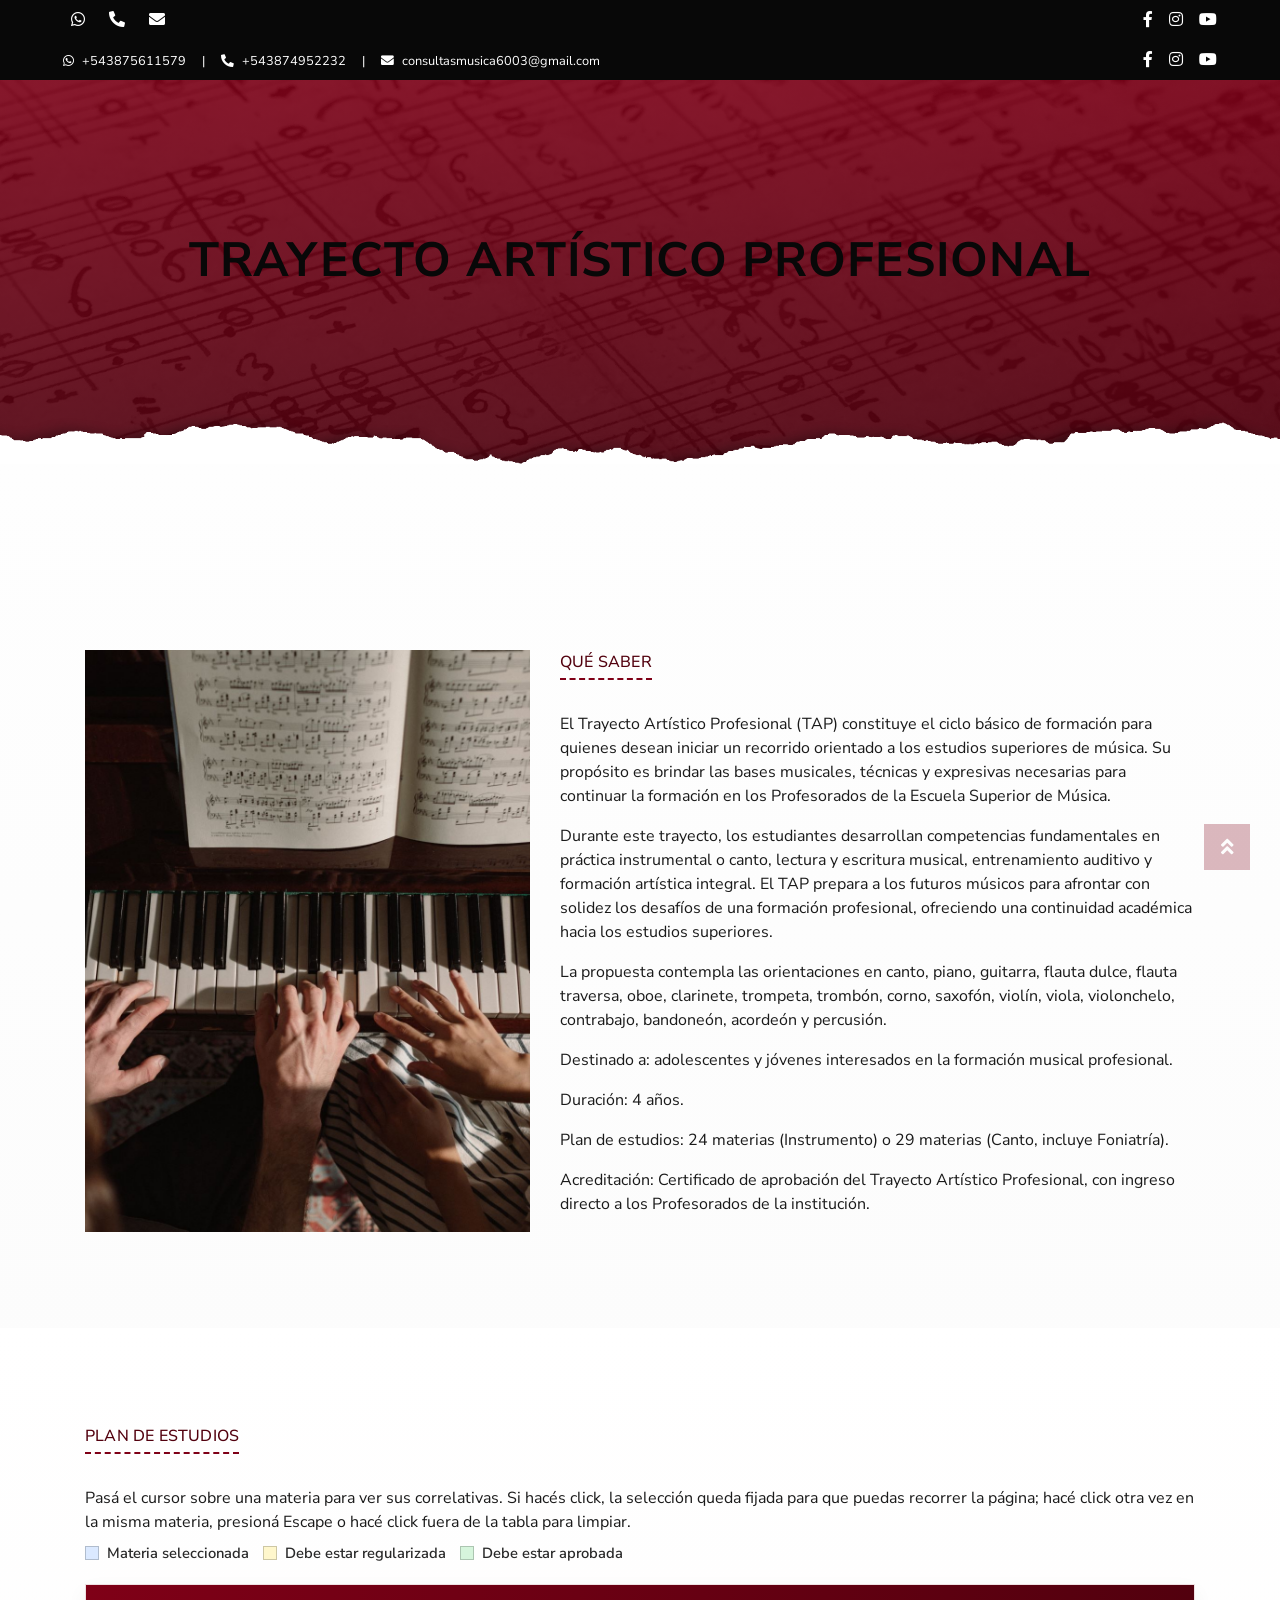
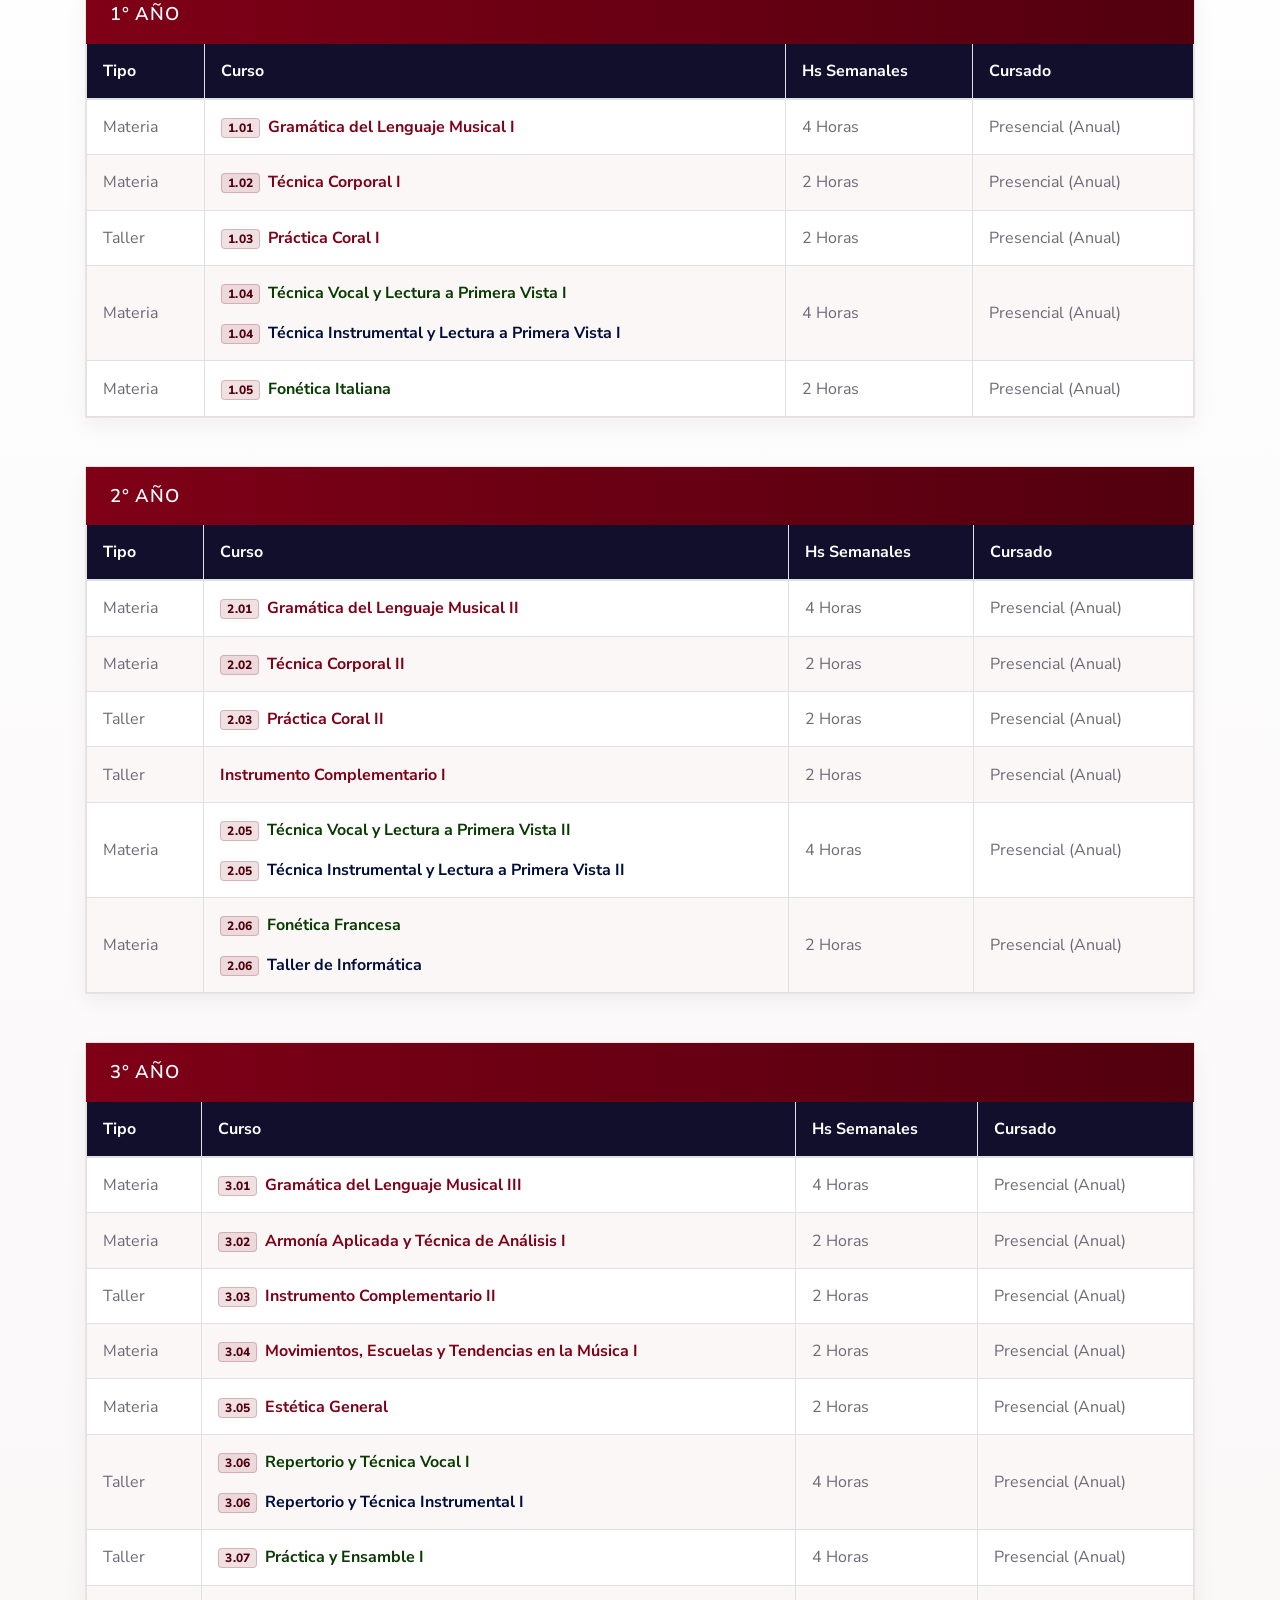
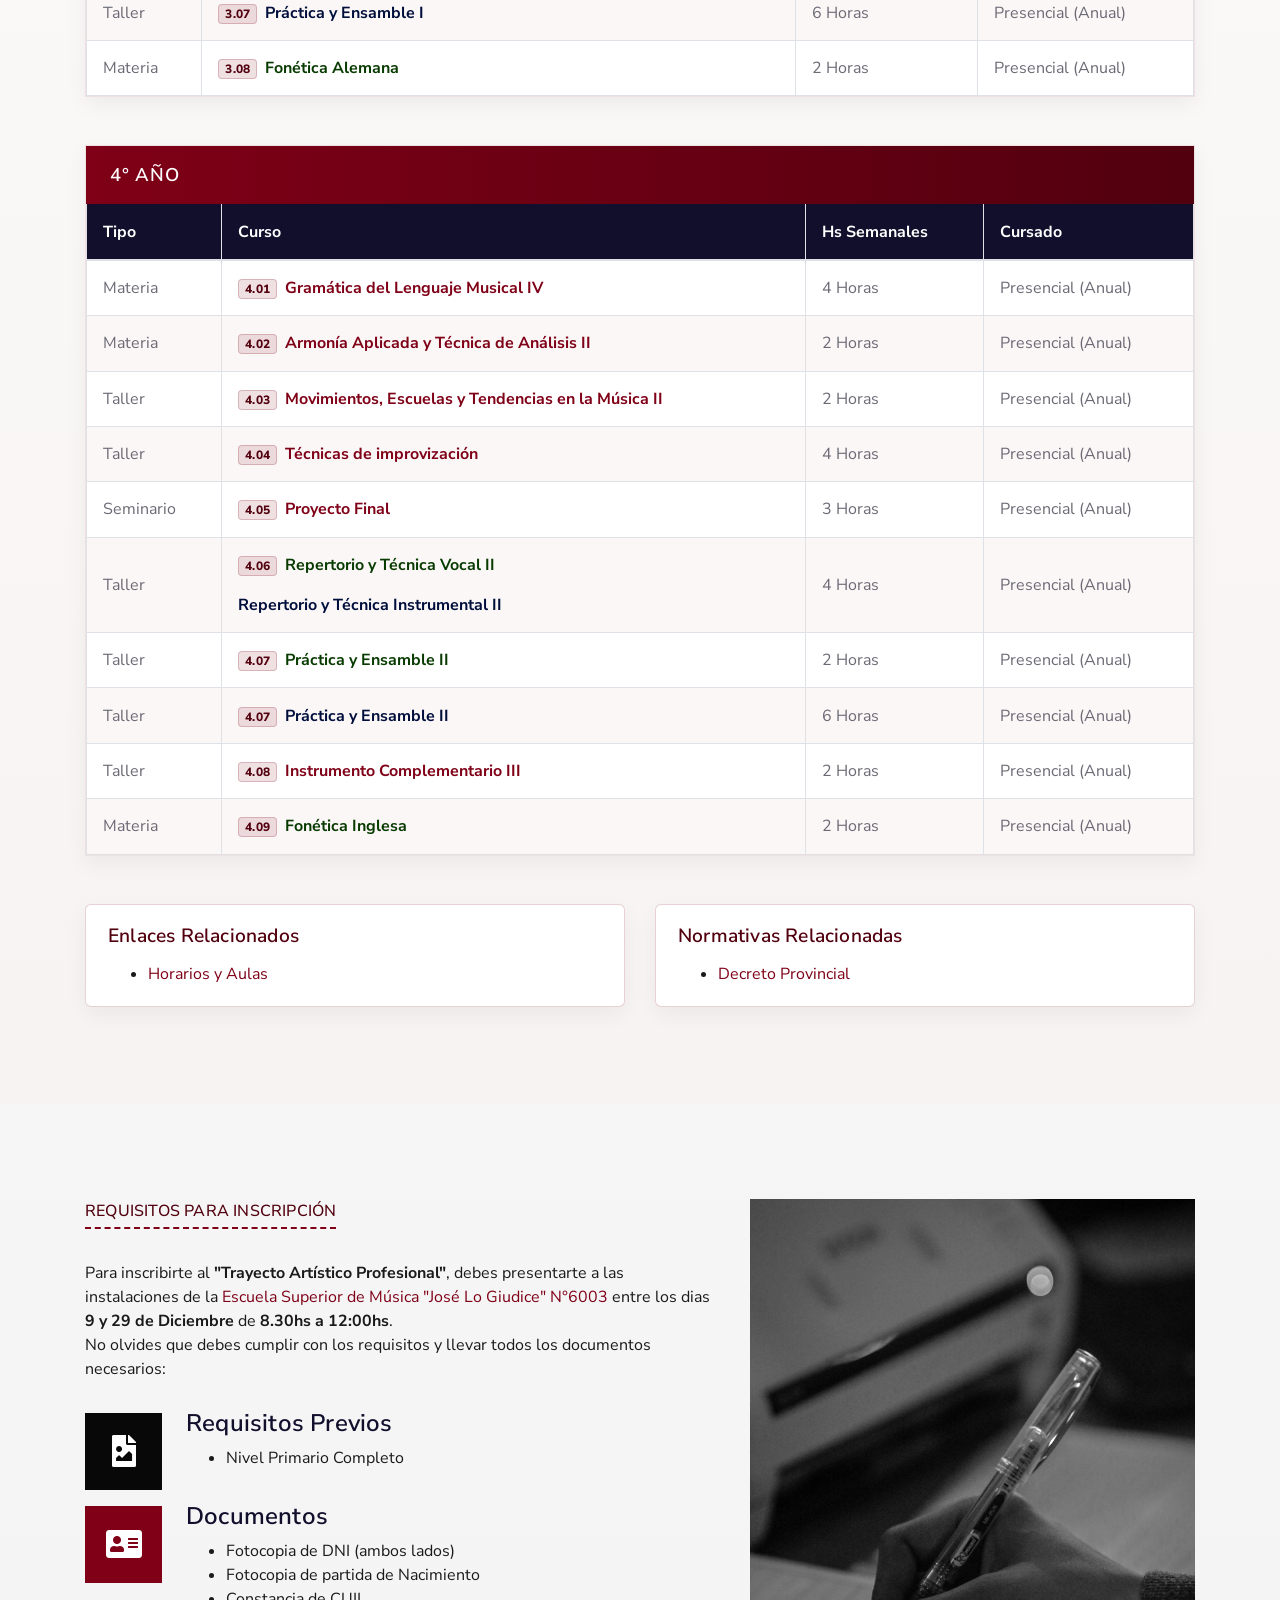
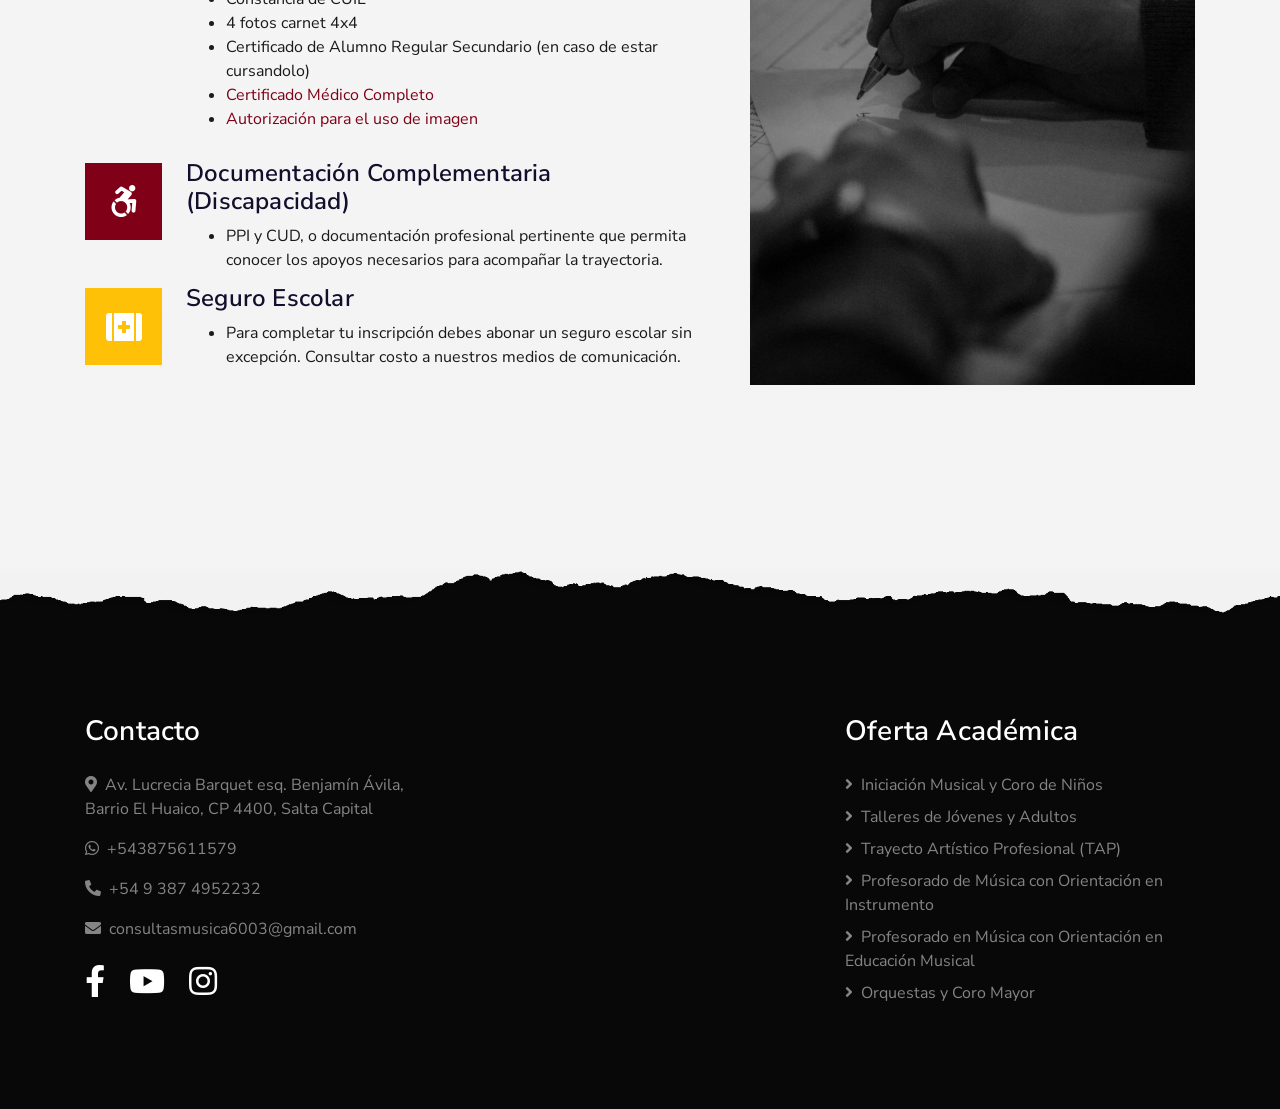
<file: tap.html>
<!DOCTYPE html>
<html lang="en">

<head>
    <meta charset="utf-8">
    <title>Escuela Superior de Música - Jose Lo Giudice</title>
    <meta content="width=device-width, initial-scale=1.0" name="viewport">
    <meta content="Free HTML Templates" name="keywords">
    <meta content="Free HTML Templates" name="description">

    <!-- Favicon -->
    <link href="img/favicon.ico" rel="icon">

    <!-- Google Web Fonts -->
    <link rel="preconnect" href="https://fonts.gstatic.com">
    <link href="https://fonts.googleapis.com/css2?family=Nunito+Sans:wght@400;600;700;800;900&display=swap" rel="stylesheet"> 

    <!-- Font Awesome -->
    <link href="https://cdnjs.cloudflare.com/ajax/libs/font-awesome/5.10.0/css/all.min.css" rel="stylesheet">

    <!-- Libraries Stylesheet -->
    <link href="lib/owlcarousel/assets/owl.carousel.min.css" rel="stylesheet">

    <!-- Customized Bootstrap Stylesheet -->
    <link href="css/style.css" rel="stylesheet">
</head>

<body>
    <div class="brand-ribbon" aria-label="Nombre institucional">
        <span class="line-1">ESCUELA SUPERIOR DE MUSICA</span>
        <span class="line-2">DE LA PROVINCIA - JOSE LO GIUDICE</span>
    </div>

    <!-- Topbar Start -->
    <div class="container-fluid bg-dark">
        <div class="row py-2 px-lg-5">
            <div class="col-lg-6 text-center text-lg-left mb-2 mb-lg-0">
                <div class="d-inline-flex align-items-center">
                    <a class="text-white px-2" href="https://wa.me/5493875611579">
                        <i class="fab fa-whatsapp mr-2"></i>                     
                    </a>
                    <a class="text-white px-2" href="tel:+543874952232">
                        <i class="fa fa-phone-alt mr-2"></i>                     
                    </a>                    
                    <a class="text-white px-2" href="mailto:consultasmusica6003@gmail.com">
                        <i class="fa fa-envelope mr-2"></i>                     
                    </a>                                        
                </div>
            </div>
            <div class="col-lg-6 text-center text-lg-right">
                <div class="d-inline-flex align-items-center">
                    <a class="text-white px-2" href="https://www.facebook.com/profile.php?id=100092569306493">
                        <i class="fab fa-facebook-f"></i>
                    </a>
                    <a class="text-white px-2" href="https://www.instagram.com/esm.salta/?hl=es">
                        <i class="fab fa-instagram"></i>
                    </a>
                    <a class="text-white pl-2" href="https://www.youtube.com/@escuelademusicajoselogiudi229">
                        <i class="fab fa-youtube"></i>
                    </a>
                </div>
            </div>
        </div>
    </div>
    <!-- Topbar End -->


    <!-- Topbar Start -->
    <div class="container-fluid bg-dark">
        <div class="row py-2 px-lg-5">
            <div class="col-lg-6 text-center text-lg-left mb-2 mb-lg-0">
                <div class="d-inline-flex align-items-center text-white">
                    <small><i class="fab fa-whatsapp mr-2"></i>+543875611579</small>
                    <small class="px-3">|</small>
                    <small><i class="fa fa-phone-alt mr-2"></i>+543874952232</small>
                    <small class="px-3">|</small>
                    <small><i class="fa fa-envelope mr-2"></i>consultasmusica6003@gmail.com</small>
                </div>
            </div>
            <div class="col-lg-6 text-center text-lg-right">
                <div class="d-inline-flex align-items-center">
                    <a class="text-white px-2" href="https://www.facebook.com/profile.php?id=100092569306493">
                        <i class="fab fa-facebook-f"></i>
                    </a>
                    <a class="text-white px-2" href="https://www.instagram.com/esm.salta/?hl=es">
                        <i class="fab fa-instagram"></i>
                    </a>
                    <a class="text-white pl-2" href="https://www.youtube.com/@escuelademusicajoselogiudi229">
                        <i class="fab fa-youtube"></i>
                    </a>
                </div>
            </div>
        </div>
    </div>
    <!-- Topbar End -->

    <!-- Header Start -->
    <div class="jumbotron jumbotron-fluid page-cursos position-relative overlay-bottom" style="margin-bottom: 90px;">
                <div class="container text-center py-5">
            <div class="hero-brand mt-4 mb-5">
                <h1 class="line-1">Trayecto Artístico Profesional</h1>
            </div>
        </div>
    </div>
    <!-- Header End -->


    <!-- About Start -->
    <div class="container-fluid py-5">
        <div class="container py-5">
            <div class="row">
                <div class="col-lg-5 mb-5 mb-lg-0" style="min-height: 500px;">
                    <div class="position-relative h-100">
                        <img class="position-absolute w-100 h-100" src="img/tap.jpg" style="object-fit: cover;">
                    </div>
                </div>
                <div class="col-lg-7">
                    <div class="section-title position-relative mb-4">
                        <h6 class="d-inline-block position-relative text-secondary text-uppercase pb-2">Qué Saber</h6>
                    </div>
                    <p>El Trayecto Artístico Profesional (TAP) constituye el ciclo básico de formación para quienes desean iniciar un recorrido orientado a los estudios superiores de música. Su propósito es brindar las bases musicales, técnicas y expresivas necesarias para continuar la formación en los Profesorados de la Escuela Superior de Música.</p>
                    <p>Durante este trayecto, los estudiantes desarrollan competencias fundamentales en práctica instrumental o canto, lectura y escritura musical, entrenamiento auditivo y formación artística integral. El TAP prepara a los futuros músicos para afrontar con solidez los desafíos de una formación profesional, ofreciendo una continuidad académica hacia los estudios superiores.</p>
                    <p>La propuesta contempla las orientaciones en canto, piano, guitarra, flauta dulce, flauta traversa, oboe, clarinete, trompeta, trombón, corno, saxofón, violín, viola, violonchelo, contrabajo, bandoneón, acordeón y percusión.</p>
                    <p> </p>
                    <p>Destinado a: adolescentes y jóvenes interesados en la formación musical profesional.</p>
                    <p>Duración: 4 años.</p>
                    <p>Plan de estudios: 24 materias (Instrumento) o 29 materias (Canto, incluye Foniatría).</p>
                    <p>Acreditación: Certificado de aprobación del Trayecto Artístico Profesional, con ingreso directo a los Profesorados de la institución.</p>
<!--                   
                    <div class="row pt-3 mx-0">
                        <div class="col-3 px-0">
                            <div class="bg-success text-center p-4">
                                <h1 class="text-white" data-toggle="counter-up">123</h1>
                                <h6 class="text-uppercase text-white">Available<span class="d-block">Subjects</span></h6>
                            </div>
                        </div>
                        <div class="col-3 px-0">
                            <div class="bg-primary text-center p-4">
                                <h1 class="text-white" data-toggle="counter-up">1234</h1>
                                <h6 class="text-uppercase text-white">Online<span class="d-block">Courses</span></h6>
                            </div>
                        </div>
                        <div class="col-3 px-0">
                            <div class="bg-secondary text-center p-4">
                                <h1 class="text-white" data-toggle="counter-up">123</h1>
                                <h6 class="text-uppercase text-white">Skilled<span class="d-block">Instructors</span></h6>
                            </div>
                        </div>
                        <div class="col-3 px-0">
                            <div class="bg-warning text-center p-4">
                                <h1 class="text-white" data-toggle="counter-up">1234</h1>
                                <h6 class="text-uppercase text-white">Happy<span class="d-block">Students</span></h6>
                            </div>
                        </div>
-->
                    </div>
                </div>
            </div>
        </div>
    </div>
    <!-- About End -->

    <!-- Plan de Estudios Start -->
    <div class="container-fluid py-5 curriculum-section">
        <div class="container py-5">
            <div class="section-title position-relative mb-4">
                <h6 class="d-inline-block position-relative text-secondary text-uppercase pb-2">Plan de Estudios</h6>
            </div>
            <p class="mb-3">Pasá el cursor sobre una materia para ver sus correlativas. Si hacés click, la selección queda fijada para que puedas recorrer la página; hacé click otra vez en la misma materia, presioná Escape o hacé click fuera de la tabla para limpiar.</p>
            <div class="curriculum-legend" aria-label="Referencia de colores para correlativas">
                <span class="curriculum-legend-item"><span class="curriculum-legend-swatch active" aria-hidden="true"></span>Materia seleccionada</span>
                <span class="curriculum-legend-item"><span class="curriculum-legend-swatch regular" aria-hidden="true"></span>Debe estar regularizada</span>
                <span class="curriculum-legend-item"><span class="curriculum-legend-swatch approved" aria-hidden="true"></span>Debe estar aprobada</span>
            </div>

            <div class="curriculum-year mb-5">
                <h3 class="curriculum-year-title">1° Año</h3>
                <div class="table-responsive">
                    <table class="table table-bordered curriculum-table">
                        <thead>
                            <tr>
                                <th scope="col">Tipo</th>
                                <th scope="col">Curso</th>
                                <th scope="col">Hs Semanales</th>
                                <th scope="col">Cursado</th>
                            </tr>
                        </thead>
                        <tbody>
                            <tr><td>Materia</td><td><a class="curriculum-link" href="#">Gramática del Lenguaje Musical I</a></td><td>4 Horas</td><td>Presencial (Anual)</td></tr>
                            <tr><td>Materia</td><td><a class="curriculum-link" href="#">Técnica Corporal I</a></td><td>2 Horas</td><td>Presencial (Anual)</td></tr>
                            <tr><td>Taller</td><td><a class="curriculum-link" href="#">Práctica Coral I</a></td><td>2 Horas</td><td>Presencial (Anual)</td></tr>                            
                            <tr><td>Materia</td><td><a class="curriculum-link-1" href="#">Técnica Vocal y Lectura a Primera Vista I</a></p><a class="curriculum-link-2" href="#">Técnica Instrumental y Lectura a Primera Vista I</a></td><td>4 Horas</td><td>Presencial (Anual)</td></tr>
                            <tr><td>Materia</td><td><a class="curriculum-link-1" href="#">Fonética Italiana</a></td><td>2 Horas</td><td>Presencial (Anual)</td></tr>
                        </tbody>
                    </table>
                </div>
            </div>

            <div class="curriculum-year mb-5">
                <h3 class="curriculum-year-title">2° Año</h3>
                <div class="table-responsive">
                    <table class="table table-bordered curriculum-table">
                        <thead>
                            <tr>
                                <th scope="col">Tipo</th>
                                <th scope="col">Curso</th>
                                <th scope="col">Hs Semanales</th>
                                <th scope="col">Cursado</th>
                            </tr>
                        </thead>
                        <tbody>
                            <tr><td>Materia</td><td><a class="curriculum-link" href="#">Gramática del Lenguaje Musical II</a></td><td>4 Horas</td><td>Presencial (Anual)</td></tr>
                            <tr><td>Materia</td><td><a class="curriculum-link" href="#">Técnica Corporal II</a></td><td>2 Horas</td><td>Presencial (Anual)</td></tr>
                            <tr><td>Taller</td><td><a class="curriculum-link" href="#">Práctica Coral II</a></td><td>2 Horas</td><td>Presencial (Anual)</td></tr>
                            <tr><td>Taller</td><td><a class="curriculum-link" href="#">Instrumento Complementario I</a></td><td>2 Horas</td><td>Presencial (Anual)</td></tr>
                            <tr><td>Materia</td><td><a class="curriculum-link-1" href="#">Técnica Vocal y Lectura a Primera Vista II</a></p><a class="curriculum-link-2" href="#">Técnica Instrumental y Lectura a Primera Vista II</a></td><td>4 Horas</td><td>Presencial (Anual)</td></tr>
                            <tr><td>Materia</td><td><a class="curriculum-link-1" href="#">Fonética Francesa</a></p><a class="curriculum-link-2" href="#">Taller de Informática</a></td><td>2 Horas</td><td>Presencial (Anual)</td></tr>
                        </tbody>
                    </table>
                </div>
            </div>

            <div class="curriculum-year mb-5">
                <h3 class="curriculum-year-title">3° Año</h3>
                <div class="table-responsive">
                    <table class="table table-bordered curriculum-table">
                        <thead>
                            <tr>
                                <th scope="col">Tipo</th>
                                <th scope="col">Curso</th>
                                <th scope="col">Hs Semanales</th>
                                <th scope="col">Cursado</th>
                            </tr>
                        </thead>
                        <tbody>
                            <tr><td>Materia</td><td><a class="curriculum-link" href="#">Gramática del Lenguaje Musical III</a></td><td>4 Horas</td><td>Presencial (Anual)</td></tr>
                            <tr><td>Materia</td><td><a class="curriculum-link" href="#">Armonía Aplicada y Técnica de Análisis I</a></td><td>2 Horas</td><td>Presencial (Anual)</td></tr>
                            <tr><td>Taller</td><td><a class="curriculum-link" href="#">Instrumento Complementario II</a></td><td>2 Horas</td><td>Presencial (Anual)</td></tr>
                            <tr><td>Materia</td><td><a class="curriculum-link" href="#">Movimientos, Escuelas y Tendencias en la Música I</a></td><td>2 Horas</td><td>Presencial (Anual)</td></tr>
                            <tr><td>Materia</td><td><a class="curriculum-link" href="#">Estética General</a></td><td>2 Horas</td><td>Presencial (Anual)</td></tr>
                            <tr><td>Taller</td><td><a class="curriculum-link-1" href="#">Repertorio y Técnica Vocal I</a></p><a class="curriculum-link-2" href="#">Repertorio y Técnica Instrumental I</a></td><td>4 Horas</td><td>Presencial (Anual)</td></tr>
                            <tr><td>Taller</td><td><a class="curriculum-link-1" href="#">Práctica y Ensamble I</a></td><td>4 Horas</td><td>Presencial (Anual)</td></tr>
                            <tr><td>Taller</td><td><a class="curriculum-link-2" href="#">Práctica y Ensamble I</a></td><td>6 Horas</td><td>Presencial (Anual)</td></tr>
                            <tr><td>Materia</td><td><a class="curriculum-link-1" href="#">Fonética Alemana</a></td><td>2 Horas</td><td>Presencial (Anual)</td></tr>
                        </tbody>
                    </table>
                </div>
            </div>

            <div class="curriculum-year mb-5">
                <h3 class="curriculum-year-title">4° Año</h3>
                <div class="table-responsive">
                    <table class="table table-bordered curriculum-table">
                        <thead>
                            <tr>
                                <th scope="col">Tipo</th>
                                <th scope="col">Curso</th>
                                <th scope="col">Hs Semanales</th>
                                <th scope="col">Cursado</th>
                            </tr>
                        </thead>
                        <tbody>
                            <tr><td>Materia</td><td><a class="curriculum-link" href="#">Gramática del Lenguaje Musical IV</a></td><td>4 Horas</td><td>Presencial (Anual)</td></tr>
                            <tr><td>Materia</td><td><a class="curriculum-link" href="#">Armonía Aplicada y Técnica de Análisis II</a></td><td>2 Horas</td><td>Presencial (Anual)</td></tr>
                            <tr><td>Taller</td><td><a class="curriculum-link" href="#">Movimientos, Escuelas y Tendencias en la Música II</a></td><td>2 Horas</td><td>Presencial (Anual)</td></tr>
                            <tr><td>Taller</td><td><a class="curriculum-link" href="#">Técnicas de improvización</a></td><td>4 Horas</td><td>Presencial (Anual)</td></tr>
                            <tr><td>Seminario</td><td><a class="curriculum-link" href="#">Proyecto Final</a></td><td>3 Horas</td><td>Presencial (Anual)</td></tr>
                            <tr><td>Taller</td><td><a class="curriculum-link-1" href="#">Repertorio y Técnica Vocal II</a></p><a class="curriculum-link-2" href="#">Repertorio y Técnica Instrumental II</a></td><td>4 Horas</td><td>Presencial (Anual)</td></tr>
                            <tr><td>Taller</td><td><a class="curriculum-link-1" href="#">Práctica y Ensamble II</a></td><td>2 Horas</td><td>Presencial (Anual)</td></tr>
                            <tr><td>Taller</td><td><a class="curriculum-link-2" href="#">Práctica y Ensamble II</a></td><td>6 Horas</td><td>Presencial (Anual)</td></tr>
                            <tr><td>Taller</td><td><a class="curriculum-link" href="#">Instrumento Complementario III</a></td><td>2 Horas</td><td>Presencial (Anual)</td></tr>
                            <tr><td>Materia</td><td><a class="curriculum-link-1" href="#">Fonética Inglesa</a></td><td>2 Horas</td><td>Presencial (Anual)</td></tr>
                        </tbody>
                    </table>
                </div>
            </div>
                <div class="row">
                <div class="col-lg-6 mb-4 mb-lg-0">
                    <div class="licenses-box h-100">
                        <h3 class="licenses-subtitle">Enlaces Relacionados</h3>
                        <ul class="mb-0">
                            <li><a data-plan="tap" href="https://docs.google.com/spreadsheets/d/1ZQRlsMtqVcihNWdtzSpA4T3TUkAMu2xvXqIBfP1HJNE/export?format=pdf&gid=139077271&size=A4&portrait=true&scale=2&top_margin=0.25&bottom_margin=0.25&left_margin=0.25&right_margin=0.25&sheetnames=false&printtitle=false&pagenumbers=false&gridlines=false&fzr=false">Horarios y Aulas</a></li>
                        </ul>
                    </div>
                </div>
                <div class="col-lg-6">
                    <div class="licenses-box h-100">
                        <h3 class="licenses-subtitle">Normativas Relacionadas</h3>
                        <ul class="mb-0">
                            <li><a href="#">Decreto Provincial</a></li>
                        </ul>
                    </div>
                </div>
            </div>            
        </div>
    </div>
    <!-- Plan de Estudios End -->


    <!-- estudiante Start -->
    <div class="container-fluid py-5">
        <div class="container py-5">
            <div class="row">
                <div class="col-lg-7 mb-5 mb-lg-0">
                    <div class="section-title position-relative mb-4">
                        <h6 class="d-inline-block position-relative text-secondary text-uppercase pb-2">Requisitos para inscripción</h6>
                    </div>
                    <p class="mb-0 pb-0">Para inscribirte al <b>"Trayecto Artístico Profesional"</b>, debes presentarte a las instalaciones de la <a href="https://maps.app.goo.gl/nwKZx1V56frhYh8r5" target="_blank" rel="noopener noreferrer">Escuela Superior de Música "José Lo Giudice" N°6003</a> entre los dias <b>9 y 29 de Diciembre</b> de <b>8.30hs a 12:00hs</b>.</p>
                    <p class="mb-4 pb-2">No olvides que debes cumplir con los requisitos y llevar todos los documentos necesarios:</p>
                    <div class="d-flex mb-3">
                        <div class="btn-icon bg-secondary mr-4">
                            <i class="fa fa-2x fa-file-image text-white"></i>
                        </div>
                        <div class="mt-n1">
                            <h4>Requisitos Previos</h4>
                            <ul>
                                <li>Nivel Primario Completo</li>
                            </ul>
                        </div>
                    </div>
                    <div class="d-flex mb-3">
                        <div class="btn-icon bg-primary mr-4">
                            <i class="fa fa-2x fa-address-card text-white"></i>
                        </div>
                        <div class="mt-n1">
                            <h4>Documentos</h4>
                           <ul>
                                <li>Fotocopia de DNI (ambos lados)</li>
                                <li>Fotocopia de partida de Nacimiento </li>
                                <li>Constancia de CUIL</li>
                                <li>4 fotos carnet 4x4</li>
                                <li>Certificado de Alumno Regular Secundario (en caso de estar cursandolo)</li>
                                <li><a href="https://drive.google.com/file/d/1UhHPqoLJaIi-N1V14xFmYwirubp7_MZz/view?usp=sharing" target="_blank" rel="noopener noreferrer">Certificado Médico Completo</a></li>
                                <li><a href="https://drive.google.com/file/d/1RYVCAeEjiu0i41CkogCD7qeMj1byzSK8/view?usp=sharing" target="_blank" rel="noopener noreferrer">Autorización para el uso de imagen</a></li>
                            </ul>                            
                        </div>
                    </div>
                    <div class="d-flex">
                        <div class="btn-icon bg-primary mr-4">
                            <i class="fab fa-2x fa-accessible-icon text-white"></i>
                        </div>
                        <div class="mt-n1">
                            <h4>Documentación Complementaria (Discapacidad)</h4>
                            <ul>
                                <li>PPI y CUD, o documentación profesional pertinente que permita conocer los apoyos necesarios para acompañar la trayectoria.</li>
                            </ul>
                        </div>
                    </div>                    
                    <div class="d-flex">
                        <div class="btn-icon bg-warning mr-4">
                            <i class="fa fa-2x fa-first-aid text-white"></i>
                        </div>
                        <div class="mt-n1">
                            <h4>Seguro Escolar</h4>
                            <ul>
                                <li>Para completar tu inscripción debes abonar un seguro escolar sin excepción. Consultar costo a nuestros medios de comunicación.</li>
                            </ul>
                        </div>
                    </div>
                </div>
                <div class="col-lg-5" style="min-height: 500px;">
                    <div class="position-relative h-100">
                        <img class="position-absolute w-100 h-100" src="img/inscripcion.jpg" style="object-fit: cover;">
                    </div>
                </div>
            </div>
        </div>
    </div>
    <!-- estudiante Start -->

    <!-- Footer Start -->
    <div class="container-fluid position-relative overlay-top bg-dark text-white-50 py-5" style="margin-top: 90px;">
        <div class="container mt-5 pt-5">
            <div class="row">
                <div class="col-lg-4 col-md-6 mb-5">
                    <h3 class="text-white mb-4">Contacto</h3>
                    <p><i class="fa fa-map-marker-alt mr-2"></i>Av. Lucrecia Barquet esq. Benjamín Ávila, Barrio El Huaico, CP 4400, Salta Capital</p>
                    <p><i class="fab fa-whatsapp mr-2"></i><a class="text-white-50" href="https://wa.me/5493875611579">+543875611579</a></p>
                    <p><i class="fa fa-phone-alt mr-2"></i><a class="text-white-50" href="tel:+5493874952232">+54 9 387 4952232</a></p>
                    <p><i class="fa fa-envelope mr-2"></i><a class="text-white-50" href="mailto:consultasmusica6003@gmail.com">consultasmusica6003@gmail.com</a></p>
                    <div class="d-flex justify-content-start mt-4">
                        <a class="text-white mr-4" href="https://www.facebook.com/profile.php?id=100092569306493"><i class="fab fa-2x fa-facebook-f"></i></a>
                        <a class="text-white mr-4" href="https://www.instagram.com/esm.salta/?hl=es"><i class="fab fa-2x fa-youtube"></i></a>
                        <a class="text-white" href="https://www.youtube.com/@escuelademusicajoselogiudi229"><i class="fab fa-2x fa-instagram"></i></a>
                    </div>
                </div>
                <div class="col-lg-4 col-md-6 mb-5">
                    <div class="d-flex flex-column justify-content-start">
                        <iframe src="https://www.google.com/maps?q=-24.7216051,-65.420661&z=16&output=embed" title="Ubicación de la Escuela Superior de Música" class="w-100" height="250" style="border:0;" allowfullscreen="" loading="lazy" referrerpolicy="strict-origin-when-cross-origin"></iframe>
                    </div>
                </div>
                <div class="col-lg-4 col-md-6 mb-5">
                    <h3 class="text-white mb-4">Oferta Académica</h3>
                    <div class="d-flex flex-column justify-content-start">
                        <a class="text-white-50 mb-2" href="im.html"><i class="fa fa-angle-right mr-2"></i>Iniciación Musical y Coro de Niños</a>
                        <a class="text-white-50 mb-2" href="talleres.html"><i class="fa fa-angle-right mr-2"></i>Talleres de Jóvenes y Adultos</a>
                        <a class="text-white-50 mb-2" href="tap.html"><i class="fa fa-angle-right mr-2"></i>Trayecto Artístico Profesional (TAP)</a>
                        <a class="text-white-50 mb-2" href="prof_inst.html"><i class="fa fa-angle-right mr-2"></i>Profesorado de Música con Orientación en Instrumento</a>
                        <a class="text-white-50 mb-2" href="prof_ed.html"><i class="fa fa-angle-right mr-2"></i>Profesorado en Música con Orientación en Educación Musical</a>
                        <a class="text-white-50 mb-2" href="coro_y_orq.html"><i class="fa fa-angle-right mr-2"></i>Orquestas y Coro Mayor</a>
                    </div>
                </div>
            </div>
        </div>
    </div>
    <!-- Footer End -->

    <!-- Back to Top -->
    <a href="#" class="btn btn-lg btn-primary rounded-0 btn-lg-square back-to-top"><i class="fa fa-angle-double-up"></i></a>


    <!-- JavaScript Libraries -->
    <script src="https://code.jquery.com/jquery-3.4.1.min.js"></script>
    <script src="https://stackpath.bootstrapcdn.com/bootstrap/4.4.1/js/bootstrap.bundle.min.js"></script>
    <script src="lib/easing/easing.min.js"></script>
    <script src="lib/waypoints/waypoints.min.js"></script>
    <script src="lib/counterup/counterup.min.js"></script>
    <script src="lib/owlcarousel/owl.carousel.min.js"></script>

    <script>
        document.addEventListener('DOMContentLoaded', function () {
            const rules = [
                { code: '1.01', title: 'Gramática del Lenguaje Musical I', regular: [], approved: [] },
                { code: '1.02', title: 'Técnica Corporal I', regular: [], approved: [] },
                { code: '1.03', title: 'Práctica Coral I', regular: [], approved: [] },
                { code: '1.04', title: 'Técnica Vocal y Lectura a Primera Vista I', regular: [], approved: [] },
                { code: '1.04', title: 'Técnica Instrumental y Lectura a Primera Vista I', regular: [], approved: [] },
                { code: '1.05', title: 'Fonética Italiana', regular: [], approved: [] },
                { code: '2.01', title: 'Gramática del Lenguaje Musical II', regular: [], approved: ['1.01'] },
                { code: '2.02', title: 'Técnica Corporal II', regular: [], approved: ['1.02'] },
                { code: '2.03', title: 'Práctica Coral II', regular: [], approved: ['1.03'] },
                { code: '2.04', title: 'Instrumento Complementario', regular: [], approved: [] },
                { code: '2.05', title: 'Técnica Vocal y Lectura a Primera Vista II', regular: [], approved: ['1.04'] },
                { code: '2.05', title: 'Técnica Instrumental y Lectura a Primera Vista II', regular: [], approved: ['1.04'] },
                { code: '2.06', title: 'Fonética Francesa', regular: [], approved: [] },
                { code: '2.06', title: 'Taller de Informática', regular: [], approved: [] },
                { code: '3.01', title: 'Gramática del Lenguaje Musical III', regular: ['2.01'], approved: ['1.04','2.06'] },
                { code: '3.02', title: 'Armonía Aplicada y Técnica de Análisis I', regular: ['2.01'], approved: ['1.01','2.01'] },
                { code: '3.03', title: 'Instrumento Complementario II', regular: [], approved: ['2.04'] },
                { code: '3.04', title: 'Movimientos, Escuelas y Tendencias en la Música I', regular: [], approved: [] },
                { code: '3.05', title: 'Estética General', regular: [], approved: [] },
                { code: '3.06', title: 'Repertorio y Técnica Vocal I', regular: ['2.05'], approved: ['1.01','2.05'] },
                { code: '3.06', title: 'Repertorio y Técnica Instrumental I', regular: ['2.05'], approved: ['1.01','2.05'] },
                { code: '3.08', title: 'Fonética Alemana', regular: [], approved: [] },
                { code: '3.07', title: 'Práctica y Ensamble I', regular: ['2.01'], approved: ['1.01','2.01'] },
                { code: '4.01', title: 'Gramática del Lenguaje Musical IV', regular: ['3.01'], approved: ['2.05','3.01'] },
                { code: '4.02', title: 'Armonía Aplicada y Técnica de Análisis II', regular: ['3.02'], approved: ['2.04','3.02'] },
                { code: '4.03', title: 'Movimientos, Escuelas y Tendencias en la Música II', regular: [], approved: ['3.04'] },
                { code: '4.04', title: 'Técnicas de improvización', regular: ['3.01'], approved: ['3.07','3.06','3.02'] },
                { code: '4.05', title: 'Proyecto Final', regular: ['4.03'], approved: [] },
                { code: '4.06', title: 'Repertorio y Técnica Vocal II', regular: ['4.03'], approved: [] },
                { code: '4.07', title: 'Práctica y Ensamble II', regular: ['3.01', '3.06','3.08'], approved: ['2.05','3.08'] },
                { code: '4.08', title: 'Instrumento Complementario III', regular: [], approved: [] },
                { code: '4.09', title: 'Fonética Inglesa', regular: [], approved: [] }
            ];

            const normalizeTitle = function (value) {
                return value
                    .toLowerCase()
                    .normalize('NFD')
                    .replace(/[\u0300-\u036f]/g, '')
                    .replace(/\s+/g, ' ')
                    .trim();
            };

            const ruleByTitle = new Map();
            rules.forEach(function (rule) {
                ruleByTitle.set(normalizeTitle(rule.title), rule);
            });

            const links = document.querySelectorAll('.curriculum-link, .curriculum-link-1, .curriculum-link-2');
            links.forEach(function (link) {
                const row = link.closest('tr');
                if (!row) {
                    return;
                }

                const rule = ruleByTitle.get(normalizeTitle(link.textContent));
                if (!rule) {
                    return;
                }

                row.dataset.code = rule.code;
                row.dataset.regular = rule.regular.join(',');
                row.dataset.approved = rule.approved.join(',');

                if (!link.querySelector('.curriculum-course-code')) {
                    const codeBadge = document.createElement('span');
                    codeBadge.className = 'curriculum-course-code';
                    codeBadge.textContent = rule.code;
                    link.prepend(codeBadge);
                }
            });

            const rowsByCode = new Map();
            document.querySelectorAll('.curriculum-table tbody tr[data-code]').forEach(function (row) {
                rowsByCode.set(row.dataset.code, row);
            });

            let pinnedCode = null;

            const clearHighlights = function () {
                document.querySelectorAll('.curriculum-row-active, .curriculum-row-regular, .curriculum-row-approved').forEach(function (row) {
                    row.classList.remove('curriculum-row-active', 'curriculum-row-regular', 'curriculum-row-approved');
                });
            };

            const applyHighlights = function (rule) {
                clearHighlights();

                const currentRow = rowsByCode.get(rule.code);
                if (currentRow) {
                    currentRow.classList.add('curriculum-row-active');
                }

                rule.regular.forEach(function (code) {
                    const row = rowsByCode.get(code);
                    if (row) {
                        row.classList.add('curriculum-row-regular');
                    }
                });

                rule.approved.forEach(function (code) {
                    const row = rowsByCode.get(code);
                    if (row) {
                        row.classList.remove('curriculum-row-regular');
                        row.classList.add('curriculum-row-approved');
                    }
                });
            };

            const togglePinnedSelection = function (rule) {
                if (pinnedCode === rule.code) {
                    pinnedCode = null;
                    clearHighlights();
                    return;
                }

                pinnedCode = rule.code;
                applyHighlights(rule);
            };

            links.forEach(function (link) {
                const row = link.closest('tr');
                if (!row || !row.dataset.code) {
                    return;
                }

                const rule = rules.find(function (item) {
                    return item.code === row.dataset.code;
                });
                if (!rule) {
                    return;
                }

                link.addEventListener('mouseenter', function () {
                    if (!pinnedCode) {
                        applyHighlights(rule);
                    }
                });

                link.addEventListener('focus', function () {
                    if (!pinnedCode) {
                        applyHighlights(rule);
                    }
                });

                link.addEventListener('mouseleave', function () {
                    if (!pinnedCode) {
                        clearHighlights();
                    }
                });

                link.addEventListener('blur', function () {
                    if (!pinnedCode) {
                        clearHighlights();
                    }
                });

                link.addEventListener('click', function (event) {
                    if (link.getAttribute('href') === '#') {
                        event.preventDefault();
                    }

                    event.stopPropagation();
                    togglePinnedSelection(rule);
                });

                row.addEventListener('click', function () {
                    togglePinnedSelection(rule);
                });
            });

            document.addEventListener('click', function (event) {
                if (!event.target.closest('.curriculum-link') && !event.target.closest('.curriculum-table')) {
                    pinnedCode = null;
                    clearHighlights();
                }
            });

            document.addEventListener('keydown', function (event) {
                if (event.key === 'Escape') {
                    pinnedCode = null;
                    clearHighlights();
                }
            });
        });
    </script>

    
    <!-- Template Javascript -->
    <script src="js/main.js"></script>
    <script src="js/descargas.js"></script>
</body>

</html>
</file>
<file: css/style.css>
/******* Bootstrap Theming ********/
/*!
 * Bootstrap v4.5.3 (https://getbootstrap.com/)
 * Copyright 2011-2020 The Bootstrap Authors
 * Copyright 2011-2020 Twitter, Inc.
 * Licensed under MIT (https://github.com/twbs/bootstrap/blob/main/LICENSE)
 */
:root {
  --blue: #007bff;
  --indigo: #6610f2;
  --purple: #6f42c1;
  --pink: #e83e8c;
  --red: #dc3545;
  --orange: #fd7e14;
  --yellow: #ffc107;
  --green: #28a745;
  --teal: #20c997;
  --cyan: #17a2b8;
  --white: #fff;
  --gray: #6c757d;
  --gray-dark: #343a40;
  --primary: #7f0017;
  --secondary: #080808;
  --success: #28a745;
  --info: #17a2b8;
  --warning: #ffc107;
  --danger: #dc3545;
  --light: #f2f2f2;
  --dark: #080808;
  --breakpoint-xs: 0;
  --breakpoint-sm: 576px;
  --breakpoint-md: 768px;
  --breakpoint-lg: 992px;
  --breakpoint-xl: 1200px;
  --font-family-sans-serif: "Nunito Sans", "Futura PT", Futura, "Trebuchet MS", -apple-system, BlinkMacSystemFont, "Segoe UI", Roboto, "Helvetica Neue", Arial, "Noto Sans", sans-serif, "Apple Color Emoji", "Segoe UI Emoji", "Segoe UI Symbol", "Noto Color Emoji";
  --font-family-monospace: SFMono-Regular, Menlo, Monaco, Consolas, "Liberation Mono", "Courier New", monospace;
}

*,
*::before,
*::after {
  box-sizing: border-box;
}

html {
  font-family: sans-serif;
  line-height: 1.15;
  -webkit-text-size-adjust: 100%;
  -webkit-tap-highlight-color: rgba(0, 0, 0, 0);
}

article, aside, figcaption, figure, footer, header, hgroup, main, nav, section {
  display: block;
}

body {
  margin: 0;
  font-family: "Nunito Sans", "Futura PT", Futura, "Trebuchet MS", sans-serif;
  font-size: 1rem;
  font-weight: 400;
  line-height: 1.5;
  color: #6B6A75;
  text-align: left;
  background-color: #FFFFFF;
}

[tabindex="-1"]:focus:not(:focus-visible) {
  outline: 0 !important;
}

hr {
  box-sizing: content-box;
  height: 0;
  overflow: visible;
}

h1, h2, h3, h4, h5, h6 {
  margin-top: 0;
  margin-bottom: 0.5rem;
}

p {
  margin-top: 0;
  margin-bottom: 1rem;
}

abbr[title],
abbr[data-original-title] {
  text-decoration: underline;
  text-decoration: underline dotted;
  cursor: help;
  border-bottom: 0;
  text-decoration-skip-ink: none;
}

address {
  margin-bottom: 1rem;
  font-style: normal;
  line-height: inherit;
}

ol,
ul,
dl {
  margin-top: 0;
  margin-bottom: 1rem;
}

ol ol,
ul ul,
ol ul,
ul ol {
  margin-bottom: 0;
}

dt {
  font-weight: 700;
}

dd {
  margin-bottom: .5rem;
  margin-left: 0;
}

blockquote {
  margin: 0 0 1rem;
}

b,
strong {
  font-weight: bolder;
}

small {
  font-size: 80%;
}

sub,
sup {
  position: relative;
  font-size: 75%;
  line-height: 0;
  vertical-align: baseline;
}

sub {
  bottom: -.25em;
}

sup {
  top: -.5em;
}

a {
  color: #7f0017;
  text-decoration: none;
  background-color: transparent;
}

a:hover {
  color: #52000e;
  text-decoration: underline;
}

a:not([href]):not([class]) {
  color: inherit;
  text-decoration: none;
}

a:not([href]):not([class]):hover {
  color: inherit;
  text-decoration: none;
}

pre,
code,
kbd,
samp {
  font-family: SFMono-Regular, Menlo, Monaco, Consolas, "Liberation Mono", "Courier New", monospace;
  font-size: 1em;
}

pre {
  margin-top: 0;
  margin-bottom: 1rem;
  overflow: auto;
  -ms-overflow-style: scrollbar;
}

figure {
  margin: 0 0 1rem;
}

img {
  vertical-align: middle;
  border-style: none;
}

svg {
  overflow: hidden;
  vertical-align: middle;
}

table {
  border-collapse: collapse;
}

caption {
  padding-top: 0.75rem;
  padding-bottom: 0.75rem;
  color: #6c757d;
  text-align: left;
  caption-side: bottom;
}

th {
  text-align: inherit;
  text-align: -webkit-match-parent;
}

label {
  display: inline-block;
  margin-bottom: 0.5rem;
}

button {
  border-radius: 0;
}

button:focus {
  outline: 1px dotted;
  outline: 5px auto -webkit-focus-ring-color;
}

input,
button,
select,
optgroup,
textarea {
  margin: 0;
  font-family: inherit;
  font-size: inherit;
  line-height: inherit;
}

button,
input {
  overflow: visible;
}

button,
select {
  text-transform: none;
}

[role="button"] {
  cursor: pointer;
}

select {
  word-wrap: normal;
}

button,
[type="button"],
[type="reset"],
[type="submit"] {
  -webkit-appearance: button;
}

button:not(:disabled),
[type="button"]:not(:disabled),
[type="reset"]:not(:disabled),
[type="submit"]:not(:disabled) {
  cursor: pointer;
}

button::-moz-focus-inner,
[type="button"]::-moz-focus-inner,
[type="reset"]::-moz-focus-inner,
[type="submit"]::-moz-focus-inner {
  padding: 0;
  border-style: none;
}

input[type="radio"],
input[type="checkbox"] {
  box-sizing: border-box;
  padding: 0;
}

textarea {
  overflow: auto;
  resize: vertical;
}

fieldset {
  min-width: 0;
  padding: 0;
  margin: 0;
  border: 0;
}

legend {
  display: block;
  width: 100%;
  max-width: 100%;
  padding: 0;
  margin-bottom: .5rem;
  font-size: 1.5rem;
  line-height: inherit;
  color: inherit;
  white-space: normal;
}

@media (max-width: 1200px) {
  legend {
    font-size: calc(1.275rem + 0.3vw) ;
  }
}

progress {
  vertical-align: baseline;
}

[type="number"]::-webkit-inner-spin-button,
[type="number"]::-webkit-outer-spin-button {
  height: auto;
}

[type="search"] {
  outline-offset: -2px;
  -webkit-appearance: none;
}

[type="search"]::-webkit-search-decoration {
  -webkit-appearance: none;
}

::-webkit-file-upload-button {
  font: inherit;
  -webkit-appearance: button;
}

output {
  display: inline-block;
}

summary {
  display: list-item;
  cursor: pointer;
}

template {
  display: none;
}

[hidden] {
  display: none !important;
}

h1, h2, h3, h4, h5, h6,
.h1, .h2, .h3, .h4, .h5, .h6 {
  margin-bottom: 0.5rem;
  font-family: "Jost", sans-serif;
  font-weight: 500;
  line-height: 1.2;
  color: #120F2D;
}

h1, .h1 {
  font-size: 2.5rem;
}

@media (max-width: 1200px) {
  h1, .h1 {
    font-size: calc(1.375rem + 1.5vw) ;
  }
}

h2, .h2 {
  font-size: 2rem;
}

@media (max-width: 1200px) {
  h2, .h2 {
    font-size: calc(1.325rem + 0.9vw) ;
  }
}

h3, .h3 {
  font-size: 1.75rem;
}

@media (max-width: 1200px) {
  h3, .h3 {
    font-size: calc(1.3rem + 0.6vw) ;
  }
}

h4, .h4 {
  font-size: 1.5rem;
}

@media (max-width: 1200px) {
  h4, .h4 {
    font-size: calc(1.275rem + 0.3vw) ;
  }
}

h5, .h5 {
  font-size: 1.25rem;
}

h6, .h6 {
  font-size: 1rem;
}

.lead {
  font-size: 1.25rem;
  font-weight: 300;
}

.display-1 {
  font-size: 6rem;
  font-weight: 300;
  line-height: 1.2;
}

@media (max-width: 1200px) {
  .display-1 {
    font-size: calc(1.725rem + 5.7vw) ;
  }
}

.display-2 {
  font-size: 5.5rem;
  font-weight: 300;
  line-height: 1.2;
}

@media (max-width: 1200px) {
  .display-2 {
    font-size: calc(1.675rem + 5.1vw) ;
  }
}

.display-3 {
  font-size: 4.5rem;
  font-weight: 300;
  line-height: 1.2;
}

@media (max-width: 1200px) {
  .display-3 {
    font-size: calc(1.575rem + 3.9vw) ;
  }
}

.display-4 {
  font-size: 3.5rem;
  font-weight: 300;
  line-height: 1.2;
}

@media (max-width: 1200px) {
  .display-4 {
    font-size: calc(1.475rem + 2.7vw) ;
  }
}

hr {
  margin-top: 1rem;
  margin-bottom: 1rem;
  border: 0;
  border-top: 1px solid rgba(0, 0, 0, 0.1);
}

small,
.small {
  font-size: 80%;
  font-weight: 400;
}

mark,
.mark {
  padding: 0.2em;
  background-color: #fcf8e3;
}

.list-unstyled {
  padding-left: 0;
  list-style: none;
}

.list-inline {
  padding-left: 0;
  list-style: none;
}

.list-inline-item {
  display: inline-block;
}

.list-inline-item:not(:last-child) {
  margin-right: 0.5rem;
}

.initialism {
  font-size: 90%;
  text-transform: uppercase;
}

.blockquote {
  margin-bottom: 1rem;
  font-size: 1.25rem;
}

.blockquote-footer {
  display: block;
  font-size: 80%;
  color: #6c757d;
}

.blockquote-footer::before {
  content: "\2014\00A0";
}

.img-fluid {
  max-width: 100%;
  height: auto;
}

.img-thumbnail {
  padding: 0.25rem;
  background-color: #FFFFFF;
  border: 1px solid #dee2e6;
  border-radius: false;
  max-width: 100%;
  height: auto;
}

.figure {
  display: inline-block;
}

.figure-img {
  margin-bottom: 0.5rem;
  line-height: 1;
}

.figure-caption {
  font-size: 90%;
  color: #6c757d;
}

code {
  font-size: 87.5%;
  color: #e83e8c;
  word-wrap: break-word;
}

a > code {
  color: inherit;
}

kbd {
  padding: 0.2rem 0.4rem;
  font-size: 87.5%;
  color: #fff;
  background-color: #212529;
  border-radius: 0.2rem;
}

kbd kbd {
  padding: 0;
  font-size: 100%;
  font-weight: 700;
}

pre {
  display: block;
  font-size: 87.5%;
  color: #212529;
}

pre code {
  font-size: inherit;
  color: inherit;
  word-break: normal;
}

.pre-scrollable {
  max-height: 340px;
  overflow-y: scroll;
}

.container,
.container-fluid,
.container-sm,
.container-md,
.container-lg,
.container-xl {
  width: 100%;
  padding-right: 15px;
  padding-left: 15px;
  margin-right: auto;
  margin-left: auto;
}

@media (min-width: 576px) {
  .container, .container-sm {
    max-width: 540px;
  }
}

@media (min-width: 768px) {
  .container, .container-sm, .container-md {
    max-width: 720px;
  }
}

@media (min-width: 992px) {
  .container, .container-sm, .container-md, .container-lg {
    max-width: 960px;
  }
}

@media (min-width: 1200px) {
  .container, .container-sm, .container-md, .container-lg, .container-xl {
    max-width: 1140px;
  }
}

.row {
  display: flex;
  flex-wrap: wrap;
  margin-right: -15px;
  margin-left: -15px;
}

.no-gutters {
  margin-right: 0;
  margin-left: 0;
}

.no-gutters > .col,
.no-gutters > [class*="col-"] {
  padding-right: 0;
  padding-left: 0;
}

.col-1, .col-2, .col-3, .col-4, .col-5, .col-6, .col-7, .col-8, .col-9, .col-10, .col-11, .col-12, .col,
.col-auto, .col-sm-1, .col-sm-2, .col-sm-3, .col-sm-4, .col-sm-5, .col-sm-6, .col-sm-7, .col-sm-8, .col-sm-9, .col-sm-10, .col-sm-11, .col-sm-12, .col-sm,
.col-sm-auto, .col-md-1, .col-md-2, .col-md-3, .col-md-4, .col-md-5, .col-md-6, .col-md-7, .col-md-8, .col-md-9, .col-md-10, .col-md-11, .col-md-12, .col-md,
.col-md-auto, .col-lg-1, .col-lg-2, .col-lg-3, .col-lg-4, .col-lg-5, .col-lg-6, .col-lg-7, .col-lg-8, .col-lg-9, .col-lg-10, .col-lg-11, .col-lg-12, .col-lg,
.col-lg-auto, .col-xl-1, .col-xl-2, .col-xl-3, .col-xl-4, .col-xl-5, .col-xl-6, .col-xl-7, .col-xl-8, .col-xl-9, .col-xl-10, .col-xl-11, .col-xl-12, .col-xl,
.col-xl-auto {
  position: relative;
  width: 100%;
  padding-right: 15px;
  padding-left: 15px;
}

.col {
  flex-basis: 0;
  flex-grow: 1;
  max-width: 100%;
}

.row-cols-1 > * {
  flex: 0 0 100%;
  max-width: 100%;
}

.row-cols-2 > * {
  flex: 0 0 50%;
  max-width: 50%;
}

.row-cols-3 > * {
  flex: 0 0 33.33333%;
  max-width: 33.33333%;
}

.row-cols-4 > * {
  flex: 0 0 25%;
  max-width: 25%;
}

.row-cols-5 > * {
  flex: 0 0 20%;
  max-width: 20%;
}

.row-cols-6 > * {
  flex: 0 0 16.66667%;
  max-width: 16.66667%;
}

.col-auto {
  flex: 0 0 auto;
  width: auto;
  max-width: 100%;
}

.col-1 {
  flex: 0 0 8.33333%;
  max-width: 8.33333%;
}

.col-2 {
  flex: 0 0 16.66667%;
  max-width: 16.66667%;
}

.col-3 {
  flex: 0 0 25%;
  max-width: 25%;
}

.col-4 {
  flex: 0 0 33.33333%;
  max-width: 33.33333%;
}

.col-5 {
  flex: 0 0 41.66667%;
  max-width: 41.66667%;
}

.col-6 {
  flex: 0 0 50%;
  max-width: 50%;
}

.col-7 {
  flex: 0 0 58.33333%;
  max-width: 58.33333%;
}

.col-8 {
  flex: 0 0 66.66667%;
  max-width: 66.66667%;
}

.col-9 {
  flex: 0 0 75%;
  max-width: 75%;
}

.col-10 {
  flex: 0 0 83.33333%;
  max-width: 83.33333%;
}

.col-11 {
  flex: 0 0 91.66667%;
  max-width: 91.66667%;
}

.col-12 {
  flex: 0 0 100%;
  max-width: 100%;
}

.order-first {
  order: -1;
}

.order-last {
  order: 13;
}

.order-0 {
  order: 0;
}

.order-1 {
  order: 1;
}

.order-2 {
  order: 2;
}

.order-3 {
  order: 3;
}

.order-4 {
  order: 4;
}

.order-5 {
  order: 5;
}

.order-6 {
  order: 6;
}

.order-7 {
  order: 7;
}

.order-8 {
  order: 8;
}

.order-9 {
  order: 9;
}

.order-10 {
  order: 10;
}

.order-11 {
  order: 11;
}

.order-12 {
  order: 12;
}

.offset-1 {
  margin-left: 8.33333%;
}

.offset-2 {
  margin-left: 16.66667%;
}

.offset-3 {
  margin-left: 25%;
}

.offset-4 {
  margin-left: 33.33333%;
}

.offset-5 {
  margin-left: 41.66667%;
}

.offset-6 {
  margin-left: 50%;
}

.offset-7 {
  margin-left: 58.33333%;
}

.offset-8 {
  margin-left: 66.66667%;
}

.offset-9 {
  margin-left: 75%;
}

.offset-10 {
  margin-left: 83.33333%;
}

.offset-11 {
  margin-left: 91.66667%;
}

@media (min-width: 576px) {
  .col-sm {
    flex-basis: 0;
    flex-grow: 1;
    max-width: 100%;
  }
  .row-cols-sm-1 > * {
    flex: 0 0 100%;
    max-width: 100%;
  }
  .row-cols-sm-2 > * {
    flex: 0 0 50%;
    max-width: 50%;
  }
  .row-cols-sm-3 > * {
    flex: 0 0 33.33333%;
    max-width: 33.33333%;
  }
  .row-cols-sm-4 > * {
    flex: 0 0 25%;
    max-width: 25%;
  }
  .row-cols-sm-5 > * {
    flex: 0 0 20%;
    max-width: 20%;
  }
  .row-cols-sm-6 > * {
    flex: 0 0 16.66667%;
    max-width: 16.66667%;
  }
  .col-sm-auto {
    flex: 0 0 auto;
    width: auto;
    max-width: 100%;
  }
  .col-sm-1 {
    flex: 0 0 8.33333%;
    max-width: 8.33333%;
  }
  .col-sm-2 {
    flex: 0 0 16.66667%;
    max-width: 16.66667%;
  }
  .col-sm-3 {
    flex: 0 0 25%;
    max-width: 25%;
  }
  .col-sm-4 {
    flex: 0 0 33.33333%;
    max-width: 33.33333%;
  }
  .col-sm-5 {
    flex: 0 0 41.66667%;
    max-width: 41.66667%;
  }
  .col-sm-6 {
    flex: 0 0 50%;
    max-width: 50%;
  }
  .col-sm-7 {
    flex: 0 0 58.33333%;
    max-width: 58.33333%;
  }
  .col-sm-8 {
    flex: 0 0 66.66667%;
    max-width: 66.66667%;
  }
  .col-sm-9 {
    flex: 0 0 75%;
    max-width: 75%;
  }
  .col-sm-10 {
    flex: 0 0 83.33333%;
    max-width: 83.33333%;
  }
  .col-sm-11 {
    flex: 0 0 91.66667%;
    max-width: 91.66667%;
  }
  .col-sm-12 {
    flex: 0 0 100%;
    max-width: 100%;
  }
  .order-sm-first {
    order: -1;
  }
  .order-sm-last {
    order: 13;
  }
  .order-sm-0 {
    order: 0;
  }
  .order-sm-1 {
    order: 1;
  }
  .order-sm-2 {
    order: 2;
  }
  .order-sm-3 {
    order: 3;
  }
  .order-sm-4 {
    order: 4;
  }
  .order-sm-5 {
    order: 5;
  }
  .order-sm-6 {
    order: 6;
  }
  .order-sm-7 {
    order: 7;
  }
  .order-sm-8 {
    order: 8;
  }
  .order-sm-9 {
    order: 9;
  }
  .order-sm-10 {
    order: 10;
  }
  .order-sm-11 {
    order: 11;
  }
  .order-sm-12 {
    order: 12;
  }
  .offset-sm-0 {
    margin-left: 0;
  }
  .offset-sm-1 {
    margin-left: 8.33333%;
  }
  .offset-sm-2 {
    margin-left: 16.66667%;
  }
  .offset-sm-3 {
    margin-left: 25%;
  }
  .offset-sm-4 {
    margin-left: 33.33333%;
  }
  .offset-sm-5 {
    margin-left: 41.66667%;
  }
  .offset-sm-6 {
    margin-left: 50%;
  }
  .offset-sm-7 {
    margin-left: 58.33333%;
  }
  .offset-sm-8 {
    margin-left: 66.66667%;
  }
  .offset-sm-9 {
    margin-left: 75%;
  }
  .offset-sm-10 {
    margin-left: 83.33333%;
  }
  .offset-sm-11 {
    margin-left: 91.66667%;
  }
}

@media (min-width: 768px) {
  .col-md {
    flex-basis: 0;
    flex-grow: 1;
    max-width: 100%;
  }
  .row-cols-md-1 > * {
    flex: 0 0 100%;
    max-width: 100%;
  }
  .row-cols-md-2 > * {
    flex: 0 0 50%;
    max-width: 50%;
  }
  .row-cols-md-3 > * {
    flex: 0 0 33.33333%;
    max-width: 33.33333%;
  }
  .row-cols-md-4 > * {
    flex: 0 0 25%;
    max-width: 25%;
  }
  .row-cols-md-5 > * {
    flex: 0 0 20%;
    max-width: 20%;
  }
  .row-cols-md-6 > * {
    flex: 0 0 16.66667%;
    max-width: 16.66667%;
  }
  .col-md-auto {
    flex: 0 0 auto;
    width: auto;
    max-width: 100%;
  }
  .col-md-1 {
    flex: 0 0 8.33333%;
    max-width: 8.33333%;
  }
  .col-md-2 {
    flex: 0 0 16.66667%;
    max-width: 16.66667%;
  }
  .col-md-3 {
    flex: 0 0 25%;
    max-width: 25%;
  }
  .col-md-4 {
    flex: 0 0 33.33333%;
    max-width: 33.33333%;
  }
  .col-md-5 {
    flex: 0 0 41.66667%;
    max-width: 41.66667%;
  }
  .col-md-6 {
    flex: 0 0 50%;
    max-width: 50%;
  }
  .col-md-7 {
    flex: 0 0 58.33333%;
    max-width: 58.33333%;
  }
  .col-md-8 {
    flex: 0 0 66.66667%;
    max-width: 66.66667%;
  }
  .col-md-9 {
    flex: 0 0 75%;
    max-width: 75%;
  }
  .col-md-10 {
    flex: 0 0 83.33333%;
    max-width: 83.33333%;
  }
  .col-md-11 {
    flex: 0 0 91.66667%;
    max-width: 91.66667%;
  }
  .col-md-12 {
    flex: 0 0 100%;
    max-width: 100%;
  }
  .order-md-first {
    order: -1;
  }
  .order-md-last {
    order: 13;
  }
  .order-md-0 {
    order: 0;
  }
  .order-md-1 {
    order: 1;
  }
  .order-md-2 {
    order: 2;
  }
  .order-md-3 {
    order: 3;
  }
  .order-md-4 {
    order: 4;
  }
  .order-md-5 {
    order: 5;
  }
  .order-md-6 {
    order: 6;
  }
  .order-md-7 {
    order: 7;
  }
  .order-md-8 {
    order: 8;
  }
  .order-md-9 {
    order: 9;
  }
  .order-md-10 {
    order: 10;
  }
  .order-md-11 {
    order: 11;
  }
  .order-md-12 {
    order: 12;
  }
  .offset-md-0 {
    margin-left: 0;
  }
  .offset-md-1 {
    margin-left: 8.33333%;
  }
  .offset-md-2 {
    margin-left: 16.66667%;
  }
  .offset-md-3 {
    margin-left: 25%;
  }
  .offset-md-4 {
    margin-left: 33.33333%;
  }
  .offset-md-5 {
    margin-left: 41.66667%;
  }
  .offset-md-6 {
    margin-left: 50%;
  }
  .offset-md-7 {
    margin-left: 58.33333%;
  }
  .offset-md-8 {
    margin-left: 66.66667%;
  }
  .offset-md-9 {
    margin-left: 75%;
  }
  .offset-md-10 {
    margin-left: 83.33333%;
  }
  .offset-md-11 {
    margin-left: 91.66667%;
  }
}

@media (min-width: 992px) {
  .col-lg {
    flex-basis: 0;
    flex-grow: 1;
    max-width: 100%;
  }
  .row-cols-lg-1 > * {
    flex: 0 0 100%;
    max-width: 100%;
  }
  .row-cols-lg-2 > * {
    flex: 0 0 50%;
    max-width: 50%;
  }
  .row-cols-lg-3 > * {
    flex: 0 0 33.33333%;
    max-width: 33.33333%;
  }
  .row-cols-lg-4 > * {
    flex: 0 0 25%;
    max-width: 25%;
  }
  .row-cols-lg-5 > * {
    flex: 0 0 20%;
    max-width: 20%;
  }
  .row-cols-lg-6 > * {
    flex: 0 0 16.66667%;
    max-width: 16.66667%;
  }
  .col-lg-auto {
    flex: 0 0 auto;
    width: auto;
    max-width: 100%;
  }
  .col-lg-1 {
    flex: 0 0 8.33333%;
    max-width: 8.33333%;
  }
  .col-lg-2 {
    flex: 0 0 16.66667%;
    max-width: 16.66667%;
  }
  .col-lg-3 {
    flex: 0 0 25%;
    max-width: 25%;
  }
  .col-lg-4 {
    flex: 0 0 33.33333%;
    max-width: 33.33333%;
  }
  .col-lg-5 {
    flex: 0 0 41.66667%;
    max-width: 41.66667%;
  }
  .col-lg-6 {
    flex: 0 0 50%;
    max-width: 50%;
  }
  .col-lg-7 {
    flex: 0 0 58.33333%;
    max-width: 58.33333%;
  }
  .col-lg-8 {
    flex: 0 0 66.66667%;
    max-width: 66.66667%;
  }
  .col-lg-9 {
    flex: 0 0 75%;
    max-width: 75%;
  }
  .col-lg-10 {
    flex: 0 0 83.33333%;
    max-width: 83.33333%;
  }
  .col-lg-11 {
    flex: 0 0 91.66667%;
    max-width: 91.66667%;
  }
  .col-lg-12 {
    flex: 0 0 100%;
    max-width: 100%;
  }
  .order-lg-first {
    order: -1;
  }
  .order-lg-last {
    order: 13;
  }
  .order-lg-0 {
    order: 0;
  }
  .order-lg-1 {
    order: 1;
  }
  .order-lg-2 {
    order: 2;
  }
  .order-lg-3 {
    order: 3;
  }
  .order-lg-4 {
    order: 4;
  }
  .order-lg-5 {
    order: 5;
  }
  .order-lg-6 {
    order: 6;
  }
  .order-lg-7 {
    order: 7;
  }
  .order-lg-8 {
    order: 8;
  }
  .order-lg-9 {
    order: 9;
  }
  .order-lg-10 {
    order: 10;
  }
  .order-lg-11 {
    order: 11;
  }
  .order-lg-12 {
    order: 12;
  }
  .offset-lg-0 {
    margin-left: 0;
  }
  .offset-lg-1 {
    margin-left: 8.33333%;
  }
  .offset-lg-2 {
    margin-left: 16.66667%;
  }
  .offset-lg-3 {
    margin-left: 25%;
  }
  .offset-lg-4 {
    margin-left: 33.33333%;
  }
  .offset-lg-5 {
    margin-left: 41.66667%;
  }
  .offset-lg-6 {
    margin-left: 50%;
  }
  .offset-lg-7 {
    margin-left: 58.33333%;
  }
  .offset-lg-8 {
    margin-left: 66.66667%;
  }
  .offset-lg-9 {
    margin-left: 75%;
  }
  .offset-lg-10 {
    margin-left: 83.33333%;
  }
  .offset-lg-11 {
    margin-left: 91.66667%;
  }
}

@media (min-width: 1200px) {
  .col-xl {
    flex-basis: 0;
    flex-grow: 1;
    max-width: 100%;
  }
  .row-cols-xl-1 > * {
    flex: 0 0 100%;
    max-width: 100%;
  }
  .row-cols-xl-2 > * {
    flex: 0 0 50%;
    max-width: 50%;
  }
  .row-cols-xl-3 > * {
    flex: 0 0 33.33333%;
    max-width: 33.33333%;
  }
  .row-cols-xl-4 > * {
    flex: 0 0 25%;
    max-width: 25%;
  }
  .row-cols-xl-5 > * {
    flex: 0 0 20%;
    max-width: 20%;
  }
  .row-cols-xl-6 > * {
    flex: 0 0 16.66667%;
    max-width: 16.66667%;
  }
  .col-xl-auto {
    flex: 0 0 auto;
    width: auto;
    max-width: 100%;
  }
  .col-xl-1 {
    flex: 0 0 8.33333%;
    max-width: 8.33333%;
  }
  .col-xl-2 {
    flex: 0 0 16.66667%;
    max-width: 16.66667%;
  }
  .col-xl-3 {
    flex: 0 0 25%;
    max-width: 25%;
  }
  .col-xl-4 {
    flex: 0 0 33.33333%;
    max-width: 33.33333%;
  }
  .col-xl-5 {
    flex: 0 0 41.66667%;
    max-width: 41.66667%;
  }
  .col-xl-6 {
    flex: 0 0 50%;
    max-width: 50%;
  }
  .col-xl-7 {
    flex: 0 0 58.33333%;
    max-width: 58.33333%;
  }
  .col-xl-8 {
    flex: 0 0 66.66667%;
    max-width: 66.66667%;
  }
  .col-xl-9 {
    flex: 0 0 75%;
    max-width: 75%;
  }
  .col-xl-10 {
    flex: 0 0 83.33333%;
    max-width: 83.33333%;
  }
  .col-xl-11 {
    flex: 0 0 91.66667%;
    max-width: 91.66667%;
  }
  .col-xl-12 {
    flex: 0 0 100%;
    max-width: 100%;
  }
  .order-xl-first {
    order: -1;
  }
  .order-xl-last {
    order: 13;
  }
  .order-xl-0 {
    order: 0;
  }
  .order-xl-1 {
    order: 1;
  }
  .order-xl-2 {
    order: 2;
  }
  .order-xl-3 {
    order: 3;
  }
  .order-xl-4 {
    order: 4;
  }
  .order-xl-5 {
    order: 5;
  }
  .order-xl-6 {
    order: 6;
  }
  .order-xl-7 {
    order: 7;
  }
  .order-xl-8 {
    order: 8;
  }
  .order-xl-9 {
    order: 9;
  }
  .order-xl-10 {
    order: 10;
  }
  .order-xl-11 {
    order: 11;
  }
  .order-xl-12 {
    order: 12;
  }
  .offset-xl-0 {
    margin-left: 0;
  }
  .offset-xl-1 {
    margin-left: 8.33333%;
  }
  .offset-xl-2 {
    margin-left: 16.66667%;
  }
  .offset-xl-3 {
    margin-left: 25%;
  }
  .offset-xl-4 {
    margin-left: 33.33333%;
  }
  .offset-xl-5 {
    margin-left: 41.66667%;
  }
  .offset-xl-6 {
    margin-left: 50%;
  }
  .offset-xl-7 {
    margin-left: 58.33333%;
  }
  .offset-xl-8 {
    margin-left: 66.66667%;
  }
  .offset-xl-9 {
    margin-left: 75%;
  }
  .offset-xl-10 {
    margin-left: 83.33333%;
  }
  .offset-xl-11 {
    margin-left: 91.66667%;
  }
}

.table {
  width: 100%;
  margin-bottom: 1rem;
  color: #6B6A75;
}

.table th,
.table td {
  padding: 0.75rem;
  vertical-align: top;
  border-top: 1px solid #dee2e6;
}

.table thead th {
  vertical-align: bottom;
  border-bottom: 2px solid #dee2e6;
}

.table tbody + tbody {
  border-top: 2px solid #dee2e6;
}

.table-sm th,
.table-sm td {
  padding: 0.3rem;
}

.table-bordered {
  border: 1px solid #dee2e6;
}

.table-bordered th,
.table-bordered td {
  border: 1px solid #dee2e6;
}

.table-bordered thead th,
.table-bordered thead td {
  border-bottom-width: 2px;
}

.table-borderless th,
.table-borderless td,
.table-borderless thead th,
.table-borderless tbody + tbody {
  border: 0;
}

.table-striped tbody tr:nth-of-type(odd) {
  background-color: rgba(0, 0, 0, 0.05);
}

.table-hover tbody tr:hover {
  color: #6B6A75;
  background-color: rgba(0, 0, 0, 0.075);
}

.table-primary,
.table-primary > th,
.table-primary > td {
  background-color: #c3d9f9;
}

.table-primary th,
.table-primary td,
.table-primary thead th,
.table-primary tbody + tbody {
  border-color: #8fb9f5;
}

.table-hover .table-primary:hover {
  background-color: #accaf7;
}

.table-hover .table-primary:hover > td,
.table-hover .table-primary:hover > th {
  background-color: #accaf7;
}

.table-secondary,
.table-secondary > th,
.table-secondary > td {
  background-color: #fbcdd2;
}

.table-secondary th,
.table-secondary td,
.table-secondary thead th,
.table-secondary tbody + tbody {
  border-color: #f8a2ab;
}

.table-hover .table-secondary:hover {
  background-color: #f9b5bd;
}

.table-hover .table-secondary:hover > td,
.table-hover .table-secondary:hover > th {
  background-color: #f9b5bd;
}

.table-success,
.table-success > th,
.table-success > td {
  background-color: #c3e6cb;
}

.table-success th,
.table-success td,
.table-success thead th,
.table-success tbody + tbody {
  border-color: #8fd19e;
}

.table-hover .table-success:hover {
  background-color: #b1dfbb;
}

.table-hover .table-success:hover > td,
.table-hover .table-success:hover > th {
  background-color: #b1dfbb;
}

.table-info,
.table-info > th,
.table-info > td {
  background-color: #bee5eb;
}

.table-info th,
.table-info td,
.table-info thead th,
.table-info tbody + tbody {
  border-color: #86cfda;
}

.table-hover .table-info:hover {
  background-color: #abdde5;
}

.table-hover .table-info:hover > td,
.table-hover .table-info:hover > th {
  background-color: #abdde5;
}

.table-warning,
.table-warning > th,
.table-warning > td {
  background-color: #ffeeba;
}

.table-warning th,
.table-warning td,
.table-warning thead th,
.table-warning tbody + tbody {
  border-color: #ffdf7e;
}

.table-hover .table-warning:hover {
  background-color: #ffe8a1;
}

.table-hover .table-warning:hover > td,
.table-hover .table-warning:hover > th {
  background-color: #ffe8a1;
}

.table-danger,
.table-danger > th,
.table-danger > td {
  background-color: #f5c6cb;
}

.table-danger th,
.table-danger td,
.table-danger thead th,
.table-danger tbody + tbody {
  border-color: #ed969e;
}

.table-hover .table-danger:hover {
  background-color: #f1b0b7;
}

.table-hover .table-danger:hover > td,
.table-hover .table-danger:hover > th {
  background-color: #f1b0b7;
}

.table-light,
.table-light > th,
.table-light > td {
  background-color: #fafcff;
}

.table-light th,
.table-light td,
.table-light thead th,
.table-light tbody + tbody {
  border-color: #f5f9ff;
}

.table-hover .table-light:hover {
  background-color: #e1edff;
}

.table-hover .table-light:hover > td,
.table-hover .table-light:hover > th {
  background-color: #e1edff;
}

.table-dark,
.table-dark > th,
.table-dark > td {
  background-color: #bdbcc4;
}

.table-dark th,
.table-dark td,
.table-dark thead th,
.table-dark tbody + tbody {
  border-color: #848292;
}

.table-hover .table-dark:hover {
  background-color: #b0aeb8;
}

.table-hover .table-dark:hover > td,
.table-hover .table-dark:hover > th {
  background-color: #b0aeb8;
}

.table-active,
.table-active > th,
.table-active > td {
  background-color: rgba(0, 0, 0, 0.075);
}

.table-hover .table-active:hover {
  background-color: rgba(0, 0, 0, 0.075);
}

.table-hover .table-active:hover > td,
.table-hover .table-active:hover > th {
  background-color: rgba(0, 0, 0, 0.075);
}

.table .thead-dark th {
  color: #fff;
  background-color: #343a40;
  border-color: #454d55;
}

.table .thead-light th {
  color: #495057;
  background-color: #e9ecef;
  border-color: #dee2e6;
}

.table-dark {
  color: #fff;
  background-color: #343a40;
}

.table-dark th,
.table-dark td,
.table-dark thead th {
  border-color: #454d55;
}

.table-dark.table-bordered {
  border: 0;
}

.table-dark.table-striped tbody tr:nth-of-type(odd) {
  background-color: rgba(255, 255, 255, 0.05);
}

.table-dark.table-hover tbody tr:hover {
  color: #fff;
  background-color: rgba(255, 255, 255, 0.075);
}

@media (max-width: 575.98px) {
  .table-responsive-sm {
    display: block;
    width: 100%;
    overflow-x: auto;
    -webkit-overflow-scrolling: touch;
  }
  .table-responsive-sm > .table-bordered {
    border: 0;
  }
}

@media (max-width: 767.98px) {
  .table-responsive-md {
    display: block;
    width: 100%;
    overflow-x: auto;
    -webkit-overflow-scrolling: touch;
  }
  .table-responsive-md > .table-bordered {
    border: 0;
  }
}

@media (max-width: 991.98px) {
  .table-responsive-lg {
    display: block;
    width: 100%;
    overflow-x: auto;
    -webkit-overflow-scrolling: touch;
  }
  .table-responsive-lg > .table-bordered {
    border: 0;
  }
}

@media (max-width: 1199.98px) {
  .table-responsive-xl {
    display: block;
    width: 100%;
    overflow-x: auto;
    -webkit-overflow-scrolling: touch;
  }
  .table-responsive-xl > .table-bordered {
    border: 0;
  }
}

.table-responsive {
  display: block;
  width: 100%;
  overflow-x: auto;
  -webkit-overflow-scrolling: touch;
}

.table-responsive > .table-bordered {
  border: 0;
}

.form-control {
  display: block;
  width: 100%;
  height: calc(1.5em + 0.75rem + 2px);
  padding: 0.375rem 0.75rem;
  font-size: 1rem;
  font-weight: 400;
  line-height: 1.5;
  color: #495057;
  background-color: #fff;
  background-clip: padding-box;
  border: 1px solid #ced4da;
  border-radius: false;
  transition: border-color 0.15s ease-in-out, box-shadow 0.15s ease-in-out;
}

@media (prefers-reduced-motion: reduce) {
  .form-control {
    transition: none;
  }
}

.form-control::-ms-expand {
  background-color: transparent;
  border: 0;
}

.form-control:-moz-focusring {
  color: transparent;
  text-shadow: 0 0 0 #495057;
}

.form-control:focus {
  color: #495057;
  background-color: #fff;
  border-color: #9dc1f6;
  outline: 0;
  box-shadow: 0 0 0 0.2rem rgba(40, 120, 235, 0.25);
}

.form-control::placeholder {
  color: #6c757d;
  opacity: 1;
}

.form-control:disabled, .form-control[readonly] {
  background-color: #e9ecef;
  opacity: 1;
}

input[type="date"].form-control,
input[type="time"].form-control,
input[type="datetime-local"].form-control,
input[type="month"].form-control {
  appearance: none;
}

select.form-control:focus::-ms-value {
  color: #495057;
  background-color: #fff;
}

.form-control-file,
.form-control-range {
  display: block;
  width: 100%;
}

.col-form-label {
  padding-top: calc(0.375rem + 1px);
  padding-bottom: calc(0.375rem + 1px);
  margin-bottom: 0;
  font-size: inherit;
  line-height: 1.5;
}

.col-form-label-lg {
  padding-top: calc(0.5rem + 1px);
  padding-bottom: calc(0.5rem + 1px);
  font-size: 1.25rem;
  line-height: 1.5;
}

.col-form-label-sm {
  padding-top: calc(0.25rem + 1px);
  padding-bottom: calc(0.25rem + 1px);
  font-size: 0.875rem;
  line-height: 1.5;
}

.form-control-plaintext {
  display: block;
  width: 100%;
  padding: 0.375rem 0;
  margin-bottom: 0;
  font-size: 1rem;
  line-height: 1.5;
  color: #6B6A75;
  background-color: transparent;
  border: solid transparent;
  border-width: 1px 0;
}

.form-control-plaintext.form-control-sm, .form-control-plaintext.form-control-lg {
  padding-right: 0;
  padding-left: 0;
}

.form-control-sm {
  height: calc(1.5em + 0.5rem + 2px);
  padding: 0.25rem 0.5rem;
  font-size: 0.875rem;
  line-height: 1.5;
  border-radius: 0.2rem;
}

.form-control-lg {
  height: calc(1.5em + 1rem + 2px);
  padding: 0.5rem 1rem;
  font-size: 1.25rem;
  line-height: 1.5;
  border-radius: 0.3rem;
}

select.form-control[size], select.form-control[multiple] {
  height: auto;
}

textarea.form-control {
  height: auto;
}

.form-group {
  margin-bottom: 1rem;
}

.form-text {
  display: block;
  margin-top: 0.25rem;
}

.form-row {
  display: flex;
  flex-wrap: wrap;
  margin-right: -5px;
  margin-left: -5px;
}

.form-row > .col,
.form-row > [class*="col-"] {
  padding-right: 5px;
  padding-left: 5px;
}

.form-check {
  position: relative;
  display: block;
  padding-left: 1.25rem;
}

.form-check-input {
  position: absolute;
  margin-top: 0.3rem;
  margin-left: -1.25rem;
}

.form-check-input[disabled] ~ .form-check-label,
.form-check-input:disabled ~ .form-check-label {
  color: #6c757d;
}

.form-check-label {
  margin-bottom: 0;
}

.form-check-inline {
  display: inline-flex;
  align-items: center;
  padding-left: 0;
  margin-right: 0.75rem;
}

.form-check-inline .form-check-input {
  position: static;
  margin-top: 0;
  margin-right: 0.3125rem;
  margin-left: 0;
}

.valid-feedback {
  display: none;
  width: 100%;
  margin-top: 0.25rem;
  font-size: 80%;
  color: #28a745;
}

.valid-tooltip {
  position: absolute;
  top: 100%;
  left: 0;
  z-index: 5;
  display: none;
  max-width: 100%;
  padding: 0.25rem 0.5rem;
  margin-top: .1rem;
  font-size: 0.875rem;
  line-height: 1.5;
  color: #fff;
  background-color: rgba(40, 167, 69, 0.9);
  border-radius: false;
}

.was-validated :valid ~ .valid-feedback,
.was-validated :valid ~ .valid-tooltip,
.is-valid ~ .valid-feedback,
.is-valid ~ .valid-tooltip {
  display: block;
}

.was-validated .form-control:valid, .form-control.is-valid {
  border-color: #28a745;
  padding-right: calc(1.5em + 0.75rem);
  background-image: url("data:image/svg+xml,%3csvg xmlns='http://www.w3.org/2000/svg' width='8' height='8' viewBox='0 0 8 8'%3e%3cpath fill='%2328a745' d='M2.3 6.73L.6 4.53c-.4-1.04.46-1.4 1.1-.8l1.1 1.4 3.4-3.8c.6-.63 1.6-.27 1.2.7l-4 4.6c-.43.5-.8.4-1.1.1z'/%3e%3c/svg%3e");
  background-repeat: no-repeat;
  background-position: right calc(0.375em + 0.1875rem) center;
  background-size: calc(0.75em + 0.375rem) calc(0.75em + 0.375rem);
}

.was-validated .form-control:valid:focus, .form-control.is-valid:focus {
  border-color: #28a745;
  box-shadow: 0 0 0 0.2rem rgba(40, 167, 69, 0.25);
}

.was-validated textarea.form-control:valid, textarea.form-control.is-valid {
  padding-right: calc(1.5em + 0.75rem);
  background-position: top calc(0.375em + 0.1875rem) right calc(0.375em + 0.1875rem);
}

.was-validated .custom-select:valid, .custom-select.is-valid {
  border-color: #28a745;
  padding-right: calc(0.75em + 2.3125rem);
  background: url("data:image/svg+xml,%3csvg xmlns='http://www.w3.org/2000/svg' width='4' height='5' viewBox='0 0 4 5'%3e%3cpath fill='%23343a40' d='M2 0L0 2h4zm0 5L0 3h4z'/%3e%3c/svg%3e") no-repeat right 0.75rem center/8px 10px, url("data:image/svg+xml,%3csvg xmlns='http://www.w3.org/2000/svg' width='8' height='8' viewBox='0 0 8 8'%3e%3cpath fill='%2328a745' d='M2.3 6.73L.6 4.53c-.4-1.04.46-1.4 1.1-.8l1.1 1.4 3.4-3.8c.6-.63 1.6-.27 1.2.7l-4 4.6c-.43.5-.8.4-1.1.1z'/%3e%3c/svg%3e") #fff no-repeat center right 1.75rem/calc(0.75em + 0.375rem) calc(0.75em + 0.375rem);
}

.was-validated .custom-select:valid:focus, .custom-select.is-valid:focus {
  border-color: #28a745;
  box-shadow: 0 0 0 0.2rem rgba(40, 167, 69, 0.25);
}

.was-validated .form-check-input:valid ~ .form-check-label, .form-check-input.is-valid ~ .form-check-label {
  color: #28a745;
}

.was-validated .form-check-input:valid ~ .valid-feedback,
.was-validated .form-check-input:valid ~ .valid-tooltip, .form-check-input.is-valid ~ .valid-feedback,
.form-check-input.is-valid ~ .valid-tooltip {
  display: block;
}

.was-validated .custom-control-input:valid ~ .custom-control-label, .custom-control-input.is-valid ~ .custom-control-label {
  color: #28a745;
}

.was-validated .custom-control-input:valid ~ .custom-control-label::before, .custom-control-input.is-valid ~ .custom-control-label::before {
  border-color: #28a745;
}

.was-validated .custom-control-input:valid:checked ~ .custom-control-label::before, .custom-control-input.is-valid:checked ~ .custom-control-label::before {
  border-color: #34ce57;
  background-color: #34ce57;
}

.was-validated .custom-control-input:valid:focus ~ .custom-control-label::before, .custom-control-input.is-valid:focus ~ .custom-control-label::before {
  box-shadow: 0 0 0 0.2rem rgba(40, 167, 69, 0.25);
}

.was-validated .custom-control-input:valid:focus:not(:checked) ~ .custom-control-label::before, .custom-control-input.is-valid:focus:not(:checked) ~ .custom-control-label::before {
  border-color: #28a745;
}

.was-validated .custom-file-input:valid ~ .custom-file-label, .custom-file-input.is-valid ~ .custom-file-label {
  border-color: #28a745;
}

.was-validated .custom-file-input:valid:focus ~ .custom-file-label, .custom-file-input.is-valid:focus ~ .custom-file-label {
  border-color: #28a745;
  box-shadow: 0 0 0 0.2rem rgba(40, 167, 69, 0.25);
}

.invalid-feedback {
  display: none;
  width: 100%;
  margin-top: 0.25rem;
  font-size: 80%;
  color: #dc3545;
}

.invalid-tooltip {
  position: absolute;
  top: 100%;
  left: 0;
  z-index: 5;
  display: none;
  max-width: 100%;
  padding: 0.25rem 0.5rem;
  margin-top: .1rem;
  font-size: 0.875rem;
  line-height: 1.5;
  color: #fff;
  background-color: rgba(220, 53, 69, 0.9);
  border-radius: false;
}

.was-validated :invalid ~ .invalid-feedback,
.was-validated :invalid ~ .invalid-tooltip,
.is-invalid ~ .invalid-feedback,
.is-invalid ~ .invalid-tooltip {
  display: block;
}

.was-validated .form-control:invalid, .form-control.is-invalid {
  border-color: #dc3545;
  padding-right: calc(1.5em + 0.75rem);
  background-image: url("data:image/svg+xml,%3csvg xmlns='http://www.w3.org/2000/svg' width='12' height='12' fill='none' stroke='%23dc3545' viewBox='0 0 12 12'%3e%3ccircle cx='6' cy='6' r='4.5'/%3e%3cpath stroke-linejoin='round' d='M5.8 3.6h.4L6 6.5z'/%3e%3ccircle cx='6' cy='8.2' r='.6' fill='%23dc3545' stroke='none'/%3e%3c/svg%3e");
  background-repeat: no-repeat;
  background-position: right calc(0.375em + 0.1875rem) center;
  background-size: calc(0.75em + 0.375rem) calc(0.75em + 0.375rem);
}

.was-validated .form-control:invalid:focus, .form-control.is-invalid:focus {
  border-color: #dc3545;
  box-shadow: 0 0 0 0.2rem rgba(220, 53, 69, 0.25);
}

.was-validated textarea.form-control:invalid, textarea.form-control.is-invalid {
  padding-right: calc(1.5em + 0.75rem);
  background-position: top calc(0.375em + 0.1875rem) right calc(0.375em + 0.1875rem);
}

.was-validated .custom-select:invalid, .custom-select.is-invalid {
  border-color: #dc3545;
  padding-right: calc(0.75em + 2.3125rem);
  background: url("data:image/svg+xml,%3csvg xmlns='http://www.w3.org/2000/svg' width='4' height='5' viewBox='0 0 4 5'%3e%3cpath fill='%23343a40' d='M2 0L0 2h4zm0 5L0 3h4z'/%3e%3c/svg%3e") no-repeat right 0.75rem center/8px 10px, url("data:image/svg+xml,%3csvg xmlns='http://www.w3.org/2000/svg' width='12' height='12' fill='none' stroke='%23dc3545' viewBox='0 0 12 12'%3e%3ccircle cx='6' cy='6' r='4.5'/%3e%3cpath stroke-linejoin='round' d='M5.8 3.6h.4L6 6.5z'/%3e%3ccircle cx='6' cy='8.2' r='.6' fill='%23dc3545' stroke='none'/%3e%3c/svg%3e") #fff no-repeat center right 1.75rem/calc(0.75em + 0.375rem) calc(0.75em + 0.375rem);
}

.was-validated .custom-select:invalid:focus, .custom-select.is-invalid:focus {
  border-color: #dc3545;
  box-shadow: 0 0 0 0.2rem rgba(220, 53, 69, 0.25);
}

.was-validated .form-check-input:invalid ~ .form-check-label, .form-check-input.is-invalid ~ .form-check-label {
  color: #dc3545;
}

.was-validated .form-check-input:invalid ~ .invalid-feedback,
.was-validated .form-check-input:invalid ~ .invalid-tooltip, .form-check-input.is-invalid ~ .invalid-feedback,
.form-check-input.is-invalid ~ .invalid-tooltip {
  display: block;
}

.was-validated .custom-control-input:invalid ~ .custom-control-label, .custom-control-input.is-invalid ~ .custom-control-label {
  color: #dc3545;
}

.was-validated .custom-control-input:invalid ~ .custom-control-label::before, .custom-control-input.is-invalid ~ .custom-control-label::before {
  border-color: #dc3545;
}

.was-validated .custom-control-input:invalid:checked ~ .custom-control-label::before, .custom-control-input.is-invalid:checked ~ .custom-control-label::before {
  border-color: #e4606d;
  background-color: #e4606d;
}

.was-validated .custom-control-input:invalid:focus ~ .custom-control-label::before, .custom-control-input.is-invalid:focus ~ .custom-control-label::before {
  box-shadow: 0 0 0 0.2rem rgba(220, 53, 69, 0.25);
}

.was-validated .custom-control-input:invalid:focus:not(:checked) ~ .custom-control-label::before, .custom-control-input.is-invalid:focus:not(:checked) ~ .custom-control-label::before {
  border-color: #dc3545;
}

.was-validated .custom-file-input:invalid ~ .custom-file-label, .custom-file-input.is-invalid ~ .custom-file-label {
  border-color: #dc3545;
}

.was-validated .custom-file-input:invalid:focus ~ .custom-file-label, .custom-file-input.is-invalid:focus ~ .custom-file-label {
  border-color: #dc3545;
  box-shadow: 0 0 0 0.2rem rgba(220, 53, 69, 0.25);
}

.form-inline {
  display: flex;
  flex-flow: row wrap;
  align-items: center;
}

.form-inline .form-check {
  width: 100%;
}

@media (min-width: 576px) {
  .form-inline label {
    display: flex;
    align-items: center;
    justify-content: center;
    margin-bottom: 0;
  }
  .form-inline .form-group {
    display: flex;
    flex: 0 0 auto;
    flex-flow: row wrap;
    align-items: center;
    margin-bottom: 0;
  }
  .form-inline .form-control {
    display: inline-block;
    width: auto;
    vertical-align: middle;
  }
  .form-inline .form-control-plaintext {
    display: inline-block;
  }
  .form-inline .input-group,
  .form-inline .custom-select {
    width: auto;
  }
  .form-inline .form-check {
    display: flex;
    align-items: center;
    justify-content: center;
    width: auto;
    padding-left: 0;
  }
  .form-inline .form-check-input {
    position: relative;
    flex-shrink: 0;
    margin-top: 0;
    margin-right: 0.25rem;
    margin-left: 0;
  }
  .form-inline .custom-control {
    align-items: center;
    justify-content: center;
  }
  .form-inline .custom-control-label {
    margin-bottom: 0;
  }
}

.btn {
  display: inline-block;
  font-weight: 400;
  color: #6B6A75;
  text-align: center;
  vertical-align: middle;
  user-select: none;
  background-color: transparent;
  border: 1px solid transparent;
  padding: 0.375rem 0.75rem;
  font-size: 1rem;
  line-height: 1.5;
  border-radius: false;
  transition: color 0.15s ease-in-out, background-color 0.15s ease-in-out, border-color 0.15s ease-in-out, box-shadow 0.15s ease-in-out;
}

@media (prefers-reduced-motion: reduce) {
  .btn {
    transition: none;
  }
}

.btn:hover {
  color: #6B6A75;
  text-decoration: none;
}

.btn:focus, .btn.focus {
  outline: 0;
  box-shadow: 0 0 0 0.2rem rgba(40, 120, 235, 0.25);
}

.btn.disabled, .btn:disabled {
  opacity: 0.65;
}

.btn:not(:disabled):not(.disabled) {
  cursor: pointer;
}

a.btn.disabled,
fieldset:disabled a.btn {
  pointer-events: none;
}

.btn-primary {
  color: #fff;
  background-color: #2878EB;
  border-color: #2878EB;
}

.btn-primary:hover {
  color: #fff;
  background-color: #1465d9;
  border-color: #135fcd;
}

.btn-primary:focus, .btn-primary.focus {
  color: #fff;
  background-color: #1465d9;
  border-color: #135fcd;
  box-shadow: 0 0 0 0.2rem rgba(72, 140, 238, 0.5);
}

.btn-primary.disabled, .btn-primary:disabled {
  color: #fff;
  background-color: #2878EB;
  border-color: #2878EB;
}

.btn-primary:not(:disabled):not(.disabled):active, .btn-primary:not(:disabled):not(.disabled).active,
.show > .btn-primary.dropdown-toggle {
  color: #fff;
  background-color: #135fcd;
  border-color: #125ac1;
}

.btn-primary:not(:disabled):not(.disabled):active:focus, .btn-primary:not(:disabled):not(.disabled).active:focus,
.show > .btn-primary.dropdown-toggle:focus {
  box-shadow: 0 0 0 0.2rem rgba(72, 140, 238, 0.5);
}

.btn-secondary {
  color: #fff;
  background-color: #F14D5D;
  border-color: #F14D5D;
}

.btn-secondary:hover {
  color: #fff;
  background-color: #ee2a3d;
  border-color: #ed1e32;
}

.btn-secondary:focus, .btn-secondary.focus {
  color: #fff;
  background-color: #ee2a3d;
  border-color: #ed1e32;
  box-shadow: 0 0 0 0.2rem rgba(243, 104, 117, 0.5);
}

.btn-secondary.disabled, .btn-secondary:disabled {
  color: #fff;
  background-color: #F14D5D;
  border-color: #F14D5D;
}

.btn-secondary:not(:disabled):not(.disabled):active, .btn-secondary:not(:disabled):not(.disabled).active,
.show > .btn-secondary.dropdown-toggle {
  color: #fff;
  background-color: #ed1e32;
  border-color: #ec1328;
}

.btn-secondary:not(:disabled):not(.disabled):active:focus, .btn-secondary:not(:disabled):not(.disabled).active:focus,
.show > .btn-secondary.dropdown-toggle:focus {
  box-shadow: 0 0 0 0.2rem rgba(243, 104, 117, 0.5);
}

.btn-success {
  color: #fff;
  background-color: #28a745;
  border-color: #28a745;
}

.btn-success:hover {
  color: #fff;
  background-color: #218838;
  border-color: #1e7e34;
}

.btn-success:focus, .btn-success.focus {
  color: #fff;
  background-color: #218838;
  border-color: #1e7e34;
  box-shadow: 0 0 0 0.2rem rgba(72, 180, 97, 0.5);
}

.btn-success.disabled, .btn-success:disabled {
  color: #fff;
  background-color: #28a745;
  border-color: #28a745;
}

.btn-success:not(:disabled):not(.disabled):active, .btn-success:not(:disabled):not(.disabled).active,
.show > .btn-success.dropdown-toggle {
  color: #fff;
  background-color: #1e7e34;
  border-color: #1c7430;
}

.btn-success:not(:disabled):not(.disabled):active:focus, .btn-success:not(:disabled):not(.disabled).active:focus,
.show > .btn-success.dropdown-toggle:focus {
  box-shadow: 0 0 0 0.2rem rgba(72, 180, 97, 0.5);
}

.btn-info {
  color: #fff;
  background-color: #17a2b8;
  border-color: #17a2b8;
}

.btn-info:hover {
  color: #fff;
  background-color: #138496;
  border-color: #117a8b;
}

.btn-info:focus, .btn-info.focus {
  color: #fff;
  background-color: #138496;
  border-color: #117a8b;
  box-shadow: 0 0 0 0.2rem rgba(58, 176, 195, 0.5);
}

.btn-info.disabled, .btn-info:disabled {
  color: #fff;
  background-color: #17a2b8;
  border-color: #17a2b8;
}

.btn-info:not(:disabled):not(.disabled):active, .btn-info:not(:disabled):not(.disabled).active,
.show > .btn-info.dropdown-toggle {
  color: #fff;
  background-color: #117a8b;
  border-color: #10707f;
}

.btn-info:not(:disabled):not(.disabled):active:focus, .btn-info:not(:disabled):not(.disabled).active:focus,
.show > .btn-info.dropdown-toggle:focus {
  box-shadow: 0 0 0 0.2rem rgba(58, 176, 195, 0.5);
}

.btn-warning {
  color: #212529;
  background-color: #ffc107;
  border-color: #ffc107;
}

.btn-warning:hover {
  color: #212529;
  background-color: #e0a800;
  border-color: #d39e00;
}

.btn-warning:focus, .btn-warning.focus {
  color: #212529;
  background-color: #e0a800;
  border-color: #d39e00;
  box-shadow: 0 0 0 0.2rem rgba(222, 170, 12, 0.5);
}

.btn-warning.disabled, .btn-warning:disabled {
  color: #212529;
  background-color: #ffc107;
  border-color: #ffc107;
}

.btn-warning:not(:disabled):not(.disabled):active, .btn-warning:not(:disabled):not(.disabled).active,
.show > .btn-warning.dropdown-toggle {
  color: #212529;
  background-color: #d39e00;
  border-color: #c69500;
}

.btn-warning:not(:disabled):not(.disabled):active:focus, .btn-warning:not(:disabled):not(.disabled).active:focus,
.show > .btn-warning.dropdown-toggle:focus {
  box-shadow: 0 0 0 0.2rem rgba(222, 170, 12, 0.5);
}

.btn-danger {
  color: #fff;
  background-color: #dc3545;
  border-color: #dc3545;
}

.btn-danger:hover {
  color: #fff;
  background-color: #c82333;
  border-color: #bd2130;
}

.btn-danger:focus, .btn-danger.focus {
  color: #fff;
  background-color: #c82333;
  border-color: #bd2130;
  box-shadow: 0 0 0 0.2rem rgba(225, 83, 97, 0.5);
}

.btn-danger.disabled, .btn-danger:disabled {
  color: #fff;
  background-color: #dc3545;
  border-color: #dc3545;
}

.btn-danger:not(:disabled):not(.disabled):active, .btn-danger:not(:disabled):not(.disabled).active,
.show > .btn-danger.dropdown-toggle {
  color: #fff;
  background-color: #bd2130;
  border-color: #b21f2d;
}

.btn-danger:not(:disabled):not(.disabled):active:focus, .btn-danger:not(:disabled):not(.disabled).active:focus,
.show > .btn-danger.dropdown-toggle:focus {
  box-shadow: 0 0 0 0.2rem rgba(225, 83, 97, 0.5);
}

.btn-light {
  color: #212529;
  background-color: #ECF4FF;
  border-color: #ECF4FF;
}

.btn-light:hover {
  color: #212529;
  background-color: #c6deff;
  border-color: #b9d6ff;
}

.btn-light:focus, .btn-light.focus {
  color: #212529;
  background-color: #c6deff;
  border-color: #b9d6ff;
  box-shadow: 0 0 0 0.2rem rgba(206, 213, 223, 0.5);
}

.btn-light.disabled, .btn-light:disabled {
  color: #212529;
  background-color: #ECF4FF;
  border-color: #ECF4FF;
}

.btn-light:not(:disabled):not(.disabled):active, .btn-light:not(:disabled):not(.disabled).active,
.show > .btn-light.dropdown-toggle {
  color: #212529;
  background-color: #b9d6ff;
  border-color: #accfff;
}

.btn-light:not(:disabled):not(.disabled):active:focus, .btn-light:not(:disabled):not(.disabled).active:focus,
.show > .btn-light.dropdown-toggle:focus {
  box-shadow: 0 0 0 0.2rem rgba(206, 213, 223, 0.5);
}

.btn-dark {
  color: #fff;
  background-color: #120F2D;
  border-color: #120F2D;
}

.btn-dark:hover {
  color: #fff;
  background-color: #070510;
  border-color: #030207;
}

.btn-dark:focus, .btn-dark.focus {
  color: #fff;
  background-color: #070510;
  border-color: #030207;
  box-shadow: 0 0 0 0.2rem rgba(54, 51, 77, 0.5);
}

.btn-dark.disabled, .btn-dark:disabled {
  color: #fff;
  background-color: #120F2D;
  border-color: #120F2D;
}

.btn-dark:not(:disabled):not(.disabled):active, .btn-dark:not(:disabled):not(.disabled).active,
.show > .btn-dark.dropdown-toggle {
  color: #fff;
  background-color: #030207;
  border-color: black;
}

.btn-dark:not(:disabled):not(.disabled):active:focus, .btn-dark:not(:disabled):not(.disabled).active:focus,
.show > .btn-dark.dropdown-toggle:focus {
  box-shadow: 0 0 0 0.2rem rgba(54, 51, 77, 0.5);
}

.btn-outline-primary {
  color: #2878EB;
  border-color: #2878EB;
}

.btn-outline-primary:hover {
  color: #fff;
  background-color: #2878EB;
  border-color: #2878EB;
}

.btn-outline-primary:focus, .btn-outline-primary.focus {
  box-shadow: 0 0 0 0.2rem rgba(40, 120, 235, 0.5);
}

.btn-outline-primary.disabled, .btn-outline-primary:disabled {
  color: #2878EB;
  background-color: transparent;
}

.btn-outline-primary:not(:disabled):not(.disabled):active, .btn-outline-primary:not(:disabled):not(.disabled).active,
.show > .btn-outline-primary.dropdown-toggle {
  color: #fff;
  background-color: #2878EB;
  border-color: #2878EB;
}

.btn-outline-primary:not(:disabled):not(.disabled):active:focus, .btn-outline-primary:not(:disabled):not(.disabled).active:focus,
.show > .btn-outline-primary.dropdown-toggle:focus {
  box-shadow: 0 0 0 0.2rem rgba(40, 120, 235, 0.5);
}

.btn-outline-secondary {
  color: #F14D5D;
  border-color: #F14D5D;
}

.btn-outline-secondary:hover {
  color: #fff;
  background-color: #F14D5D;
  border-color: #F14D5D;
}

.btn-outline-secondary:focus, .btn-outline-secondary.focus {
  box-shadow: 0 0 0 0.2rem rgba(241, 77, 93, 0.5);
}

.btn-outline-secondary.disabled, .btn-outline-secondary:disabled {
  color: #F14D5D;
  background-color: transparent;
}

.btn-outline-secondary:not(:disabled):not(.disabled):active, .btn-outline-secondary:not(:disabled):not(.disabled).active,
.show > .btn-outline-secondary.dropdown-toggle {
  color: #fff;
  background-color: #F14D5D;
  border-color: #F14D5D;
}

.btn-outline-secondary:not(:disabled):not(.disabled):active:focus, .btn-outline-secondary:not(:disabled):not(.disabled).active:focus,
.show > .btn-outline-secondary.dropdown-toggle:focus {
  box-shadow: 0 0 0 0.2rem rgba(241, 77, 93, 0.5);
}

.btn-outline-success {
  color: #28a745;
  border-color: #28a745;
}

.btn-outline-success:hover {
  color: #fff;
  background-color: #28a745;
  border-color: #28a745;
}

.btn-outline-success:focus, .btn-outline-success.focus {
  box-shadow: 0 0 0 0.2rem rgba(40, 167, 69, 0.5);
}

.btn-outline-success.disabled, .btn-outline-success:disabled {
  color: #28a745;
  background-color: transparent;
}

.btn-outline-success:not(:disabled):not(.disabled):active, .btn-outline-success:not(:disabled):not(.disabled).active,
.show > .btn-outline-success.dropdown-toggle {
  color: #fff;
  background-color: #28a745;
  border-color: #28a745;
}

.btn-outline-success:not(:disabled):not(.disabled):active:focus, .btn-outline-success:not(:disabled):not(.disabled).active:focus,
.show > .btn-outline-success.dropdown-toggle:focus {
  box-shadow: 0 0 0 0.2rem rgba(40, 167, 69, 0.5);
}

.btn-outline-info {
  color: #17a2b8;
  border-color: #17a2b8;
}

.btn-outline-info:hover {
  color: #fff;
  background-color: #17a2b8;
  border-color: #17a2b8;
}

.btn-outline-info:focus, .btn-outline-info.focus {
  box-shadow: 0 0 0 0.2rem rgba(23, 162, 184, 0.5);
}

.btn-outline-info.disabled, .btn-outline-info:disabled {
  color: #17a2b8;
  background-color: transparent;
}

.btn-outline-info:not(:disabled):not(.disabled):active, .btn-outline-info:not(:disabled):not(.disabled).active,
.show > .btn-outline-info.dropdown-toggle {
  color: #fff;
  background-color: #17a2b8;
  border-color: #17a2b8;
}

.btn-outline-info:not(:disabled):not(.disabled):active:focus, .btn-outline-info:not(:disabled):not(.disabled).active:focus,
.show > .btn-outline-info.dropdown-toggle:focus {
  box-shadow: 0 0 0 0.2rem rgba(23, 162, 184, 0.5);
}

.btn-outline-warning {
  color: #ffc107;
  border-color: #ffc107;
}

.btn-outline-warning:hover {
  color: #212529;
  background-color: #ffc107;
  border-color: #ffc107;
}

.btn-outline-warning:focus, .btn-outline-warning.focus {
  box-shadow: 0 0 0 0.2rem rgba(255, 193, 7, 0.5);
}

.btn-outline-warning.disabled, .btn-outline-warning:disabled {
  color: #ffc107;
  background-color: transparent;
}

.btn-outline-warning:not(:disabled):not(.disabled):active, .btn-outline-warning:not(:disabled):not(.disabled).active,
.show > .btn-outline-warning.dropdown-toggle {
  color: #212529;
  background-color: #ffc107;
  border-color: #ffc107;
}

.btn-outline-warning:not(:disabled):not(.disabled):active:focus, .btn-outline-warning:not(:disabled):not(.disabled).active:focus,
.show > .btn-outline-warning.dropdown-toggle:focus {
  box-shadow: 0 0 0 0.2rem rgba(255, 193, 7, 0.5);
}

.btn-outline-danger {
  color: #dc3545;
  border-color: #dc3545;
}

.btn-outline-danger:hover {
  color: #fff;
  background-color: #dc3545;
  border-color: #dc3545;
}

.btn-outline-danger:focus, .btn-outline-danger.focus {
  box-shadow: 0 0 0 0.2rem rgba(220, 53, 69, 0.5);
}

.btn-outline-danger.disabled, .btn-outline-danger:disabled {
  color: #dc3545;
  background-color: transparent;
}

.btn-outline-danger:not(:disabled):not(.disabled):active, .btn-outline-danger:not(:disabled):not(.disabled).active,
.show > .btn-outline-danger.dropdown-toggle {
  color: #fff;
  background-color: #dc3545;
  border-color: #dc3545;
}

.btn-outline-danger:not(:disabled):not(.disabled):active:focus, .btn-outline-danger:not(:disabled):not(.disabled).active:focus,
.show > .btn-outline-danger.dropdown-toggle:focus {
  box-shadow: 0 0 0 0.2rem rgba(220, 53, 69, 0.5);
}

.btn-outline-light {
  color: #ECF4FF;
  border-color: #ECF4FF;
}

.btn-outline-light:hover {
  color: #212529;
  background-color: #ECF4FF;
  border-color: #ECF4FF;
}

.btn-outline-light:focus, .btn-outline-light.focus {
  box-shadow: 0 0 0 0.2rem rgba(236, 244, 255, 0.5);
}

.btn-outline-light.disabled, .btn-outline-light:disabled {
  color: #ECF4FF;
  background-color: transparent;
}

.btn-outline-light:not(:disabled):not(.disabled):active, .btn-outline-light:not(:disabled):not(.disabled).active,
.show > .btn-outline-light.dropdown-toggle {
  color: #212529;
  background-color: #ECF4FF;
  border-color: #ECF4FF;
}

.btn-outline-light:not(:disabled):not(.disabled):active:focus, .btn-outline-light:not(:disabled):not(.disabled).active:focus,
.show > .btn-outline-light.dropdown-toggle:focus {
  box-shadow: 0 0 0 0.2rem rgba(236, 244, 255, 0.5);
}

.btn-outline-dark {
  color: #120F2D;
  border-color: #120F2D;
}

.btn-outline-dark:hover {
  color: #fff;
  background-color: #120F2D;
  border-color: #120F2D;
}

.btn-outline-dark:focus, .btn-outline-dark.focus {
  box-shadow: 0 0 0 0.2rem rgba(18, 15, 45, 0.5);
}

.btn-outline-dark.disabled, .btn-outline-dark:disabled {
  color: #120F2D;
  background-color: transparent;
}

.btn-outline-dark:not(:disabled):not(.disabled):active, .btn-outline-dark:not(:disabled):not(.disabled).active,
.show > .btn-outline-dark.dropdown-toggle {
  color: #fff;
  background-color: #120F2D;
  border-color: #120F2D;
}

.btn-outline-dark:not(:disabled):not(.disabled):active:focus, .btn-outline-dark:not(:disabled):not(.disabled).active:focus,
.show > .btn-outline-dark.dropdown-toggle:focus {
  box-shadow: 0 0 0 0.2rem rgba(18, 15, 45, 0.5);
}

.btn-link {
  font-weight: 400;
  color: #2878EB;
  text-decoration: none;
}

.btn-link:hover {
  color: #1154b6;
  text-decoration: underline;
}

.btn-link:focus, .btn-link.focus {
  text-decoration: underline;
}

.btn-link:disabled, .btn-link.disabled {
  color: #6c757d;
  pointer-events: none;
}

.btn-lg, .btn-group-lg > .btn {
  padding: 0.5rem 1rem;
  font-size: 1.25rem;
  line-height: 1.5;
  border-radius: 0.3rem;
}

.btn-sm, .btn-group-sm > .btn {
  padding: 0.25rem 0.5rem;
  font-size: 0.875rem;
  line-height: 1.5;
  border-radius: 0.2rem;
}

.btn-block {
  display: block;
  width: 100%;
}

.btn-block + .btn-block {
  margin-top: 0.5rem;
}

input[type="submit"].btn-block,
input[type="reset"].btn-block,
input[type="button"].btn-block {
  width: 100%;
}

.fade {
  transition: opacity 0.15s linear;
}

@media (prefers-reduced-motion: reduce) {
  .fade {
    transition: none;
  }
}

.fade:not(.show) {
  opacity: 0;
}

.collapse:not(.show) {
  display: none;
}

.collapsing {
  position: relative;
  height: 0;
  overflow: hidden;
  transition: height 0.35s ease;
}

@media (prefers-reduced-motion: reduce) {
  .collapsing {
    transition: none;
  }
}

.dropup,
.dropright,
.dropdown,
.dropleft {
  position: relative;
}

.dropdown-toggle {
  white-space: nowrap;
}

.dropdown-toggle::after {
  display: inline-block;
  margin-left: 0.255em;
  vertical-align: 0.255em;
  content: "";
  border-top: 0.3em solid;
  border-right: 0.3em solid transparent;
  border-bottom: 0;
  border-left: 0.3em solid transparent;
}

.dropdown-toggle:empty::after {
  margin-left: 0;
}

.dropdown-menu {
  position: absolute;
  top: 100%;
  left: 0;
  z-index: 1000;
  display: none;
  float: left;
  min-width: 10rem;
  padding: 0.5rem 0;
  margin: 0.125rem 0 0;
  font-size: 1rem;
  color: #6B6A75;
  text-align: left;
  list-style: none;
  background-color: #fff;
  background-clip: padding-box;
  border: 1px solid rgba(0, 0, 0, 0.15);
  border-radius: false;
}

.dropdown-menu-left {
  right: auto;
  left: 0;
}

.dropdown-menu-right {
  right: 0;
  left: auto;
}

@media (min-width: 576px) {
  .dropdown-menu-sm-left {
    right: auto;
    left: 0;
  }
  .dropdown-menu-sm-right {
    right: 0;
    left: auto;
  }
}

@media (min-width: 768px) {
  .dropdown-menu-md-left {
    right: auto;
    left: 0;
  }
  .dropdown-menu-md-right {
    right: 0;
    left: auto;
  }
}

@media (min-width: 992px) {
  .dropdown-menu-lg-left {
    right: auto;
    left: 0;
  }
  .dropdown-menu-lg-right {
    right: 0;
    left: auto;
  }
}

@media (min-width: 1200px) {
  .dropdown-menu-xl-left {
    right: auto;
    left: 0;
  }
  .dropdown-menu-xl-right {
    right: 0;
    left: auto;
  }
}

.dropup .dropdown-menu {
  top: auto;
  bottom: 100%;
  margin-top: 0;
  margin-bottom: 0.125rem;
}

.dropup .dropdown-toggle::after {
  display: inline-block;
  margin-left: 0.255em;
  vertical-align: 0.255em;
  content: "";
  border-top: 0;
  border-right: 0.3em solid transparent;
  border-bottom: 0.3em solid;
  border-left: 0.3em solid transparent;
}

.dropup .dropdown-toggle:empty::after {
  margin-left: 0;
}

.dropright .dropdown-menu {
  top: 0;
  right: auto;
  left: 100%;
  margin-top: 0;
  margin-left: 0.125rem;
}

.dropright .dropdown-toggle::after {
  display: inline-block;
  margin-left: 0.255em;
  vertical-align: 0.255em;
  content: "";
  border-top: 0.3em solid transparent;
  border-right: 0;
  border-bottom: 0.3em solid transparent;
  border-left: 0.3em solid;
}

.dropright .dropdown-toggle:empty::after {
  margin-left: 0;
}

.dropright .dropdown-toggle::after {
  vertical-align: 0;
}

.dropleft .dropdown-menu {
  top: 0;
  right: 100%;
  left: auto;
  margin-top: 0;
  margin-right: 0.125rem;
}

.dropleft .dropdown-toggle::after {
  display: inline-block;
  margin-left: 0.255em;
  vertical-align: 0.255em;
  content: "";
}

.dropleft .dropdown-toggle::after {
  display: none;
}

.dropleft .dropdown-toggle::before {
  display: inline-block;
  margin-right: 0.255em;
  vertical-align: 0.255em;
  content: "";
  border-top: 0.3em solid transparent;
  border-right: 0.3em solid;
  border-bottom: 0.3em solid transparent;
}

.dropleft .dropdown-toggle:empty::after {
  margin-left: 0;
}

.dropleft .dropdown-toggle::before {
  vertical-align: 0;
}

.dropdown-menu[x-placement^="top"], .dropdown-menu[x-placement^="right"], .dropdown-menu[x-placement^="bottom"], .dropdown-menu[x-placement^="left"] {
  right: auto;
  bottom: auto;
}

.dropdown-divider {
  height: 0;
  margin: 0.5rem 0;
  overflow: hidden;
  border-top: 1px solid #e9ecef;
}

.dropdown-item {
  display: block;
  width: 100%;
  padding: 0.25rem 1.5rem;
  clear: both;
  font-weight: 400;
  color: #212529;
  text-align: inherit;
  white-space: nowrap;
  background-color: transparent;
  border: 0;
}

.dropdown-item:hover, .dropdown-item:focus {
  color: #16181b;
  text-decoration: none;
  background-color: #f8f9fa;
}

.dropdown-item.active, .dropdown-item:active {
  color: #fff;
  text-decoration: none;
  background-color: #2878EB;
}

.dropdown-item.disabled, .dropdown-item:disabled {
  color: #6c757d;
  pointer-events: none;
  background-color: transparent;
}

.dropdown-menu.show {
  display: block;
}

.dropdown-header {
  display: block;
  padding: 0.5rem 1.5rem;
  margin-bottom: 0;
  font-size: 0.875rem;
  color: #6c757d;
  white-space: nowrap;
}

.dropdown-item-text {
  display: block;
  padding: 0.25rem 1.5rem;
  color: #212529;
}

.btn-group,
.btn-group-vertical {
  position: relative;
  display: inline-flex;
  vertical-align: middle;
}

.btn-group > .btn,
.btn-group-vertical > .btn {
  position: relative;
  flex: 1 1 auto;
}

.btn-group > .btn:hover,
.btn-group-vertical > .btn:hover {
  z-index: 1;
}

.btn-group > .btn:focus, .btn-group > .btn:active, .btn-group > .btn.active,
.btn-group-vertical > .btn:focus,
.btn-group-vertical > .btn:active,
.btn-group-vertical > .btn.active {
  z-index: 1;
}

.btn-toolbar {
  display: flex;
  flex-wrap: wrap;
  justify-content: flex-start;
}

.btn-toolbar .input-group {
  width: auto;
}

.btn-group > .btn:not(:first-child),
.btn-group > .btn-group:not(:first-child) {
  margin-left: -1px;
}

.btn-group > .btn:not(:last-child):not(.dropdown-toggle),
.btn-group > .btn-group:not(:last-child) > .btn {
  border-top-right-radius: 0;
  border-bottom-right-radius: 0;
}

.btn-group > .btn:not(:first-child),
.btn-group > .btn-group:not(:first-child) > .btn {
  border-top-left-radius: 0;
  border-bottom-left-radius: 0;
}

.dropdown-toggle-split {
  padding-right: 0.5625rem;
  padding-left: 0.5625rem;
}

.dropdown-toggle-split::after,
.dropup .dropdown-toggle-split::after,
.dropright .dropdown-toggle-split::after {
  margin-left: 0;
}

.dropleft .dropdown-toggle-split::before {
  margin-right: 0;
}

.btn-sm + .dropdown-toggle-split, .btn-group-sm > .btn + .dropdown-toggle-split {
  padding-right: 0.375rem;
  padding-left: 0.375rem;
}

.btn-lg + .dropdown-toggle-split, .btn-group-lg > .btn + .dropdown-toggle-split {
  padding-right: 0.75rem;
  padding-left: 0.75rem;
}

.btn-group-vertical {
  flex-direction: column;
  align-items: flex-start;
  justify-content: center;
}

.btn-group-vertical > .btn,
.btn-group-vertical > .btn-group {
  width: 100%;
}

.btn-group-vertical > .btn:not(:first-child),
.btn-group-vertical > .btn-group:not(:first-child) {
  margin-top: -1px;
}

.btn-group-vertical > .btn:not(:last-child):not(.dropdown-toggle),
.btn-group-vertical > .btn-group:not(:last-child) > .btn {
  border-bottom-right-radius: 0;
  border-bottom-left-radius: 0;
}

.btn-group-vertical > .btn:not(:first-child),
.btn-group-vertical > .btn-group:not(:first-child) > .btn {
  border-top-left-radius: 0;
  border-top-right-radius: 0;
}

.btn-group-toggle > .btn,
.btn-group-toggle > .btn-group > .btn {
  margin-bottom: 0;
}

.btn-group-toggle > .btn input[type="radio"],
.btn-group-toggle > .btn input[type="checkbox"],
.btn-group-toggle > .btn-group > .btn input[type="radio"],
.btn-group-toggle > .btn-group > .btn input[type="checkbox"] {
  position: absolute;
  clip: rect(0, 0, 0, 0);
  pointer-events: none;
}

.input-group {
  position: relative;
  display: flex;
  flex-wrap: wrap;
  align-items: stretch;
  width: 100%;
}

.input-group > .form-control,
.input-group > .form-control-plaintext,
.input-group > .custom-select,
.input-group > .custom-file {
  position: relative;
  flex: 1 1 auto;
  width: 1%;
  min-width: 0;
  margin-bottom: 0;
}

.input-group > .form-control + .form-control,
.input-group > .form-control + .custom-select,
.input-group > .form-control + .custom-file,
.input-group > .form-control-plaintext + .form-control,
.input-group > .form-control-plaintext + .custom-select,
.input-group > .form-control-plaintext + .custom-file,
.input-group > .custom-select + .form-control,
.input-group > .custom-select + .custom-select,
.input-group > .custom-select + .custom-file,
.input-group > .custom-file + .form-control,
.input-group > .custom-file + .custom-select,
.input-group > .custom-file + .custom-file {
  margin-left: -1px;
}

.input-group > .form-control:focus,
.input-group > .custom-select:focus,
.input-group > .custom-file .custom-file-input:focus ~ .custom-file-label {
  z-index: 3;
}

.input-group > .custom-file .custom-file-input:focus {
  z-index: 4;
}

.input-group > .form-control:not(:last-child),
.input-group > .custom-select:not(:last-child) {
  border-top-right-radius: 0;
  border-bottom-right-radius: 0;
}

.input-group > .form-control:not(:first-child),
.input-group > .custom-select:not(:first-child) {
  border-top-left-radius: 0;
  border-bottom-left-radius: 0;
}

.input-group > .custom-file {
  display: flex;
  align-items: center;
}

.input-group > .custom-file:not(:last-child) .custom-file-label,
.input-group > .custom-file:not(:last-child) .custom-file-label::after {
  border-top-right-radius: 0;
  border-bottom-right-radius: 0;
}

.input-group > .custom-file:not(:first-child) .custom-file-label {
  border-top-left-radius: 0;
  border-bottom-left-radius: 0;
}

.input-group-prepend,
.input-group-append {
  display: flex;
}

.input-group-prepend .btn,
.input-group-append .btn {
  position: relative;
  z-index: 2;
}

.input-group-prepend .btn:focus,
.input-group-append .btn:focus {
  z-index: 3;
}

.input-group-prepend .btn + .btn,
.input-group-prepend .btn + .input-group-text,
.input-group-prepend .input-group-text + .input-group-text,
.input-group-prepend .input-group-text + .btn,
.input-group-append .btn + .btn,
.input-group-append .btn + .input-group-text,
.input-group-append .input-group-text + .input-group-text,
.input-group-append .input-group-text + .btn {
  margin-left: -1px;
}

.input-group-prepend {
  margin-right: -1px;
}

.input-group-append {
  margin-left: -1px;
}

.input-group-text {
  display: flex;
  align-items: center;
  padding: 0.375rem 0.75rem;
  margin-bottom: 0;
  font-size: 1rem;
  font-weight: 400;
  line-height: 1.5;
  color: #495057;
  text-align: center;
  white-space: nowrap;
  background-color: #e9ecef;
  border: 1px solid #ced4da;
  border-radius: false;
}

.input-group-text input[type="radio"],
.input-group-text input[type="checkbox"] {
  margin-top: 0;
}

.input-group-lg > .form-control:not(textarea),
.input-group-lg > .custom-select {
  height: calc(1.5em + 1rem + 2px);
}

.input-group-lg > .form-control,
.input-group-lg > .custom-select,
.input-group-lg > .input-group-prepend > .input-group-text,
.input-group-lg > .input-group-append > .input-group-text,
.input-group-lg > .input-group-prepend > .btn,
.input-group-lg > .input-group-append > .btn {
  padding: 0.5rem 1rem;
  font-size: 1.25rem;
  line-height: 1.5;
  border-radius: 0.3rem;
}

.input-group-sm > .form-control:not(textarea),
.input-group-sm > .custom-select {
  height: calc(1.5em + 0.5rem + 2px);
}

.input-group-sm > .form-control,
.input-group-sm > .custom-select,
.input-group-sm > .input-group-prepend > .input-group-text,
.input-group-sm > .input-group-append > .input-group-text,
.input-group-sm > .input-group-prepend > .btn,
.input-group-sm > .input-group-append > .btn {
  padding: 0.25rem 0.5rem;
  font-size: 0.875rem;
  line-height: 1.5;
  border-radius: 0.2rem;
}

.input-group-lg > .custom-select,
.input-group-sm > .custom-select {
  padding-right: 1.75rem;
}

.input-group > .input-group-prepend > .btn,
.input-group > .input-group-prepend > .input-group-text,
.input-group > .input-group-append:not(:last-child) > .btn,
.input-group > .input-group-append:not(:last-child) > .input-group-text,
.input-group > .input-group-append:last-child > .btn:not(:last-child):not(.dropdown-toggle),
.input-group > .input-group-append:last-child > .input-group-text:not(:last-child) {
  border-top-right-radius: 0;
  border-bottom-right-radius: 0;
}

.input-group > .input-group-append > .btn,
.input-group > .input-group-append > .input-group-text,
.input-group > .input-group-prepend:not(:first-child) > .btn,
.input-group > .input-group-prepend:not(:first-child) > .input-group-text,
.input-group > .input-group-prepend:first-child > .btn:not(:first-child),
.input-group > .input-group-prepend:first-child > .input-group-text:not(:first-child) {
  border-top-left-radius: 0;
  border-bottom-left-radius: 0;
}

.custom-control {
  position: relative;
  z-index: 1;
  display: block;
  min-height: 1.5rem;
  padding-left: 1.5rem;
  color-adjust: exact;
}

.custom-control-inline {
  display: inline-flex;
  margin-right: 1rem;
}

.custom-control-input {
  position: absolute;
  left: 0;
  z-index: -1;
  width: 1rem;
  height: 1.25rem;
  opacity: 0;
}

.custom-control-input:checked ~ .custom-control-label::before {
  color: #fff;
  border-color: #2878EB;
  background-color: #2878EB;
}

.custom-control-input:focus ~ .custom-control-label::before {
  box-shadow: 0 0 0 0.2rem rgba(40, 120, 235, 0.25);
}

.custom-control-input:focus:not(:checked) ~ .custom-control-label::before {
  border-color: #9dc1f6;
}

.custom-control-input:not(:disabled):active ~ .custom-control-label::before {
  color: #fff;
  background-color: #cbdffa;
  border-color: #cbdffa;
}

.custom-control-input[disabled] ~ .custom-control-label, .custom-control-input:disabled ~ .custom-control-label {
  color: #6c757d;
}

.custom-control-input[disabled] ~ .custom-control-label::before, .custom-control-input:disabled ~ .custom-control-label::before {
  background-color: #e9ecef;
}

.custom-control-label {
  position: relative;
  margin-bottom: 0;
  vertical-align: top;
}

.custom-control-label::before {
  position: absolute;
  top: 0.25rem;
  left: -1.5rem;
  display: block;
  width: 1rem;
  height: 1rem;
  pointer-events: none;
  content: "";
  background-color: #fff;
  border: #adb5bd solid 1px;
}

.custom-control-label::after {
  position: absolute;
  top: 0.25rem;
  left: -1.5rem;
  display: block;
  width: 1rem;
  height: 1rem;
  content: "";
  background: no-repeat 50% / 50% 50%;
}

.custom-checkbox .custom-control-label::before {
  border-radius: false;
}

.custom-checkbox .custom-control-input:checked ~ .custom-control-label::after {
  background-image: url("data:image/svg+xml,%3csvg xmlns='http://www.w3.org/2000/svg' width='8' height='8' viewBox='0 0 8 8'%3e%3cpath fill='%23fff' d='M6.564.75l-3.59 3.612-1.538-1.55L0 4.26l2.974 2.99L8 2.193z'/%3e%3c/svg%3e");
}

.custom-checkbox .custom-control-input:indeterminate ~ .custom-control-label::before {
  border-color: #2878EB;
  background-color: #2878EB;
}

.custom-checkbox .custom-control-input:indeterminate ~ .custom-control-label::after {
  background-image: url("data:image/svg+xml,%3csvg xmlns='http://www.w3.org/2000/svg' width='4' height='4' viewBox='0 0 4 4'%3e%3cpath stroke='%23fff' d='M0 2h4'/%3e%3c/svg%3e");
}

.custom-checkbox .custom-control-input:disabled:checked ~ .custom-control-label::before {
  background-color: rgba(40, 120, 235, 0.5);
}

.custom-checkbox .custom-control-input:disabled:indeterminate ~ .custom-control-label::before {
  background-color: rgba(40, 120, 235, 0.5);
}

.custom-radio .custom-control-label::before {
  border-radius: 50%;
}

.custom-radio .custom-control-input:checked ~ .custom-control-label::after {
  background-image: url("data:image/svg+xml,%3csvg xmlns='http://www.w3.org/2000/svg' width='12' height='12' viewBox='-4 -4 8 8'%3e%3ccircle r='3' fill='%23fff'/%3e%3c/svg%3e");
}

.custom-radio .custom-control-input:disabled:checked ~ .custom-control-label::before {
  background-color: rgba(40, 120, 235, 0.5);
}

.custom-switch {
  padding-left: 2.25rem;
}

.custom-switch .custom-control-label::before {
  left: -2.25rem;
  width: 1.75rem;
  pointer-events: all;
  border-radius: 0.5rem;
}

.custom-switch .custom-control-label::after {
  top: calc(0.25rem + 2px);
  left: calc(-2.25rem + 2px);
  width: calc(1rem - 4px);
  height: calc(1rem - 4px);
  background-color: #adb5bd;
  border-radius: 0.5rem;
  transition: transform 0.15s ease-in-out, background-color 0.15s ease-in-out, border-color 0.15s ease-in-out, box-shadow 0.15s ease-in-out;
}

@media (prefers-reduced-motion: reduce) {
  .custom-switch .custom-control-label::after {
    transition: none;
  }
}

.custom-switch .custom-control-input:checked ~ .custom-control-label::after {
  background-color: #fff;
  transform: translateX(0.75rem);
}

.custom-switch .custom-control-input:disabled:checked ~ .custom-control-label::before {
  background-color: rgba(40, 120, 235, 0.5);
}

.custom-select {
  display: inline-block;
  width: 100%;
  height: calc(1.5em + 0.75rem + 2px);
  padding: 0.375rem 1.75rem 0.375rem 0.75rem;
  font-size: 1rem;
  font-weight: 400;
  line-height: 1.5;
  color: #495057;
  vertical-align: middle;
  background: #fff url("data:image/svg+xml,%3csvg xmlns='http://www.w3.org/2000/svg' width='4' height='5' viewBox='0 0 4 5'%3e%3cpath fill='%23343a40' d='M2 0L0 2h4zm0 5L0 3h4z'/%3e%3c/svg%3e") no-repeat right 0.75rem center/8px 10px;
  border: 1px solid #ced4da;
  border-radius: false;
  appearance: none;
}

.custom-select:focus {
  border-color: #9dc1f6;
  outline: 0;
  box-shadow: 0 0 0 0.2rem rgba(40, 120, 235, 0.25);
}

.custom-select:focus::-ms-value {
  color: #495057;
  background-color: #fff;
}

.custom-select[multiple], .custom-select[size]:not([size="1"]) {
  height: auto;
  padding-right: 0.75rem;
  background-image: none;
}

.custom-select:disabled {
  color: #6c757d;
  background-color: #e9ecef;
}

.custom-select::-ms-expand {
  display: none;
}

.custom-select:-moz-focusring {
  color: transparent;
  text-shadow: 0 0 0 #495057;
}

.custom-select-sm {
  height: calc(1.5em + 0.5rem + 2px);
  padding-top: 0.25rem;
  padding-bottom: 0.25rem;
  padding-left: 0.5rem;
  font-size: 0.875rem;
}

.custom-select-lg {
  height: calc(1.5em + 1rem + 2px);
  padding-top: 0.5rem;
  padding-bottom: 0.5rem;
  padding-left: 1rem;
  font-size: 1.25rem;
}

.custom-file {
  position: relative;
  display: inline-block;
  width: 100%;
  height: calc(1.5em + 0.75rem + 2px);
  margin-bottom: 0;
}

.custom-file-input {
  position: relative;
  z-index: 2;
  width: 100%;
  height: calc(1.5em + 0.75rem + 2px);
  margin: 0;
  opacity: 0;
}

.custom-file-input:focus ~ .custom-file-label {
  border-color: #9dc1f6;
  box-shadow: 0 0 0 0.2rem rgba(40, 120, 235, 0.25);
}

.custom-file-input[disabled] ~ .custom-file-label,
.custom-file-input:disabled ~ .custom-file-label {
  background-color: #e9ecef;
}

.custom-file-input:lang(en) ~ .custom-file-label::after {
  content: "Browse";
}

.custom-file-input ~ .custom-file-label[data-browse]::after {
  content: attr(data-browse);
}

.custom-file-label {
  position: absolute;
  top: 0;
  right: 0;
  left: 0;
  z-index: 1;
  height: calc(1.5em + 0.75rem + 2px);
  padding: 0.375rem 0.75rem;
  font-weight: 400;
  line-height: 1.5;
  color: #495057;
  background-color: #fff;
  border: 1px solid #ced4da;
  border-radius: false;
}

.custom-file-label::after {
  position: absolute;
  top: 0;
  right: 0;
  bottom: 0;
  z-index: 3;
  display: block;
  height: calc(1.5em + 0.75rem);
  padding: 0.375rem 0.75rem;
  line-height: 1.5;
  color: #495057;
  content: "Browse";
  background-color: #e9ecef;
  border-left: inherit;
  border-radius: 0 false false 0;
}

.custom-range {
  width: 100%;
  height: 1.4rem;
  padding: 0;
  background-color: transparent;
  appearance: none;
}

.custom-range:focus {
  outline: none;
}

.custom-range:focus::-webkit-slider-thumb {
  box-shadow: 0 0 0 1px #FFFFFF, 0 0 0 0.2rem rgba(40, 120, 235, 0.25);
}

.custom-range:focus::-moz-range-thumb {
  box-shadow: 0 0 0 1px #FFFFFF, 0 0 0 0.2rem rgba(40, 120, 235, 0.25);
}

.custom-range:focus::-ms-thumb {
  box-shadow: 0 0 0 1px #FFFFFF, 0 0 0 0.2rem rgba(40, 120, 235, 0.25);
}

.custom-range::-moz-focus-outer {
  border: 0;
}

.custom-range::-webkit-slider-thumb {
  width: 1rem;
  height: 1rem;
  margin-top: -0.25rem;
  background-color: #2878EB;
  border: 0;
  border-radius: 1rem;
  transition: background-color 0.15s ease-in-out, border-color 0.15s ease-in-out, box-shadow 0.15s ease-in-out;
  appearance: none;
}

@media (prefers-reduced-motion: reduce) {
  .custom-range::-webkit-slider-thumb {
    transition: none;
  }
}

.custom-range::-webkit-slider-thumb:active {
  background-color: #cbdffa;
}

.custom-range::-webkit-slider-runnable-track {
  width: 100%;
  height: 0.5rem;
  color: transparent;
  cursor: pointer;
  background-color: #dee2e6;
  border-color: transparent;
  border-radius: 1rem;
}

.custom-range::-moz-range-thumb {
  width: 1rem;
  height: 1rem;
  background-color: #2878EB;
  border: 0;
  border-radius: 1rem;
  transition: background-color 0.15s ease-in-out, border-color 0.15s ease-in-out, box-shadow 0.15s ease-in-out;
  appearance: none;
}

@media (prefers-reduced-motion: reduce) {
  .custom-range::-moz-range-thumb {
    transition: none;
  }
}

.custom-range::-moz-range-thumb:active {
  background-color: #cbdffa;
}

.custom-range::-moz-range-track {
  width: 100%;
  height: 0.5rem;
  color: transparent;
  cursor: pointer;
  background-color: #dee2e6;
  border-color: transparent;
  border-radius: 1rem;
}

.custom-range::-ms-thumb {
  width: 1rem;
  height: 1rem;
  margin-top: 0;
  margin-right: 0.2rem;
  margin-left: 0.2rem;
  background-color: #2878EB;
  border: 0;
  border-radius: 1rem;
  transition: background-color 0.15s ease-in-out, border-color 0.15s ease-in-out, box-shadow 0.15s ease-in-out;
  appearance: none;
}

@media (prefers-reduced-motion: reduce) {
  .custom-range::-ms-thumb {
    transition: none;
  }
}

.custom-range::-ms-thumb:active {
  background-color: #cbdffa;
}

.custom-range::-ms-track {
  width: 100%;
  height: 0.5rem;
  color: transparent;
  cursor: pointer;
  background-color: transparent;
  border-color: transparent;
  border-width: 0.5rem;
}

.custom-range::-ms-fill-lower {
  background-color: #dee2e6;
  border-radius: 1rem;
}

.custom-range::-ms-fill-upper {
  margin-right: 15px;
  background-color: #dee2e6;
  border-radius: 1rem;
}

.custom-range:disabled::-webkit-slider-thumb {
  background-color: #adb5bd;
}

.custom-range:disabled::-webkit-slider-runnable-track {
  cursor: default;
}

.custom-range:disabled::-moz-range-thumb {
  background-color: #adb5bd;
}

.custom-range:disabled::-moz-range-track {
  cursor: default;
}

.custom-range:disabled::-ms-thumb {
  background-color: #adb5bd;
}

.custom-control-label::before,
.custom-file-label,
.custom-select {
  transition: background-color 0.15s ease-in-out, border-color 0.15s ease-in-out, box-shadow 0.15s ease-in-out;
}

@media (prefers-reduced-motion: reduce) {
  .custom-control-label::before,
  .custom-file-label,
  .custom-select {
    transition: none;
  }
}

.nav {
  display: flex;
  flex-wrap: wrap;
  padding-left: 0;
  margin-bottom: 0;
  list-style: none;
}

.nav-link {
  display: block;
  padding: 0.5rem 1rem;
}

.nav-link:hover, .nav-link:focus {
  text-decoration: none;
}

.nav-link.disabled {
  color: #6c757d;
  pointer-events: none;
  cursor: default;
}

.nav-tabs {
  border-bottom: 1px solid #dee2e6;
}

.nav-tabs .nav-item {
  margin-bottom: -1px;
}

.nav-tabs .nav-link {
  border: 1px solid transparent;
  border-top-left-radius: false;
  border-top-right-radius: false;
}

.nav-tabs .nav-link:hover, .nav-tabs .nav-link:focus {
  border-color: #e9ecef #e9ecef #dee2e6;
}

.nav-tabs .nav-link.disabled {
  color: #6c757d;
  background-color: transparent;
  border-color: transparent;
}

.nav-tabs .nav-link.active,
.nav-tabs .nav-item.show .nav-link {
  color: #495057;
  background-color: #FFFFFF;
  border-color: #dee2e6 #dee2e6 #FFFFFF;
}

.nav-tabs .dropdown-menu {
  margin-top: -1px;
  border-top-left-radius: 0;
  border-top-right-radius: 0;
}

.nav-pills .nav-link {
  border-radius: false;
}

.nav-pills .nav-link.active,
.nav-pills .show > .nav-link {
  color: #fff;
  background-color: #2878EB;
}

.nav-fill > .nav-link,
.nav-fill .nav-item {
  flex: 1 1 auto;
  text-align: center;
}

.nav-justified > .nav-link,
.nav-justified .nav-item {
  flex-basis: 0;
  flex-grow: 1;
  text-align: center;
}

.tab-content > .tab-pane {
  display: none;
}

.tab-content > .active {
  display: block;
}

.navbar {
  position: relative;
  display: flex;
  flex-wrap: wrap;
  align-items: center;
  justify-content: space-between;
  padding: 0.5rem 1rem;
}

.navbar .container,
.navbar .container-fluid, .navbar .container-sm, .navbar .container-md, .navbar .container-lg, .navbar .container-xl {
  display: flex;
  flex-wrap: wrap;
  align-items: center;
  justify-content: space-between;
}

.navbar-brand {
  display: inline-block;
  padding-top: 0.3125rem;
  padding-bottom: 0.3125rem;
  margin-right: 1rem;
  font-size: 1.25rem;
  line-height: inherit;
  white-space: nowrap;
}

.navbar-brand:hover, .navbar-brand:focus {
  text-decoration: none;
}

.navbar-nav {
  display: flex;
  flex-direction: column;
  padding-left: 0;
  margin-bottom: 0;
  list-style: none;
}

.navbar-nav .nav-link {
  padding-right: 0;
  padding-left: 0;
}

.navbar-nav .dropdown-menu {
  position: static;
  float: none;
}

.navbar-text {
  display: inline-block;
  padding-top: 0.5rem;
  padding-bottom: 0.5rem;
}

.navbar-collapse {
  flex-basis: 100%;
  flex-grow: 1;
  align-items: center;
}

.navbar-toggler {
  padding: 0.25rem 0.75rem;
  font-size: 1.25rem;
  line-height: 1;
  background-color: transparent;
  border: 1px solid transparent;
  border-radius: false;
}

.navbar-toggler:hover, .navbar-toggler:focus {
  text-decoration: none;
}

.navbar-toggler-icon {
  display: inline-block;
  width: 1.5em;
  height: 1.5em;
  vertical-align: middle;
  content: "";
  background: no-repeat center center;
  background-size: 100% 100%;
}

@media (max-width: 575.98px) {
  .navbar-expand-sm > .container,
  .navbar-expand-sm > .container-fluid, .navbar-expand-sm > .container-sm, .navbar-expand-sm > .container-md, .navbar-expand-sm > .container-lg, .navbar-expand-sm > .container-xl {
    padding-right: 0;
    padding-left: 0;
  }
}

@media (min-width: 576px) {
  .navbar-expand-sm {
    flex-flow: row nowrap;
    justify-content: flex-start;
  }
  .navbar-expand-sm .navbar-nav {
    flex-direction: row;
  }
  .navbar-expand-sm .navbar-nav .dropdown-menu {
    position: absolute;
  }
  .navbar-expand-sm .navbar-nav .nav-link {
    padding-right: 0.5rem;
    padding-left: 0.5rem;
  }
  .navbar-expand-sm > .container,
  .navbar-expand-sm > .container-fluid, .navbar-expand-sm > .container-sm, .navbar-expand-sm > .container-md, .navbar-expand-sm > .container-lg, .navbar-expand-sm > .container-xl {
    flex-wrap: nowrap;
  }
  .navbar-expand-sm .navbar-collapse {
    display: flex !important;
    flex-basis: auto;
  }
  .navbar-expand-sm .navbar-toggler {
    display: none;
  }
}

@media (max-width: 767.98px) {
  .navbar-expand-md > .container,
  .navbar-expand-md > .container-fluid, .navbar-expand-md > .container-sm, .navbar-expand-md > .container-md, .navbar-expand-md > .container-lg, .navbar-expand-md > .container-xl {
    padding-right: 0;
    padding-left: 0;
  }
}

@media (min-width: 768px) {
  .navbar-expand-md {
    flex-flow: row nowrap;
    justify-content: flex-start;
  }
  .navbar-expand-md .navbar-nav {
    flex-direction: row;
  }
  .navbar-expand-md .navbar-nav .dropdown-menu {
    position: absolute;
  }
  .navbar-expand-md .navbar-nav .nav-link {
    padding-right: 0.5rem;
    padding-left: 0.5rem;
  }
  .navbar-expand-md > .container,
  .navbar-expand-md > .container-fluid, .navbar-expand-md > .container-sm, .navbar-expand-md > .container-md, .navbar-expand-md > .container-lg, .navbar-expand-md > .container-xl {
    flex-wrap: nowrap;
  }
  .navbar-expand-md .navbar-collapse {
    display: flex !important;
    flex-basis: auto;
  }
  .navbar-expand-md .navbar-toggler {
    display: none;
  }
}

@media (max-width: 991.98px) {
  .navbar-expand-lg > .container,
  .navbar-expand-lg > .container-fluid, .navbar-expand-lg > .container-sm, .navbar-expand-lg > .container-md, .navbar-expand-lg > .container-lg, .navbar-expand-lg > .container-xl {
    padding-right: 0;
    padding-left: 0;
  }
}

@media (min-width: 992px) {
  .navbar-expand-lg {
    flex-flow: row nowrap;
    justify-content: flex-start;
  }
  .navbar-expand-lg .navbar-nav {
    flex-direction: row;
  }
  .navbar-expand-lg .navbar-nav .dropdown-menu {
    position: absolute;
  }
  .navbar-expand-lg .navbar-nav .nav-link {
    padding-right: 0.5rem;
    padding-left: 0.5rem;
  }
  .navbar-expand-lg > .container,
  .navbar-expand-lg > .container-fluid, .navbar-expand-lg > .container-sm, .navbar-expand-lg > .container-md, .navbar-expand-lg > .container-lg, .navbar-expand-lg > .container-xl {
    flex-wrap: nowrap;
  }
  .navbar-expand-lg .navbar-collapse {
    display: flex !important;
    flex-basis: auto;
  }
  .navbar-expand-lg .navbar-toggler {
    display: none;
  }
}

@media (max-width: 1199.98px) {
  .navbar-expand-xl > .container,
  .navbar-expand-xl > .container-fluid, .navbar-expand-xl > .container-sm, .navbar-expand-xl > .container-md, .navbar-expand-xl > .container-lg, .navbar-expand-xl > .container-xl {
    padding-right: 0;
    padding-left: 0;
  }
}

@media (min-width: 1200px) {
  .navbar-expand-xl {
    flex-flow: row nowrap;
    justify-content: flex-start;
  }
  .navbar-expand-xl .navbar-nav {
    flex-direction: row;
  }
  .navbar-expand-xl .navbar-nav .dropdown-menu {
    position: absolute;
  }
  .navbar-expand-xl .navbar-nav .nav-link {
    padding-right: 0.5rem;
    padding-left: 0.5rem;
  }
  .navbar-expand-xl > .container,
  .navbar-expand-xl > .container-fluid, .navbar-expand-xl > .container-sm, .navbar-expand-xl > .container-md, .navbar-expand-xl > .container-lg, .navbar-expand-xl > .container-xl {
    flex-wrap: nowrap;
  }
  .navbar-expand-xl .navbar-collapse {
    display: flex !important;
    flex-basis: auto;
  }
  .navbar-expand-xl .navbar-toggler {
    display: none;
  }
}

.navbar-expand {
  flex-flow: row nowrap;
  justify-content: flex-start;
}

.navbar-expand > .container,
.navbar-expand > .container-fluid, .navbar-expand > .container-sm, .navbar-expand > .container-md, .navbar-expand > .container-lg, .navbar-expand > .container-xl {
  padding-right: 0;
  padding-left: 0;
}

.navbar-expand .navbar-nav {
  flex-direction: row;
}

.navbar-expand .navbar-nav .dropdown-menu {
  position: absolute;
}

.navbar-expand .navbar-nav .nav-link {
  padding-right: 0.5rem;
  padding-left: 0.5rem;
}

.navbar-expand > .container,
.navbar-expand > .container-fluid, .navbar-expand > .container-sm, .navbar-expand > .container-md, .navbar-expand > .container-lg, .navbar-expand > .container-xl {
  flex-wrap: nowrap;
}

.navbar-expand .navbar-collapse {
  display: flex !important;
  flex-basis: auto;
}

.navbar-expand .navbar-toggler {
  display: none;
}

.navbar-light .navbar-brand {
  color: rgba(0, 0, 0, 0.9);
}

.navbar-light .navbar-brand:hover, .navbar-light .navbar-brand:focus {
  color: rgba(0, 0, 0, 0.9);
}

.navbar-light .navbar-nav .nav-link {
  color: rgba(0, 0, 0, 0.5);
}

.navbar-light .navbar-nav .nav-link:hover, .navbar-light .navbar-nav .nav-link:focus {
  color: rgba(0, 0, 0, 0.7);
}

.navbar-light .navbar-nav .nav-link.disabled {
  color: rgba(0, 0, 0, 0.3);
}

.navbar-light .navbar-nav .show > .nav-link,
.navbar-light .navbar-nav .active > .nav-link,
.navbar-light .navbar-nav .nav-link.show,
.navbar-light .navbar-nav .nav-link.active {
  color: rgba(0, 0, 0, 0.9);
}

.navbar-light .navbar-toggler {
  color: rgba(0, 0, 0, 0.5);
  border-color: rgba(0, 0, 0, 0.1);
}

.navbar-light .navbar-toggler-icon {
  background-image: url("data:image/svg+xml,%3csvg xmlns='http://www.w3.org/2000/svg' width='30' height='30' viewBox='0 0 30 30'%3e%3cpath stroke='rgba%280, 0, 0, 0.5%29' stroke-linecap='round' stroke-miterlimit='10' stroke-width='2' d='M4 7h22M4 15h22M4 23h22'/%3e%3c/svg%3e");
}

.navbar-light .navbar-text {
  color: rgba(0, 0, 0, 0.5);
}

.navbar-light .navbar-text a {
  color: rgba(0, 0, 0, 0.9);
}

.navbar-light .navbar-text a:hover, .navbar-light .navbar-text a:focus {
  color: rgba(0, 0, 0, 0.9);
}

.navbar-dark .navbar-brand {
  color: #fff;
}

.navbar-dark .navbar-brand:hover, .navbar-dark .navbar-brand:focus {
  color: #fff;
}

.navbar-dark .navbar-nav .nav-link {
  color: rgba(255, 255, 255, 0.5);
}

.navbar-dark .navbar-nav .nav-link:hover, .navbar-dark .navbar-nav .nav-link:focus {
  color: rgba(255, 255, 255, 0.75);
}

.navbar-dark .navbar-nav .nav-link.disabled {
  color: rgba(255, 255, 255, 0.25);
}

.navbar-dark .navbar-nav .show > .nav-link,
.navbar-dark .navbar-nav .active > .nav-link,
.navbar-dark .navbar-nav .nav-link.show,
.navbar-dark .navbar-nav .nav-link.active {
  color: #fff;
}

.navbar-dark .navbar-toggler {
  color: rgba(255, 255, 255, 0.5);
  border-color: rgba(255, 255, 255, 0.1);
}

.navbar-dark .navbar-toggler-icon {
  background-image: url("data:image/svg+xml,%3csvg xmlns='http://www.w3.org/2000/svg' width='30' height='30' viewBox='0 0 30 30'%3e%3cpath stroke='rgba%28255, 255, 255, 0.5%29' stroke-linecap='round' stroke-miterlimit='10' stroke-width='2' d='M4 7h22M4 15h22M4 23h22'/%3e%3c/svg%3e");
}

.navbar-dark .navbar-text {
  color: rgba(255, 255, 255, 0.5);
}

.navbar-dark .navbar-text a {
  color: #fff;
}

.navbar-dark .navbar-text a:hover, .navbar-dark .navbar-text a:focus {
  color: #fff;
}

.card {
  position: relative;
  display: flex;
  flex-direction: column;
  min-width: 0;
  word-wrap: break-word;
  background-color: #fff;
  background-clip: border-box;
  border: 1px solid rgba(0, 0, 0, 0.125);
  border-radius: false;
}

.card > hr {
  margin-right: 0;
  margin-left: 0;
}

.card > .list-group {
  border-top: inherit;
  border-bottom: inherit;
}

.card > .list-group:first-child {
  border-top-width: 0;
  border-top-left-radius: calc(false - 1px);
  border-top-right-radius: calc(false - 1px);
}

.card > .list-group:last-child {
  border-bottom-width: 0;
  border-bottom-right-radius: calc(false - 1px);
  border-bottom-left-radius: calc(false - 1px);
}

.card > .card-header + .list-group,
.card > .list-group + .card-footer {
  border-top: 0;
}

.card-body {
  flex: 1 1 auto;
  min-height: 1px;
  padding: 1.25rem;
}

.card-title {
  margin-bottom: 0.75rem;
}

.card-subtitle {
  margin-top: -0.375rem;
  margin-bottom: 0;
}

.card-text:last-child {
  margin-bottom: 0;
}

.card-link:hover {
  text-decoration: none;
}

.card-link + .card-link {
  margin-left: 1.25rem;
}

.card-header {
  padding: 0.75rem 1.25rem;
  margin-bottom: 0;
  background-color: rgba(0, 0, 0, 0.03);
  border-bottom: 1px solid rgba(0, 0, 0, 0.125);
}

.card-header:first-child {
  border-radius: calc(false - 1px) calc(false - 1px) 0 0;
}

.card-footer {
  padding: 0.75rem 1.25rem;
  background-color: rgba(0, 0, 0, 0.03);
  border-top: 1px solid rgba(0, 0, 0, 0.125);
}

.card-footer:last-child {
  border-radius: 0 0 calc(false - 1px) calc(false - 1px);
}

.card-header-tabs {
  margin-right: -0.625rem;
  margin-bottom: -0.75rem;
  margin-left: -0.625rem;
  border-bottom: 0;
}

.card-header-pills {
  margin-right: -0.625rem;
  margin-left: -0.625rem;
}

.card-img-overlay {
  position: absolute;
  top: 0;
  right: 0;
  bottom: 0;
  left: 0;
  padding: 1.25rem;
  border-radius: calc(false - 1px);
}

.card-img,
.card-img-top,
.card-img-bottom {
  flex-shrink: 0;
  width: 100%;
}

.card-img,
.card-img-top {
  border-top-left-radius: calc(false - 1px);
  border-top-right-radius: calc(false - 1px);
}

.card-img,
.card-img-bottom {
  border-bottom-right-radius: calc(false - 1px);
  border-bottom-left-radius: calc(false - 1px);
}

.card-deck .card {
  margin-bottom: 15px;
}

@media (min-width: 576px) {
  .card-deck {
    display: flex;
    flex-flow: row wrap;
    margin-right: -15px;
    margin-left: -15px;
  }
  .card-deck .card {
    flex: 1 0 0%;
    margin-right: 15px;
    margin-bottom: 0;
    margin-left: 15px;
  }
}

.card-group > .card {
  margin-bottom: 15px;
}

@media (min-width: 576px) {
  .card-group {
    display: flex;
    flex-flow: row wrap;
  }
  .card-group > .card {
    flex: 1 0 0%;
    margin-bottom: 0;
  }
  .card-group > .card + .card {
    margin-left: 0;
    border-left: 0;
  }
  .card-group > .card:not(:last-child) {
    border-top-right-radius: 0;
    border-bottom-right-radius: 0;
  }
  .card-group > .card:not(:last-child) .card-img-top,
  .card-group > .card:not(:last-child) .card-header {
    border-top-right-radius: 0;
  }
  .card-group > .card:not(:last-child) .card-img-bottom,
  .card-group > .card:not(:last-child) .card-footer {
    border-bottom-right-radius: 0;
  }
  .card-group > .card:not(:first-child) {
    border-top-left-radius: 0;
    border-bottom-left-radius: 0;
  }
  .card-group > .card:not(:first-child) .card-img-top,
  .card-group > .card:not(:first-child) .card-header {
    border-top-left-radius: 0;
  }
  .card-group > .card:not(:first-child) .card-img-bottom,
  .card-group > .card:not(:first-child) .card-footer {
    border-bottom-left-radius: 0;
  }
}

.card-columns .card {
  margin-bottom: 0.75rem;
}

@media (min-width: 576px) {
  .card-columns {
    column-count: 3;
    column-gap: 1.25rem;
    orphans: 1;
    widows: 1;
  }
  .card-columns .card {
    display: inline-block;
    width: 100%;
  }
}

.accordion {
  overflow-anchor: none;
}

.accordion > .card {
  overflow: hidden;
}

.accordion > .card:not(:last-of-type) {
  border-bottom: 0;
  border-bottom-right-radius: 0;
  border-bottom-left-radius: 0;
}

.accordion > .card:not(:first-of-type) {
  border-top-left-radius: 0;
  border-top-right-radius: 0;
}

.accordion > .card > .card-header {
  border-radius: 0;
  margin-bottom: -1px;
}

.breadcrumb {
  display: flex;
  flex-wrap: wrap;
  padding: 0.75rem 1rem;
  margin-bottom: 1rem;
  list-style: none;
  background-color: #e9ecef;
  border-radius: false;
}

.breadcrumb-item {
  display: flex;
}

.breadcrumb-item + .breadcrumb-item {
  padding-left: 0.5rem;
}

.breadcrumb-item + .breadcrumb-item::before {
  display: inline-block;
  padding-right: 0.5rem;
  color: #6c757d;
  content: "/";
}

.breadcrumb-item + .breadcrumb-item:hover::before {
  text-decoration: underline;
}

.breadcrumb-item + .breadcrumb-item:hover::before {
  text-decoration: none;
}

.breadcrumb-item.active {
  color: #6c757d;
}

.pagination {
  display: flex;
  padding-left: 0;
  list-style: none;
  border-radius: false;
}

.page-link {
  position: relative;
  display: block;
  padding: 0.5rem 0.75rem;
  margin-left: -1px;
  line-height: 1.25;
  color: #2878EB;
  background-color: #fff;
  border: 1px solid #dee2e6;
}

.page-link:hover {
  z-index: 2;
  color: #1154b6;
  text-decoration: none;
  background-color: #e9ecef;
  border-color: #dee2e6;
}

.page-link:focus {
  z-index: 3;
  outline: 0;
  box-shadow: 0 0 0 0.2rem rgba(40, 120, 235, 0.25);
}

.page-item:first-child .page-link {
  margin-left: 0;
  border-top-left-radius: false;
  border-bottom-left-radius: false;
}

.page-item:last-child .page-link {
  border-top-right-radius: false;
  border-bottom-right-radius: false;
}

.page-item.active .page-link {
  z-index: 3;
  color: #fff;
  background-color: #2878EB;
  border-color: #2878EB;
}

.page-item.disabled .page-link {
  color: #6c757d;
  pointer-events: none;
  cursor: auto;
  background-color: #fff;
  border-color: #dee2e6;
}

.pagination-lg .page-link {
  padding: 0.75rem 1.5rem;
  font-size: 1.25rem;
  line-height: 1.5;
}

.pagination-lg .page-item:first-child .page-link {
  border-top-left-radius: 0.3rem;
  border-bottom-left-radius: 0.3rem;
}

.pagination-lg .page-item:last-child .page-link {
  border-top-right-radius: 0.3rem;
  border-bottom-right-radius: 0.3rem;
}

.pagination-sm .page-link {
  padding: 0.25rem 0.5rem;
  font-size: 0.875rem;
  line-height: 1.5;
}

.pagination-sm .page-item:first-child .page-link {
  border-top-left-radius: 0.2rem;
  border-bottom-left-radius: 0.2rem;
}

.pagination-sm .page-item:last-child .page-link {
  border-top-right-radius: 0.2rem;
  border-bottom-right-radius: 0.2rem;
}

.badge {
  display: inline-block;
  padding: 0.25em 0.4em;
  font-size: 75%;
  font-weight: 700;
  line-height: 1;
  text-align: center;
  white-space: nowrap;
  vertical-align: baseline;
  border-radius: false;
  transition: color 0.15s ease-in-out, background-color 0.15s ease-in-out, border-color 0.15s ease-in-out, box-shadow 0.15s ease-in-out;
}

@media (prefers-reduced-motion: reduce) {
  .badge {
    transition: none;
  }
}

a.badge:hover, a.badge:focus {
  text-decoration: none;
}

.badge:empty {
  display: none;
}

.btn .badge {
  position: relative;
  top: -1px;
}

.badge-pill {
  padding-right: 0.6em;
  padding-left: 0.6em;
  border-radius: 10rem;
}

.badge-primary {
  color: #fff;
  background-color: #2878EB;
}

a.badge-primary:hover, a.badge-primary:focus {
  color: #fff;
  background-color: #135fcd;
}

a.badge-primary:focus, a.badge-primary.focus {
  outline: 0;
  box-shadow: 0 0 0 0.2rem rgba(40, 120, 235, 0.5);
}

.badge-secondary {
  color: #fff;
  background-color: #F14D5D;
}

a.badge-secondary:hover, a.badge-secondary:focus {
  color: #fff;
  background-color: #ed1e32;
}

a.badge-secondary:focus, a.badge-secondary.focus {
  outline: 0;
  box-shadow: 0 0 0 0.2rem rgba(241, 77, 93, 0.5);
}

.badge-success {
  color: #fff;
  background-color: #28a745;
}

a.badge-success:hover, a.badge-success:focus {
  color: #fff;
  background-color: #1e7e34;
}

a.badge-success:focus, a.badge-success.focus {
  outline: 0;
  box-shadow: 0 0 0 0.2rem rgba(40, 167, 69, 0.5);
}

.badge-info {
  color: #fff;
  background-color: #17a2b8;
}

a.badge-info:hover, a.badge-info:focus {
  color: #fff;
  background-color: #117a8b;
}

a.badge-info:focus, a.badge-info.focus {
  outline: 0;
  box-shadow: 0 0 0 0.2rem rgba(23, 162, 184, 0.5);
}

.badge-warning {
  color: #212529;
  background-color: #ffc107;
}

a.badge-warning:hover, a.badge-warning:focus {
  color: #212529;
  background-color: #d39e00;
}

a.badge-warning:focus, a.badge-warning.focus {
  outline: 0;
  box-shadow: 0 0 0 0.2rem rgba(255, 193, 7, 0.5);
}

.badge-danger {
  color: #fff;
  background-color: #dc3545;
}

a.badge-danger:hover, a.badge-danger:focus {
  color: #fff;
  background-color: #bd2130;
}

a.badge-danger:focus, a.badge-danger.focus {
  outline: 0;
  box-shadow: 0 0 0 0.2rem rgba(220, 53, 69, 0.5);
}

.badge-light {
  color: #212529;
  background-color: #ECF4FF;
}

a.badge-light:hover, a.badge-light:focus {
  color: #212529;
  background-color: #b9d6ff;
}

a.badge-light:focus, a.badge-light.focus {
  outline: 0;
  box-shadow: 0 0 0 0.2rem rgba(236, 244, 255, 0.5);
}

.badge-dark {
  color: #fff;
  background-color: #120F2D;
}

a.badge-dark:hover, a.badge-dark:focus {
  color: #fff;
  background-color: #030207;
}

a.badge-dark:focus, a.badge-dark.focus {
  outline: 0;
  box-shadow: 0 0 0 0.2rem rgba(18, 15, 45, 0.5);
}

.jumbotron {
  padding: 2rem 1rem;
  margin-bottom: 2rem;
  background-color: #e9ecef;
  border-radius: 0.3rem;
}

@media (min-width: 576px) {
  .jumbotron {
    padding: 4rem 2rem;
  }
}

.jumbotron-fluid {
  padding-right: 0;
  padding-left: 0;
  border-radius: 0;
}

.alert {
  position: relative;
  padding: 0.75rem 1.25rem;
  margin-bottom: 1rem;
  border: 1px solid transparent;
  border-radius: false;
}

.alert-heading {
  color: inherit;
}

.alert-link {
  font-weight: 700;
}

.alert-dismissible {
  padding-right: 4rem;
}

.alert-dismissible .close {
  position: absolute;
  top: 0;
  right: 0;
  z-index: 2;
  padding: 0.75rem 1.25rem;
  color: inherit;
}

.alert-primary {
  color: #153e7a;
  background-color: #d4e4fb;
  border-color: #c3d9f9;
}

.alert-primary hr {
  border-top-color: #accaf7;
}

.alert-primary .alert-link {
  color: #0e284e;
}

.alert-secondary {
  color: #7d2830;
  background-color: #fcdbdf;
  border-color: #fbcdd2;
}

.alert-secondary hr {
  border-top-color: #f9b5bd;
}

.alert-secondary .alert-link {
  color: #561c21;
}

.alert-success {
  color: #155724;
  background-color: #d4edda;
  border-color: #c3e6cb;
}

.alert-success hr {
  border-top-color: #b1dfbb;
}

.alert-success .alert-link {
  color: #0b2e13;
}

.alert-info {
  color: #0c5460;
  background-color: #d1ecf1;
  border-color: #bee5eb;
}

.alert-info hr {
  border-top-color: #abdde5;
}

.alert-info .alert-link {
  color: #062c33;
}

.alert-warning {
  color: #856404;
  background-color: #fff3cd;
  border-color: #ffeeba;
}

.alert-warning hr {
  border-top-color: #ffe8a1;
}

.alert-warning .alert-link {
  color: #533f03;
}

.alert-danger {
  color: #721c24;
  background-color: #f8d7da;
  border-color: #f5c6cb;
}

.alert-danger hr {
  border-top-color: #f1b0b7;
}

.alert-danger .alert-link {
  color: #491217;
}

.alert-light {
  color: #7b7f85;
  background-color: #fbfdff;
  border-color: #fafcff;
}

.alert-light hr {
  border-top-color: #e1edff;
}

.alert-light .alert-link {
  color: #62666b;
}

.alert-dark {
  color: #090817;
  background-color: #d0cfd5;
  border-color: #bdbcc4;
}

.alert-dark hr {
  border-top-color: #b0aeb8;
}

.alert-dark .alert-link {
  color: black;
}

@keyframes progress-bar-stripes {
  from {
    background-position: 1rem 0;
  }
  to {
    background-position: 0 0;
  }
}

.progress {
  display: flex;
  height: 1rem;
  overflow: hidden;
  line-height: 0;
  font-size: 0.75rem;
  background-color: #e9ecef;
  border-radius: false;
}

.progress-bar {
  display: flex;
  flex-direction: column;
  justify-content: center;
  overflow: hidden;
  color: #fff;
  text-align: center;
  white-space: nowrap;
  background-color: #2878EB;
  transition: width 0.6s ease;
}

@media (prefers-reduced-motion: reduce) {
  .progress-bar {
    transition: none;
  }
}

.progress-bar-striped {
  background-image: linear-gradient(45deg, rgba(255, 255, 255, 0.15) 25%, transparent 25%, transparent 50%, rgba(255, 255, 255, 0.15) 50%, rgba(255, 255, 255, 0.15) 75%, transparent 75%, transparent);
  background-size: 1rem 1rem;
}

.progress-bar-animated {
  animation: progress-bar-stripes 1s linear infinite;
}

@media (prefers-reduced-motion: reduce) {
  .progress-bar-animated {
    animation: none;
  }
}

.media {
  display: flex;
  align-items: flex-start;
}

.media-body {
  flex: 1;
}

.list-group {
  display: flex;
  flex-direction: column;
  padding-left: 0;
  margin-bottom: 0;
  border-radius: false;
}

.list-group-item-action {
  width: 100%;
  color: #495057;
  text-align: inherit;
}

.list-group-item-action:hover, .list-group-item-action:focus {
  z-index: 1;
  color: #495057;
  text-decoration: none;
  background-color: #f8f9fa;
}

.list-group-item-action:active {
  color: #6B6A75;
  background-color: #e9ecef;
}

.list-group-item {
  position: relative;
  display: block;
  padding: 0.75rem 1.25rem;
  background-color: #fff;
  border: 1px solid rgba(0, 0, 0, 0.125);
}

.list-group-item:first-child {
  border-top-left-radius: inherit;
  border-top-right-radius: inherit;
}

.list-group-item:last-child {
  border-bottom-right-radius: inherit;
  border-bottom-left-radius: inherit;
}

.list-group-item.disabled, .list-group-item:disabled {
  color: #6c757d;
  pointer-events: none;
  background-color: #fff;
}

.list-group-item.active {
  z-index: 2;
  color: #fff;
  background-color: #2878EB;
  border-color: #2878EB;
}

.list-group-item + .list-group-item {
  border-top-width: 0;
}

.list-group-item + .list-group-item.active {
  margin-top: -1px;
  border-top-width: 1px;
}

.list-group-horizontal {
  flex-direction: row;
}

.list-group-horizontal > .list-group-item:first-child {
  border-bottom-left-radius: false;
  border-top-right-radius: 0;
}

.list-group-horizontal > .list-group-item:last-child {
  border-top-right-radius: false;
  border-bottom-left-radius: 0;
}

.list-group-horizontal > .list-group-item.active {
  margin-top: 0;
}

.list-group-horizontal > .list-group-item + .list-group-item {
  border-top-width: 1px;
  border-left-width: 0;
}

.list-group-horizontal > .list-group-item + .list-group-item.active {
  margin-left: -1px;
  border-left-width: 1px;
}

@media (min-width: 576px) {
  .list-group-horizontal-sm {
    flex-direction: row;
  }
  .list-group-horizontal-sm > .list-group-item:first-child {
    border-bottom-left-radius: false;
    border-top-right-radius: 0;
  }
  .list-group-horizontal-sm > .list-group-item:last-child {
    border-top-right-radius: false;
    border-bottom-left-radius: 0;
  }
  .list-group-horizontal-sm > .list-group-item.active {
    margin-top: 0;
  }
  .list-group-horizontal-sm > .list-group-item + .list-group-item {
    border-top-width: 1px;
    border-left-width: 0;
  }
  .list-group-horizontal-sm > .list-group-item + .list-group-item.active {
    margin-left: -1px;
    border-left-width: 1px;
  }
}

@media (min-width: 768px) {
  .list-group-horizontal-md {
    flex-direction: row;
  }
  .list-group-horizontal-md > .list-group-item:first-child {
    border-bottom-left-radius: false;
    border-top-right-radius: 0;
  }
  .list-group-horizontal-md > .list-group-item:last-child {
    border-top-right-radius: false;
    border-bottom-left-radius: 0;
  }
  .list-group-horizontal-md > .list-group-item.active {
    margin-top: 0;
  }
  .list-group-horizontal-md > .list-group-item + .list-group-item {
    border-top-width: 1px;
    border-left-width: 0;
  }
  .list-group-horizontal-md > .list-group-item + .list-group-item.active {
    margin-left: -1px;
    border-left-width: 1px;
  }
}

@media (min-width: 992px) {
  .list-group-horizontal-lg {
    flex-direction: row;
  }
  .list-group-horizontal-lg > .list-group-item:first-child {
    border-bottom-left-radius: false;
    border-top-right-radius: 0;
  }
  .list-group-horizontal-lg > .list-group-item:last-child {
    border-top-right-radius: false;
    border-bottom-left-radius: 0;
  }
  .list-group-horizontal-lg > .list-group-item.active {
    margin-top: 0;
  }
  .list-group-horizontal-lg > .list-group-item + .list-group-item {
    border-top-width: 1px;
    border-left-width: 0;
  }
  .list-group-horizontal-lg > .list-group-item + .list-group-item.active {
    margin-left: -1px;
    border-left-width: 1px;
  }
}

@media (min-width: 1200px) {
  .list-group-horizontal-xl {
    flex-direction: row;
  }
  .list-group-horizontal-xl > .list-group-item:first-child {
    border-bottom-left-radius: false;
    border-top-right-radius: 0;
  }
  .list-group-horizontal-xl > .list-group-item:last-child {
    border-top-right-radius: false;
    border-bottom-left-radius: 0;
  }
  .list-group-horizontal-xl > .list-group-item.active {
    margin-top: 0;
  }
  .list-group-horizontal-xl > .list-group-item + .list-group-item {
    border-top-width: 1px;
    border-left-width: 0;
  }
  .list-group-horizontal-xl > .list-group-item + .list-group-item.active {
    margin-left: -1px;
    border-left-width: 1px;
  }
}

.list-group-flush {
  border-radius: 0;
}

.list-group-flush > .list-group-item {
  border-width: 0 0 1px;
}

.list-group-flush > .list-group-item:last-child {
  border-bottom-width: 0;
}

.list-group-item-primary {
  color: #153e7a;
  background-color: #c3d9f9;
}

.list-group-item-primary.list-group-item-action:hover, .list-group-item-primary.list-group-item-action:focus {
  color: #153e7a;
  background-color: #accaf7;
}

.list-group-item-primary.list-group-item-action.active {
  color: #fff;
  background-color: #153e7a;
  border-color: #153e7a;
}

.list-group-item-secondary {
  color: #7d2830;
  background-color: #fbcdd2;
}

.list-group-item-secondary.list-group-item-action:hover, .list-group-item-secondary.list-group-item-action:focus {
  color: #7d2830;
  background-color: #f9b5bd;
}

.list-group-item-secondary.list-group-item-action.active {
  color: #fff;
  background-color: #7d2830;
  border-color: #7d2830;
}

.list-group-item-success {
  color: #155724;
  background-color: #c3e6cb;
}

.list-group-item-success.list-group-item-action:hover, .list-group-item-success.list-group-item-action:focus {
  color: #155724;
  background-color: #b1dfbb;
}

.list-group-item-success.list-group-item-action.active {
  color: #fff;
  background-color: #155724;
  border-color: #155724;
}

.list-group-item-info {
  color: #0c5460;
  background-color: #bee5eb;
}

.list-group-item-info.list-group-item-action:hover, .list-group-item-info.list-group-item-action:focus {
  color: #0c5460;
  background-color: #abdde5;
}

.list-group-item-info.list-group-item-action.active {
  color: #fff;
  background-color: #0c5460;
  border-color: #0c5460;
}

.list-group-item-warning {
  color: #856404;
  background-color: #ffeeba;
}

.list-group-item-warning.list-group-item-action:hover, .list-group-item-warning.list-group-item-action:focus {
  color: #856404;
  background-color: #ffe8a1;
}

.list-group-item-warning.list-group-item-action.active {
  color: #fff;
  background-color: #856404;
  border-color: #856404;
}

.list-group-item-danger {
  color: #721c24;
  background-color: #f5c6cb;
}

.list-group-item-danger.list-group-item-action:hover, .list-group-item-danger.list-group-item-action:focus {
  color: #721c24;
  background-color: #f1b0b7;
}

.list-group-item-danger.list-group-item-action.active {
  color: #fff;
  background-color: #721c24;
  border-color: #721c24;
}

.list-group-item-light {
  color: #7b7f85;
  background-color: #fafcff;
}

.list-group-item-light.list-group-item-action:hover, .list-group-item-light.list-group-item-action:focus {
  color: #7b7f85;
  background-color: #e1edff;
}

.list-group-item-light.list-group-item-action.active {
  color: #fff;
  background-color: #7b7f85;
  border-color: #7b7f85;
}

.list-group-item-dark {
  color: #090817;
  background-color: #bdbcc4;
}

.list-group-item-dark.list-group-item-action:hover, .list-group-item-dark.list-group-item-action:focus {
  color: #090817;
  background-color: #b0aeb8;
}

.list-group-item-dark.list-group-item-action.active {
  color: #fff;
  background-color: #090817;
  border-color: #090817;
}

.close {
  float: right;
  font-size: 1.5rem;
  font-weight: 700;
  line-height: 1;
  color: #000;
  text-shadow: 0 1px 0 #fff;
  opacity: .5;
}

@media (max-width: 1200px) {
  .close {
    font-size: calc(1.275rem + 0.3vw) ;
  }
}

.close:hover {
  color: #000;
  text-decoration: none;
}

.close:not(:disabled):not(.disabled):hover, .close:not(:disabled):not(.disabled):focus {
  opacity: .75;
}

button.close {
  padding: 0;
  background-color: transparent;
  border: 0;
}

a.close.disabled {
  pointer-events: none;
}

.toast {
  flex-basis: 350px;
  max-width: 350px;
  font-size: 0.875rem;
  background-color: rgba(255, 255, 255, 0.85);
  background-clip: padding-box;
  border: 1px solid rgba(0, 0, 0, 0.1);
  box-shadow: 0 0.25rem 0.75rem rgba(0, 0, 0, 0.1);
  opacity: 0;
  border-radius: 0.25rem;
}

.toast:not(:last-child) {
  margin-bottom: 0.75rem;
}

.toast.showing {
  opacity: 1;
}

.toast.show {
  display: block;
  opacity: 1;
}

.toast.hide {
  display: none;
}

.toast-header {
  display: flex;
  align-items: center;
  padding: 0.25rem 0.75rem;
  color: #6c757d;
  background-color: rgba(255, 255, 255, 0.85);
  background-clip: padding-box;
  border-bottom: 1px solid rgba(0, 0, 0, 0.05);
  border-top-left-radius: calc(0.25rem - 1px);
  border-top-right-radius: calc(0.25rem - 1px);
}

.toast-body {
  padding: 0.75rem;
}

.modal-open {
  overflow: hidden;
}

.modal-open .modal {
  overflow-x: hidden;
  overflow-y: auto;
}

.modal {
  position: fixed;
  top: 0;
  left: 0;
  z-index: 1050;
  display: none;
  width: 100%;
  height: 100%;
  overflow: hidden;
  outline: 0;
}

.modal-dialog {
  position: relative;
  width: auto;
  margin: 0.5rem;
  pointer-events: none;
}

.modal.fade .modal-dialog {
  transition: transform 0.3s ease-out;
  transform: translate(0, -50px);
}

@media (prefers-reduced-motion: reduce) {
  .modal.fade .modal-dialog {
    transition: none;
  }
}

.modal.show .modal-dialog {
  transform: none;
}

.modal.modal-static .modal-dialog {
  transform: scale(1.02);
}

.modal-dialog-scrollable {
  display: flex;
  max-height: calc(100% - 1rem);
}

.modal-dialog-scrollable .modal-content {
  max-height: calc(100vh - 1rem);
  overflow: hidden;
}

.modal-dialog-scrollable .modal-header,
.modal-dialog-scrollable .modal-footer {
  flex-shrink: 0;
}

.modal-dialog-scrollable .modal-body {
  overflow-y: auto;
}

.modal-dialog-centered {
  display: flex;
  align-items: center;
  min-height: calc(100% - 1rem);
}

.modal-dialog-centered::before {
  display: block;
  height: calc(100vh - 1rem);
  height: min-content;
  content: "";
}

.modal-dialog-centered.modal-dialog-scrollable {
  flex-direction: column;
  justify-content: center;
  height: 100%;
}

.modal-dialog-centered.modal-dialog-scrollable .modal-content {
  max-height: none;
}

.modal-dialog-centered.modal-dialog-scrollable::before {
  content: none;
}

.modal-content {
  position: relative;
  display: flex;
  flex-direction: column;
  width: 100%;
  pointer-events: auto;
  background-color: #fff;
  background-clip: padding-box;
  border: 1px solid rgba(0, 0, 0, 0.2);
  border-radius: 0.3rem;
  outline: 0;
}

.modal-backdrop {
  position: fixed;
  top: 0;
  left: 0;
  z-index: 1040;
  width: 100vw;
  height: 100vh;
  background-color: #000;
}

.modal-backdrop.fade {
  opacity: 0;
}

.modal-backdrop.show {
  opacity: 0.5;
}

.modal-header {
  display: flex;
  align-items: flex-start;
  justify-content: space-between;
  padding: 1rem 1rem;
  border-bottom: 1px solid #dee2e6;
  border-top-left-radius: calc(0.3rem - 1px);
  border-top-right-radius: calc(0.3rem - 1px);
}

.modal-header .close {
  padding: 1rem 1rem;
  margin: -1rem -1rem -1rem auto;
}

.modal-title {
  margin-bottom: 0;
  line-height: 1.5;
}

.modal-body {
  position: relative;
  flex: 1 1 auto;
  padding: 1rem;
}

.modal-footer {
  display: flex;
  flex-wrap: wrap;
  align-items: center;
  justify-content: flex-end;
  padding: 0.75rem;
  border-top: 1px solid #dee2e6;
  border-bottom-right-radius: calc(0.3rem - 1px);
  border-bottom-left-radius: calc(0.3rem - 1px);
}

.modal-footer > * {
  margin: 0.25rem;
}

.modal-scrollbar-measure {
  position: absolute;
  top: -9999px;
  width: 50px;
  height: 50px;
  overflow: scroll;
}

@media (min-width: 576px) {
  .modal-dialog {
    max-width: 500px;
    margin: 1.75rem auto;
  }
  .modal-dialog-scrollable {
    max-height: calc(100% - 3.5rem);
  }
  .modal-dialog-scrollable .modal-content {
    max-height: calc(100vh - 3.5rem);
  }
  .modal-dialog-centered {
    min-height: calc(100% - 3.5rem);
  }
  .modal-dialog-centered::before {
    height: calc(100vh - 3.5rem);
    height: min-content;
  }
  .modal-sm {
    max-width: 300px;
  }
}

@media (min-width: 992px) {
  .modal-lg,
  .modal-xl {
    max-width: 800px;
  }
}

@media (min-width: 1200px) {
  .modal-xl {
    max-width: 1140px;
  }
}

.tooltip {
  position: absolute;
  z-index: 1070;
  display: block;
  margin: 0;
  font-family: "Open Sans", sans-serif;
  font-style: normal;
  font-weight: 400;
  line-height: 1.5;
  text-align: left;
  text-align: start;
  text-decoration: none;
  text-shadow: none;
  text-transform: none;
  letter-spacing: normal;
  word-break: normal;
  word-spacing: normal;
  white-space: normal;
  line-break: auto;
  font-size: 0.875rem;
  word-wrap: break-word;
  opacity: 0;
}

.tooltip.show {
  opacity: 0.9;
}

.tooltip .arrow {
  position: absolute;
  display: block;
  width: 0.8rem;
  height: 0.4rem;
}

.tooltip .arrow::before {
  position: absolute;
  content: "";
  border-color: transparent;
  border-style: solid;
}

.bs-tooltip-top, .bs-tooltip-auto[x-placement^="top"] {
  padding: 0.4rem 0;
}

.bs-tooltip-top .arrow, .bs-tooltip-auto[x-placement^="top"] .arrow {
  bottom: 0;
}

.bs-tooltip-top .arrow::before, .bs-tooltip-auto[x-placement^="top"] .arrow::before {
  top: 0;
  border-width: 0.4rem 0.4rem 0;
  border-top-color: #000;
}

.bs-tooltip-right, .bs-tooltip-auto[x-placement^="right"] {
  padding: 0 0.4rem;
}

.bs-tooltip-right .arrow, .bs-tooltip-auto[x-placement^="right"] .arrow {
  left: 0;
  width: 0.4rem;
  height: 0.8rem;
}

.bs-tooltip-right .arrow::before, .bs-tooltip-auto[x-placement^="right"] .arrow::before {
  right: 0;
  border-width: 0.4rem 0.4rem 0.4rem 0;
  border-right-color: #000;
}

.bs-tooltip-bottom, .bs-tooltip-auto[x-placement^="bottom"] {
  padding: 0.4rem 0;
}

.bs-tooltip-bottom .arrow, .bs-tooltip-auto[x-placement^="bottom"] .arrow {
  top: 0;
}

.bs-tooltip-bottom .arrow::before, .bs-tooltip-auto[x-placement^="bottom"] .arrow::before {
  bottom: 0;
  border-width: 0 0.4rem 0.4rem;
  border-bottom-color: #000;
}

.bs-tooltip-left, .bs-tooltip-auto[x-placement^="left"] {
  padding: 0 0.4rem;
}

.bs-tooltip-left .arrow, .bs-tooltip-auto[x-placement^="left"] .arrow {
  right: 0;
  width: 0.4rem;
  height: 0.8rem;
}

.bs-tooltip-left .arrow::before, .bs-tooltip-auto[x-placement^="left"] .arrow::before {
  left: 0;
  border-width: 0.4rem 0 0.4rem 0.4rem;
  border-left-color: #000;
}

.tooltip-inner {
  max-width: 200px;
  padding: 0.25rem 0.5rem;
  color: #fff;
  text-align: center;
  background-color: #000;
  border-radius: false;
}

.popover {
  position: absolute;
  top: 0;
  left: 0;
  z-index: 1060;
  display: block;
  max-width: 276px;
  font-family: "Open Sans", sans-serif;
  font-style: normal;
  font-weight: 400;
  line-height: 1.5;
  text-align: left;
  text-align: start;
  text-decoration: none;
  text-shadow: none;
  text-transform: none;
  letter-spacing: normal;
  word-break: normal;
  word-spacing: normal;
  white-space: normal;
  line-break: auto;
  font-size: 0.875rem;
  word-wrap: break-word;
  background-color: #fff;
  background-clip: padding-box;
  border: 1px solid rgba(0, 0, 0, 0.2);
  border-radius: 0.3rem;
}

.popover .arrow {
  position: absolute;
  display: block;
  width: 1rem;
  height: 0.5rem;
  margin: 0 0.3rem;
}

.popover .arrow::before, .popover .arrow::after {
  position: absolute;
  display: block;
  content: "";
  border-color: transparent;
  border-style: solid;
}

.bs-popover-top, .bs-popover-auto[x-placement^="top"] {
  margin-bottom: 0.5rem;
}

.bs-popover-top > .arrow, .bs-popover-auto[x-placement^="top"] > .arrow {
  bottom: calc(-0.5rem - 1px);
}

.bs-popover-top > .arrow::before, .bs-popover-auto[x-placement^="top"] > .arrow::before {
  bottom: 0;
  border-width: 0.5rem 0.5rem 0;
  border-top-color: rgba(0, 0, 0, 0.25);
}

.bs-popover-top > .arrow::after, .bs-popover-auto[x-placement^="top"] > .arrow::after {
  bottom: 1px;
  border-width: 0.5rem 0.5rem 0;
  border-top-color: #fff;
}

.bs-popover-right, .bs-popover-auto[x-placement^="right"] {
  margin-left: 0.5rem;
}

.bs-popover-right > .arrow, .bs-popover-auto[x-placement^="right"] > .arrow {
  left: calc(-0.5rem - 1px);
  width: 0.5rem;
  height: 1rem;
  margin: 0.3rem 0;
}

.bs-popover-right > .arrow::before, .bs-popover-auto[x-placement^="right"] > .arrow::before {
  left: 0;
  border-width: 0.5rem 0.5rem 0.5rem 0;
  border-right-color: rgba(0, 0, 0, 0.25);
}

.bs-popover-right > .arrow::after, .bs-popover-auto[x-placement^="right"] > .arrow::after {
  left: 1px;
  border-width: 0.5rem 0.5rem 0.5rem 0;
  border-right-color: #fff;
}

.bs-popover-bottom, .bs-popover-auto[x-placement^="bottom"] {
  margin-top: 0.5rem;
}

.bs-popover-bottom > .arrow, .bs-popover-auto[x-placement^="bottom"] > .arrow {
  top: calc(-0.5rem - 1px);
}

.bs-popover-bottom > .arrow::before, .bs-popover-auto[x-placement^="bottom"] > .arrow::before {
  top: 0;
  border-width: 0 0.5rem 0.5rem 0.5rem;
  border-bottom-color: rgba(0, 0, 0, 0.25);
}

.bs-popover-bottom > .arrow::after, .bs-popover-auto[x-placement^="bottom"] > .arrow::after {
  top: 1px;
  border-width: 0 0.5rem 0.5rem 0.5rem;
  border-bottom-color: #fff;
}

.bs-popover-bottom .popover-header::before, .bs-popover-auto[x-placement^="bottom"] .popover-header::before {
  position: absolute;
  top: 0;
  left: 50%;
  display: block;
  width: 1rem;
  margin-left: -0.5rem;
  content: "";
  border-bottom: 1px solid #f7f7f7;
}

.bs-popover-left, .bs-popover-auto[x-placement^="left"] {
  margin-right: 0.5rem;
}

.bs-popover-left > .arrow, .bs-popover-auto[x-placement^="left"] > .arrow {
  right: calc(-0.5rem - 1px);
  width: 0.5rem;
  height: 1rem;
  margin: 0.3rem 0;
}

.bs-popover-left > .arrow::before, .bs-popover-auto[x-placement^="left"] > .arrow::before {
  right: 0;
  border-width: 0.5rem 0 0.5rem 0.5rem;
  border-left-color: rgba(0, 0, 0, 0.25);
}

.bs-popover-left > .arrow::after, .bs-popover-auto[x-placement^="left"] > .arrow::after {
  right: 1px;
  border-width: 0.5rem 0 0.5rem 0.5rem;
  border-left-color: #fff;
}

.popover-header {
  padding: 0.5rem 0.75rem;
  margin-bottom: 0;
  font-size: 1rem;
  color: #120F2D;
  background-color: #f7f7f7;
  border-bottom: 1px solid #ebebeb;
  border-top-left-radius: calc(0.3rem - 1px);
  border-top-right-radius: calc(0.3rem - 1px);
}

.popover-header:empty {
  display: none;
}

.popover-body {
  padding: 0.5rem 0.75rem;
  color: #6B6A75;
}

.carousel {
  position: relative;
}

.carousel.pointer-event {
  touch-action: pan-y;
}

.carousel-inner {
  position: relative;
  width: 100%;
  overflow: hidden;
}

.carousel-inner::after {
  display: block;
  clear: both;
  content: "";
}

.carousel-item {
  position: relative;
  display: none;
  float: left;
  width: 100%;
  margin-right: -100%;
  backface-visibility: hidden;
  transition: transform 0.6s ease-in-out;
}

@media (prefers-reduced-motion: reduce) {
  .carousel-item {
    transition: none;
  }
}

.carousel-item.active,
.carousel-item-next,
.carousel-item-prev {
  display: block;
}

.carousel-item-next:not(.carousel-item-left),
.active.carousel-item-right {
  transform: translateX(100%);
}

.carousel-item-prev:not(.carousel-item-right),
.active.carousel-item-left {
  transform: translateX(-100%);
}

.carousel-fade .carousel-item {
  opacity: 0;
  transition-property: opacity;
  transform: none;
}

.carousel-fade .carousel-item.active,
.carousel-fade .carousel-item-next.carousel-item-left,
.carousel-fade .carousel-item-prev.carousel-item-right {
  z-index: 1;
  opacity: 1;
}

.carousel-fade .active.carousel-item-left,
.carousel-fade .active.carousel-item-right {
  z-index: 0;
  opacity: 0;
  transition: opacity 0s 0.6s;
}

@media (prefers-reduced-motion: reduce) {
  .carousel-fade .active.carousel-item-left,
  .carousel-fade .active.carousel-item-right {
    transition: none;
  }
}

.carousel-control-prev,
.carousel-control-next {
  position: absolute;
  top: 0;
  bottom: 0;
  z-index: 1;
  display: flex;
  align-items: center;
  justify-content: center;
  width: 15%;
  color: #fff;
  text-align: center;
  opacity: 0.5;
  transition: opacity 0.15s ease;
}

@media (prefers-reduced-motion: reduce) {
  .carousel-control-prev,
  .carousel-control-next {
    transition: none;
  }
}

.carousel-control-prev:hover, .carousel-control-prev:focus,
.carousel-control-next:hover,
.carousel-control-next:focus {
  color: #fff;
  text-decoration: none;
  outline: 0;
  opacity: 0.9;
}

.carousel-control-prev {
  left: 0;
}

.carousel-control-next {
  right: 0;
}

.carousel-control-prev-icon,
.carousel-control-next-icon {
  display: inline-block;
  width: 20px;
  height: 20px;
  background: no-repeat 50% / 100% 100%;
}

.carousel-control-prev-icon {
  background-image: url("data:image/svg+xml,%3csvg xmlns='http://www.w3.org/2000/svg' fill='%23fff' width='8' height='8' viewBox='0 0 8 8'%3e%3cpath d='M5.25 0l-4 4 4 4 1.5-1.5L4.25 4l2.5-2.5L5.25 0z'/%3e%3c/svg%3e");
}

.carousel-control-next-icon {
  background-image: url("data:image/svg+xml,%3csvg xmlns='http://www.w3.org/2000/svg' fill='%23fff' width='8' height='8' viewBox='0 0 8 8'%3e%3cpath d='M2.75 0l-1.5 1.5L3.75 4l-2.5 2.5L2.75 8l4-4-4-4z'/%3e%3c/svg%3e");
}

.carousel-indicators {
  position: absolute;
  right: 0;
  bottom: 0;
  left: 0;
  z-index: 15;
  display: flex;
  justify-content: center;
  padding-left: 0;
  margin-right: 15%;
  margin-left: 15%;
  list-style: none;
}

.carousel-indicators li {
  box-sizing: content-box;
  flex: 0 1 auto;
  width: 30px;
  height: 3px;
  margin-right: 3px;
  margin-left: 3px;
  text-indent: -999px;
  cursor: pointer;
  background-color: #fff;
  background-clip: padding-box;
  border-top: 10px solid transparent;
  border-bottom: 10px solid transparent;
  opacity: .5;
  transition: opacity 0.6s ease;
}

@media (prefers-reduced-motion: reduce) {
  .carousel-indicators li {
    transition: none;
  }
}

.carousel-indicators .active {
  opacity: 1;
}

.carousel-caption {
  position: absolute;
  right: 15%;
  bottom: 20px;
  left: 15%;
  z-index: 10;
  padding-top: 20px;
  padding-bottom: 20px;
  color: #fff;
  text-align: center;
}

@keyframes spinner-border {
  to {
    transform: rotate(360deg);
  }
}

.spinner-border {
  display: inline-block;
  width: 2rem;
  height: 2rem;
  vertical-align: text-bottom;
  border: 0.25em solid currentColor;
  border-right-color: transparent;
  border-radius: 50%;
  animation: spinner-border .75s linear infinite;
}

.spinner-border-sm {
  width: 1rem;
  height: 1rem;
  border-width: 0.2em;
}

@keyframes spinner-grow {
  0% {
    transform: scale(0);
  }
  50% {
    opacity: 1;
    transform: none;
  }
}

.spinner-grow {
  display: inline-block;
  width: 2rem;
  height: 2rem;
  vertical-align: text-bottom;
  background-color: currentColor;
  border-radius: 50%;
  opacity: 0;
  animation: spinner-grow .75s linear infinite;
}

.spinner-grow-sm {
  width: 1rem;
  height: 1rem;
}

.align-baseline {
  vertical-align: baseline !important;
}

.align-top {
  vertical-align: top !important;
}

.align-middle {
  vertical-align: middle !important;
}

.align-bottom {
  vertical-align: bottom !important;
}

.align-text-bottom {
  vertical-align: text-bottom !important;
}

.align-text-top {
  vertical-align: text-top !important;
}

.bg-primary {
  background-color: #2878EB !important;
}

a.bg-primary:hover, a.bg-primary:focus,
button.bg-primary:hover,
button.bg-primary:focus {
  background-color: #135fcd !important;
}

.bg-secondary {
  background-color: #F14D5D !important;
}

a.bg-secondary:hover, a.bg-secondary:focus,
button.bg-secondary:hover,
button.bg-secondary:focus {
  background-color: #ed1e32 !important;
}

.bg-success {
  background-color: #28a745 !important;
}

a.bg-success:hover, a.bg-success:focus,
button.bg-success:hover,
button.bg-success:focus {
  background-color: #1e7e34 !important;
}

.bg-info {
  background-color: #17a2b8 !important;
}

a.bg-info:hover, a.bg-info:focus,
button.bg-info:hover,
button.bg-info:focus {
  background-color: #117a8b !important;
}

.bg-warning {
  background-color: #ffc107 !important;
}

a.bg-warning:hover, a.bg-warning:focus,
button.bg-warning:hover,
button.bg-warning:focus {
  background-color: #d39e00 !important;
}

.bg-danger {
  background-color: #dc3545 !important;
}

a.bg-danger:hover, a.bg-danger:focus,
button.bg-danger:hover,
button.bg-danger:focus {
  background-color: #bd2130 !important;
}

.bg-light {
  background-color: #ECF4FF !important;
}

a.bg-light:hover, a.bg-light:focus,
button.bg-light:hover,
button.bg-light:focus {
  background-color: #b9d6ff !important;
}

.bg-dark {
  background-color: #120F2D !important;
}

a.bg-dark:hover, a.bg-dark:focus,
button.bg-dark:hover,
button.bg-dark:focus {
  background-color: #030207 !important;
}

.bg-white {
  background-color: #fff !important;
}

.bg-transparent {
  background-color: transparent !important;
}

.border {
  border: 1px solid #dee2e6 !important;
}

.border-top {
  border-top: 1px solid #dee2e6 !important;
}

.border-right {
  border-right: 1px solid #dee2e6 !important;
}

.border-bottom {
  border-bottom: 1px solid #dee2e6 !important;
}

.border-left {
  border-left: 1px solid #dee2e6 !important;
}

.border-0 {
  border: 0 !important;
}

.border-top-0 {
  border-top: 0 !important;
}

.border-right-0 {
  border-right: 0 !important;
}

.border-bottom-0 {
  border-bottom: 0 !important;
}

.border-left-0 {
  border-left: 0 !important;
}

.border-primary {
  border-color: #2878EB !important;
}

.border-secondary {
  border-color: #F14D5D !important;
}

.border-success {
  border-color: #28a745 !important;
}

.border-info {
  border-color: #17a2b8 !important;
}

.border-warning {
  border-color: #ffc107 !important;
}

.border-danger {
  border-color: #dc3545 !important;
}

.border-light {
  border-color: #ECF4FF !important;
}

.border-dark {
  border-color: #120F2D !important;
}

.border-white {
  border-color: #fff !important;
}

.rounded-sm {
  border-radius: 0.2rem !important;
}

.rounded {
  border-radius: false !important;
}

.rounded-top {
  border-top-left-radius: false !important;
  border-top-right-radius: false !important;
}

.rounded-right {
  border-top-right-radius: false !important;
  border-bottom-right-radius: false !important;
}

.rounded-bottom {
  border-bottom-right-radius: false !important;
  border-bottom-left-radius: false !important;
}

.rounded-left {
  border-top-left-radius: false !important;
  border-bottom-left-radius: false !important;
}

.rounded-lg {
  border-radius: 0.3rem !important;
}

.rounded-circle {
  border-radius: 50% !important;
}

.rounded-pill {
  border-radius: 50rem !important;
}

.rounded-0 {
  border-radius: 0 !important;
}

.clearfix::after {
  display: block;
  clear: both;
  content: "";
}

.d-none {
  display: none !important;
}

.d-inline {
  display: inline !important;
}

.d-inline-block {
  display: inline-block !important;
}

.d-block {
  display: block !important;
}

.d-table {
  display: table !important;
}

.d-table-row {
  display: table-row !important;
}

.d-table-cell {
  display: table-cell !important;
}

.d-flex {
  display: flex !important;
}

.d-inline-flex {
  display: inline-flex !important;
}

@media (min-width: 576px) {
  .d-sm-none {
    display: none !important;
  }
  .d-sm-inline {
    display: inline !important;
  }
  .d-sm-inline-block {
    display: inline-block !important;
  }
  .d-sm-block {
    display: block !important;
  }
  .d-sm-table {
    display: table !important;
  }
  .d-sm-table-row {
    display: table-row !important;
  }
  .d-sm-table-cell {
    display: table-cell !important;
  }
  .d-sm-flex {
    display: flex !important;
  }
  .d-sm-inline-flex {
    display: inline-flex !important;
  }
}

@media (min-width: 768px) {
  .d-md-none {
    display: none !important;
  }
  .d-md-inline {
    display: inline !important;
  }
  .d-md-inline-block {
    display: inline-block !important;
  }
  .d-md-block {
    display: block !important;
  }
  .d-md-table {
    display: table !important;
  }
  .d-md-table-row {
    display: table-row !important;
  }
  .d-md-table-cell {
    display: table-cell !important;
  }
  .d-md-flex {
    display: flex !important;
  }
  .d-md-inline-flex {
    display: inline-flex !important;
  }
}

@media (min-width: 992px) {
  .d-lg-none {
    display: none !important;
  }
  .d-lg-inline {
    display: inline !important;
  }
  .d-lg-inline-block {
    display: inline-block !important;
  }
  .d-lg-block {
    display: block !important;
  }
  .d-lg-table {
    display: table !important;
  }
  .d-lg-table-row {
    display: table-row !important;
  }
  .d-lg-table-cell {
    display: table-cell !important;
  }
  .d-lg-flex {
    display: flex !important;
  }
  .d-lg-inline-flex {
    display: inline-flex !important;
  }
}

@media (min-width: 1200px) {
  .d-xl-none {
    display: none !important;
  }
  .d-xl-inline {
    display: inline !important;
  }
  .d-xl-inline-block {
    display: inline-block !important;
  }
  .d-xl-block {
    display: block !important;
  }
  .d-xl-table {
    display: table !important;
  }
  .d-xl-table-row {
    display: table-row !important;
  }
  .d-xl-table-cell {
    display: table-cell !important;
  }
  .d-xl-flex {
    display: flex !important;
  }
  .d-xl-inline-flex {
    display: inline-flex !important;
  }
}

@media print {
  .d-print-none {
    display: none !important;
  }
  .d-print-inline {
    display: inline !important;
  }
  .d-print-inline-block {
    display: inline-block !important;
  }
  .d-print-block {
    display: block !important;
  }
  .d-print-table {
    display: table !important;
  }
  .d-print-table-row {
    display: table-row !important;
  }
  .d-print-table-cell {
    display: table-cell !important;
  }
  .d-print-flex {
    display: flex !important;
  }
  .d-print-inline-flex {
    display: inline-flex !important;
  }
}

.embed-responsive {
  position: relative;
  display: block;
  width: 100%;
  padding: 0;
  overflow: hidden;
}

.embed-responsive::before {
  display: block;
  content: "";
}

.embed-responsive .embed-responsive-item,
.embed-responsive iframe,
.embed-responsive embed,
.embed-responsive object,
.embed-responsive video {
  position: absolute;
  top: 0;
  bottom: 0;
  left: 0;
  width: 100%;
  height: 100%;
  border: 0;
}

.embed-responsive-21by9::before {
  padding-top: 42.85714%;
}

.embed-responsive-16by9::before {
  padding-top: 56.25%;
}

.embed-responsive-4by3::before {
  padding-top: 75%;
}

.embed-responsive-1by1::before {
  padding-top: 100%;
}

.flex-row {
  flex-direction: row !important;
}

.flex-column {
  flex-direction: column !important;
}

.flex-row-reverse {
  flex-direction: row-reverse !important;
}

.flex-column-reverse {
  flex-direction: column-reverse !important;
}

.flex-wrap {
  flex-wrap: wrap !important;
}

.flex-nowrap {
  flex-wrap: nowrap !important;
}

.flex-wrap-reverse {
  flex-wrap: wrap-reverse !important;
}

.flex-fill {
  flex: 1 1 auto !important;
}

.flex-grow-0 {
  flex-grow: 0 !important;
}

.flex-grow-1 {
  flex-grow: 1 !important;
}

.flex-shrink-0 {
  flex-shrink: 0 !important;
}

.flex-shrink-1 {
  flex-shrink: 1 !important;
}

.justify-content-start {
  justify-content: flex-start !important;
}

.justify-content-end {
  justify-content: flex-end !important;
}

.justify-content-center {
  justify-content: center !important;
}

.justify-content-between {
  justify-content: space-between !important;
}

.justify-content-around {
  justify-content: space-around !important;
}

.align-items-start {
  align-items: flex-start !important;
}

.align-items-end {
  align-items: flex-end !important;
}

.align-items-center {
  align-items: center !important;
}

.align-items-baseline {
  align-items: baseline !important;
}

.align-items-stretch {
  align-items: stretch !important;
}

.align-content-start {
  align-content: flex-start !important;
}

.align-content-end {
  align-content: flex-end !important;
}

.align-content-center {
  align-content: center !important;
}

.align-content-between {
  align-content: space-between !important;
}

.align-content-around {
  align-content: space-around !important;
}

.align-content-stretch {
  align-content: stretch !important;
}

.align-self-auto {
  align-self: auto !important;
}

.align-self-start {
  align-self: flex-start !important;
}

.align-self-end {
  align-self: flex-end !important;
}

.align-self-center {
  align-self: center !important;
}

.align-self-baseline {
  align-self: baseline !important;
}

.align-self-stretch {
  align-self: stretch !important;
}

@media (min-width: 576px) {
  .flex-sm-row {
    flex-direction: row !important;
  }
  .flex-sm-column {
    flex-direction: column !important;
  }
  .flex-sm-row-reverse {
    flex-direction: row-reverse !important;
  }
  .flex-sm-column-reverse {
    flex-direction: column-reverse !important;
  }
  .flex-sm-wrap {
    flex-wrap: wrap !important;
  }
  .flex-sm-nowrap {
    flex-wrap: nowrap !important;
  }
  .flex-sm-wrap-reverse {
    flex-wrap: wrap-reverse !important;
  }
  .flex-sm-fill {
    flex: 1 1 auto !important;
  }
  .flex-sm-grow-0 {
    flex-grow: 0 !important;
  }
  .flex-sm-grow-1 {
    flex-grow: 1 !important;
  }
  .flex-sm-shrink-0 {
    flex-shrink: 0 !important;
  }
  .flex-sm-shrink-1 {
    flex-shrink: 1 !important;
  }
  .justify-content-sm-start {
    justify-content: flex-start !important;
  }
  .justify-content-sm-end {
    justify-content: flex-end !important;
  }
  .justify-content-sm-center {
    justify-content: center !important;
  }
  .justify-content-sm-between {
    justify-content: space-between !important;
  }
  .justify-content-sm-around {
    justify-content: space-around !important;
  }
  .align-items-sm-start {
    align-items: flex-start !important;
  }
  .align-items-sm-end {
    align-items: flex-end !important;
  }
  .align-items-sm-center {
    align-items: center !important;
  }
  .align-items-sm-baseline {
    align-items: baseline !important;
  }
  .align-items-sm-stretch {
    align-items: stretch !important;
  }
  .align-content-sm-start {
    align-content: flex-start !important;
  }
  .align-content-sm-end {
    align-content: flex-end !important;
  }
  .align-content-sm-center {
    align-content: center !important;
  }
  .align-content-sm-between {
    align-content: space-between !important;
  }
  .align-content-sm-around {
    align-content: space-around !important;
  }
  .align-content-sm-stretch {
    align-content: stretch !important;
  }
  .align-self-sm-auto {
    align-self: auto !important;
  }
  .align-self-sm-start {
    align-self: flex-start !important;
  }
  .align-self-sm-end {
    align-self: flex-end !important;
  }
  .align-self-sm-center {
    align-self: center !important;
  }
  .align-self-sm-baseline {
    align-self: baseline !important;
  }
  .align-self-sm-stretch {
    align-self: stretch !important;
  }
}

@media (min-width: 768px) {
  .flex-md-row {
    flex-direction: row !important;
  }
  .flex-md-column {
    flex-direction: column !important;
  }
  .flex-md-row-reverse {
    flex-direction: row-reverse !important;
  }
  .flex-md-column-reverse {
    flex-direction: column-reverse !important;
  }
  .flex-md-wrap {
    flex-wrap: wrap !important;
  }
  .flex-md-nowrap {
    flex-wrap: nowrap !important;
  }
  .flex-md-wrap-reverse {
    flex-wrap: wrap-reverse !important;
  }
  .flex-md-fill {
    flex: 1 1 auto !important;
  }
  .flex-md-grow-0 {
    flex-grow: 0 !important;
  }
  .flex-md-grow-1 {
    flex-grow: 1 !important;
  }
  .flex-md-shrink-0 {
    flex-shrink: 0 !important;
  }
  .flex-md-shrink-1 {
    flex-shrink: 1 !important;
  }
  .justify-content-md-start {
    justify-content: flex-start !important;
  }
  .justify-content-md-end {
    justify-content: flex-end !important;
  }
  .justify-content-md-center {
    justify-content: center !important;
  }
  .justify-content-md-between {
    justify-content: space-between !important;
  }
  .justify-content-md-around {
    justify-content: space-around !important;
  }
  .align-items-md-start {
    align-items: flex-start !important;
  }
  .align-items-md-end {
    align-items: flex-end !important;
  }
  .align-items-md-center {
    align-items: center !important;
  }
  .align-items-md-baseline {
    align-items: baseline !important;
  }
  .align-items-md-stretch {
    align-items: stretch !important;
  }
  .align-content-md-start {
    align-content: flex-start !important;
  }
  .align-content-md-end {
    align-content: flex-end !important;
  }
  .align-content-md-center {
    align-content: center !important;
  }
  .align-content-md-between {
    align-content: space-between !important;
  }
  .align-content-md-around {
    align-content: space-around !important;
  }
  .align-content-md-stretch {
    align-content: stretch !important;
  }
  .align-self-md-auto {
    align-self: auto !important;
  }
  .align-self-md-start {
    align-self: flex-start !important;
  }
  .align-self-md-end {
    align-self: flex-end !important;
  }
  .align-self-md-center {
    align-self: center !important;
  }
  .align-self-md-baseline {
    align-self: baseline !important;
  }
  .align-self-md-stretch {
    align-self: stretch !important;
  }
}

@media (min-width: 992px) {
  .flex-lg-row {
    flex-direction: row !important;
  }
  .flex-lg-column {
    flex-direction: column !important;
  }
  .flex-lg-row-reverse {
    flex-direction: row-reverse !important;
  }
  .flex-lg-column-reverse {
    flex-direction: column-reverse !important;
  }
  .flex-lg-wrap {
    flex-wrap: wrap !important;
  }
  .flex-lg-nowrap {
    flex-wrap: nowrap !important;
  }
  .flex-lg-wrap-reverse {
    flex-wrap: wrap-reverse !important;
  }
  .flex-lg-fill {
    flex: 1 1 auto !important;
  }
  .flex-lg-grow-0 {
    flex-grow: 0 !important;
  }
  .flex-lg-grow-1 {
    flex-grow: 1 !important;
  }
  .flex-lg-shrink-0 {
    flex-shrink: 0 !important;
  }
  .flex-lg-shrink-1 {
    flex-shrink: 1 !important;
  }
  .justify-content-lg-start {
    justify-content: flex-start !important;
  }
  .justify-content-lg-end {
    justify-content: flex-end !important;
  }
  .justify-content-lg-center {
    justify-content: center !important;
  }
  .justify-content-lg-between {
    justify-content: space-between !important;
  }
  .justify-content-lg-around {
    justify-content: space-around !important;
  }
  .align-items-lg-start {
    align-items: flex-start !important;
  }
  .align-items-lg-end {
    align-items: flex-end !important;
  }
  .align-items-lg-center {
    align-items: center !important;
  }
  .align-items-lg-baseline {
    align-items: baseline !important;
  }
  .align-items-lg-stretch {
    align-items: stretch !important;
  }
  .align-content-lg-start {
    align-content: flex-start !important;
  }
  .align-content-lg-end {
    align-content: flex-end !important;
  }
  .align-content-lg-center {
    align-content: center !important;
  }
  .align-content-lg-between {
    align-content: space-between !important;
  }
  .align-content-lg-around {
    align-content: space-around !important;
  }
  .align-content-lg-stretch {
    align-content: stretch !important;
  }
  .align-self-lg-auto {
    align-self: auto !important;
  }
  .align-self-lg-start {
    align-self: flex-start !important;
  }
  .align-self-lg-end {
    align-self: flex-end !important;
  }
  .align-self-lg-center {
    align-self: center !important;
  }
  .align-self-lg-baseline {
    align-self: baseline !important;
  }
  .align-self-lg-stretch {
    align-self: stretch !important;
  }
}

@media (min-width: 1200px) {
  .flex-xl-row {
    flex-direction: row !important;
  }
  .flex-xl-column {
    flex-direction: column !important;
  }
  .flex-xl-row-reverse {
    flex-direction: row-reverse !important;
  }
  .flex-xl-column-reverse {
    flex-direction: column-reverse !important;
  }
  .flex-xl-wrap {
    flex-wrap: wrap !important;
  }
  .flex-xl-nowrap {
    flex-wrap: nowrap !important;
  }
  .flex-xl-wrap-reverse {
    flex-wrap: wrap-reverse !important;
  }
  .flex-xl-fill {
    flex: 1 1 auto !important;
  }
  .flex-xl-grow-0 {
    flex-grow: 0 !important;
  }
  .flex-xl-grow-1 {
    flex-grow: 1 !important;
  }
  .flex-xl-shrink-0 {
    flex-shrink: 0 !important;
  }
  .flex-xl-shrink-1 {
    flex-shrink: 1 !important;
  }
  .justify-content-xl-start {
    justify-content: flex-start !important;
  }
  .justify-content-xl-end {
    justify-content: flex-end !important;
  }
  .justify-content-xl-center {
    justify-content: center !important;
  }
  .justify-content-xl-between {
    justify-content: space-between !important;
  }
  .justify-content-xl-around {
    justify-content: space-around !important;
  }
  .align-items-xl-start {
    align-items: flex-start !important;
  }
  .align-items-xl-end {
    align-items: flex-end !important;
  }
  .align-items-xl-center {
    align-items: center !important;
  }
  .align-items-xl-baseline {
    align-items: baseline !important;
  }
  .align-items-xl-stretch {
    align-items: stretch !important;
  }
  .align-content-xl-start {
    align-content: flex-start !important;
  }
  .align-content-xl-end {
    align-content: flex-end !important;
  }
  .align-content-xl-center {
    align-content: center !important;
  }
  .align-content-xl-between {
    align-content: space-between !important;
  }
  .align-content-xl-around {
    align-content: space-around !important;
  }
  .align-content-xl-stretch {
    align-content: stretch !important;
  }
  .align-self-xl-auto {
    align-self: auto !important;
  }
  .align-self-xl-start {
    align-self: flex-start !important;
  }
  .align-self-xl-end {
    align-self: flex-end !important;
  }
  .align-self-xl-center {
    align-self: center !important;
  }
  .align-self-xl-baseline {
    align-self: baseline !important;
  }
  .align-self-xl-stretch {
    align-self: stretch !important;
  }
}

.float-left {
  float: left !important;
}

.float-right {
  float: right !important;
}

.float-none {
  float: none !important;
}

@media (min-width: 576px) {
  .float-sm-left {
    float: left !important;
  }
  .float-sm-right {
    float: right !important;
  }
  .float-sm-none {
    float: none !important;
  }
}

@media (min-width: 768px) {
  .float-md-left {
    float: left !important;
  }
  .float-md-right {
    float: right !important;
  }
  .float-md-none {
    float: none !important;
  }
}

@media (min-width: 992px) {
  .float-lg-left {
    float: left !important;
  }
  .float-lg-right {
    float: right !important;
  }
  .float-lg-none {
    float: none !important;
  }
}

@media (min-width: 1200px) {
  .float-xl-left {
    float: left !important;
  }
  .float-xl-right {
    float: right !important;
  }
  .float-xl-none {
    float: none !important;
  }
}

.user-select-all {
  user-select: all !important;
}

.user-select-auto {
  user-select: auto !important;
}

.user-select-none {
  user-select: none !important;
}

.overflow-auto {
  overflow: auto !important;
}

.overflow-hidden {
  overflow: hidden !important;
}

.position-static {
  position: static !important;
}

.position-relative {
  position: relative !important;
}

.position-absolute {
  position: absolute !important;
}

.position-fixed {
  position: fixed !important;
}

.position-sticky {
  position: sticky !important;
}

.fixed-top {
  position: fixed;
  top: 0;
  right: 0;
  left: 0;
  z-index: 1030;
}

.fixed-bottom {
  position: fixed;
  right: 0;
  bottom: 0;
  left: 0;
  z-index: 1030;
}

@supports (position: sticky) {
  .sticky-top {
    position: sticky;
    top: 0;
    z-index: 1020;
  }
}

.sr-only {
  position: absolute;
  width: 1px;
  height: 1px;
  padding: 0;
  margin: -1px;
  overflow: hidden;
  clip: rect(0, 0, 0, 0);
  white-space: nowrap;
  border: 0;
}

.sr-only-focusable:active, .sr-only-focusable:focus {
  position: static;
  width: auto;
  height: auto;
  overflow: visible;
  clip: auto;
  white-space: normal;
}

.shadow-sm {
  box-shadow: 0 0.125rem 0.25rem rgba(0, 0, 0, 0.075) !important;
}

.shadow {
  box-shadow: 0 0.5rem 1rem rgba(0, 0, 0, 0.15) !important;
}

.shadow-lg {
  box-shadow: 0 1rem 3rem rgba(0, 0, 0, 0.175) !important;
}

.shadow-none {
  box-shadow: none !important;
}

.w-25 {
  width: 25% !important;
}

.w-50 {
  width: 50% !important;
}

.w-75 {
  width: 75% !important;
}

.w-100 {
  width: 100% !important;
}

.w-auto {
  width: auto !important;
}

.h-25 {
  height: 25% !important;
}

.h-50 {
  height: 50% !important;
}

.h-75 {
  height: 75% !important;
}

.h-100 {
  height: 100% !important;
}

.h-auto {
  height: auto !important;
}

.mw-100 {
  max-width: 100% !important;
}

.mh-100 {
  max-height: 100% !important;
}

.min-vw-100 {
  min-width: 100vw !important;
}

.min-vh-100 {
  min-height: 100vh !important;
}

.vw-100 {
  width: 100vw !important;
}

.vh-100 {
  height: 100vh !important;
}

.m-0 {
  margin: 0 !important;
}

.mt-0,
.my-0 {
  margin-top: 0 !important;
}

.mr-0,
.mx-0 {
  margin-right: 0 !important;
}

.mb-0,
.my-0 {
  margin-bottom: 0 !important;
}

.ml-0,
.mx-0 {
  margin-left: 0 !important;
}

.m-1 {
  margin: 0.25rem !important;
}

.mt-1,
.my-1 {
  margin-top: 0.25rem !important;
}

.mr-1,
.mx-1 {
  margin-right: 0.25rem !important;
}

.mb-1,
.my-1 {
  margin-bottom: 0.25rem !important;
}

.ml-1,
.mx-1 {
  margin-left: 0.25rem !important;
}

.m-2 {
  margin: 0.5rem !important;
}

.mt-2,
.my-2 {
  margin-top: 0.5rem !important;
}

.mr-2,
.mx-2 {
  margin-right: 0.5rem !important;
}

.mb-2,
.my-2 {
  margin-bottom: 0.5rem !important;
}

.ml-2,
.mx-2 {
  margin-left: 0.5rem !important;
}

.m-3 {
  margin: 1rem !important;
}

.mt-3,
.my-3 {
  margin-top: 1rem !important;
}

.mr-3,
.mx-3 {
  margin-right: 1rem !important;
}

.mb-3,
.my-3 {
  margin-bottom: 1rem !important;
}

.ml-3,
.mx-3 {
  margin-left: 1rem !important;
}

.m-4 {
  margin: 1.5rem !important;
}

.mt-4,
.my-4 {
  margin-top: 1.5rem !important;
}

.mr-4,
.mx-4 {
  margin-right: 1.5rem !important;
}

.mb-4,
.my-4 {
  margin-bottom: 1.5rem !important;
}

.ml-4,
.mx-4 {
  margin-left: 1.5rem !important;
}

.m-5 {
  margin: 3rem !important;
}

.mt-5,
.my-5 {
  margin-top: 3rem !important;
}

.mr-5,
.mx-5 {
  margin-right: 3rem !important;
}

.mb-5,
.my-5 {
  margin-bottom: 3rem !important;
}

.ml-5,
.mx-5 {
  margin-left: 3rem !important;
}

.p-0 {
  padding: 0 !important;
}

.pt-0,
.py-0 {
  padding-top: 0 !important;
}

.pr-0,
.px-0 {
  padding-right: 0 !important;
}

.pb-0,
.py-0 {
  padding-bottom: 0 !important;
}

.pl-0,
.px-0 {
  padding-left: 0 !important;
}

.p-1 {
  padding: 0.25rem !important;
}

.pt-1,
.py-1 {
  padding-top: 0.25rem !important;
}

.pr-1,
.px-1 {
  padding-right: 0.25rem !important;
}

.pb-1,
.py-1 {
  padding-bottom: 0.25rem !important;
}

.pl-1,
.px-1 {
  padding-left: 0.25rem !important;
}

.p-2 {
  padding: 0.5rem !important;
}

.pt-2,
.py-2 {
  padding-top: 0.5rem !important;
}

.pr-2,
.px-2 {
  padding-right: 0.5rem !important;
}

.pb-2,
.py-2 {
  padding-bottom: 0.5rem !important;
}

.pl-2,
.px-2 {
  padding-left: 0.5rem !important;
}

.p-3 {
  padding: 1rem !important;
}

.pt-3,
.py-3 {
  padding-top: 1rem !important;
}

.pr-3,
.px-3 {
  padding-right: 1rem !important;
}

.pb-3,
.py-3 {
  padding-bottom: 1rem !important;
}

.pl-3,
.px-3 {
  padding-left: 1rem !important;
}

.p-4 {
  padding: 1.5rem !important;
}

.pt-4,
.py-4 {
  padding-top: 1.5rem !important;
}

.pr-4,
.px-4 {
  padding-right: 1.5rem !important;
}

.pb-4,
.py-4 {
  padding-bottom: 1.5rem !important;
}

.pl-4,
.px-4 {
  padding-left: 1.5rem !important;
}

.p-5 {
  padding: 3rem !important;
}

.pt-5,
.py-5 {
  padding-top: 3rem !important;
}

.pr-5,
.px-5 {
  padding-right: 3rem !important;
}

.pb-5,
.py-5 {
  padding-bottom: 3rem !important;
}

.pl-5,
.px-5 {
  padding-left: 3rem !important;
}

.m-n1 {
  margin: -0.25rem !important;
}

.mt-n1,
.my-n1 {
  margin-top: -0.25rem !important;
}

.mr-n1,
.mx-n1 {
  margin-right: -0.25rem !important;
}

.mb-n1,
.my-n1 {
  margin-bottom: -0.25rem !important;
}

.ml-n1,
.mx-n1 {
  margin-left: -0.25rem !important;
}

.m-n2 {
  margin: -0.5rem !important;
}

.mt-n2,
.my-n2 {
  margin-top: -0.5rem !important;
}

.mr-n2,
.mx-n2 {
  margin-right: -0.5rem !important;
}

.mb-n2,
.my-n2 {
  margin-bottom: -0.5rem !important;
}

.ml-n2,
.mx-n2 {
  margin-left: -0.5rem !important;
}

.m-n3 {
  margin: -1rem !important;
}

.mt-n3,
.my-n3 {
  margin-top: -1rem !important;
}

.mr-n3,
.mx-n3 {
  margin-right: -1rem !important;
}

.mb-n3,
.my-n3 {
  margin-bottom: -1rem !important;
}

.ml-n3,
.mx-n3 {
  margin-left: -1rem !important;
}

.m-n4 {
  margin: -1.5rem !important;
}

.mt-n4,
.my-n4 {
  margin-top: -1.5rem !important;
}

.mr-n4,
.mx-n4 {
  margin-right: -1.5rem !important;
}

.mb-n4,
.my-n4 {
  margin-bottom: -1.5rem !important;
}

.ml-n4,
.mx-n4 {
  margin-left: -1.5rem !important;
}

.m-n5 {
  margin: -3rem !important;
}

.mt-n5,
.my-n5 {
  margin-top: -3rem !important;
}

.mr-n5,
.mx-n5 {
  margin-right: -3rem !important;
}

.mb-n5,
.my-n5 {
  margin-bottom: -3rem !important;
}

.ml-n5,
.mx-n5 {
  margin-left: -3rem !important;
}

.m-auto {
  margin: auto !important;
}

.mt-auto,
.my-auto {
  margin-top: auto !important;
}

.mr-auto,
.mx-auto {
  margin-right: auto !important;
}

.mb-auto,
.my-auto {
  margin-bottom: auto !important;
}

.ml-auto,
.mx-auto {
  margin-left: auto !important;
}

@media (min-width: 576px) {
  .m-sm-0 {
    margin: 0 !important;
  }
  .mt-sm-0,
  .my-sm-0 {
    margin-top: 0 !important;
  }
  .mr-sm-0,
  .mx-sm-0 {
    margin-right: 0 !important;
  }
  .mb-sm-0,
  .my-sm-0 {
    margin-bottom: 0 !important;
  }
  .ml-sm-0,
  .mx-sm-0 {
    margin-left: 0 !important;
  }
  .m-sm-1 {
    margin: 0.25rem !important;
  }
  .mt-sm-1,
  .my-sm-1 {
    margin-top: 0.25rem !important;
  }
  .mr-sm-1,
  .mx-sm-1 {
    margin-right: 0.25rem !important;
  }
  .mb-sm-1,
  .my-sm-1 {
    margin-bottom: 0.25rem !important;
  }
  .ml-sm-1,
  .mx-sm-1 {
    margin-left: 0.25rem !important;
  }
  .m-sm-2 {
    margin: 0.5rem !important;
  }
  .mt-sm-2,
  .my-sm-2 {
    margin-top: 0.5rem !important;
  }
  .mr-sm-2,
  .mx-sm-2 {
    margin-right: 0.5rem !important;
  }
  .mb-sm-2,
  .my-sm-2 {
    margin-bottom: 0.5rem !important;
  }
  .ml-sm-2,
  .mx-sm-2 {
    margin-left: 0.5rem !important;
  }
  .m-sm-3 {
    margin: 1rem !important;
  }
  .mt-sm-3,
  .my-sm-3 {
    margin-top: 1rem !important;
  }
  .mr-sm-3,
  .mx-sm-3 {
    margin-right: 1rem !important;
  }
  .mb-sm-3,
  .my-sm-3 {
    margin-bottom: 1rem !important;
  }
  .ml-sm-3,
  .mx-sm-3 {
    margin-left: 1rem !important;
  }
  .m-sm-4 {
    margin: 1.5rem !important;
  }
  .mt-sm-4,
  .my-sm-4 {
    margin-top: 1.5rem !important;
  }
  .mr-sm-4,
  .mx-sm-4 {
    margin-right: 1.5rem !important;
  }
  .mb-sm-4,
  .my-sm-4 {
    margin-bottom: 1.5rem !important;
  }
  .ml-sm-4,
  .mx-sm-4 {
    margin-left: 1.5rem !important;
  }
  .m-sm-5 {
    margin: 3rem !important;
  }
  .mt-sm-5,
  .my-sm-5 {
    margin-top: 3rem !important;
  }
  .mr-sm-5,
  .mx-sm-5 {
    margin-right: 3rem !important;
  }
  .mb-sm-5,
  .my-sm-5 {
    margin-bottom: 3rem !important;
  }
  .ml-sm-5,
  .mx-sm-5 {
    margin-left: 3rem !important;
  }
  .p-sm-0 {
    padding: 0 !important;
  }
  .pt-sm-0,
  .py-sm-0 {
    padding-top: 0 !important;
  }
  .pr-sm-0,
  .px-sm-0 {
    padding-right: 0 !important;
  }
  .pb-sm-0,
  .py-sm-0 {
    padding-bottom: 0 !important;
  }
  .pl-sm-0,
  .px-sm-0 {
    padding-left: 0 !important;
  }
  .p-sm-1 {
    padding: 0.25rem !important;
  }
  .pt-sm-1,
  .py-sm-1 {
    padding-top: 0.25rem !important;
  }
  .pr-sm-1,
  .px-sm-1 {
    padding-right: 0.25rem !important;
  }
  .pb-sm-1,
  .py-sm-1 {
    padding-bottom: 0.25rem !important;
  }
  .pl-sm-1,
  .px-sm-1 {
    padding-left: 0.25rem !important;
  }
  .p-sm-2 {
    padding: 0.5rem !important;
  }
  .pt-sm-2,
  .py-sm-2 {
    padding-top: 0.5rem !important;
  }
  .pr-sm-2,
  .px-sm-2 {
    padding-right: 0.5rem !important;
  }
  .pb-sm-2,
  .py-sm-2 {
    padding-bottom: 0.5rem !important;
  }
  .pl-sm-2,
  .px-sm-2 {
    padding-left: 0.5rem !important;
  }
  .p-sm-3 {
    padding: 1rem !important;
  }
  .pt-sm-3,
  .py-sm-3 {
    padding-top: 1rem !important;
  }
  .pr-sm-3,
  .px-sm-3 {
    padding-right: 1rem !important;
  }
  .pb-sm-3,
  .py-sm-3 {
    padding-bottom: 1rem !important;
  }
  .pl-sm-3,
  .px-sm-3 {
    padding-left: 1rem !important;
  }
  .p-sm-4 {
    padding: 1.5rem !important;
  }
  .pt-sm-4,
  .py-sm-4 {
    padding-top: 1.5rem !important;
  }
  .pr-sm-4,
  .px-sm-4 {
    padding-right: 1.5rem !important;
  }
  .pb-sm-4,
  .py-sm-4 {
    padding-bottom: 1.5rem !important;
  }
  .pl-sm-4,
  .px-sm-4 {
    padding-left: 1.5rem !important;
  }
  .p-sm-5 {
    padding: 3rem !important;
  }
  .pt-sm-5,
  .py-sm-5 {
    padding-top: 3rem !important;
  }
  .pr-sm-5,
  .px-sm-5 {
    padding-right: 3rem !important;
  }
  .pb-sm-5,
  .py-sm-5 {
    padding-bottom: 3rem !important;
  }
  .pl-sm-5,
  .px-sm-5 {
    padding-left: 3rem !important;
  }
  .m-sm-n1 {
    margin: -0.25rem !important;
  }
  .mt-sm-n1,
  .my-sm-n1 {
    margin-top: -0.25rem !important;
  }
  .mr-sm-n1,
  .mx-sm-n1 {
    margin-right: -0.25rem !important;
  }
  .mb-sm-n1,
  .my-sm-n1 {
    margin-bottom: -0.25rem !important;
  }
  .ml-sm-n1,
  .mx-sm-n1 {
    margin-left: -0.25rem !important;
  }
  .m-sm-n2 {
    margin: -0.5rem !important;
  }
  .mt-sm-n2,
  .my-sm-n2 {
    margin-top: -0.5rem !important;
  }
  .mr-sm-n2,
  .mx-sm-n2 {
    margin-right: -0.5rem !important;
  }
  .mb-sm-n2,
  .my-sm-n2 {
    margin-bottom: -0.5rem !important;
  }
  .ml-sm-n2,
  .mx-sm-n2 {
    margin-left: -0.5rem !important;
  }
  .m-sm-n3 {
    margin: -1rem !important;
  }
  .mt-sm-n3,
  .my-sm-n3 {
    margin-top: -1rem !important;
  }
  .mr-sm-n3,
  .mx-sm-n3 {
    margin-right: -1rem !important;
  }
  .mb-sm-n3,
  .my-sm-n3 {
    margin-bottom: -1rem !important;
  }
  .ml-sm-n3,
  .mx-sm-n3 {
    margin-left: -1rem !important;
  }
  .m-sm-n4 {
    margin: -1.5rem !important;
  }
  .mt-sm-n4,
  .my-sm-n4 {
    margin-top: -1.5rem !important;
  }
  .mr-sm-n4,
  .mx-sm-n4 {
    margin-right: -1.5rem !important;
  }
  .mb-sm-n4,
  .my-sm-n4 {
    margin-bottom: -1.5rem !important;
  }
  .ml-sm-n4,
  .mx-sm-n4 {
    margin-left: -1.5rem !important;
  }
  .m-sm-n5 {
    margin: -3rem !important;
  }
  .mt-sm-n5,
  .my-sm-n5 {
    margin-top: -3rem !important;
  }
  .mr-sm-n5,
  .mx-sm-n5 {
    margin-right: -3rem !important;
  }
  .mb-sm-n5,
  .my-sm-n5 {
    margin-bottom: -3rem !important;
  }
  .ml-sm-n5,
  .mx-sm-n5 {
    margin-left: -3rem !important;
  }
  .m-sm-auto {
    margin: auto !important;
  }
  .mt-sm-auto,
  .my-sm-auto {
    margin-top: auto !important;
  }
  .mr-sm-auto,
  .mx-sm-auto {
    margin-right: auto !important;
  }
  .mb-sm-auto,
  .my-sm-auto {
    margin-bottom: auto !important;
  }
  .ml-sm-auto,
  .mx-sm-auto {
    margin-left: auto !important;
  }
}

@media (min-width: 768px) {
  .m-md-0 {
    margin: 0 !important;
  }
  .mt-md-0,
  .my-md-0 {
    margin-top: 0 !important;
  }
  .mr-md-0,
  .mx-md-0 {
    margin-right: 0 !important;
  }
  .mb-md-0,
  .my-md-0 {
    margin-bottom: 0 !important;
  }
  .ml-md-0,
  .mx-md-0 {
    margin-left: 0 !important;
  }
  .m-md-1 {
    margin: 0.25rem !important;
  }
  .mt-md-1,
  .my-md-1 {
    margin-top: 0.25rem !important;
  }
  .mr-md-1,
  .mx-md-1 {
    margin-right: 0.25rem !important;
  }
  .mb-md-1,
  .my-md-1 {
    margin-bottom: 0.25rem !important;
  }
  .ml-md-1,
  .mx-md-1 {
    margin-left: 0.25rem !important;
  }
  .m-md-2 {
    margin: 0.5rem !important;
  }
  .mt-md-2,
  .my-md-2 {
    margin-top: 0.5rem !important;
  }
  .mr-md-2,
  .mx-md-2 {
    margin-right: 0.5rem !important;
  }
  .mb-md-2,
  .my-md-2 {
    margin-bottom: 0.5rem !important;
  }
  .ml-md-2,
  .mx-md-2 {
    margin-left: 0.5rem !important;
  }
  .m-md-3 {
    margin: 1rem !important;
  }
  .mt-md-3,
  .my-md-3 {
    margin-top: 1rem !important;
  }
  .mr-md-3,
  .mx-md-3 {
    margin-right: 1rem !important;
  }
  .mb-md-3,
  .my-md-3 {
    margin-bottom: 1rem !important;
  }
  .ml-md-3,
  .mx-md-3 {
    margin-left: 1rem !important;
  }
  .m-md-4 {
    margin: 1.5rem !important;
  }
  .mt-md-4,
  .my-md-4 {
    margin-top: 1.5rem !important;
  }
  .mr-md-4,
  .mx-md-4 {
    margin-right: 1.5rem !important;
  }
  .mb-md-4,
  .my-md-4 {
    margin-bottom: 1.5rem !important;
  }
  .ml-md-4,
  .mx-md-4 {
    margin-left: 1.5rem !important;
  }
  .m-md-5 {
    margin: 3rem !important;
  }
  .mt-md-5,
  .my-md-5 {
    margin-top: 3rem !important;
  }
  .mr-md-5,
  .mx-md-5 {
    margin-right: 3rem !important;
  }
  .mb-md-5,
  .my-md-5 {
    margin-bottom: 3rem !important;
  }
  .ml-md-5,
  .mx-md-5 {
    margin-left: 3rem !important;
  }
  .p-md-0 {
    padding: 0 !important;
  }
  .pt-md-0,
  .py-md-0 {
    padding-top: 0 !important;
  }
  .pr-md-0,
  .px-md-0 {
    padding-right: 0 !important;
  }
  .pb-md-0,
  .py-md-0 {
    padding-bottom: 0 !important;
  }
  .pl-md-0,
  .px-md-0 {
    padding-left: 0 !important;
  }
  .p-md-1 {
    padding: 0.25rem !important;
  }
  .pt-md-1,
  .py-md-1 {
    padding-top: 0.25rem !important;
  }
  .pr-md-1,
  .px-md-1 {
    padding-right: 0.25rem !important;
  }
  .pb-md-1,
  .py-md-1 {
    padding-bottom: 0.25rem !important;
  }
  .pl-md-1,
  .px-md-1 {
    padding-left: 0.25rem !important;
  }
  .p-md-2 {
    padding: 0.5rem !important;
  }
  .pt-md-2,
  .py-md-2 {
    padding-top: 0.5rem !important;
  }
  .pr-md-2,
  .px-md-2 {
    padding-right: 0.5rem !important;
  }
  .pb-md-2,
  .py-md-2 {
    padding-bottom: 0.5rem !important;
  }
  .pl-md-2,
  .px-md-2 {
    padding-left: 0.5rem !important;
  }
  .p-md-3 {
    padding: 1rem !important;
  }
  .pt-md-3,
  .py-md-3 {
    padding-top: 1rem !important;
  }
  .pr-md-3,
  .px-md-3 {
    padding-right: 1rem !important;
  }
  .pb-md-3,
  .py-md-3 {
    padding-bottom: 1rem !important;
  }
  .pl-md-3,
  .px-md-3 {
    padding-left: 1rem !important;
  }
  .p-md-4 {
    padding: 1.5rem !important;
  }
  .pt-md-4,
  .py-md-4 {
    padding-top: 1.5rem !important;
  }
  .pr-md-4,
  .px-md-4 {
    padding-right: 1.5rem !important;
  }
  .pb-md-4,
  .py-md-4 {
    padding-bottom: 1.5rem !important;
  }
  .pl-md-4,
  .px-md-4 {
    padding-left: 1.5rem !important;
  }
  .p-md-5 {
    padding: 3rem !important;
  }
  .pt-md-5,
  .py-md-5 {
    padding-top: 3rem !important;
  }
  .pr-md-5,
  .px-md-5 {
    padding-right: 3rem !important;
  }
  .pb-md-5,
  .py-md-5 {
    padding-bottom: 3rem !important;
  }
  .pl-md-5,
  .px-md-5 {
    padding-left: 3rem !important;
  }
  .m-md-n1 {
    margin: -0.25rem !important;
  }
  .mt-md-n1,
  .my-md-n1 {
    margin-top: -0.25rem !important;
  }
  .mr-md-n1,
  .mx-md-n1 {
    margin-right: -0.25rem !important;
  }
  .mb-md-n1,
  .my-md-n1 {
    margin-bottom: -0.25rem !important;
  }
  .ml-md-n1,
  .mx-md-n1 {
    margin-left: -0.25rem !important;
  }
  .m-md-n2 {
    margin: -0.5rem !important;
  }
  .mt-md-n2,
  .my-md-n2 {
    margin-top: -0.5rem !important;
  }
  .mr-md-n2,
  .mx-md-n2 {
    margin-right: -0.5rem !important;
  }
  .mb-md-n2,
  .my-md-n2 {
    margin-bottom: -0.5rem !important;
  }
  .ml-md-n2,
  .mx-md-n2 {
    margin-left: -0.5rem !important;
  }
  .m-md-n3 {
    margin: -1rem !important;
  }
  .mt-md-n3,
  .my-md-n3 {
    margin-top: -1rem !important;
  }
  .mr-md-n3,
  .mx-md-n3 {
    margin-right: -1rem !important;
  }
  .mb-md-n3,
  .my-md-n3 {
    margin-bottom: -1rem !important;
  }
  .ml-md-n3,
  .mx-md-n3 {
    margin-left: -1rem !important;
  }
  .m-md-n4 {
    margin: -1.5rem !important;
  }
  .mt-md-n4,
  .my-md-n4 {
    margin-top: -1.5rem !important;
  }
  .mr-md-n4,
  .mx-md-n4 {
    margin-right: -1.5rem !important;
  }
  .mb-md-n4,
  .my-md-n4 {
    margin-bottom: -1.5rem !important;
  }
  .ml-md-n4,
  .mx-md-n4 {
    margin-left: -1.5rem !important;
  }
  .m-md-n5 {
    margin: -3rem !important;
  }
  .mt-md-n5,
  .my-md-n5 {
    margin-top: -3rem !important;
  }
  .mr-md-n5,
  .mx-md-n5 {
    margin-right: -3rem !important;
  }
  .mb-md-n5,
  .my-md-n5 {
    margin-bottom: -3rem !important;
  }
  .ml-md-n5,
  .mx-md-n5 {
    margin-left: -3rem !important;
  }
  .m-md-auto {
    margin: auto !important;
  }
  .mt-md-auto,
  .my-md-auto {
    margin-top: auto !important;
  }
  .mr-md-auto,
  .mx-md-auto {
    margin-right: auto !important;
  }
  .mb-md-auto,
  .my-md-auto {
    margin-bottom: auto !important;
  }
  .ml-md-auto,
  .mx-md-auto {
    margin-left: auto !important;
  }
}

@media (min-width: 992px) {
  .m-lg-0 {
    margin: 0 !important;
  }
  .mt-lg-0,
  .my-lg-0 {
    margin-top: 0 !important;
  }
  .mr-lg-0,
  .mx-lg-0 {
    margin-right: 0 !important;
  }
  .mb-lg-0,
  .my-lg-0 {
    margin-bottom: 0 !important;
  }
  .ml-lg-0,
  .mx-lg-0 {
    margin-left: 0 !important;
  }
  .m-lg-1 {
    margin: 0.25rem !important;
  }
  .mt-lg-1,
  .my-lg-1 {
    margin-top: 0.25rem !important;
  }
  .mr-lg-1,
  .mx-lg-1 {
    margin-right: 0.25rem !important;
  }
  .mb-lg-1,
  .my-lg-1 {
    margin-bottom: 0.25rem !important;
  }
  .ml-lg-1,
  .mx-lg-1 {
    margin-left: 0.25rem !important;
  }
  .m-lg-2 {
    margin: 0.5rem !important;
  }
  .mt-lg-2,
  .my-lg-2 {
    margin-top: 0.5rem !important;
  }
  .mr-lg-2,
  .mx-lg-2 {
    margin-right: 0.5rem !important;
  }
  .mb-lg-2,
  .my-lg-2 {
    margin-bottom: 0.5rem !important;
  }
  .ml-lg-2,
  .mx-lg-2 {
    margin-left: 0.5rem !important;
  }
  .m-lg-3 {
    margin: 1rem !important;
  }
  .mt-lg-3,
  .my-lg-3 {
    margin-top: 1rem !important;
  }
  .mr-lg-3,
  .mx-lg-3 {
    margin-right: 1rem !important;
  }
  .mb-lg-3,
  .my-lg-3 {
    margin-bottom: 1rem !important;
  }
  .ml-lg-3,
  .mx-lg-3 {
    margin-left: 1rem !important;
  }
  .m-lg-4 {
    margin: 1.5rem !important;
  }
  .mt-lg-4,
  .my-lg-4 {
    margin-top: 1.5rem !important;
  }
  .mr-lg-4,
  .mx-lg-4 {
    margin-right: 1.5rem !important;
  }
  .mb-lg-4,
  .my-lg-4 {
    margin-bottom: 1.5rem !important;
  }
  .ml-lg-4,
  .mx-lg-4 {
    margin-left: 1.5rem !important;
  }
  .m-lg-5 {
    margin: 3rem !important;
  }
  .mt-lg-5,
  .my-lg-5 {
    margin-top: 3rem !important;
  }
  .mr-lg-5,
  .mx-lg-5 {
    margin-right: 3rem !important;
  }
  .mb-lg-5,
  .my-lg-5 {
    margin-bottom: 3rem !important;
  }
  .ml-lg-5,
  .mx-lg-5 {
    margin-left: 3rem !important;
  }
  .p-lg-0 {
    padding: 0 !important;
  }
  .pt-lg-0,
  .py-lg-0 {
    padding-top: 0 !important;
  }
  .pr-lg-0,
  .px-lg-0 {
    padding-right: 0 !important;
  }
  .pb-lg-0,
  .py-lg-0 {
    padding-bottom: 0 !important;
  }
  .pl-lg-0,
  .px-lg-0 {
    padding-left: 0 !important;
  }
  .p-lg-1 {
    padding: 0.25rem !important;
  }
  .pt-lg-1,
  .py-lg-1 {
    padding-top: 0.25rem !important;
  }
  .pr-lg-1,
  .px-lg-1 {
    padding-right: 0.25rem !important;
  }
  .pb-lg-1,
  .py-lg-1 {
    padding-bottom: 0.25rem !important;
  }
  .pl-lg-1,
  .px-lg-1 {
    padding-left: 0.25rem !important;
  }
  .p-lg-2 {
    padding: 0.5rem !important;
  }
  .pt-lg-2,
  .py-lg-2 {
    padding-top: 0.5rem !important;
  }
  .pr-lg-2,
  .px-lg-2 {
    padding-right: 0.5rem !important;
  }
  .pb-lg-2,
  .py-lg-2 {
    padding-bottom: 0.5rem !important;
  }
  .pl-lg-2,
  .px-lg-2 {
    padding-left: 0.5rem !important;
  }
  .p-lg-3 {
    padding: 1rem !important;
  }
  .pt-lg-3,
  .py-lg-3 {
    padding-top: 1rem !important;
  }
  .pr-lg-3,
  .px-lg-3 {
    padding-right: 1rem !important;
  }
  .pb-lg-3,
  .py-lg-3 {
    padding-bottom: 1rem !important;
  }
  .pl-lg-3,
  .px-lg-3 {
    padding-left: 1rem !important;
  }
  .p-lg-4 {
    padding: 1.5rem !important;
  }
  .pt-lg-4,
  .py-lg-4 {
    padding-top: 1.5rem !important;
  }
  .pr-lg-4,
  .px-lg-4 {
    padding-right: 1.5rem !important;
  }
  .pb-lg-4,
  .py-lg-4 {
    padding-bottom: 1.5rem !important;
  }
  .pl-lg-4,
  .px-lg-4 {
    padding-left: 1.5rem !important;
  }
  .p-lg-5 {
    padding: 3rem !important;
  }
  .pt-lg-5,
  .py-lg-5 {
    padding-top: 3rem !important;
  }
  .pr-lg-5,
  .px-lg-5 {
    padding-right: 3rem !important;
  }
  .pb-lg-5,
  .py-lg-5 {
    padding-bottom: 3rem !important;
  }
  .pl-lg-5,
  .px-lg-5 {
    padding-left: 3rem !important;
  }
  .m-lg-n1 {
    margin: -0.25rem !important;
  }
  .mt-lg-n1,
  .my-lg-n1 {
    margin-top: -0.25rem !important;
  }
  .mr-lg-n1,
  .mx-lg-n1 {
    margin-right: -0.25rem !important;
  }
  .mb-lg-n1,
  .my-lg-n1 {
    margin-bottom: -0.25rem !important;
  }
  .ml-lg-n1,
  .mx-lg-n1 {
    margin-left: -0.25rem !important;
  }
  .m-lg-n2 {
    margin: -0.5rem !important;
  }
  .mt-lg-n2,
  .my-lg-n2 {
    margin-top: -0.5rem !important;
  }
  .mr-lg-n2,
  .mx-lg-n2 {
    margin-right: -0.5rem !important;
  }
  .mb-lg-n2,
  .my-lg-n2 {
    margin-bottom: -0.5rem !important;
  }
  .ml-lg-n2,
  .mx-lg-n2 {
    margin-left: -0.5rem !important;
  }
  .m-lg-n3 {
    margin: -1rem !important;
  }
  .mt-lg-n3,
  .my-lg-n3 {
    margin-top: -1rem !important;
  }
  .mr-lg-n3,
  .mx-lg-n3 {
    margin-right: -1rem !important;
  }
  .mb-lg-n3,
  .my-lg-n3 {
    margin-bottom: -1rem !important;
  }
  .ml-lg-n3,
  .mx-lg-n3 {
    margin-left: -1rem !important;
  }
  .m-lg-n4 {
    margin: -1.5rem !important;
  }
  .mt-lg-n4,
  .my-lg-n4 {
    margin-top: -1.5rem !important;
  }
  .mr-lg-n4,
  .mx-lg-n4 {
    margin-right: -1.5rem !important;
  }
  .mb-lg-n4,
  .my-lg-n4 {
    margin-bottom: -1.5rem !important;
  }
  .ml-lg-n4,
  .mx-lg-n4 {
    margin-left: -1.5rem !important;
  }
  .m-lg-n5 {
    margin: -3rem !important;
  }
  .mt-lg-n5,
  .my-lg-n5 {
    margin-top: -3rem !important;
  }
  .mr-lg-n5,
  .mx-lg-n5 {
    margin-right: -3rem !important;
  }
  .mb-lg-n5,
  .my-lg-n5 {
    margin-bottom: -3rem !important;
  }
  .ml-lg-n5,
  .mx-lg-n5 {
    margin-left: -3rem !important;
  }
  .m-lg-auto {
    margin: auto !important;
  }
  .mt-lg-auto,
  .my-lg-auto {
    margin-top: auto !important;
  }
  .mr-lg-auto,
  .mx-lg-auto {
    margin-right: auto !important;
  }
  .mb-lg-auto,
  .my-lg-auto {
    margin-bottom: auto !important;
  }
  .ml-lg-auto,
  .mx-lg-auto {
    margin-left: auto !important;
  }
}

@media (min-width: 1200px) {
  .m-xl-0 {
    margin: 0 !important;
  }
  .mt-xl-0,
  .my-xl-0 {
    margin-top: 0 !important;
  }
  .mr-xl-0,
  .mx-xl-0 {
    margin-right: 0 !important;
  }
  .mb-xl-0,
  .my-xl-0 {
    margin-bottom: 0 !important;
  }
  .ml-xl-0,
  .mx-xl-0 {
    margin-left: 0 !important;
  }
  .m-xl-1 {
    margin: 0.25rem !important;
  }
  .mt-xl-1,
  .my-xl-1 {
    margin-top: 0.25rem !important;
  }
  .mr-xl-1,
  .mx-xl-1 {
    margin-right: 0.25rem !important;
  }
  .mb-xl-1,
  .my-xl-1 {
    margin-bottom: 0.25rem !important;
  }
  .ml-xl-1,
  .mx-xl-1 {
    margin-left: 0.25rem !important;
  }
  .m-xl-2 {
    margin: 0.5rem !important;
  }
  .mt-xl-2,
  .my-xl-2 {
    margin-top: 0.5rem !important;
  }
  .mr-xl-2,
  .mx-xl-2 {
    margin-right: 0.5rem !important;
  }
  .mb-xl-2,
  .my-xl-2 {
    margin-bottom: 0.5rem !important;
  }
  .ml-xl-2,
  .mx-xl-2 {
    margin-left: 0.5rem !important;
  }
  .m-xl-3 {
    margin: 1rem !important;
  }
  .mt-xl-3,
  .my-xl-3 {
    margin-top: 1rem !important;
  }
  .mr-xl-3,
  .mx-xl-3 {
    margin-right: 1rem !important;
  }
  .mb-xl-3,
  .my-xl-3 {
    margin-bottom: 1rem !important;
  }
  .ml-xl-3,
  .mx-xl-3 {
    margin-left: 1rem !important;
  }
  .m-xl-4 {
    margin: 1.5rem !important;
  }
  .mt-xl-4,
  .my-xl-4 {
    margin-top: 1.5rem !important;
  }
  .mr-xl-4,
  .mx-xl-4 {
    margin-right: 1.5rem !important;
  }
  .mb-xl-4,
  .my-xl-4 {
    margin-bottom: 1.5rem !important;
  }
  .ml-xl-4,
  .mx-xl-4 {
    margin-left: 1.5rem !important;
  }
  .m-xl-5 {
    margin: 3rem !important;
  }
  .mt-xl-5,
  .my-xl-5 {
    margin-top: 3rem !important;
  }
  .mr-xl-5,
  .mx-xl-5 {
    margin-right: 3rem !important;
  }
  .mb-xl-5,
  .my-xl-5 {
    margin-bottom: 3rem !important;
  }
  .ml-xl-5,
  .mx-xl-5 {
    margin-left: 3rem !important;
  }
  .p-xl-0 {
    padding: 0 !important;
  }
  .pt-xl-0,
  .py-xl-0 {
    padding-top: 0 !important;
  }
  .pr-xl-0,
  .px-xl-0 {
    padding-right: 0 !important;
  }
  .pb-xl-0,
  .py-xl-0 {
    padding-bottom: 0 !important;
  }
  .pl-xl-0,
  .px-xl-0 {
    padding-left: 0 !important;
  }
  .p-xl-1 {
    padding: 0.25rem !important;
  }
  .pt-xl-1,
  .py-xl-1 {
    padding-top: 0.25rem !important;
  }
  .pr-xl-1,
  .px-xl-1 {
    padding-right: 0.25rem !important;
  }
  .pb-xl-1,
  .py-xl-1 {
    padding-bottom: 0.25rem !important;
  }
  .pl-xl-1,
  .px-xl-1 {
    padding-left: 0.25rem !important;
  }
  .p-xl-2 {
    padding: 0.5rem !important;
  }
  .pt-xl-2,
  .py-xl-2 {
    padding-top: 0.5rem !important;
  }
  .pr-xl-2,
  .px-xl-2 {
    padding-right: 0.5rem !important;
  }
  .pb-xl-2,
  .py-xl-2 {
    padding-bottom: 0.5rem !important;
  }
  .pl-xl-2,
  .px-xl-2 {
    padding-left: 0.5rem !important;
  }
  .p-xl-3 {
    padding: 1rem !important;
  }
  .pt-xl-3,
  .py-xl-3 {
    padding-top: 1rem !important;
  }
  .pr-xl-3,
  .px-xl-3 {
    padding-right: 1rem !important;
  }
  .pb-xl-3,
  .py-xl-3 {
    padding-bottom: 1rem !important;
  }
  .pl-xl-3,
  .px-xl-3 {
    padding-left: 1rem !important;
  }
  .p-xl-4 {
    padding: 1.5rem !important;
  }
  .pt-xl-4,
  .py-xl-4 {
    padding-top: 1.5rem !important;
  }
  .pr-xl-4,
  .px-xl-4 {
    padding-right: 1.5rem !important;
  }
  .pb-xl-4,
  .py-xl-4 {
    padding-bottom: 1.5rem !important;
  }
  .pl-xl-4,
  .px-xl-4 {
    padding-left: 1.5rem !important;
  }
  .p-xl-5 {
    padding: 3rem !important;
  }
  .pt-xl-5,
  .py-xl-5 {
    padding-top: 3rem !important;
  }
  .pr-xl-5,
  .px-xl-5 {
    padding-right: 3rem !important;
  }
  .pb-xl-5,
  .py-xl-5 {
    padding-bottom: 3rem !important;
  }
  .pl-xl-5,
  .px-xl-5 {
    padding-left: 3rem !important;
  }
  .m-xl-n1 {
    margin: -0.25rem !important;
  }
  .mt-xl-n1,
  .my-xl-n1 {
    margin-top: -0.25rem !important;
  }
  .mr-xl-n1,
  .mx-xl-n1 {
    margin-right: -0.25rem !important;
  }
  .mb-xl-n1,
  .my-xl-n1 {
    margin-bottom: -0.25rem !important;
  }
  .ml-xl-n1,
  .mx-xl-n1 {
    margin-left: -0.25rem !important;
  }
  .m-xl-n2 {
    margin: -0.5rem !important;
  }
  .mt-xl-n2,
  .my-xl-n2 {
    margin-top: -0.5rem !important;
  }
  .mr-xl-n2,
  .mx-xl-n2 {
    margin-right: -0.5rem !important;
  }
  .mb-xl-n2,
  .my-xl-n2 {
    margin-bottom: -0.5rem !important;
  }
  .ml-xl-n2,
  .mx-xl-n2 {
    margin-left: -0.5rem !important;
  }
  .m-xl-n3 {
    margin: -1rem !important;
  }
  .mt-xl-n3,
  .my-xl-n3 {
    margin-top: -1rem !important;
  }
  .mr-xl-n3,
  .mx-xl-n3 {
    margin-right: -1rem !important;
  }
  .mb-xl-n3,
  .my-xl-n3 {
    margin-bottom: -1rem !important;
  }
  .ml-xl-n3,
  .mx-xl-n3 {
    margin-left: -1rem !important;
  }
  .m-xl-n4 {
    margin: -1.5rem !important;
  }
  .mt-xl-n4,
  .my-xl-n4 {
    margin-top: -1.5rem !important;
  }
  .mr-xl-n4,
  .mx-xl-n4 {
    margin-right: -1.5rem !important;
  }
  .mb-xl-n4,
  .my-xl-n4 {
    margin-bottom: -1.5rem !important;
  }
  .ml-xl-n4,
  .mx-xl-n4 {
    margin-left: -1.5rem !important;
  }
  .m-xl-n5 {
    margin: -3rem !important;
  }
  .mt-xl-n5,
  .my-xl-n5 {
    margin-top: -3rem !important;
  }
  .mr-xl-n5,
  .mx-xl-n5 {
    margin-right: -3rem !important;
  }
  .mb-xl-n5,
  .my-xl-n5 {
    margin-bottom: -3rem !important;
  }
  .ml-xl-n5,
  .mx-xl-n5 {
    margin-left: -3rem !important;
  }
  .m-xl-auto {
    margin: auto !important;
  }
  .mt-xl-auto,
  .my-xl-auto {
    margin-top: auto !important;
  }
  .mr-xl-auto,
  .mx-xl-auto {
    margin-right: auto !important;
  }
  .mb-xl-auto,
  .my-xl-auto {
    margin-bottom: auto !important;
  }
  .ml-xl-auto,
  .mx-xl-auto {
    margin-left: auto !important;
  }
}

.stretched-link::after {
  position: absolute;
  top: 0;
  right: 0;
  bottom: 0;
  left: 0;
  z-index: 1;
  pointer-events: auto;
  content: "";
  background-color: rgba(0, 0, 0, 0);
}

.text-monospace {
  font-family: SFMono-Regular, Menlo, Monaco, Consolas, "Liberation Mono", "Courier New", monospace !important;
}

.text-justify {
  text-align: justify !important;
}

.text-wrap {
  white-space: normal !important;
}

.text-nowrap {
  white-space: nowrap !important;
}

.text-truncate {
  overflow: hidden;
  text-overflow: ellipsis;
  white-space: nowrap;
}

.text-left {
  text-align: left !important;
}

.text-right {
  text-align: right !important;
}

.text-center {
  text-align: center !important;
}

@media (min-width: 576px) {
  .text-sm-left {
    text-align: left !important;
  }
  .text-sm-right {
    text-align: right !important;
  }
  .text-sm-center {
    text-align: center !important;
  }
}

@media (min-width: 768px) {
  .text-md-left {
    text-align: left !important;
  }
  .text-md-right {
    text-align: right !important;
  }
  .text-md-center {
    text-align: center !important;
  }
}

@media (min-width: 992px) {
  .text-lg-left {
    text-align: left !important;
  }
  .text-lg-right {
    text-align: right !important;
  }
  .text-lg-center {
    text-align: center !important;
  }
}

@media (min-width: 1200px) {
  .text-xl-left {
    text-align: left !important;
  }
  .text-xl-right {
    text-align: right !important;
  }
  .text-xl-center {
    text-align: center !important;
  }
}

.text-lowercase {
  text-transform: lowercase !important;
}

.text-uppercase {
  text-transform: uppercase !important;
}

.text-capitalize {
  text-transform: capitalize !important;
}

.font-weight-light {
  font-weight: 300 !important;
}

.font-weight-lighter {
  font-weight: lighter !important;
}

.font-weight-normal {
  font-weight: 400 !important;
}

.font-weight-bold {
  font-weight: 700 !important;
}

.font-weight-bolder {
  font-weight: bolder !important;
}

.font-italic {
  font-style: italic !important;
}

.text-white {
  color: #fff !important;
}

.text-primary {
  color: #2878EB !important;
}

a.text-primary:hover, a.text-primary:focus {
  color: #1154b6 !important;
}

.text-secondary {
  color: #F14D5D !important;
}

a.text-secondary:hover, a.text-secondary:focus {
  color: #e01226 !important;
}

.text-success {
  color: #28a745 !important;
}

a.text-success:hover, a.text-success:focus {
  color: #19692c !important;
}

.text-info {
  color: #17a2b8 !important;
}

a.text-info:hover, a.text-info:focus {
  color: #0f6674 !important;
}

.text-warning {
  color: #ffc107 !important;
}

a.text-warning:hover, a.text-warning:focus {
  color: #ba8b00 !important;
}

.text-danger {
  color: #dc3545 !important;
}

a.text-danger:hover, a.text-danger:focus {
  color: #a71d2a !important;
}

.text-light {
  color: #ECF4FF !important;
}

a.text-light:hover, a.text-light:focus {
  color: #a0c8ff !important;
}

.text-dark {
  color: #120F2D !important;
}

a.text-dark:hover, a.text-dark:focus {
  color: black !important;
}

.text-body {
  color: #6B6A75 !important;
}

.text-muted {
  color: #6c757d !important;
}

.text-black-50 {
  color: rgba(0, 0, 0, 0.5) !important;
}

.text-white-50 {
  color: rgba(255, 255, 255, 0.5) !important;
}

.text-hide {
  font: 0/0 a;
  color: transparent;
  text-shadow: none;
  background-color: transparent;
  border: 0;
}

.text-decoration-none {
  text-decoration: none !important;
}

.text-break {
  word-break: break-word !important;
  word-wrap: break-word !important;
}

.text-reset {
  color: inherit !important;
}

.visible {
  visibility: visible !important;
}

.invisible {
  visibility: hidden !important;
}

@media print {
  *,
  *::before,
  *::after {
    text-shadow: none !important;
    box-shadow: none !important;
  }
  a:not(.btn) {
    text-decoration: underline;
  }
  abbr[title]::after {
    content: " (" attr(title) ")";
  }
  pre {
    white-space: pre-wrap !important;
  }
  pre,
  blockquote {
    border: 1px solid #adb5bd;
    page-break-inside: avoid;
  }
  thead {
    display: table-header-group;
  }
  tr,
  img {
    page-break-inside: avoid;
  }
  p,
  h2,
  h3 {
    orphans: 3;
    widows: 3;
  }
  h2,
  h3 {
    page-break-after: avoid;
  }
  @page {
    size: a3;
  }
  body {
    min-width: 992px !important;
  }
  .container {
    min-width: 992px !important;
  }
  .navbar {
    display: none;
  }
  .badge {
    border: 1px solid #000;
  }
  .table {
    border-collapse: collapse !important;
  }
  .table td,
  .table th {
    background-color: #fff !important;
  }
  .table-bordered th,
  .table-bordered td {
    border: 1px solid #dee2e6 !important;
  }
  .table-dark {
    color: inherit;
  }
  .table-dark th,
  .table-dark td,
  .table-dark thead th,
  .table-dark tbody + tbody {
    border-color: #dee2e6;
  }
  .table .thead-dark th {
    color: inherit;
    border-color: #dee2e6;
  }
}

/********** Custom CSS ************/
h1,
h2,
.font-weight-bold {
  font-weight: 700 !important;
}

h3,
h4,
.font-weight-semi-bold {
  font-weight: 600 !important;
}

h5,
h6,
.font-weight-medium {
  font-weight: 500 !important;
}

.btn {
  font-family: 'Nunito Sans', 'Futura PT', Futura, 'Trebuchet MS', sans-serif;
}

.btn-square {
  width: 36px;
  height: 36px;
}

.btn-sm-square {
  width: 28px;
  height: 28px;
}

.btn-lg-square {
  width: 46px;
  height: 46px;
}

.btn-square,
.btn-sm-square,
.btn-lg-square {
  padding-left: 0;
  padding-right: 0;
  text-align: center;
}

.btn-icon {
  width: 77px;
  height: 77px;
  display: flex;
  align-items: center;
  justify-content: center;
  flex-shrink: 0;
}

.back-to-top {
  position: fixed;
  display: none;
  right: 30px;
  bottom: 30px;
  z-index: 11;
}

.navbar-light .navbar-nav .nav-link {
  font-family: 'Nunito Sans', 'Futura PT', Futura, 'Trebuchet MS', sans-serif;
  padding: 30px 15px;
  font-size: 18px;
  font-weight: 500;
  color: #080808;
  outline: none;
}

.navbar-light .navbar-nav .nav-link:hover,
.navbar-light .navbar-nav .nav-link.active {
  color: #7f0017;
}

.navbar-brand img {
  height: 46px;
  width: auto;
  margin-right: 12px;
}

.brand-title {
  display: flex;
  flex-direction: column;
  justify-content: center;
  font-size: 1.05rem;
  line-height: 1.05;
  margin: 0;
  color: #080808;
  text-transform: uppercase;
}

.brand-title .line-1 {
  color: #080808;
  font-weight: 900;
}

.brand-title .line-2 {
  color: #7f0017;
  font-weight: 800;
  font-size: 0.78rem;
  letter-spacing: 0.7px;
  margin-top: 3px;
}

.footer-brand-title {
  color: #fff;
  text-transform: uppercase;
  line-height: 1.3;
  font-size: 1.1rem;
  font-family: 'Nunito Sans', 'Futura PT', Futura, 'Trebuchet MS', sans-serif;
  font-weight: 800 !important;
  letter-spacing: 0.2px;
}

@media (max-width: 991.98px) {
  .navbar-light .navbar-nav .nav-link {
    padding: 10px 15px;
  }
}

.jumbotron {
  background: linear-gradient(rgba(127, 0, 23, 0.88), rgba(82, 0, 14, 0.88)), url(../img/header.jpg), no-repeat center center;
  background-size: cover;
}

.jumbotron.page-cursos {
  background: linear-gradient(rgba(127, 0, 23, 0.88), rgba(82, 0, 14, 0.88)), url(../img/cursos.jpg), no-repeat center center;
  background-size: cover;
}

.overlay-top::before,
.overlay-bottom::after {
  position: absolute;
  content: "";
  width: 100%;
  height: 85px;
  left: 0;
  z-index: 1;
}

.overlay-top::before {
  top: 0;
  background: url(../img/overlay-top.png) top center no-repeat;
  background-size: contain;
  filter: brightness(0.949);
}

.overlay-bottom::after {
  bottom: 0;
  background: url(../img/overlay-bottom.png) bottom center no-repeat;
  background-size: contain;
}

.bg-image {
  background: linear-gradient(rgba(127, 0, 23, 0.08), rgba(127, 0, 23, 0.08)), url(../img/bg-image.jpg);
  background-attachment: fixed;
}

.section-title h6::before {
  position: absolute;
  content: "";
  width: 100%;
  height: 0;
  bottom: 0;
  left: 0;
  border-top: 2px dashed #7f0017;
}

.btn-secondary,
.btn-secondary:hover,
.btn-secondary:focus,
.btn-secondary:active {
  background-color: #080808 !important;
  border-color: #080808 !important;
  color: #fff !important;
}

.bg-primary {
  background-color: #7f0017 !important;
}

.text-primary,
.navbar-light .navbar-nav .nav-link.active,
.navbar-light .navbar-nav .nav-link:hover {
  color: #7f0017 !important;
}

.btn-primary,
.btn-primary:hover,
.btn-primary:focus,
.btn-primary:active {
  background-color: #7f0017 !important;
  border-color: #7f0017 !important;
  color: #fff !important;
}

/* Canonical institutional visual system (from index) */
:root {
  --logo-red: #7f0017;
  --logo-red-deep: #52000e;
  --logo-black: #080808;
  --logo-white: #f2f2f2;
}

body {
  font-family: 'Nunito Sans', 'Futura PT', Futura, 'Trebuchet MS', sans-serif;
  color: #1a1a1a;
  background: linear-gradient(180deg, #ffffff 0%, var(--logo-white) 100%);
}

h1, h2, h3, h4, h5, h6,
.navbar-brand,
.section-title h1 {
  font-family: 'Nunito Sans', 'Futura PT', Futura, 'Trebuchet MS', sans-serif;
  font-weight: 800;
  letter-spacing: 0.2px;
}

.bg-dark {
  background-color: var(--logo-black) !important;
}

.text-primary,
.navbar-light .navbar-nav .nav-link.active,
.navbar-light .navbar-nav .nav-link:hover {
  color: var(--logo-red) !important;
}

.bg-primary,
.btn-primary,
.btn-primary:hover,
.btn-primary:focus,
.btn-primary:active {
  background-color: var(--logo-red) !important;
  border-color: var(--logo-red) !important;
  color: #fff !important;
}

.bg-secondary,
.btn-secondary,
.btn-secondary:hover,
.btn-secondary:focus,
.btn-secondary:active {
  background-color: var(--logo-black) !important;
  border-color: var(--logo-black) !important;
  color: #fff !important;
}

.text-secondary {
  color: var(--logo-red-deep) !important;
}

.hero-brand {
  display: inline-flex;
  flex-direction: column;
  align-items: center;
  gap: 10px;
  text-transform: uppercase;
  padding: 20px 28px;
}

.hero-brand .line-1 {
  color: var(--logo-black);
  font-family: 'Nunito Sans', 'Futura PT', Futura, 'Trebuchet MS', sans-serif;
  font-weight: 900;
  letter-spacing: 1px;
  font-size: 3rem;
  line-height: 1;
  margin: 0;
}

.hero-brand .line-2 {
  color: #2a0008;
  font-family: 'Nunito Sans', 'Futura PT', Futura, 'Trebuchet MS', sans-serif;
  font-weight: 900;
  letter-spacing: 1.5px;
  font-size: 1.95rem;
  line-height: 1;
  margin: 0;
}

.brand-ribbon {
  position: fixed;
  left: -95px;
  top: 290px;
  transform: rotate(-90deg);
  transform-origin: left top;
  z-index: 1030;
  display: flex;
  flex-direction: column;
  gap: 2px;
  background: rgba(242, 242, 242, 0.92);
  border-left: 5px solid var(--logo-black);
  border-right: 5px solid var(--logo-black);
  padding: 10px 22px;
}

.brand-ribbon .line-1,
.brand-ribbon .line-2 {
  text-transform: uppercase;
  font-family: 'Nunito Sans', 'Futura PT', Futura, 'Trebuchet MS', sans-serif;
  letter-spacing: 1px;
  white-space: nowrap;
  line-height: 1.1;
  font-weight: 900;
}

.brand-ribbon .line-1 {
  color: var(--logo-black);
  font-size: 1.05rem;
}

.brand-ribbon .line-2 {
  color: var(--logo-red);
  font-size: 1.05rem;
}

@media (max-width: 991.98px) {
  .hero-brand {
    width: 100%;
    padding: 16px 14px;
  }

  .hero-brand .line-1 {
    font-size: 1.8rem;
  }

  .hero-brand .line-2 {
    font-size: 1.2rem;
  }

  .brand-ribbon {
    display: none;
  }
}

.courses-item img {
  position: relative;
  margin-top: 40px;
  transition: .5s;
}

.courses-list-item img {
  position: relative;
  transition: .5s;
}

.courses-item .courses-text,
.courses-list-item .courses-text {
  position: absolute;
  width: 100%;
  height: calc(100% + 86px);
  top: 0;
  left: 0;
  display: flex;
  flex-direction: column;
  align-items: center;
  justify-content: flex-end;
  background: linear-gradient(to bottom, rgba(18, 15, 45, 0), #120f2d);
  transition: .5s;
  z-index: 1;
}

.courses-list-item .courses-text {
  height: 100%;
}

.courses-item:hover img {
  margin-top: 0px;
}

.courses-list-item:hover img {
  transform: scale(1.2);
}

.courses-item:hover .courses-text {
  height: calc(100% + 40px);
}

.youtube-video-item img {
  width: 100%;
  height: 235px;
  object-fit: cover;
}

.youtube-video-item {
  cursor: pointer;
}

.youtube-video-item .courses-text h4 {
  min-height: 72px;
  max-height: 72px;
  overflow: hidden;
}

.youtube-play-indicator {
  width: 64px;
  height: 64px;
  border-radius: 50%;
  background: rgba(127, 0, 23, 0.85);
  color: #fff;
  display: flex;
  align-items: center;
  justify-content: center;
  font-size: 1.3rem;
  margin-bottom: 18px;
  transition: transform .2s ease;
}

.youtube-video-item:hover .youtube-play-indicator,
.youtube-video-item:focus .youtube-play-indicator {
  transform: scale(1.08);
}

#youtubeVideoModal .modal-content {
  border-radius: 0;
}

#youtubeVideoModal .modal-header {
  background: #080808;
  color: #fff;
}

#youtubeVideoModal .close {
  color: #fff;
  opacity: 1;
}

.team-carousel .owl-nav,
.related-carousel .owl-nav,
.courses-carousel .owl-nav,
.videos-carousel .owl-nav,
#noticiasCarousel .owl-nav {
  position: absolute;
  width: 100%;
  height: 60px;
  top: calc(50% - 30px);
  left: 0;
  display: flex;
  justify-content: space-between;
  z-index: 1;
}

.team-carousel .owl-nav .owl-prev,
.team-carousel .owl-nav .owl-next,
.related-carousel .owl-nav .owl-prev,
.related-carousel .owl-nav .owl-next,
.courses-carousel .owl-nav .owl-prev,
.courses-carousel .owl-nav .owl-next,
.videos-carousel .owl-nav .owl-prev,
.videos-carousel .owl-nav .owl-next,
#noticiasCarousel .owl-nav .owl-prev,
#noticiasCarousel .owl-nav .owl-next {
  position: relative;
  width: 60px;
  height: 60px;
  display: flex;
  align-items: center;
  justify-content: center;
  color: #FFFFFF;
  background: #2878EB;
  font-size: 22px;
  transition: .5s;
}

.team-carousel .owl-nav .owl-prev:hover,
.team-carousel .owl-nav .owl-next:hover,
.related-carousel .owl-nav .owl-prev:hover,
.related-carousel .owl-nav .owl-next:hover,
.courses-carousel .owl-nav .owl-prev:hover,
.courses-carousel .owl-nav .owl-next:hover,
.videos-carousel .owl-nav .owl-prev:hover,
.videos-carousel .owl-nav .owl-next:hover,
#noticiasCarousel .owl-nav .owl-prev:hover,
#noticiasCarousel .owl-nav .owl-next:hover {
  background: #F14D5D;
}

.testimonial-carousel .owl-item img {
  width: 80px;
  height: 80px;
}

.testimonial-carousel .owl-nav {
  position: absolute;
  width: 120px;
  height: 60px;
  top: 0;
  right: 0;
  display: flex;
  z-index: 1;
}

.testimonial-carousel .owl-nav .owl-prev,
.testimonial-carousel .owl-nav .owl-next {
  position: relative;
  width: 60px;
  height: 60px;
  display: flex;
  align-items: center;
  justify-content: center;
  color: #FFFFFF;
  background: #2878EB;
  font-size: 22px;
  transition: .5s;
}

.testimonial-carousel .owl-nav .owl-prev,
.testimonial-carousel .owl-nav .owl-next:hover {
  background: #F14D5D;
}

.testimonial-carousel .owl-nav .owl-prev:hover {
  background: #2878EB;
}

.curriculum-section {
  background: linear-gradient(180deg, #ffffff 0%, #f7f3f3 100%);
}

.curriculum-year {
  border: 1px solid rgba(127, 0, 23, 0.12);
  box-shadow: 0 8px 20px rgba(8, 8, 8, 0.05);
  background: #fff;
}

.curriculum-year-title {
  margin: 0;
  padding: 18px 24px;
  color: #fff;
  background: linear-gradient(90deg, #7f0017 0%, #52000e 100%);
  text-transform: uppercase;
  letter-spacing: 0.8px;
  font-size: 1.15rem;
}

.curriculum-table {
  margin-bottom: 0;
}

.curriculum-table thead th {
  border-top: 0;
  background: #120f2d;
  color: #fff;
  font-weight: 700;
  white-space: nowrap;
}

.curriculum-table td,
.curriculum-table th {
  vertical-align: middle;
  padding: 0.95rem 1rem;
}

.curriculum-table tbody tr:nth-child(even) {
  background-color: rgba(127, 0, 23, 0.03);
}

.curriculum-table tbody tr[data-code] {
  cursor: pointer;
}

.curriculum-link {
  font-weight: 700;
  color: #7f0017;
}

.curriculum-link-1 {
  font-weight: 700;
  color: #083B00;
}

.curriculum-link-2 {
  font-weight: 700;
  color: #000E3B;
}


.curriculum-link:hover,
.curriculum-link:focus,
.curriculum-link-1:hover,
.curriculum-link-1:focus,
.curriculum-link-2:hover,
.curriculum-link-2:focus {
  color: #52000e;
  text-decoration: underline;
}

.curriculum-legend {
  display: flex;
  flex-wrap: wrap;
  gap: 14px;
  margin: -8px 0 20px;
}

.curriculum-legend-item {
  display: inline-flex;
  align-items: center;
  font-size: 0.92rem;
  font-weight: 600;
  color: #292929;
}

.curriculum-legend-swatch {
  width: 14px;
  height: 14px;
  border: 1px solid rgba(8, 8, 8, 0.2);
  margin-right: 8px;
}

.curriculum-legend-swatch.regular {
  background: #fff7cc;
}

.curriculum-legend-swatch.approved {
  background: #d6f5dc;
}

.curriculum-legend-swatch.active {
  background: #dbe9ff;
}

.curriculum-row-active {
  background-color: #dbe9ff !important;
}

.curriculum-row-regular {
  background-color: #fff7cc !important;
}

.curriculum-row-approved {
  background-color: #d6f5dc !important;
}

.curriculum-course-code {
  display: inline-block;
  font-size: 0.75rem;
  font-weight: 800;
  letter-spacing: 0.25px;
  color: #52000e;
  background: rgba(127, 0, 23, 0.12);
  border: 1px solid rgba(127, 0, 23, 0.2);
  border-radius: 4px;
  padding: 0 6px;
  margin-right: 8px;
}

@media (max-width: 767.98px) {
  .curriculum-year-title {
    padding: 14px 16px;
    font-size: 1rem;
  }

  .curriculum-table {
    min-width: 720px;
  }
}

.licenses-section {
  background: linear-gradient(180deg, #ffffff 0%, #f7f3f3 100%);
}

.licenses-intro {
  background: #fff;
  border-left: 5px solid #7f0017;
  border-radius: 6px;
  padding: 20px 22px;
  box-shadow: 0 8px 22px rgba(8, 8, 8, 0.06);
}

.licenses-important,
.licenses-box {
  border: 1px solid rgba(127, 0, 23, 0.18);
  border-radius: 6px;
  background: #fff;
  box-shadow: 0 8px 22px rgba(8, 8, 8, 0.05);
  padding: 20px 22px;
}

.licenses-important {
  background: linear-gradient(180deg, rgba(127, 0, 23, 0.05) 0%, rgba(255, 255, 255, 1) 100%);
}

.licenses-box-title,
.licenses-subtitle {
  color: #52000e;
  margin-bottom: 14px;
  font-size: 1.2rem;
}

.license-table {
  background: #fff;
  border: 1px solid rgba(127, 0, 23, 0.18);
}

.license-table thead th {
  background: #120f2d;
  color: #fff;
  border-color: #120f2d;
  font-weight: 700;
}

.license-table td,
.license-table th {
  vertical-align: middle;
}

.license-summary-row {
  cursor: pointer;
  transition: background-color .2s ease;
}

.license-summary-row:hover {
  background: rgba(127, 0, 23, 0.06);
}

.license-summary-row.is-open {
  background: rgba(127, 0, 23, 0.1);
}

.license-row-toggle {
  display: inline-flex;
  align-items: center;
  justify-content: center;
  font-weight: 800;
  color: #7f0017;
  border: 1px solid rgba(127, 0, 23, 0.25);
  background: rgba(127, 0, 23, 0.08);
  padding: 0.2rem 0.6rem;
  min-width: 56px;
}

.license-row-toggle:hover,
.license-row-toggle:focus {
  background: rgba(127, 0, 23, 0.16);
  text-decoration: none;
  outline: none;
}

.license-detail-row td {
  background: #fcf9f9;
  padding: 0;
}

.license-detail-card {
  border-left: 4px solid #7f0017;
  padding: 18px 20px;
}

.license-detail-card h4 {
  color: #2a0008;
  font-size: 1.1rem;
  margin-bottom: 12px;
}

.license-detail-card p {
  margin-bottom: 0.6rem;
}

.exam-sheets-box {
  border: 1px solid rgba(127, 0, 23, 0.18);
  border-radius: 6px;
  background: #fff;
  box-shadow: 0 8px 22px rgba(8, 8, 8, 0.05);
  padding: 12px 20px;
}

.exam-sheet + .exam-sheet {
  border-top: 1px solid rgba(127, 0, 23, 0.18);
}

.exam-sheet-toggle {
  display: flex;
  width: 100%;
  align-items: center;
  justify-content: space-between;
  border: 0;
  background: transparent;
  color: #52000e;
  cursor: pointer;
  font: inherit;
  font-weight: 700;
  padding: 16px 4px;
  text-align: left;
  text-decoration: none;
}

.exam-sheet-toggle:hover,
.exam-sheet-toggle:focus {
  color: #7f0017;
  outline: 2px solid rgba(127, 0, 23, 0.25);
  outline-offset: -2px;
}

.exam-sheet-toggle[aria-expanded="true"] i {
  transform: rotate(180deg);
}

.exam-sheet-toggle i {
  transition: transform .2s ease;
}

.exam-sheet-content {
  padding: 0 0 16px;
}

.exam-sheet-content iframe {
  display: block;
  width: 100%;
  height: 85vh;
  min-height: 450px;
  border: 0;
}

@media (max-width: 767.98px) {
  .license-table {
    min-width: 760px;
  }

  .licenses-intro,
  .licenses-important,
  .licenses-box,
  .exam-sheets-box {
    padding: 16px;
  }
}

/* Global responsive hardening for mobile layouts */
body {
  overflow-x: hidden;
}

html {
  overflow-x: hidden;
}

@media (max-width: 991.98px) {
  .navbar-brand {
    max-width: calc(100% - 56px);
  }

  .navbar-brand h1 {
    gap: 10px;
    flex-wrap: nowrap;
    min-width: 0;
  }

  .brand-title {
    min-width: 0;
  }

  .brand-title .line-1,
  .brand-title .line-2 {
    white-space: normal;
    line-height: 1.2;
  }

  .brand-title .line-2 {
    letter-spacing: 0.3px;
    font-size: 0.72rem;
  }

  .navbar-light .navbar-nav .dropdown-menu .dropdown-item {
    white-space: normal;
    line-height: 1.35;
    padding: 0.55rem 1rem;
  }

  .team-carousel,
  .related-carousel {
    padding: 0 10px !important;
  }
}

@media (max-width: 767.98px) {
  .overlay-top::before,
  .overlay-bottom::after {
    height: 60px;
  }

  .jumbotron .container {
    padding-top: 2.5rem !important;
    padding-bottom: 2.5rem !important;
  }

  .jumbotron .display-4 {
    font-size: 1.9rem;
    line-height: 1.2;
  }

  .hero-brand {
    gap: 8px;
  }

  .hero-brand .line-1 {
    font-size: 1.45rem;
    line-height: 1.15;
  }

  .hero-brand .line-2 {
    font-size: 0.98rem;
    line-height: 1.2;
    letter-spacing: 0.6px;
  }

  .courses-item img,
  .courses-item:hover img {
    margin-top: 0;
  }

  .courses-item .courses-text,
  .courses-item:hover .courses-text {
    height: 100%;
    padding: 12px 8px;
  }

  .courses-item .courses-text h4,
  .courses-list-item .courses-text h4 {
    font-size: 1rem;
    line-height: 1.25;
    padding-left: 0.75rem !important;
    padding-right: 0.75rem !important;
  }

  .youtube-video-item img {
    height: 200px;
  }

  .youtube-video-item .courses-text h4 {
    min-height: 0;
    max-height: none;
    display: -webkit-box;
    -webkit-line-clamp: 3;
    -webkit-box-orient: vertical;
  }

  .youtube-play-indicator {
    width: 52px;
    height: 52px;
    font-size: 1.1rem;
    margin-bottom: 12px;
  }

  .team-carousel .owl-nav,
  .related-carousel .owl-nav,
  .testimonial-carousel .owl-nav,
  .courses-carousel .owl-nav,
  .videos-carousel .owl-nav,
  #noticiasCarousel .owl-nav {
    position: static;
    width: auto;
    height: auto;
    top: auto;
    right: auto;
    left: auto;
    justify-content: center;
    gap: 10px;
    margin-top: 12px;
  }

  .team-carousel .owl-nav .owl-prev,
  .team-carousel .owl-nav .owl-next,
  .related-carousel .owl-nav .owl-prev,
  .related-carousel .owl-nav .owl-next,
  .testimonial-carousel .owl-nav .owl-prev,
  .testimonial-carousel .owl-nav .owl-next,
  .courses-carousel .owl-nav .owl-prev,
  .courses-carousel .owl-nav .owl-next,
  .videos-carousel .owl-nav .owl-prev,
  .videos-carousel .owl-nav .owl-next,
  #noticiasCarousel .owl-nav .owl-prev,
  #noticiasCarousel .owl-nav .owl-next {
    width: 46px;
    height: 46px;
    font-size: 18px;
  }

  [style*="min-height: 500px"] {
    min-height: 280px !important;
  }

  [style*="height: 450px"] {
    height: auto !important;
    min-height: 260px;
  }

  .courses-carousel .courses-item {
    display: flex;
    flex-direction: column;
    background: #fff;
    border: 1px solid rgba(8, 8, 8, 0.08);
  }

  .courses-carousel .courses-item img {
    width: 100%;
    height: 190px;
    object-fit: cover;
  }

  .courses-carousel .courses-item .courses-text,
  .courses-carousel .courses-item:hover .courses-text {
    position: static;
    height: auto;
    background: #fff;
    justify-content: flex-start;
    align-items: stretch;
    padding: 0;
  }

  .courses-carousel .courses-item .courses-text h4 {
    color: #120f2d !important;
    font-size: 1.15rem;
    line-height: 1.25;
    min-height: 0;
    padding: 14px 12px 10px !important;
    margin: 0;
  }

  .courses-carousel .courses-item .courses-text .border-top {
    border-color: rgba(127, 0, 23, 0.25) !important;
    margin-top: 0 !important;
  }

  .courses-carousel .courses-item .courses-text .w-100.bg-white {
    padding: 12px !important;
  }
}

@media (hover: none), (pointer: coarse) {
  .courses-list-item:hover img {
    transform: none;
  }

  .youtube-video-item:hover .youtube-play-indicator {
    transform: none;
  }
}

/* Final mobile consistency pass */
.owl-carousel .owl-stage-outer {
  overflow: hidden;
}

/* Continuous smooth ticker animation for team carousel */
.team-carousel.team-carousel-continuous .owl-stage {
  transition-timing-function: linear !important;
  -webkit-transition-timing-function: linear !important;
}

.courses-item,
.team-item {
  width: 100%;
}

.footer-brand-title {
  display: flex;
  align-items: center;
  gap: 10px;
}

.overlay-top.bg-dark .navbar-brand,
.container-fluid.overlay-top.bg-dark .navbar-brand {
  white-space: normal;
  width: 100%;
  margin-right: 0;
  display: block;
}

.footer-brand-title img {
  height: 42px;
  width: auto;
  flex: 0 0 auto;
}

.footer-brand-text {
  flex: 1 1 0;
  min-width: 0;
}

@media (max-width: 767.98px) {
  .container-fluid.bg-dark .row.py-2 {
    flex-wrap: nowrap;
    align-items: center;
    justify-content: space-between;
  }

  .container-fluid.bg-dark .row.py-2 > .col-lg-6:first-child {
    flex: 1 1 auto;
    min-width: 0;
  }

  .container-fluid.bg-dark .row.py-2 > .col-lg-6:last-child {
    flex: 0 0 auto;
    width: auto;
  }

  .container-fluid.bg-dark .row.py-2 {
    row-gap: 8px;
  }

  .container-fluid.bg-dark small {
    display: inline-block;
    line-height: 1.35;
    white-space: normal;
  }

  .container-fluid.bg-dark .text-center {
    text-align: left !important;
  }

  .container-fluid.bg-dark .d-inline-flex {
    width: 100%;
    flex-wrap: wrap;
    gap: 4px 10px;
  }

  .container-fluid.bg-dark .text-lg-right .d-inline-flex {
    width: auto;
    flex-wrap: nowrap;
    gap: 0;
  }

  .jumbotron[style*="margin-bottom: 90px"] {
    margin-bottom: 56px !important;
  }

  .container-fluid.bg-image[style*="margin: 90px 0"] {
    margin: 56px 0 !important;
  }

  .footer-brand-title {
    align-items: flex-start;
    font-size: 0.9rem;
    line-height: 1.35;
  }

  .footer-brand-title img {
    height: 34px;
  }
}

/*==========================================
NOTICIAS
==========================================*/

#noticiasCarousel .item{

    overflow:hidden;

    border-radius:16px;

    background:transparent;

    display:flex;

    align-items:center;

    justify-content:center;

}

#noticiasCarousel img{

    width:100%;

    height:500px;

    object-fit:contain;

    border-radius:16px;

    transition:.35s;

    box-shadow:0 10px 30px rgba(0,0,0,.25);

    cursor:pointer;

}

#noticiasCarousel .owl-item{

    opacity:.45;

    transform:scale(.85);

    transition:.35s;

}

#noticiasCarousel .owl-item.center{

    opacity:1;

    transform:scale(1);

}

#noticiasCarousel img:hover{

    transform:scale(1.02);

}

@media(max-width:768px){

#noticiasCarousel img{

height:280px;

}

}

/* Lightbox de imágenes de Noticias */

.noticias-lightbox{

    display:none;

    position:fixed;

    top:0;

    left:0;

    width:100%;

    height:100%;

    background:rgba(0,0,0,.9);

    z-index:2000;

    align-items:center;

    justify-content:center;

    padding:20px;

}

.noticias-lightbox.show{

    display:flex;

}

.noticias-lightbox img{

    max-width:95%;

    max-height:95%;

    object-fit:contain;

    border-radius:8px;

    box-shadow:0 10px 40px rgba(0,0,0,.5);

}

.noticias-lightbox-close{

    position:absolute;

    top:20px;

    right:30px;

    color:#fff;

    font-size:2.5rem;

    line-height:1;

    cursor:pointer;

    background:none;

    border:none;

}
</file>
